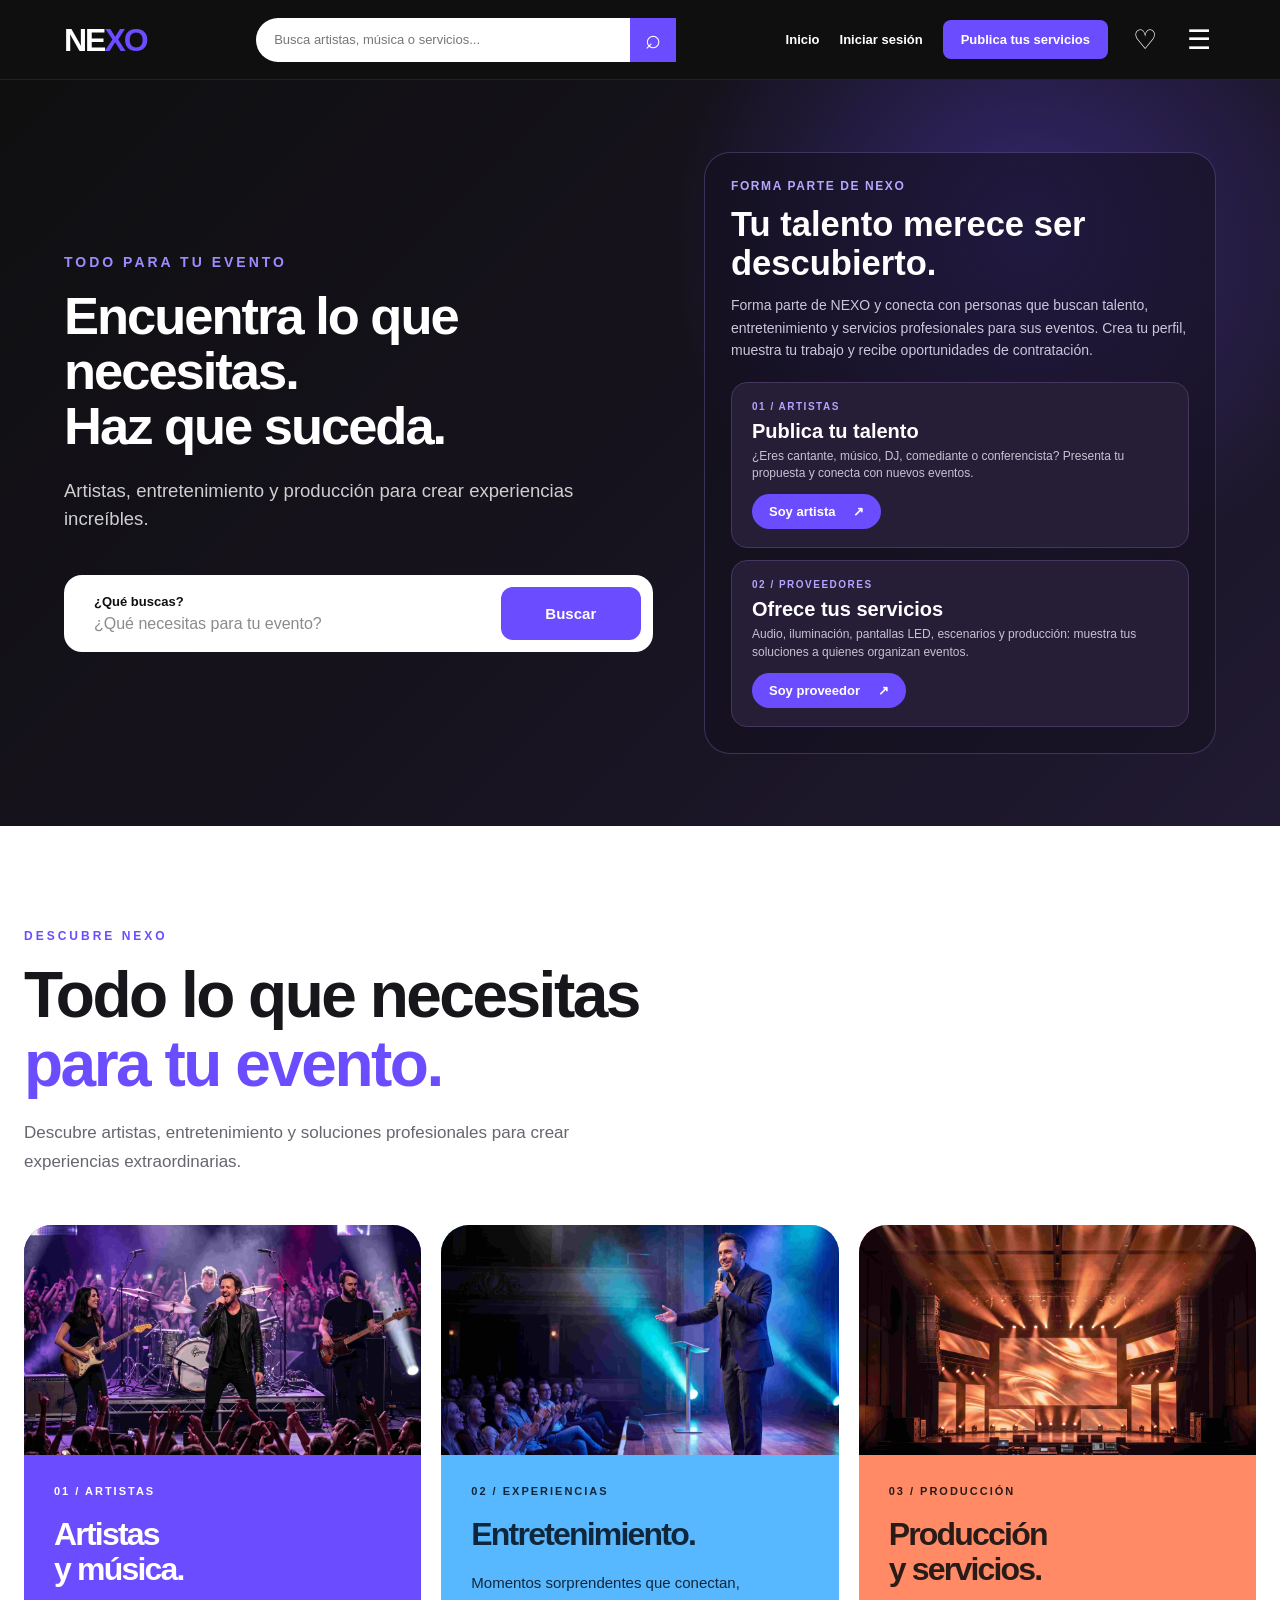
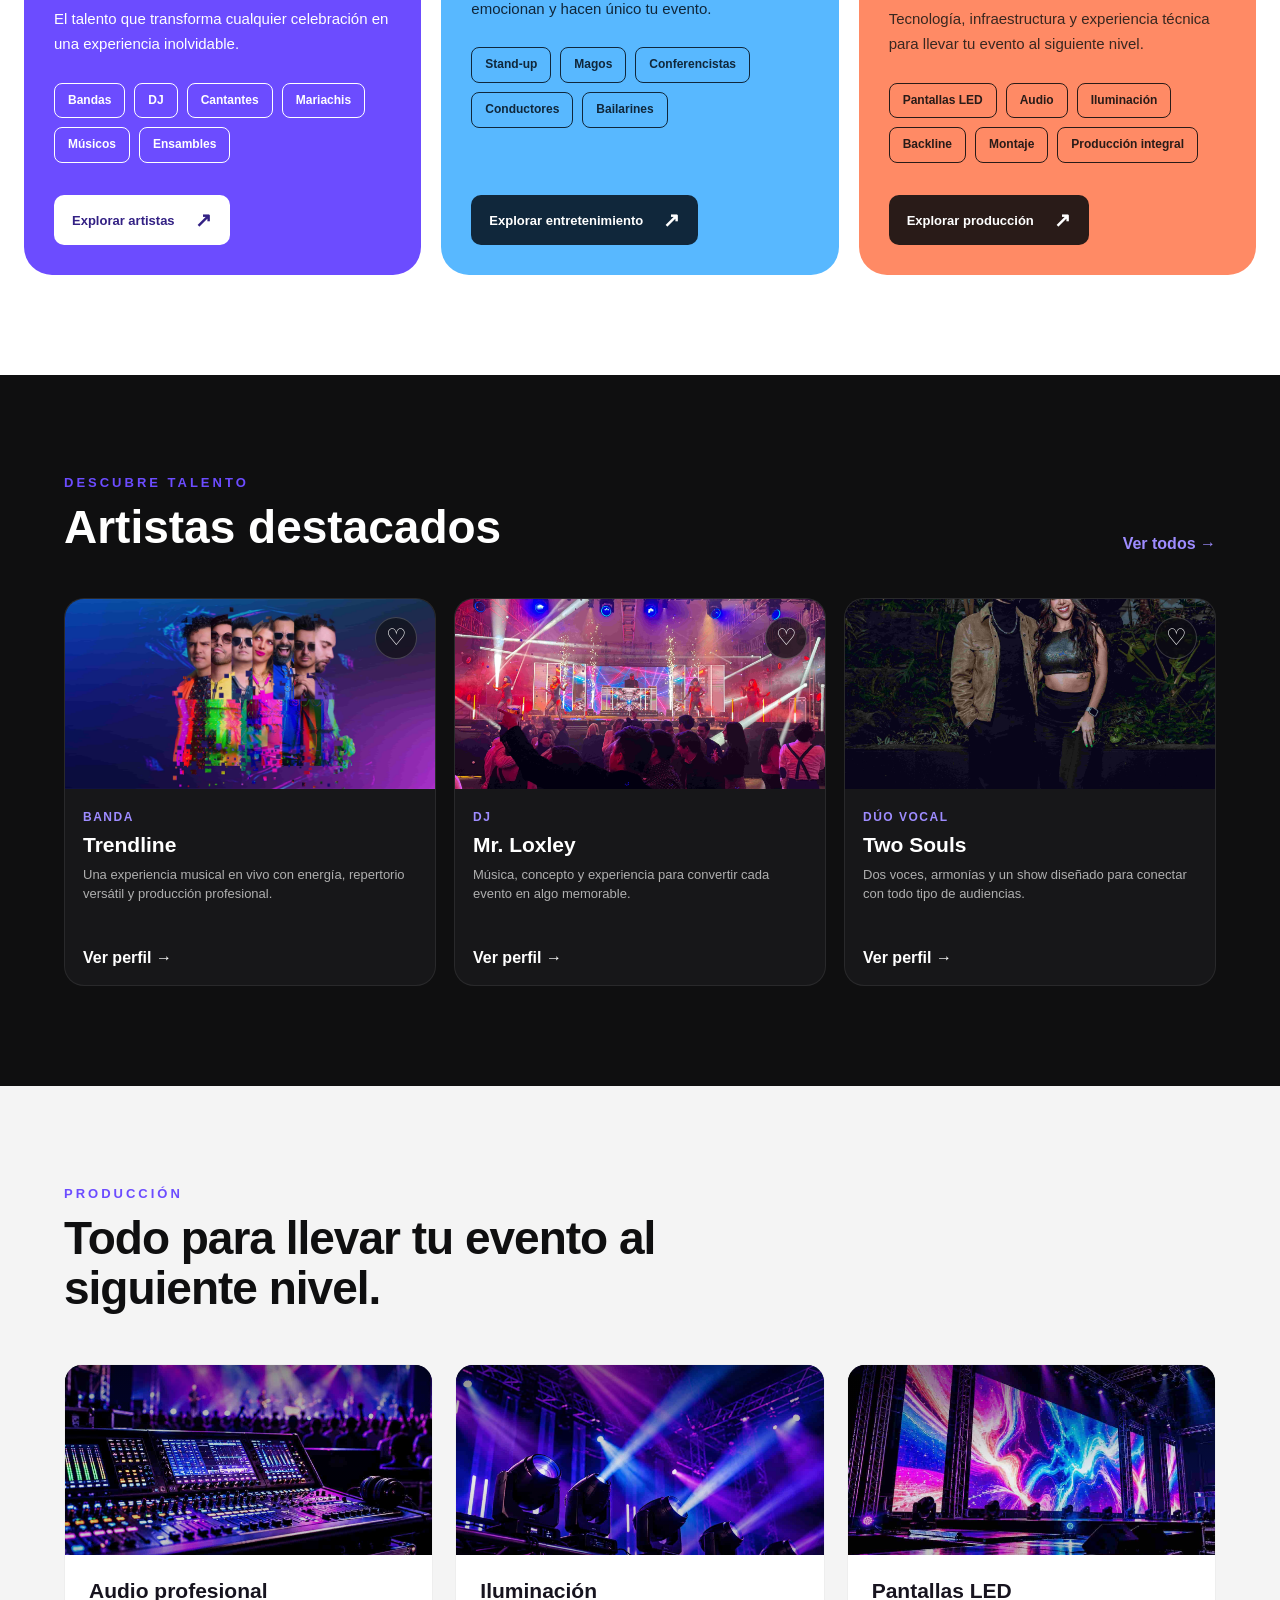
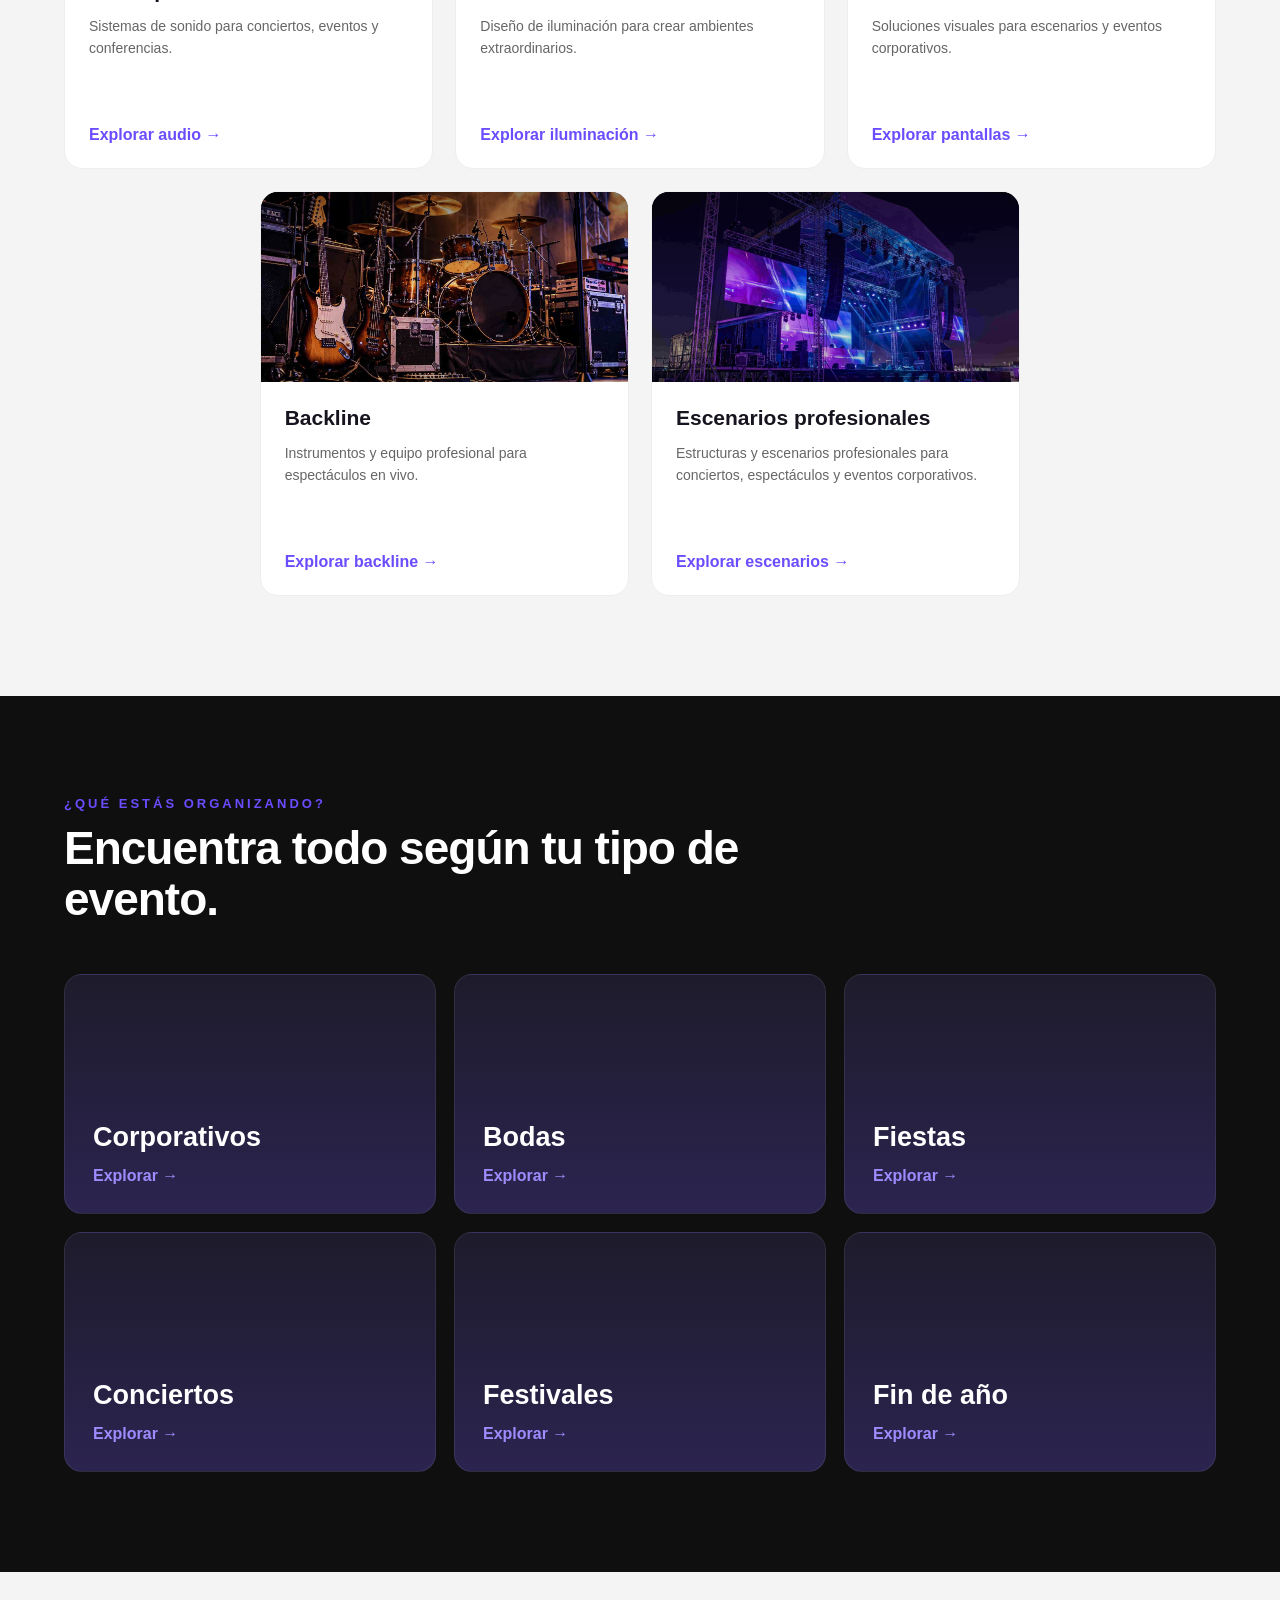
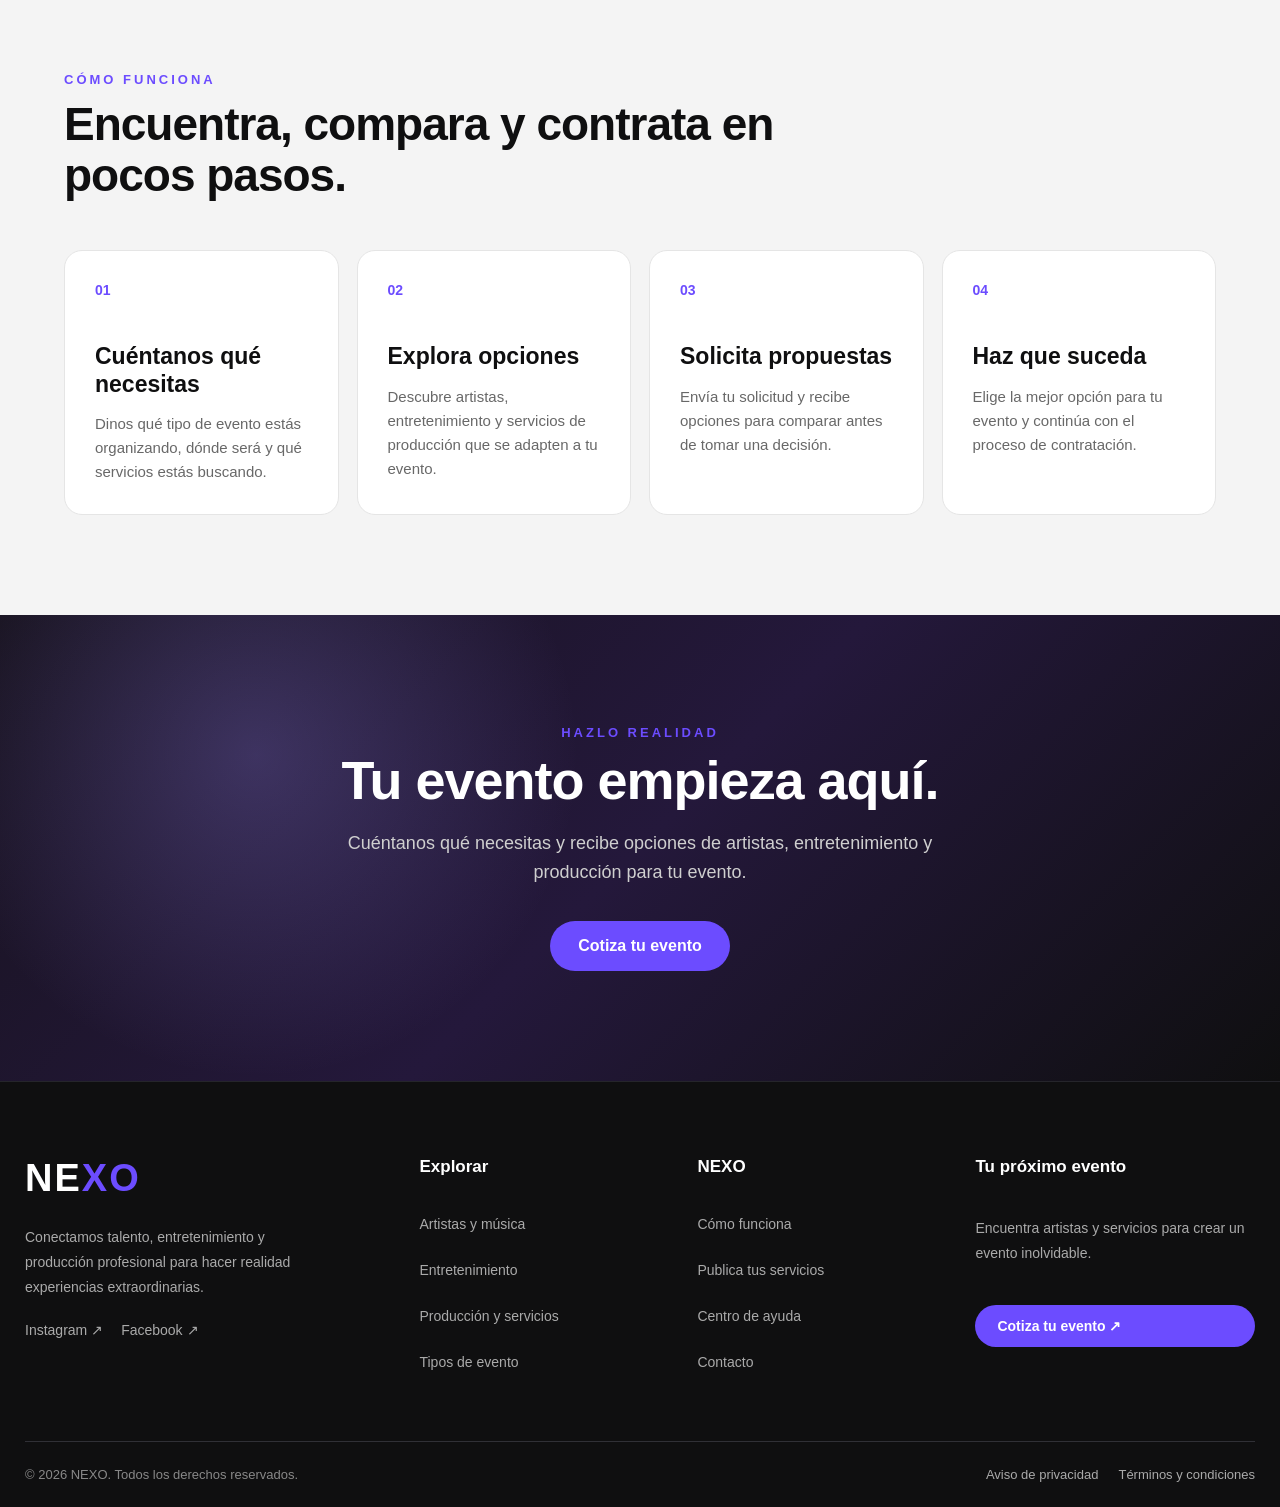
<file: index.html>
<!DOCTYPE html>
<html lang="es">

<head>
    <meta charset="UTF-8">
    <meta name="viewport" content="width=device-width, initial-scale=1.0">

    <title>NEXO | Todo para tu evento</title>

    <link rel="stylesheet" href="estilos.css">

    <style>
        /* Autocompletado único de NEXO: aislado de los botones generales */
        .nexo-header { position: sticky; top: 0; z-index: 1000; overflow: visible; }
        .nexo-header-buscador,
        .campo-busqueda.nexo-autocomplete-contenedor {
            position: relative;
            overflow: visible;
        }
        .nexo-header-buscador { z-index: 101; }
        .nexo-autocomplete-lista {
            position: absolute;
            top: calc(100% + 8px);
            left: 0;
            width: 100%;
            min-width: min(260px, 90vw);
            max-height: 340px;
            overflow-y: auto;
            overflow-x: hidden;
            z-index: 10000;
            box-sizing: border-box;
            padding: 7px;
            background: #fff;
            border: 1px solid #e9e6f5;
            border-radius: 14px;
            box-shadow: 0 18px 45px rgba(0, 0, 0, .18);
        }
        .nexo-autocomplete-lista[hidden] { display: none !important; }
        /* Especificidad alta para neutralizar reglas de botones del header y hero */
        form.nexo-header-buscador .nexo-autocomplete-lista button.nexo-autocomplete-opcion,
        form.nexo-header-buscador .nexo-autocomplete-lista button.nexo-autocomplete-todos,
        form.buscador .nexo-autocomplete-lista button.nexo-autocomplete-opcion,
        form.buscador .nexo-autocomplete-lista button.nexo-autocomplete-todos {
            display: flex !important;
            flex-direction: column !important;
            justify-content: center !important;
            align-items: flex-start !important;
            gap: 4px !important;
            width: 100% !important;
            min-width: 0 !important;
            height: auto !important;
            min-height: 48px !important;
            margin: 0 !important;
            padding: 10px 13px !important;
            background: #fff !important;
            color: #0f0f10 !important;
            border: 0 !important;
            border-radius: 8px !important;
            box-shadow: none !important;
            font-family: inherit !important;
            font-size: 14px !important;
            font-weight: 600 !important;
            line-height: 1.35 !important;
            text-align: left !important;
            white-space: normal !important;
            letter-spacing: normal !important;
            text-transform: none !important;
            transform: none !important;
            cursor: pointer;
        }
        form.nexo-header-buscador .nexo-autocomplete-lista button:hover,
        form.buscador .nexo-autocomplete-lista button:hover,
        form.nexo-header-buscador .nexo-autocomplete-lista button:focus-visible,
        form.buscador .nexo-autocomplete-lista button:focus-visible {
            background: #f2efff !important;
            color: #6c4cff !important;
        }
        .nexo-autocomplete-opcion span {
            display: block;
            color: inherit !important;
            font-size: 14px !important;
            font-weight: 700 !important;
            line-height: 1.35 !important;
        }
        .nexo-autocomplete-opcion small {
            display: block;
            color: #777 !important;
            font-size: 12px !important;
            font-weight: 400 !important;
            line-height: 1.35 !important;
        }
        form.nexo-header-buscador .nexo-autocomplete-lista button.nexo-autocomplete-todos,
        form.buscador .nexo-autocomplete-lista button.nexo-autocomplete-todos {
            margin-top: 5px !important;
            border-top: 1px solid #eee !important;
            color: #6c4cff !important;
        }
        @media (max-width: 768px) {
            .nexo-autocomplete-lista { max-height: 300px; }
        }
    </style>
	
	<style>
.nexo-produccion-grid {
    display: grid;
    grid-template-columns: repeat(3, minmax(0, 1fr));
    gap: 22px;
}

.nexo-produccion-card {
    padding: 0 !important;
    overflow: hidden;
    border-radius: 18px;
    background: #fff;
    border: 1px solid #eee;
    transition: transform .3s ease, box-shadow .3s ease;
}

.nexo-produccion-card:hover {
    transform: translateY(-7px);
    box-shadow: 0 20px 40px rgba(25, 15, 65, .13);
}

.nexo-produccion-foto {
    height: 190px;
    padding: 18px;
    display: flex;
    align-items: flex-start;
    background-color: #201c31;
    background-size: cover;
    background-position: center;
    position: relative;
}

.nexo-produccion-foto::before {
    content: "";
    position: absolute;
    inset: 0;
    background: linear-gradient(
        180deg,
        rgba(0,0,0,.48),
        rgba(0,0,0,.05) 55%,
        rgba(0,0,0,.25)
    );
}

.nexo-produccion-foto span {
    position: relative;
    z-index: 1;
    color: white;
    font-size: 12px;
    font-weight: 800;
    letter-spacing: 1px;
}

.nexo-foto-audio {
    background-image: url("assets/images/produccion-audio.jpg");
}

.nexo-foto-iluminacion {
    background-image: url("assets/images/produccion-iluminacion.jpg");
}

.nexo-foto-led {
    background-image: url("assets/images/produccion-led.jpg");
}

.nexo-foto-backline {
    background-image: url("assets/images/produccion-backline.jpg");
}
.nexo-foto-escenarios { background-image: url("assets/images/produccion-escenarios.jpg"); }

.nexo-produccion-info {
    padding: 24px;
}

.nexo-produccion-info h3 {
    margin: 0 0 12px;
    font-size: 21px;
    color: #17141f;
}

.nexo-produccion-info p {
    min-height: 72px;
    color: #666;
    font-size: 14px;
    line-height: 1.6;
}

.nexo-produccion-info a {
    display: inline-block;
    margin-top: 14px;
    color: #6c4cff;
    font-weight: 700;
    text-decoration: none;
}

.nexo-produccion-info a:hover {
    text-decoration: underline;
}

@media (max-width: 1000px) {
    .nexo-produccion-grid {
        grid-template-columns: repeat(2, minmax(0, 1fr));
    }
}

@media (max-width: 600px) {
    .nexo-produccion-grid {
        grid-template-columns: 1fr;
    }
}
		
		/* =====================================
   FOOTER NEXO - ANDREAS ZANETTI
===================================== */

.nexo-footer {
    background: #0F0F10;
    color: #FFFFFF;
    padding: 75px 25px 25px;
}

.nexo-footer-contenedor {
    max-width: 1250px;
    margin: 0 auto;
}

.nexo-footer-grid {
    display: grid;
    grid-template-columns: 1.5fr 1fr 1fr 1.2fr;
    gap: 45px;
    align-items: start;
}

.nexo-footer-logo {
    display: inline-block;
    color: #FFFFFF;
    font-size: 38px;
    font-weight: 900;
    text-decoration: none;
    margin-bottom: 25px;
}

.nexo-footer-logo span {
    color: #6C4CFF;
}

.nexo-footer-marca p,
.nexo-footer-columna p {
    color: #AAAAAA;
    font-size: 14px;
    line-height: 1.8;
    margin-bottom: 15px;
}

.nexo-footer-columna h3 {
    color: #FFFFFF;
    font-size: 17px;
    font-weight: 700;
    margin-bottom: 25px;
}

.nexo-footer-columna > a {
    display: block;
    color: #AAAAAA;
    font-size: 14px;
    text-decoration: none;
    margin-bottom: 16px;
    transition: color 0.2s;
}

.nexo-footer-columna > a:hover,
.nexo-footer-redes a:hover {
    color: #6C4CFF;
}

.nexo-footer-redes {
    display: flex;
    flex-wrap: wrap;
    gap: 18px;
}

.nexo-footer-redes a {
    color: #AAAAAA;
    font-size: 14px;
    text-decoration: none;
}

.nexo-footer-columna > .nexo-footer-boton {
    display: inline-block;
    background: #6C4CFF;
    color: #FFFFFF;
    padding: 13px 22px;
    border-radius: 30px;
    font-weight: 700;
    margin-top: 10px;
}

.nexo-footer-columna > .nexo-footer-boton:hover {
    background: #5637e8;
    color: #FFFFFF;
}

.nexo-footer-inferior {
    display: flex;
    justify-content: space-between;
    align-items: center;
    gap: 20px;
    border-top: 1px solid #303036;
    margin-top: 55px;
    padding-top: 25px;
}

.nexo-footer-inferior p {
    color: #888888;
    font-size: 13px;
}

.nexo-footer-inferior > div {
    display: flex;
    flex-wrap: wrap;
    gap: 20px;
}

.nexo-footer-inferior a {
    color: #AAAAAA;
    font-size: 13px;
    text-decoration: none;
}

.nexo-footer-inferior a:hover {
    color: #6C4CFF;
}

/* RESPONSIVE */

@media (max-width: 900px) {
    .nexo-footer-grid {
        grid-template-columns: repeat(2, minmax(0, 1fr));
        gap: 35px;
    }
}

@media (max-width: 600px) {
    .nexo-footer {
        padding: 50px 20px 25px;
    }

    .nexo-footer-grid {
        grid-template-columns: 1fr;
        gap: 30px;
    }

    .nexo-footer-inferior {
        flex-direction: column;
        align-items: flex-start;
    }
}
</style>
	
	<style>
/* =====================================
   NEXO — BUSCADOR POR CATEGORÍAS
===================================== */

.campo-busqueda {
    position: relative;
}

.nexo-filtros-buscador {
    position: absolute;
    top: calc(100% + 10px);
    left: 0;
    width: 100%;
    min-width: min(350px, 90vw);
    max-height: min(440px, 65vh);
    overflow-y: auto;
    background: #FFFFFF;
    border: 1px solid #E9E6F5;
    border-radius: 16px;
    padding: 18px;
    box-shadow: 0 15px 40px rgba(0,0,0,0.15);
    z-index: 10000;
    box-sizing: border-box;
}

.nexo-filtros-buscador[hidden] {
    display: none !important;
}

/* CONTENEDOR DE OPCIONES */

#nexo-filtros-opciones {
    display: flex;
    flex-wrap: wrap;
    gap: 10px;
}

/* BURBUJAS */

.buscador .nexo-filtro-burbuja {
    display: inline-flex;
    align-items: center;
    justify-content: center;
    width: auto;
    height: auto;
    min-height: 38px;
    padding: 9px 15px;
    border: 1px solid #E6E0FF;
    border-radius: 25px;
    background: #F5F2FF;
    color: #6C4CFF;
    font-family: inherit;
    font-size: 13px;
    font-weight: 600;
    line-height: 1.3;
    text-align: center;
    cursor: pointer;
    transition: all 0.2s ease;
}

.buscador .nexo-filtro-burbuja:hover,
.buscador .nexo-filtro-burbuja:focus-visible {
    background: #6C4CFF;
    color: #FFFFFF;
    border-color: #6C4CFF;
    transform: none;
}

/* BOTÓN PARA REGRESAR */

.buscador .nexo-filtro-volver {
    width: 100%;
    height: auto;
    margin-bottom: 12px;
    padding: 8px 0;
    border: none;
    background: transparent;
    color: #6C4CFF;
    font-size: 13px;
    font-weight: 700;
    text-align: left;
    cursor: pointer;
}

/* VERSIÓN MÓVIL */

@media (max-width: 600px) {
    .nexo-filtros-buscador {
        min-width: 0;
        width: 100%;
        padding: 14px;
    }

    .buscador .nexo-filtro-burbuja {
        font-size: 12px;
        padding: 8px 12px;
    }
}
</style>

</head>

<body>

    <!-- =========================================
         HEADER PRINCIPAL
    ========================================= -->

    <header class="header nexo-header">

        <a href="index.html" class="nexo-logo">
            <span class="logo-ne">NE</span><span class="logo-xo">XO</span>
        </a>

        <!-- BUSCADOR DEL HEADER -->

        <form
            class="nexo-header-buscador"
            data-nexo-autocomplete
            action="pages/explorar.html"
            method="get"
        >

            <input
                type="search"
                id="nexo-header-search"
                name="q"
                autocomplete="off"
                placeholder="Busca artistas, música o servicios..."
                aria-label="Buscar servicios"
                required
            >

            <button type="submit" aria-label="Buscar">
                ⌕
            </button>

        </form>


        <div class="nexo-header-acciones">

            <a href="index.html" class="nexo-login nexo-inicio">Inicio</a>

            <a href="pages/login.html" class="nexo-login">
                Iniciar sesión
            </a>

            <a href="pages/proveedores.html" class="nexo-publicar">
                Publica tus servicios
            </a>

            <button
                type="button"
                class="nexo-icono"
                aria-label="Favoritos"
            >
                ♡
            </button>

            <button
                type="button"
                class="nexo-menu-boton"
                id="nexo-menu-boton"
                aria-label="Abrir menú"
                aria-expanded="false"
                aria-controls="nexo-menu"
            >
                ☰
            </button>

        </div>

    </header>


    <!-- =========================================
         MENÚ DESPLEGABLE
    ========================================= -->

    <nav
        class="nexo-menu-panel"
        id="nexo-menu"
        aria-label="Menú principal"
        hidden
    >

        <div class="nexo-menu-contenido">

            <h2>Explora NEXO</h2>

            <a href="pages/artistas.html">
                Artistas y música
            </a>

            <a href="pages/explorar.html?categoria=entretenimiento">
                Entretenimiento
            </a>

            <a href="pages/explorar.html?q=conferencistas">
                Conferencistas y conductores
            </a>

            <a href="pages/produccion.html">
                Producción y servicios para eventos
            </a>

            <hr>

            <a href="index.html">Inicio</a>

            <a href="pages/explorar.html">Explorar</a>

            <a href="pages/eventos.html">Tipos de evento</a>

            <a href="pages/como-funciona.html">Cómo funciona</a>

            <a href="pages/proveedores.html">Publica tus servicios</a>

            <a href="pages/login.html">Iniciar sesión</a>

            <a
                href="pages/cotizar.html"
                class="nexo-menu-cotizar"
            >
                Cotiza tu evento
            </a>

        </div>

    </nav>


    <!-- =========================================
         HERO PRINCIPAL
    ========================================= -->

    <section class="hero nexo-hero-integrado">
        <div class="hero-contenido nexo-hero-grid">
            <div class="nexo-hero-izquierda">

            <p class="hero-etiqueta">
                TODO PARA TU EVENTO
            </p>

            <h1>
                Encuentra lo que necesitas.<br>
                Haz que suceda.
            </h1>

            <p class="hero-texto">
                Artistas, entretenimiento y producción
                para crear experiencias increíbles.
            </p>


            <!-- BUSCADOR PRINCIPAL -->

            <form
                class="buscador"
                data-nexo-autocomplete
                action="pages/explorar.html"
                method="get"
            >

                <div class="campo-busqueda">
					<div class="nexo-filtros-buscador" id="nexo-filtros-buscador" hidden>

    <div id="nexo-filtros-opciones"></div>

</div>

                    <label for="busqueda-servicio">
                        ¿Qué buscas?
                    </label>

                    <input
                        id="busqueda-servicio"
                        type="search"
                        name="q"
                        placeholder="¿Qué necesitas para tu evento?"
                        autocomplete="off"
                        required
                    >

                </div>


                <button type="submit">
                    Buscar
                </button>

            </form>

                    </div>
            <aside class="nexo-hero-derecha" aria-labelledby="nexo-unete-titulo">

        <p class="seccion-etiqueta">FORMA PARTE DE NEXO</p>
        <h2 id="nexo-unete-titulo">Tu talento merece ser descubierto.</h2>
        <p class="nexo-unete-intro">Forma parte de NEXO y conecta con personas que buscan talento, entretenimiento y servicios profesionales para sus eventos. Crea tu perfil, muestra tu trabajo y recibe oportunidades de contratación.</p>
        <div class="nexo-unete-grid">
          <article class="nexo-unete-card">
            <span>01 / ARTISTAS</span><h3>Publica tu talento</h3>
            <p>¿Eres cantante, músico, DJ, comediante o conferencista? Presenta tu propuesta y conecta con nuevos eventos.</p>
            <a href="pages/registro.html?tipo=artista">Soy artista <span aria-hidden="true">↗</span></a>
          </article>
          <article class="nexo-unete-card">
            <span>02 / PROVEEDORES</span><h3>Ofrece tus servicios</h3>
            <p>Audio, iluminación, pantallas LED, escenarios y producción: muestra tus soluciones a quienes organizan eventos.</p>
            <a href="pages/registro.html?tipo=proveedor">Soy proveedor <span aria-hidden="true">↗</span></a>
          </article>
        </div>
                  </aside>
        </div>
    </section>


    <!-- =========================================
         SERVICIOS NEXO
    ========================================= -->

    <section class="nexo-servicios">

        <div class="nexo-servicios-contenedor">

            <div class="nexo-servicios-encabezado">

                <span class="nexo-servicios-etiqueta">
                    DESCUBRE NEXO
                </span>

                <h2>
                    Todo lo que necesitas<br>
                    <span>para tu evento.</span>
                </h2>

                <p>
                    Descubre artistas, entretenimiento y soluciones
                    profesionales para crear experiencias extraordinarias.
                </p>

            </div>


            <div class="nexo-servicios-grid">

                <!-- =================================
                     01 — ARTISTAS Y MÚSICA
                ================================= -->

                <article class="nexo-servicio-card nexo-servicio-musica">

                    <div class="nexo-servicio-info">

                        <span class="nexo-servicio-numero">
                            01 / ARTISTAS
                        </span>

                        <h3>
                            Artistas<br>
                            y música.
                        </h3>

                        <p>
                            El talento que transforma cualquier
                            celebración en una experiencia inolvidable.
                        </p>

                        <div class="nexo-servicio-lista">

                            <a href="pages/explorar.html?q=bandas">
                                Bandas
                            </a>

                            <a href="pages/explorar.html?q=dj">
                                DJ
                            </a>

                            <a href="pages/explorar.html?q=cantantes">
                                Cantantes
                            </a>

                            <a href="pages/explorar.html?q=mariachi">
                                Mariachis
                            </a>

                            <a href="pages/explorar.html?q=musicos">
                                Músicos
                            </a>

                            <a href="pages/explorar.html?q=ensambles">
                                Ensambles
                            </a>

                        </div>

                        <a
                            href="pages/artistas.html"
                            class="nexo-servicio-boton"
                        >
                            Explorar artistas
                            <span aria-hidden="true">↗</span>
                        </a>

                    </div>


                    <div class="nexo-servicio-imagen">

                        <img
                            src="assets/images/nexo-artistas.jpg"
                            alt="Banda musical durante un concierto"
                            loading="lazy"
                        >

                    </div>

                </article>


                <!-- =================================
                     02 — ENTRETENIMIENTO
                ================================= -->

                <article class="nexo-servicio-card nexo-servicio-entretenimiento">

                    <div class="nexo-servicio-imagen">

                        <img
                            src="assets/images/nexo-entretenimiento.jpg"
                            alt="Artista presentando un espectáculo en vivo"
                            loading="lazy"
                        >

                    </div>


                    <div class="nexo-servicio-info">

                        <span class="nexo-servicio-numero">
                            02 / EXPERIENCIAS
                        </span>

                        <h3>
                            Entretenimiento.
                        </h3>

                        <p>
                            Momentos sorprendentes que conectan,
                            emocionan y hacen único tu evento.
                        </p>

                        <div class="nexo-servicio-lista">

                            <a href="pages/explorar.html?q=stand-up">
                                Stand-up
                            </a>

                            <a href="pages/explorar.html?q=magos">
                                Magos
                            </a>

                            <a href="pages/explorar.html?q=conferencistas">
                                Conferencistas
                            </a>

                            <a href="pages/explorar.html?q=conductores">
                                Conductores
                            </a>

                            <a href="pages/explorar.html?q=bailarines">
                                Bailarines
                            </a>

                        </div>

                        <a
                            href="pages/explorar.html?categoria=entretenimiento"
                            class="nexo-servicio-boton"
                        >
                            Explorar entretenimiento
                            <span aria-hidden="true">↗</span>
                        </a>

                    </div>

                </article>


                <!-- =================================
                     03 — PRODUCCIÓN Y SERVICIOS
                ================================= -->

                <article class="nexo-servicio-card nexo-servicio-produccion">

                    <div class="nexo-servicio-info">

                        <span class="nexo-servicio-numero">
                            03 / PRODUCCIÓN
                        </span>

                        <h3>
                            Producción<br>
                            y servicios.
                        </h3>

                        <p>
                            Tecnología, infraestructura y experiencia
                            técnica para llevar tu evento al siguiente nivel.
                        </p>

                        <div class="nexo-servicio-lista">

                            <a href="pages/explorar.html?q=pantallas-led">
                                Pantallas LED
                            </a>

                            <a href="pages/explorar.html?q=audio">
                                Audio
                            </a>

                            <a href="pages/explorar.html?q=iluminacion">
                                Iluminación
                            </a>

                            <a href="pages/explorar.html?q=backline">
                                Backline
                            </a>

                            <a href="pages/explorar.html?q=montaje">
                                Montaje
                            </a>

                            <a href="pages/explorar.html?q=produccion-integral">
                                Producción integral
                            </a>

                        </div>

                        <a
                            href="pages/produccion.html"
                            class="nexo-servicio-boton"
                        >
                            Explorar producción
                            <span aria-hidden="true">↗</span>
                        </a>

                    </div>


                    <div class="nexo-servicio-imagen">

                        <img
                            src="assets/images/nexo-produccion.jpg"
                            alt="Escenario con pantallas LED e iluminación"
                            loading="lazy"
                        >

                    </div>

                </article>



            </div>

        </div>

    </section>


    <!-- =========================================
         ARTISTAS DESTACADOS
    ========================================= -->




    <section class="artistas-destacados">

        <div class="artistas-contenido">

            <div class="artistas-header">

                <div>

                    <p class="seccion-etiqueta">
                        DESCUBRE TALENTO
                    </p>

                    <h2>
                        Artistas destacados
                    </h2>

                </div>

                <a href="pages/artistas.html" class="ver-todos">
                    Ver todos →
                </a>

            </div>


            <div class="artistas-grid">

                <!-- TRENDLINE -->

                <article class="artista-card">

                    <div class="artista-imagen">

                        <img
                            src="assets/images/trendline.png"
                            alt="Trendline"
                        >

                        <button
                            type="button"
                            class="favorito"
                            aria-label="Agregar Trendline a favoritos"
                        >
                            ♡
                        </button>

                    </div>

                    <div class="artista-info">

                        <span class="artista-categoria">
                            BANDA
                        </span>

                        <h3>Trendline</h3>

                        <p>
                            Una experiencia musical en vivo con energía,
                            repertorio versátil y producción profesional.
                        </p>

                        <a href="pages/trendline.html">Ver perfil →</a>

                    </div>

                </article>


                <!-- MR. LOXLEY -->

                <article class="artista-card">

                    <div class="artista-imagen">

                        <img
                            src="assets/images/mr-loxley.jpg"
                            alt="Mr. Loxley"
                        >

                        <button
                            type="button"
                            class="favorito"
                            aria-label="Agregar Mr. Loxley a favoritos"
                        >
                            ♡
                        </button>

                    </div>

                    <div class="artista-info">

                        <span class="artista-categoria">
                            DJ
                        </span>

                        <h3>Mr. Loxley</h3>

                        <p>
                            Música, concepto y experiencia para convertir
                            cada evento en algo memorable.
                        </p>

                       <a href="pages/mr-loxley.html">Ver perfil →</a>

                    </div>

                </article>


                <!-- TWO SOULS -->

                <article class="artista-card">

                    <div class="artista-imagen">

                        <img
                            src="assets/images/two-souls.jpg"
                            alt="Two Souls"
                        >

                        <button
                            type="button"
                            class="favorito"
                            aria-label="Agregar Two Souls a favoritos"
                        >
                            ♡
                        </button>

                    </div>

                    <div class="artista-info">

                        <span class="artista-categoria">
                            DÚO VOCAL
                        </span>

                        <h3>Two Souls</h3>

                        <p>
                            Dos voces, armonías y un show diseñado
                            para conectar con todo tipo de audiencias.
                        </p>

                        <a href="pages/two-souls.html">Ver perfil →</a>

                    </div>

                </article>

            </div>

        </div>

    </section>


    <!-- =========================================
         PRODUCCIÓN
    ========================================= -->

    <section class="produccion">

        <div class="produccion-contenido">

            <div class="produccion-header">

                <p class="seccion-etiqueta">
                    PRODUCCIÓN
                </p>

                <h2>
                    Todo para llevar tu evento al siguiente nivel.
                </h2>

            </div>


           <div class="produccion-grid nexo-produccion-grid">

    <article class="produccion-card nexo-produccion-card">
        <div class="nexo-produccion-foto nexo-foto-audio">
        
        </div>
        <div class="nexo-produccion-info">
            <h3>Audio profesional</h3>
            <p>Sistemas de sonido para conciertos, eventos y conferencias.</p>
            <a href="pages/produccion.html?categoria=audio">
                Explorar audio →
            </a>
        </div>
    </article>

    <article class="produccion-card nexo-produccion-card">
        <div class="nexo-produccion-foto nexo-foto-iluminacion">
        </div>
        <div class="nexo-produccion-info">
            <h3>Iluminación</h3>
            <p>Diseño de iluminación para crear ambientes extraordinarios.</p>
            <a href="pages/produccion.html?categoria=iluminacion">
                Explorar iluminación →
            </a>
        </div>
    </article>

    <article class="produccion-card nexo-produccion-card">
        <div class="nexo-produccion-foto nexo-foto-led">
        </div>
        <div class="nexo-produccion-info">
            <h3>Pantallas LED</h3>
            <p>Soluciones visuales para escenarios y eventos corporativos.</p>
            <a href="pages/produccion.html?categoria=pantallas-led">
                Explorar pantallas →
            </a>
        </div>
    </article>

    <article class="produccion-card nexo-produccion-card">
        <div class="nexo-produccion-foto nexo-foto-backline">
        </div>
        <div class="nexo-produccion-info">
            <h3>Backline</h3>
            <p>Instrumentos y equipo profesional para espectáculos en vivo.</p>
            <a href="pages/produccion.html?categoria=backline">
                Explorar backline →
            </a>
        </div>
    </article>

    <article class="produccion-card nexo-produccion-card">
      <div class="nexo-produccion-foto nexo-foto-escenarios"></div>
      <div class="nexo-produccion-info">
        <h3>Escenarios profesionales</h3>
        <p>Estructuras y escenarios profesionales para conciertos, espectáculos y eventos corporativos.</p>
        <a href="pages/produccion.html?categoria=escenarios">Explorar escenarios →</a>
      </div>
    </article>

</div>

        </div>

    </section>


    <!-- =========================================
         TIPOS DE EVENTO
    ========================================= -->

    <section class="tipos-evento">

        <div class="tipos-evento-contenido">

            <div class="tipos-evento-header">

                <p class="seccion-etiqueta">
                    ¿QUÉ ESTÁS ORGANIZANDO?
                </p>

                <h2>
                    Encuentra todo según tu tipo de evento.
                </h2>

            </div>


            <div class="tipos-evento-grid">

                <article class="evento-card">
                    <h3>Corporativos</h3>
                    <a href="pages/eventos.html">Explorar →</a>
                </article>

                <article class="evento-card">
                    <h3>Bodas</h3>
                    <a href="pages/eventos.html">Explorar →</a>
                </article>

                <article class="evento-card">
                    <h3>Fiestas</h3>
                    <a href="pages/eventos.html">Explorar →</a>
                </article>

                <article class="evento-card">
                    <h3>Conciertos</h3>
                    <a href="pages/eventos.html">Explorar →</a>
                </article>

                <article class="evento-card">
                    <h3>Festivales</h3>
                    <a href="pages/eventos.html">Explorar →</a>
                </article>

                <article class="evento-card">
                    <h3>Fin de año</h3>
                    <a href="pages/eventos.html">Explorar →</a>
                </article>

            </div>

        </div>

    </section>


    <!-- =========================================
         CÓMO FUNCIONA
    ========================================= -->

    <section class="como-funciona">

        <div class="como-funciona-contenido">

            <div class="como-funciona-header">

                <p class="seccion-etiqueta">
                    CÓMO FUNCIONA
                </p>

                <h2>
                    Encuentra, compara y contrata en pocos pasos.
                </h2>

            </div>


            <div class="pasos-grid">

                <article class="paso-card">

                    <span class="paso-numero">01</span>

                    <h3>Cuéntanos qué necesitas</h3>

                    <p>
                        Dinos qué tipo de evento estás organizando,
                        dónde será y qué servicios estás buscando.
                    </p>

                </article>


                <article class="paso-card">

                    <span class="paso-numero">02</span>

                    <h3>Explora opciones</h3>

                    <p>
                        Descubre artistas, entretenimiento y servicios
                        de producción que se adapten a tu evento.
                    </p>

                </article>


                <article class="paso-card">

                    <span class="paso-numero">03</span>

                    <h3>Solicita propuestas</h3>

                    <p>
                        Envía tu solicitud y recibe opciones para
                        comparar antes de tomar una decisión.
                    </p>

                </article>


                <article class="paso-card">

                    <span class="paso-numero">04</span>

                    <h3>Haz que suceda</h3>

                    <p>
                        Elige la mejor opción para tu evento y continúa
                        con el proceso de contratación.
                    </p>

                </article>

            </div>

        </div>

    </section>


    <!-- =========================================
         LLAMADO A COTIZAR
    ========================================= -->

    <section class="cta-cotiza">

        <div class="cta-cotiza-contenido">

            <p class="seccion-etiqueta">
                HAZLO REALIDAD
            </p>

            <h2>
                Tu evento empieza aquí.
            </h2>

            <p>
                Cuéntanos qué necesitas y recibe opciones de artistas,
                entretenimiento y producción para tu evento.
            </p>

            <a href="pages/cotizar.html" class="cta-boton">
                Cotiza tu evento
            </a>

        </div>

    </section>


    <!-- =====================================
     FOOTER NEXO
===================================== -->

<footer class="nexo-footer">

    <div class="nexo-footer-contenedor">

        <div class="nexo-footer-grid">

            <!-- MARCA -->
            <div class="nexo-footer-marca">

                <a href="index.html" class="nexo-footer-logo">
                    NE<span>XO</span>
                </a>

                <p>
                    Conectamos talento, entretenimiento y
                    producción profesional para hacer
                    realidad experiencias extraordinarias.
                </p>

                <div class="nexo-footer-redes">
                    <a href="#" aria-label="Instagram">Instagram ↗</a>
                    <a href="#" aria-label="Facebook">Facebook ↗</a>
                </div>

            </div>

            <!-- EXPLORAR -->
            <div class="nexo-footer-columna">

                <h3>Explorar</h3>

                <a href="pages/artistas.html">Artistas y música</a>
                <a href="pages/explorar.html?categoria=entretenimiento">Entretenimiento</a>
                <a href="pages/produccion.html">Producción y servicios</a>
                <a href="pages/eventos.html">Tipos de evento</a>

            </div>

            <!-- NEXO -->
            <div class="nexo-footer-columna">

                <h3>NEXO</h3>

                <a href="pages/como-funciona.html">Cómo funciona</a>
                <a href="pages/proveedores.html">Publica tus servicios</a>
                <a href="pages/ayuda.html">Centro de ayuda</a>
                <a href="pages/contacto.html">Contacto</a>

            </div>

            <!-- CONTRATACIÓN -->
            <div class="nexo-footer-columna">

                <h3>Tu próximo evento</h3>

                <p>
                    Encuentra artistas y servicios
                    para crear un evento inolvidable.
                </p>

                <a href="pages/cotizar.html" class="nexo-footer-boton">
                    Cotiza tu evento ↗
                </a>

            </div>

        </div>

        <div class="nexo-footer-inferior">

            <p>© 2026 NEXO. Todos los derechos reservados.</p>

            <div>
                <a href="pages/privacidad.html">Aviso de privacidad</a>
                <a href="pages/terminos.html">Términos y condiciones</a>
            </div>

        </div>

    </div>

</footer>


    <!-- =========================================
         JAVASCRIPT PRINCIPAL
    ========================================= -->

    <script src="script.js"></script>
    <script>
    /* NEXO: clasificación compartida entre búsqueda visual y autocompletado */
    (() => {
      const talento = {
        "Cantantes y solistas": ["Solista femenino", "Solista masculino", "Dúos vocales", "Cantantes con banda", "Cantantes de música versátil"],
        "Bandas y grupos musicales": ["Grupos de covers", "Grupos versátiles", "Bandas de rock", "Grupos pop", "Bandas de música original", "Grupos de música regional"],
        "Música tradicional y ensambles": ["Mariachis", "Tríos románticos", "Norteños", "Bandas sinaloenses", "Rondallas", "Orquestas", "Big Bands", "Cuartetos", "Ensambles"],
        "Músicos e instrumental": ["Pianistas y tecladistas", "Violinistas", "Saxofonistas", "Guitarristas", "Bajistas", "Bateristas y percusionistas", "Trompetistas", "Flautistas", "Violonchelistas", "Arpistas", "Música clásica e instrumental"],
        "DJ y experiencias musicales": ["DJ para bodas", "DJ para eventos corporativos", "DJ para fiestas privadas", "DJ con performance", "Música electrónica", "Música versátil"],
        "Comedia y humor": ["Stand-up comedy", "Comediantes", "Improvisación", "Comedia musical", "Shows de humor"],
        "Magia y espectáculos": ["Magos", "Ilusionistas", "Mentalistas", "Hipnotistas", "Imitadores", "Shows temáticos"],
        "Danza y performance": ["Bailarines profesionales", "Compañías de danza", "Shows coreográficos", "Performance artístico", "Espectáculos circenses"],
        "Conferencistas": ["Motivacionales", "Empresariales", "Liderazgo", "Desarrollo personal", "Tecnología e innovación", "Bienestar"],
        "Conductores y presentadores": ["Maestros de ceremonias", "Conductoras", "Conductores", "Presentadores corporativos", "Animadores de eventos"],
        "Entretenimiento infantil": ["Shows infantiles", "Payasos", "Magos infantiles", "Personajes temáticos", "Cuentacuentos", "Animadores infantiles"],
        "Actores y talento escénico": ["Actrices", "Actores", "Talento para eventos", "Personajes caracterizados", "Teatro en vivo"]
      };
      const produccion = ["Audio profesional", "Iluminación profesional", "Pantallas LED", "Escenarios", "Backline", "Producción integral", "Montaje de escenarios"];
      const generos = ["Pop", "Rock", "Salsa", "Cumbia", "Regional mexicano", "Jazz", "Balada", "Versátil", "Electrónica", "Reggaetón", "Disco", "Clásica", "Norteño", "Banda", "Bolero"];
      const conGeneros = new Set(["Cantantes y solistas", "Bandas y grupos musicales", "Música tradicional y ensambles", "DJ y experiencias musicales"]);
      const artistas = [
        ["Trendline", "Bandas y grupos musicales"], ["Mr. Loxley", "DJ y experiencias musicales"],
        ["Two Souls", "Cantantes y solistas"], ["Andreas Zanetti", "Músicos e instrumental"],
        ["Michelle Rodríguez", "Comedia y humor"], ["Tr3mens", "Músicos e instrumental"],
        ["Percy", "Cantantes y solistas"]
      ];
      const normalizar = texto => texto.normalize('NFD').replace(/[\u0300-\u036f]/g, '').toLowerCase().trim();
      const catalogo = [...artistas, ...Object.entries(talento).flatMap(([categoria, opciones]) => [
        [categoria, 'Categoría de talento'], ...opciones.map(nombre => [nombre, categoria])
      ]), ...produccion.map(nombre => [nombre, 'Producción y servicios'])];
      const inputHero = document.getElementById('busqueda-servicio');
      const menu = document.getElementById('nexo-filtros-buscador');
      const opciones = document.getElementById('nexo-filtros-opciones');
      const heroForm = inputHero?.closest('form');
      let categoriaActual = '';
      let tipoActual = '';

      function render(etiquetas, onSelect, anterior) {
        if (!menu || !opciones) return;
        opciones.replaceChildren();
        menu.querySelectorAll('.nexo-filtro-volver').forEach(el => el.remove());
        if (anterior) {
          const volver = document.createElement('button');
          volver.type = 'button';
          volver.className = 'nexo-filtro-volver';
          volver.textContent = '← Volver';
          volver.addEventListener('click', anterior);
          opciones.before(volver);
        }
        etiquetas.forEach(etiqueta => {
          const boton = document.createElement('button');
          boton.type = 'button';
          boton.className = 'nexo-filtro-burbuja';
          boton.textContent = etiqueta;
          boton.addEventListener('click', () => onSelect(etiqueta));
          opciones.appendChild(boton);
        });
        menu.hidden = false;
        inputHero?.setAttribute('aria-expanded', 'true');
      }
      function categorias() {
        render([...Object.keys(talento), 'Producción y servicios'], elegirCategoria, null);
      }
      function elegirCategoria(categoria) {
        categoriaActual = categoria;
        render(categoria === 'Producción y servicios' ? produccion : talento[categoria], elegirTipo, categorias);
      }
      function elegirTipo(tipo) {
        tipoActual = tipo;
        if (conGeneros.has(categoriaActual)) {
          render(['Todos los géneros', ...generos], elegirGenero, () => elegirCategoria(categoriaActual));
        } else {
          completar(tipo);
        }
      }
      function elegirGenero(genero) {
        completar(genero === 'Todos los géneros' ? tipoActual : `${tipoActual} ${genero}`);
      }
      function completar(valor) {
        if (!inputHero || !menu) return;
        inputHero.value = valor;
        menu.hidden = true;
        inputHero.setAttribute('aria-expanded', 'false');
        inputHero.dispatchEvent(new Event('nexo:seleccion', {bubbles:true}));
      }
      if (inputHero && menu && opciones) {
        inputHero.setAttribute('aria-haspopup', 'dialog');
        inputHero.setAttribute('aria-controls', 'nexo-filtros-buscador');
        inputHero.addEventListener('focus', () => { if (!inputHero.value.trim()) categorias(); });
        inputHero.addEventListener('click', () => { if (!inputHero.value.trim()) categorias(); });
        inputHero.addEventListener('input', () => {
          menu.hidden = true;
          inputHero.setAttribute('aria-expanded', 'false');
        });
        inputHero.addEventListener('keydown', e => {
          if (e.key === 'Escape') { menu.hidden = true; inputHero.setAttribute('aria-expanded','false'); }
        });
        document.addEventListener('click', e => {
          if (!menu.contains(e.target) && e.target !== inputHero) {
            menu.hidden = true;
            inputHero.setAttribute('aria-expanded','false');
          }
        });
        heroForm?.addEventListener('submit', () => { menu.hidden = true; });
      }
      document.querySelectorAll('form[data-nexo-autocomplete]').forEach((form, index) => {
        const input = form.querySelector('input[name="q"]');
        if (!input) return;
        const contenedor = input.closest('.campo-busqueda') || form;
        contenedor.classList.add('nexo-autocomplete-contenedor');
        const lista = document.createElement('div');
        lista.className = 'nexo-autocomplete-lista';
        lista.id = `nexo-autocomplete-${index}`;
        lista.setAttribute('role','listbox');
        lista.hidden = true;
        contenedor.appendChild(lista);
        // El HEADER y el HOME comparten sugerencias, pero el HOME conserva las burbujas al estar vacío.
        if (input !== inputHero) input.setAttribute('aria-controls',lista.id);
        function cerrarLista() { lista.hidden = true; lista.replaceChildren(); if (input !== inputHero) input.setAttribute('aria-expanded','false'); }
        function sugerir() {
          const consulta = normalizar(input.value);
          lista.replaceChildren();
          if (!consulta) { cerrarLista(); return; }
          if (input === inputHero) { menu.hidden = true; inputHero.setAttribute('aria-expanded','false'); }
          const coincidencias = catalogo.filter(([nombre, categoria]) =>
            normalizar(nombre).includes(consulta) || normalizar(categoria).includes(consulta)
          ).sort((a,b) => {
            const score = item => { const nombre = normalizar(item[0]); return nombre === consulta ? 0 : nombre.startsWith(consulta) ? 1 : nombre.includes(consulta) ? 2 : 3; };
            return score(a) - score(b);
          }).slice(0,7);
          coincidencias.forEach(([nombre, categoria]) => {
            const boton = document.createElement('button');
            boton.type = 'button'; boton.className = 'nexo-autocomplete-opcion'; boton.setAttribute('role','option');
            const principal = document.createElement('span'); principal.textContent = nombre;
            const detalle = document.createElement('small'); detalle.textContent = categoria;
            boton.append(principal, detalle);
            boton.addEventListener('click', () => { input.value = nombre; cerrarLista(); form.requestSubmit(); });
            lista.appendChild(boton);
          });
          const todos = document.createElement('button');
          todos.type = 'button'; todos.className = 'nexo-autocomplete-todos';
          todos.textContent = `Ver resultados para “${input.value.trim()}” →`;
          todos.addEventListener('click', () => { cerrarLista(); form.requestSubmit(); });
          lista.appendChild(todos);
          lista.hidden = false;
          input.setAttribute('aria-expanded','true');
        }
        input.addEventListener('input', sugerir);
        input.addEventListener('focus', sugerir);
        input.addEventListener('keydown', e => { if (e.key === 'Escape') cerrarLista(); });
        document.addEventListener('click', e => { if (!contenedor.contains(e.target)) cerrarLista(); });
        if (input === inputHero) input.addEventListener('nexo:seleccion', cerrarLista);
      });
    })();
    </script>

</body>

</html>
</file>
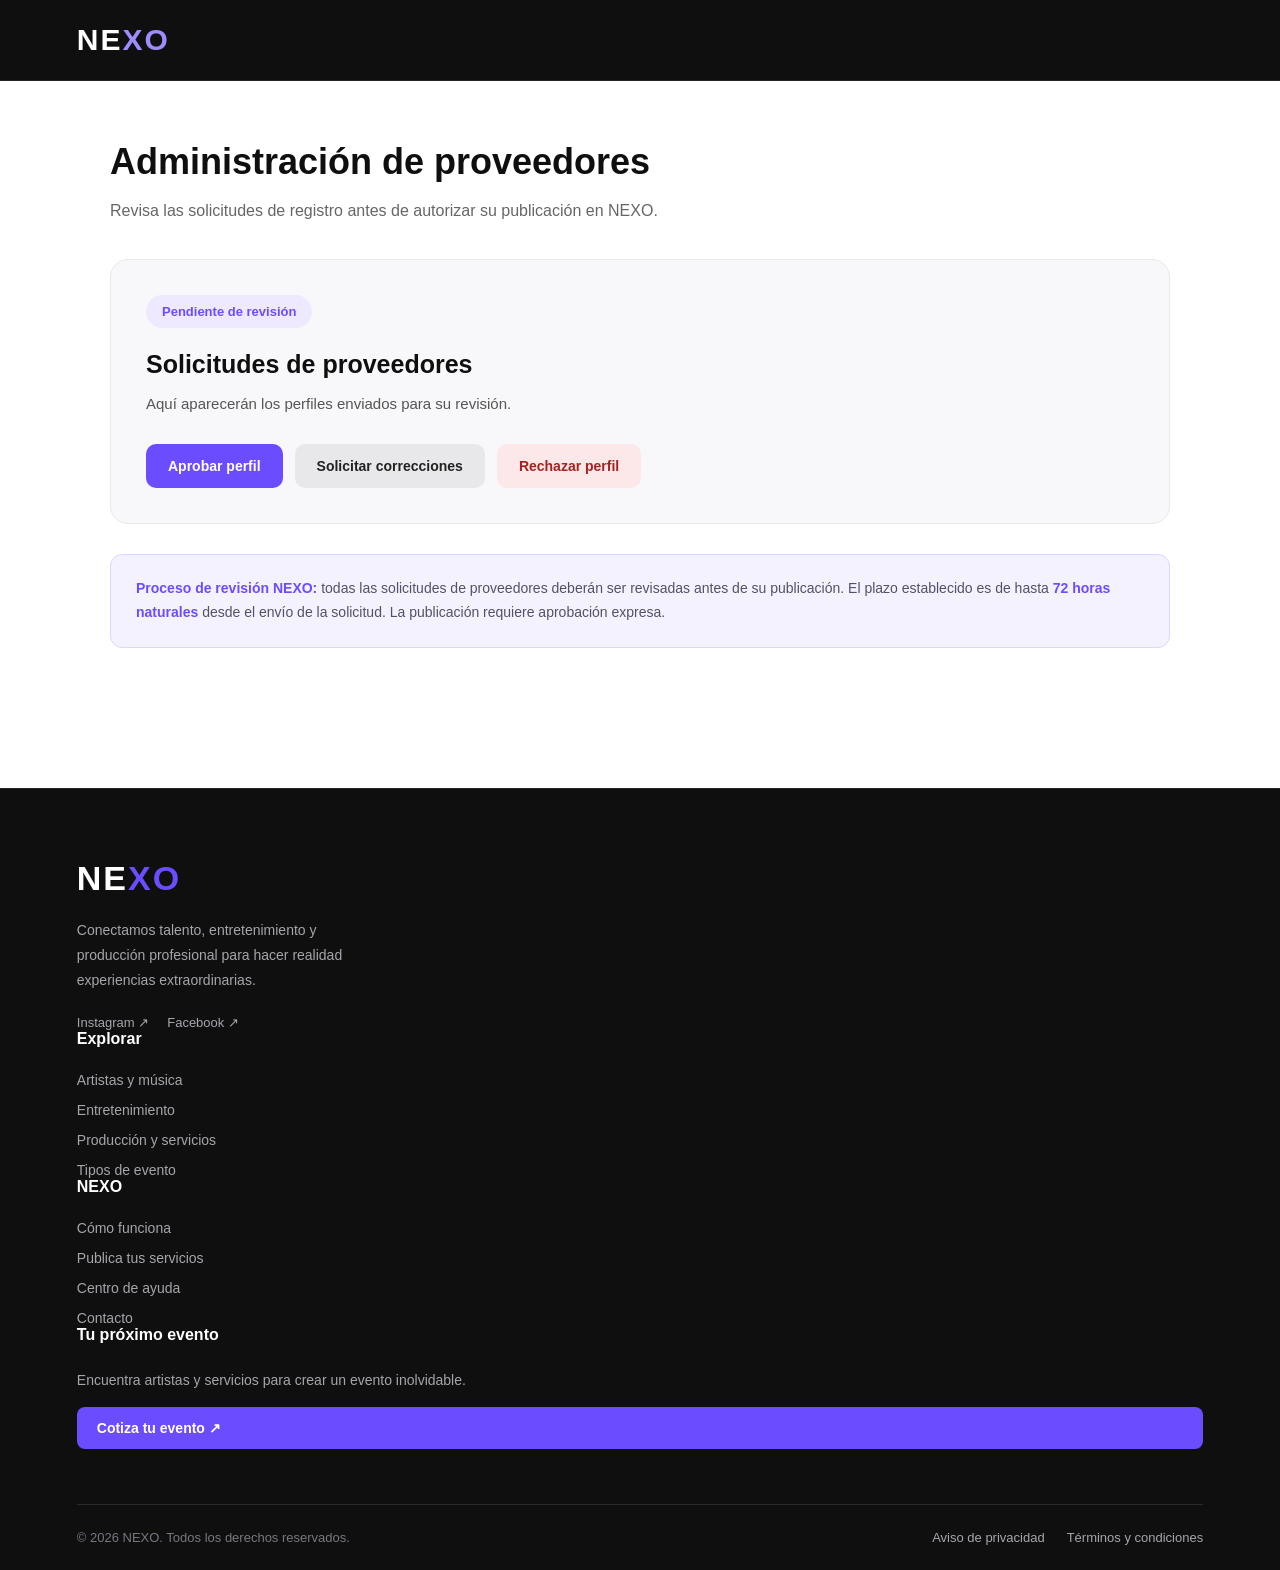
<file: pages/admin-proveedores.html>
<!DOCTYPE html>
<html lang="es">

<head>
    <meta charset="UTF-8">
    <meta name="viewport" content="width=device-width, initial-scale=1.0">

    <title>Administración de proveedores | NEXO</title>

    <link rel="stylesheet" href="../estilos.css">

    <style>
        /* =========================================
           CONFIGURACIÓN GENERAL
        ========================================= */

        body {
            margin: 0;
            background: #FFFFFF !important;
            color: #0F0F10;
            font-family: Arial, Helvetica, sans-serif;
        }

        /* =========================================
           ENCABEZADO Y LOGOTIPO
        ========================================= */

        .admin-header {
            background: #0F0F10;
            padding: 22px 6%;
            border-bottom: 1px solid #252529;
        }

        .admin-logo {
            display: inline-block;
            color: #FFFFFF !important;
            text-decoration: none;
            font-size: 30px;
            font-weight: 900;
            letter-spacing: 2px;
            line-height: 1.2;
        }

        .admin-logo span {
            color: #9E8CFF !important;
        }

        /* =========================================
           CONTENEDOR
        ========================================= */

        .admin-contenedor {
            max-width: 1100px;
            margin: 60px auto;
            padding: 0 20px 80px;
        }

        /* =========================================
           ENCABEZADO DE PÁGINA
        ========================================= */

        .admin-encabezado {
            margin-bottom: 35px;
        }

        .admin-encabezado h1 {
            color: #0F0F10;
            font-size: 36px;
            margin: 0 0 15px;
            font-weight: 800;
        }

        .admin-encabezado p {
            color: #666666;
            font-size: 16px;
            line-height: 1.6;
            margin: 0;
        }

        /* =========================================
           TARJETAS
        ========================================= */

        .admin-tarjeta {
            background: #F8F8FA;
            border: 1px solid #E8E8ED;
            border-radius: 18px;
            padding: 35px;
            margin-bottom: 20px;
            color: #0F0F10;
        }

        .admin-tarjeta h2 {
            color: #0F0F10;
            font-size: 25px;
            margin: 22px 0 12px;
            font-weight: 800;
        }

        .admin-tarjeta p {
            color: #555555;
            font-size: 15px;
            line-height: 1.7;
            margin: 0;
        }

        /* =========================================
           ESTADO DE REVISIÓN
        ========================================= */

        .admin-estado {
            display: inline-block;
            padding: 9px 16px;
            background: #EEE9FF;
            color: #6C4CFF;
            border-radius: 30px;
            font-size: 13px;
            font-weight: 700;
        }

        /* =========================================
           BOTONES
        ========================================= */

        .admin-acciones {
            display: flex;
            flex-wrap: wrap;
            gap: 12px;
            margin-top: 28px;
        }

        .admin-boton {
            padding: 14px 22px;
            border: none;
            border-radius: 10px;
            font-size: 14px;
            font-weight: 700;
            cursor: pointer;
            transition: background 0.2s ease;
        }

        .admin-aprobar {
            background: #6C4CFF;
            color: #FFFFFF;
        }

        .admin-aprobar:hover {
            background: #5434E8;
        }

        .admin-corregir {
            background: #E8E8EB;
            color: #222222;
        }

        .admin-corregir:hover {
            background: #D8D8DD;
        }

        .admin-rechazar {
            background: #FCE8E8;
            color: #A52222;
        }

        .admin-rechazar:hover {
            background: #F7D1D1;
        }

        /* =========================================
           NOTA INFORMATIVA
        ========================================= */

        .admin-nota {
            margin-top: 30px;
            padding: 22px 25px;
            border: 1px solid #DDD5FF;
            border-radius: 12px;
            background: #F5F2FF;
        }

        .admin-nota p {
            color: #555064;
            font-size: 14px;
            line-height: 1.7;
            margin: 0;
        }

        .admin-nota strong {
            color: #6C4CFF;
        }

        /* =========================================
           RESPONSIVE
        ========================================= */

        @media (max-width: 768px) {

            .admin-contenedor {
                margin: 35px auto;
            }

            .admin-encabezado h1 {
                font-size: 28px;
            }

            .admin-tarjeta {
                padding: 25px 20px;
            }

            .admin-tarjeta h2 {
                font-size: 22px;
            }

            .admin-acciones {
                flex-direction: column;
            }

            .admin-boton {
                width: 100%;
            }
        }
    </style>

</head>

<body>

    <!-- ENCABEZADO -->

    <header class="admin-header">

        <a href="../index.html" class="admin-logo">
            NE<span>XO</span>
        </a>

    </header>

    <!-- CONTENIDO PRINCIPAL -->

    <main class="admin-contenedor">

        <div class="admin-encabezado">

            <h1>Administración de proveedores</h1>

            <p>
                Revisa las solicitudes de registro antes de
                autorizar su publicación en NEXO.
            </p>

        </div>

        <!-- SOLICITUDES -->

        <section id="admin-solicitudes">

            <article class="admin-tarjeta">

                <span class="admin-estado">
                    Pendiente de revisión
                </span>

                <h2>Solicitudes de proveedores</h2>

                <p>
                    Aquí aparecerán los perfiles enviados
                    para su revisión.
                </p>

                <div class="admin-acciones">

                    <button
                        class="admin-boton admin-aprobar"
                        type="button"
                    >
                        Aprobar perfil
                    </button>

                    <button
                        class="admin-boton admin-corregir"
                        type="button"
                    >
                        Solicitar correcciones
                    </button>

                    <button
                        class="admin-boton admin-rechazar"
                        type="button"
                    >
                        Rechazar perfil
                    </button>

                </div>

            </article>

        </section>

        <!-- NOTA INFORMATIVA -->

        <div class="admin-nota">

            <p>
                <strong>Proceso de revisión NEXO:</strong>
                todas las solicitudes de proveedores deberán
                ser revisadas antes de su publicación.

                El plazo establecido es de hasta
                <strong>72 horas naturales</strong>
                desde el envío de la solicitud.

                La publicación requiere aprobación expresa.
            </p>

        </div>

    </main>
	
	<!-- =====================================
     FOOTER NEXO
===================================== -->

<footer class="nexo-footer">

    <div class="nexo-footer-contenedor">

        <div class="nexo-footer-grid">

            <!-- MARCA -->
            <div class="nexo-footer-marca">

                <a href="../index.html" class="nexo-footer-logo">
                    NE<span>XO</span>
                </a>

                <p>
                    Conectamos talento, entretenimiento y
                    producción profesional para hacer
                    realidad experiencias extraordinarias.
                </p>

                <div class="nexo-footer-redes">
                    <a href="#" aria-label="Instagram">Instagram ↗</a>
                    <a href="#" aria-label="Facebook">Facebook ↗</a>
                </div>

            </div>

            <!-- EXPLORAR -->
            <div class="nexo-footer-columna">

                <h3>Explorar</h3>

                <a href="artistas.html">Artistas y música</a>
                <a href="explorar.html?categoria=entretenimiento">Entretenimiento</a>
                <a href="produccion.html">Producción y servicios</a>
                <a href="eventos.html">Tipos de evento</a>

            </div>

            <!-- NEXO -->
            <div class="nexo-footer-columna">

                <h3>NEXO</h3>

                <a href="como-funciona.html">Cómo funciona</a>
                <a href="proveedores.html">Publica tus servicios</a>
                <a href="ayuda.html">Centro de ayuda</a>
                <a href="contacto.html">Contacto</a>

            </div>

            <!-- CONTRATACIÓN -->
            <div class="nexo-footer-columna">

                <h3>Tu próximo evento</h3>

                <p>
                    Encuentra artistas y servicios
                    para crear un evento inolvidable.
                </p>

                <a href="cotizar.html" class="nexo-footer-boton">
                    Cotiza tu evento ↗
                </a>

            </div>

        </div>

        <div class="nexo-footer-inferior">

            <p>© 2026 NEXO. Todos los derechos reservados.</p>

            <div>
                <a href="privacidad.html">Aviso de privacidad</a>
                <a href="terminos.html">Términos y condiciones</a>
            </div>

        </div>

    </div>

</footer>

</body>

</html>
</file>
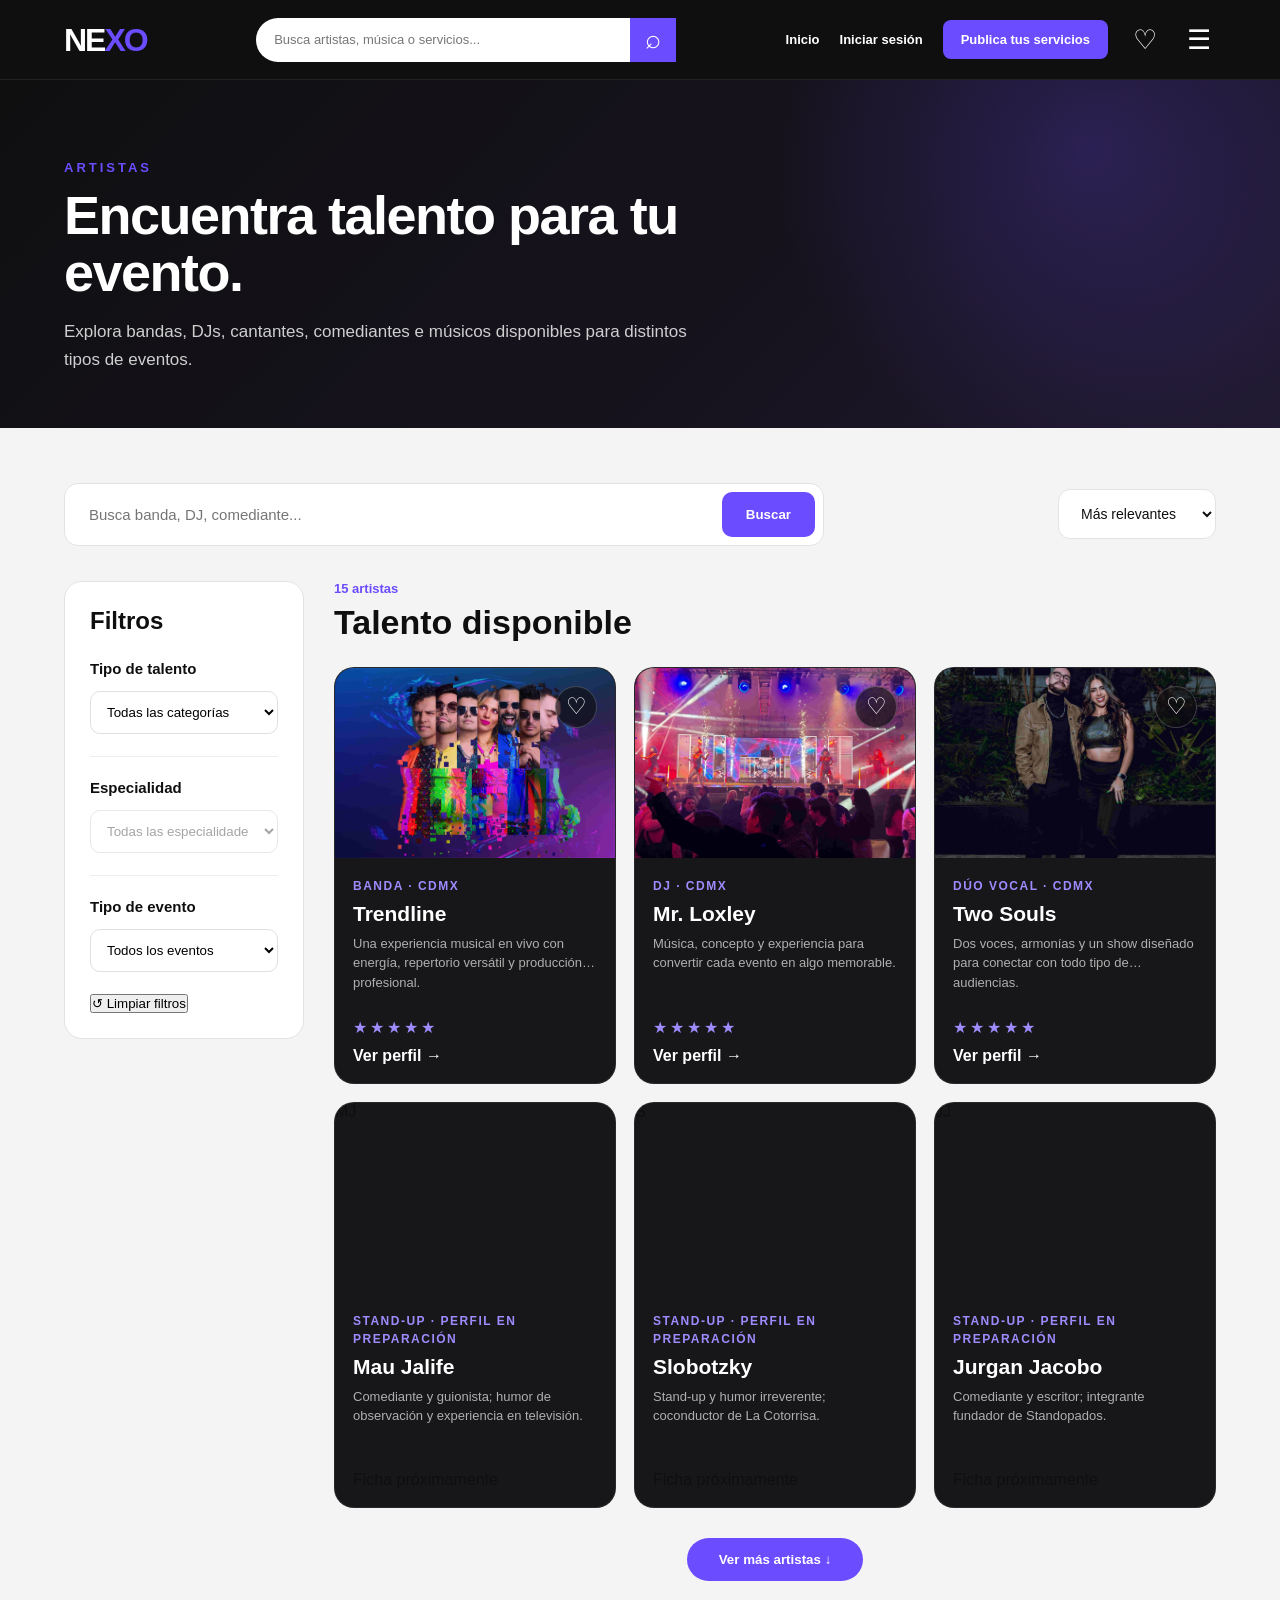
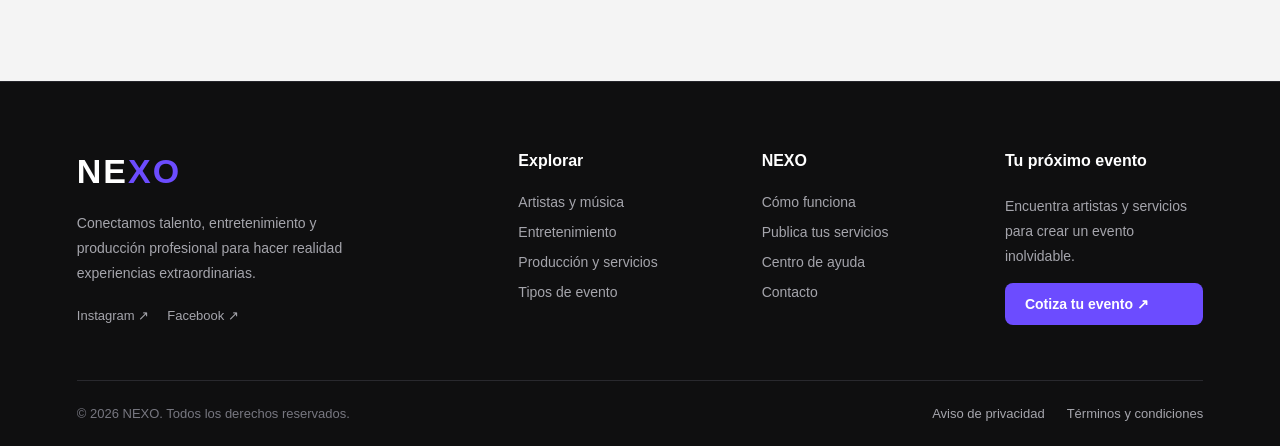
<file: pages/artistas.html>
<!DOCTYPE html>
<html lang="es">

<head>
    <meta charset="UTF-8">
    <meta name="viewport" content="width=device-width, initial-scale=1.0">

    <title>Artistas | NEXO</title>

    <link rel="stylesheet" href="../estilos.css">
</head>

<body>

    <!-- =========================================
     HEADER PRINCIPAL NEXO
========================================= -->

<header class="header nexo-header">

    <a href="../index.html" class="nexo-logo">
        <span class="logo-ne">NE</span><span class="logo-xo">XO</span>
    </a>

    <!-- BUSCADOR DEL HEADER -->

    <form
        class="nexo-header-buscador"
        action="explorar.html"
        method="get"
    >
        <input
            type="search"
            id="nexo-header-search"
            name="q"
            autocomplete="off"
            placeholder="Busca artistas, música o servicios..."
            aria-label="Buscar servicios"
            required
        >

        <button type="submit" aria-label="Buscar">
            ⌕
        </button>
    </form>

    <div class="nexo-header-acciones">

        <a href="../index.html" class="nexo-login nexo-inicio">
            Inicio
        </a>

        <a href="login.html" class="nexo-login">
            Iniciar sesión
        </a>

        <a href="proveedores.html" class="nexo-publicar">
            Publica tus servicios
        </a>

        <button
            type="button"
            class="nexo-icono"
            aria-label="Favoritos"
        >
            ♡
        </button>

        <button
            type="button"
            class="nexo-menu-boton"
            id="nexo-menu-boton"
            aria-label="Abrir menú"
            aria-expanded="false"
            aria-controls="nexo-menu"
        >
            ☰
        </button>

    </div>

</header>

<!-- =========================================
     MENÚ DESPLEGABLE NEXO
========================================= -->

<nav
    class="nexo-menu-panel"
    id="nexo-menu"
    aria-label="Menú principal"
    hidden
>
    <div class="nexo-menu-contenido">

        <h2>Explora NEXO</h2>

        <a href="artistas.html">Artistas y música</a>

        <a href="explorar.html?categoria=entretenimiento">
            Entretenimiento
        </a>

        <a href="explorar.html?q=conferencistas">
            Conferencistas y conductores
        </a>

        <a href="produccion.html">
            Producción y servicios para eventos
        </a>

        <hr>

        <a href="../index.html">Inicio</a>
        <a href="explorar.html">Explorar</a>
        <a href="eventos.html">Tipos de evento</a>
        <a href="como-funciona.html">Cómo funciona</a>
        <a href="proveedores.html">Publica tus servicios</a>
        <a href="login.html">Iniciar sesión</a>

        <a href="cotizar.html" class="nexo-menu-cotizar">
            Cotiza tu evento
        </a>

    </div>
</nav>

    <main>

        <section class="artistas-listado-hero">

            <div class="artistas-listado-contenido">

                <p class="seccion-etiqueta">
                    ARTISTAS
                </p>

                <h1>
                    Encuentra talento para tu evento.
                </h1>

                <p>
                    Explora bandas, DJs, cantantes, comediantes e músicos
                    disponibles para distintos tipos de eventos.
                </p>

            </div>

        </section>
		
		<section class="artistas-resultados">

    <div class="artistas-resultados-contenido">

        <div class="artistas-toolbar">

            <div class="artistas-buscador">

                <input
                    type="text"
                    placeholder="Busca banda, DJ, comediante..."
                >

                <button type="button">
                    Buscar
                </button>

            </div>

            <select class="artistas-orden">
                <option>Más relevantes</option>
                <option>Mejor valorados</option>
                <option>Más recientes</option>
            </select>

        </div>


        <div class="artistas-layout">

         <!-- FILTROS NEXO -->
<aside class="artistas-filtros">

    <h2>Filtros</h2>

    <!-- TIPO DE TALENTO -->
    <div class="filtro-grupo">
        <h3>Tipo de talento</h3>

        <select id="filtro-talento">
            <option value="">Todas las categorías</option>
            <option value="cantantes">Cantantes y solistas</option>
            <option value="bandas">Bandas y grupos musicales</option>
            <option value="tradicional">Música tradicional y ensambles</option>
            <option value="musicos">Músicos e instrumental</option>
            <option value="dj">DJ y experiencias musicales</option>
            <option value="comedia">Comedia y humor</option>
            <option value="magia">Magia y espectáculos</option>
            <option value="danza">Danza y performance</option>
            <option value="conferencistas">Conferencistas</option>
            <option value="conductores">Conductores y presentadores</option>
            <option value="infantil">Entretenimiento infantil</option>
            <option value="actores">Actores y talento escénico</option>
        </select>
    </div>

    <!-- ESPECIALIDAD -->
    <div class="filtro-grupo">
        <h3>Especialidad</h3>

        <select id="filtro-especialidad" disabled>
            <option value="">Todas las especialidades</option>
        </select>
    </div>

    <!-- GÉNERO MUSICAL -->
    <div class="filtro-grupo" id="grupo-genero" hidden>
        <h3>Género musical</h3>

        <select id="filtro-genero">
            <option value="">Todos los géneros</option>
            <option value="pop">Pop</option>
            <option value="rock">Rock</option>
            <option value="regional">Regional mexicano</option>
            <option value="salsa">Salsa</option>
            <option value="cumbia">Cumbia</option>
            <option value="jazz">Jazz</option>
            <option value="balada">Balada</option>
            <option value="electronica">Electrónica</option>
            <option value="reggaeton">Reggaetón</option>
            <option value="versatil">Versátil</option>
        </select>
    </div>

    <!-- TIPO DE EVENTO -->
    <div class="filtro-grupo">
        <h3>Tipo de evento</h3>

        <select id="filtro-evento">
            <option value="">Todos los eventos</option>
            <option value="corporativo">Corporativo</option>
            <option value="boda">Boda</option>
            <option value="fiesta">Fiesta privada</option>
            <option value="concierto">Concierto</option>
            <option value="festival">Festival</option>
        </select>
    </div>

    <!-- LIMPIAR FILTROS -->
    <button type="button" id="limpiar-filtros">
        ↺ Limpiar filtros
    </button>

</aside>


            <div class="artistas-lista">

                <div class="resultados-header">

                    <div>
                        <span class="resultado-cantidad">
                            3 artistas
                        </span>

                        <h2>
                            Talento disponible
                        </h2>
                    </div>
    </div>
				
				<!-- MENSAJE SIN RESULTADOS -->
<div id="sin-resultados" hidden>
    <h3>No encontramos artistas con estos filtros.</h3>
    <p>
        Prueba con otra categoría o limpia los filtros
        para explorar más talento.
    </p>
</div>
			
			<div class="artistas-grid">
				
				<!--TRENDLINE -->

    <article class="artista-card"
         data-categoria="bandas"
         data-especialidad="Grupos de covers"
         data-generos="pop,rock,versatil"
         data-eventos="corporativo,boda,fiesta,concierto">

        <div class="artista-imagen">

            <img src="../assets/images/trendline.png" alt="Trendline">

            <button class="favorito">
                ♡
            </button>

        </div>

        <div class="artista-info">

            <span class="artista-categoria">
                BANDA · CDMX
            </span>

            <h3>Trendline</h3>

            <p>
                Una experiencia musical en vivo con energía,
                repertorio versátil y producción profesional.
            </p>

            <div class="artista-rating">
                ★★★★★
            </div>

            <a href="perfil-artista.html">
                Ver perfil →
            </a>

        </div>

    </article>
	
				<!--MR. LOXLEY -->

   <article class="artista-card"
         data-categoria="dj"
         data-especialidad="DJ con performance"
         data-generos="pop,rock,versatil"
         data-eventos="corporativo,boda,fiesta">
        <div class="artista-imagen">

            <img src="../assets/images/mr-loxley.jpg" alt="Mr. Loxley">

            <button class="favorito">
                ♡
            </button>

        </div>

        <div class="artista-info">

            <span class="artista-categoria">
                DJ · CDMX
            </span>

            <h3>Mr. Loxley</h3>

            <p>
                Música, concepto y experiencia para convertir
                cada evento en algo memorable.
            </p>

            <div class="artista-rating">
                ★★★★★
            </div>

            <a href="perfil-artista.html">
                Ver perfil →
            </a>

        </div>

    </article>


				<!--TWO SOULS -->
				
   <article class="artista-card"
         data-categoria="cantantes"
         data-especialidad="Dúos vocales"
         data-generos="pop,balada"
         data-eventos="corporativo,boda,fiesta">

        <div class="artista-imagen">

            <img src="../assets/images/two-souls.jpg" alt="Two Souls">

            <button class="favorito">
                ♡
            </button>

        </div>

        <div class="artista-info">

            <span class="artista-categoria">
                DÚO VOCAL · CDMX
            </span>

            <h3>Two Souls</h3>

            <p>
                Dos voces, armonías y un show diseñado
                para conectar con todo tipo de audiencias.
            </p>

            <div class="artista-rating">
                ★★★★★
            </div>

            <a href="perfil-artista.html">
                Ver perfil →
            </a>

        </div>

    </article>


    <!-- COMEDIA: Mau Jalife | BORRADOR -->
    <article class="artista-card" data-categoria="comedia" data-especialidad="Stand-up comedy" data-eventos="" data-estado="borrador">
      <div class="artista-imagen nexo-comedia-placeholder" style="--color-artista:#7048c6">
        <div class="nexo-comedia-inicial" aria-label="Fotografía pendiente de autorización">MJ</div>
      </div>
      <div class="artista-info">
        <span class="artista-categoria">STAND-UP · PERFIL EN PREPARACIÓN</span>
        <h3>Mau Jalife</h3>
        <p>Comediante y guionista; humor de observación y experiencia en televisión.</p>
        <span class="nexo-perfil-pendiente">Ficha próximamente</span>
      </div>
    </article>

    <!-- COMEDIA: Slobotzky | BORRADOR -->
    <article class="artista-card" data-categoria="comedia" data-especialidad="Stand-up comedy" data-eventos="" data-estado="borrador">
      <div class="artista-imagen nexo-comedia-placeholder" style="--color-artista:#2176bd">
        <div class="nexo-comedia-inicial" aria-label="Fotografía pendiente de autorización">S</div>
      </div>
      <div class="artista-info">
        <span class="artista-categoria">STAND-UP · PERFIL EN PREPARACIÓN</span>
        <h3>Slobotzky</h3>
        <p>Stand-up y humor irreverente; coconductor de La Cotorrisa.</p>
        <span class="nexo-perfil-pendiente">Ficha próximamente</span>
      </div>
    </article>

    <!-- COMEDIA: Jurgan Jacobo | BORRADOR -->
    <article class="artista-card" data-categoria="comedia" data-especialidad="Stand-up comedy" data-eventos="" data-estado="borrador">
      <div class="artista-imagen nexo-comedia-placeholder" style="--color-artista:#e26d43">
        <div class="nexo-comedia-inicial" aria-label="Fotografía pendiente de autorización">JJ</div>
      </div>
      <div class="artista-info">
        <span class="artista-categoria">STAND-UP · PERFIL EN PREPARACIÓN</span>
        <h3>Jurgan Jacobo</h3>
        <p>Comediante y escritor; integrante fundador de Standopados.</p>
        <span class="nexo-perfil-pendiente">Ficha próximamente</span>
      </div>
    </article>

    <!-- COMEDIA: Alan Saldaña | BORRADOR -->
    <article class="artista-card" data-categoria="comedia" data-especialidad="Stand-up comedy" data-eventos="" data-estado="borrador">
      <div class="artista-imagen nexo-comedia-placeholder" style="--color-artista:#ba477c">
        <div class="nexo-comedia-inicial" aria-label="Fotografía pendiente de autorización">AS</div>
      </div>
      <div class="artista-info">
        <span class="artista-categoria">STAND-UP · PERFIL EN PREPARACIÓN</span>
        <h3>Alan Saldaña</h3>
        <p>El As de la Comedia; monólogos y anécdotas cotidianas.</p>
        <span class="nexo-perfil-pendiente">Ficha próximamente</span>
      </div>
    </article>

    <!-- COMEDIA: Manolo Carmona | BORRADOR -->
    <article class="artista-card" data-categoria="comedia" data-especialidad="Stand-up comedy" data-eventos="" data-estado="borrador">
      <div class="artista-imagen nexo-comedia-placeholder" style="--color-artista:#327f75">
        <div class="nexo-comedia-inicial" aria-label="Fotografía pendiente de autorización">MC</div>
      </div>
      <div class="artista-info">
        <span class="artista-categoria">STAND-UP · PERFIL EN PREPARACIÓN</span>
        <h3>Manolo Carmona</h3>
        <p>Comedia y conducción; información profesional por confirmar.</p>
        <span class="nexo-perfil-pendiente">Ficha próximamente</span>
      </div>
    </article>

    <!-- COMEDIA: Alex Saldaña | BORRADOR -->
    <article class="artista-card" data-categoria="comedia" data-especialidad="Stand-up comedy" data-eventos="" data-estado="borrador">
      <div class="artista-imagen nexo-comedia-placeholder" style="--color-artista:#a66c26">
        <div class="nexo-comedia-inicial" aria-label="Fotografía pendiente de autorización">AS</div>
      </div>
      <div class="artista-info">
        <span class="artista-categoria">STAND-UP · PERFIL EN PREPARACIÓN</span>
        <h3>Alex Saldaña</h3>
        <p>Monólogos e imitaciones; información profesional por confirmar.</p>
        <span class="nexo-perfil-pendiente">Ficha próximamente</span>
      </div>
    </article>

    <!-- COMEDIA: Standopados Original | BORRADOR -->
    <article class="artista-card" data-categoria="comedia" data-especialidad="Shows de humor" data-eventos="" data-estado="borrador">
      <div class="artista-imagen nexo-comedia-placeholder" style="--color-artista:#7048c6">
        <div class="nexo-comedia-inicial" aria-label="Fotografía pendiente de autorización">SO</div>
      </div>
      <div class="artista-info">
        <span class="artista-categoria">SHOW DE COMEDIA · PERFIL EN PREPARACIÓN</span>
        <h3>Standopados Original</h3>
        <p>Espectáculo colectivo de stand-up; alineación actual por confirmar.</p>
        <span class="nexo-perfil-pendiente">Ficha próximamente</span>
      </div>
    </article>

    <!-- COMEDIA: Luiki Wiki | BORRADOR -->
    <article class="artista-card" data-categoria="comedia" data-especialidad="Stand-up comedy" data-eventos="" data-estado="borrador">
      <div class="artista-imagen nexo-comedia-placeholder" style="--color-artista:#2176bd">
        <div class="nexo-comedia-inicial" aria-label="Fotografía pendiente de autorización">LW</div>
      </div>
      <div class="artista-info">
        <span class="artista-categoria">STAND-UP · PERFIL EN PREPARACIÓN</span>
        <h3>Luiki Wiki</h3>
        <p>Stand-up y comedia para eventos corporativos.</p>
        <span class="nexo-perfil-pendiente">Ficha próximamente</span>
      </div>
    </article>

    <!-- COMEDIA: Rogelio Ramos | BORRADOR -->
    <article class="artista-card" data-categoria="comedia" data-especialidad="Stand-up comedy" data-eventos="" data-estado="borrador">
      <div class="artista-imagen nexo-comedia-placeholder" style="--color-artista:#e26d43">
        <div class="nexo-comedia-inicial" aria-label="Fotografía pendiente de autorización">RR</div>
      </div>
      <div class="artista-info">
        <span class="artista-categoria">STAND-UP · PERFIL EN PREPARACIÓN</span>
        <h3>Rogelio Ramos</h3>
        <p>El Máster de la Comedia; humor sobre experiencias cotidianas.</p>
        <span class="nexo-perfil-pendiente">Ficha próximamente</span>
      </div>
    </article>

    <!-- COMEDIA: Jesús Guzmán | BORRADOR -->
    <article class="artista-card" data-categoria="comedia" data-especialidad="Stand-up comedy" data-eventos="" data-estado="borrador">
      <div class="artista-imagen nexo-comedia-placeholder" style="--color-artista:#ba477c">
        <div class="nexo-comedia-inicial" aria-label="Fotografía pendiente de autorización">JG</div>
      </div>
      <div class="artista-info">
        <span class="artista-categoria">STAND-UP · PERFIL EN PREPARACIÓN</span>
        <h3>Jesús Guzmán</h3>
        <p>Comedia familiar y para eventos; identidad por confirmar.</p>
        <span class="nexo-perfil-pendiente">Ficha próximamente</span>
      </div>
    </article>

    <!-- COMEDIA: Daniel Sosa | BORRADOR -->
    <article class="artista-card" data-categoria="comedia" data-especialidad="Stand-up comedy" data-eventos="" data-estado="borrador">
      <div class="artista-imagen nexo-comedia-placeholder" style="--color-artista:#327f75">
        <div class="nexo-comedia-inicial" aria-label="Fotografía pendiente de autorización">DS</div>
      </div>
      <div class="artista-info">
        <span class="artista-categoria">STAND-UP · PERFIL EN PREPARACIÓN</span>
        <h3>Daniel Sosa</h3>
        <p>Comediante de stand-up, conocido por Sosafado y Maleducado.</p>
        <span class="nexo-perfil-pendiente">Ficha próximamente</span>
      </div>
    </article>

    <!-- COMEDIA: Eduardo Talavera | BORRADOR -->
    <article class="artista-card" data-categoria="comedia" data-especialidad="Stand-up comedy" data-eventos="" data-estado="borrador">
      <div class="artista-imagen nexo-comedia-placeholder" style="--color-artista:#a66c26">
        <div class="nexo-comedia-inicial" aria-label="Fotografía pendiente de autorización">ET</div>
      </div>
      <div class="artista-info">
        <span class="artista-categoria">STAND-UP · PERFIL EN PREPARACIÓN</span>
        <h3>Eduardo Talavera</h3>
        <p>Stand-up y comedia de observación; especial Frágil.</p>
        <span class="nexo-perfil-pendiente">Ficha próximamente</span>
      </div>
    </article>
</div>
				
				<button
    type="button"
    id="ver-mas-artistas"
    class="nexo-ver-mas"
    hidden>
    Ver más artistas ↓
</button>

</section>

    </main>
		
		<!-- =====================================
     FOOTER NEXO
===================================== -->

<footer class="nexo-footer">

    <div class="nexo-footer-contenedor">

      <div class="nexo-footer-contenido">

            <!-- MARCA -->
            <div class="nexo-footer-marca">

                <a href="../index.html" class="nexo-footer-logo">
                    NE<span>XO</span>
                </a>

                <p>
                    Conectamos talento, entretenimiento y
                    producción profesional para hacer
                    realidad experiencias extraordinarias.
                </p>

                <div class="nexo-footer-redes">
                    <a href="#" aria-label="Instagram">Instagram ↗</a>
                    <a href="#" aria-label="Facebook">Facebook ↗</a>
                </div>

            </div>

            <!-- EXPLORAR -->
            <div class="nexo-footer-columna">

                <h3>Explorar</h3>

                <a href="artistas.html">Artistas y música</a>
                <a href="explorar.html?categoria=entretenimiento">Entretenimiento</a>
                <a href="produccion.html">Producción y servicios</a>
                <a href="eventos.html">Tipos de evento</a>

            </div>

            <!-- NEXO -->
            <div class="nexo-footer-columna">

                <h3>NEXO</h3>

                <a href="como-funciona.html">Cómo funciona</a>
                <a href="proveedores.html">Publica tus servicios</a>
                <a href="ayuda.html">Centro de ayuda</a>
                <a href="contacto.html">Contacto</a>

            </div>

            <!-- CONTRATACIÓN -->
            <div class="nexo-footer-columna">

                <h3>Tu próximo evento</h3>

                <p>
                    Encuentra artistas y servicios
                    para crear un evento inolvidable.
                </p>

                <a href="cotizar.html" class="nexo-footer-boton">
                    Cotiza tu evento ↗
                </a>

            </div>

        </div>

        <div class="nexo-footer-inferior">

            <p>© 2026 NEXO. Todos los derechos reservados.</p>

            <div>
                <a href="privacidad.html">Aviso de privacidad</a>
                <a href="terminos.html">Términos y condiciones</a>
            </div>

        </div>

    </div>

</footer>
	
<script>
document.addEventListener("DOMContentLoaded", function () {

    const filtroTalento = document.getElementById("filtro-talento");
    const filtroEspecialidad = document.getElementById("filtro-especialidad");
    const filtroGenero = document.getElementById("filtro-genero");
    const grupoGenero = document.getElementById("grupo-genero");
    const filtroEvento = document.getElementById("filtro-evento");
    const limpiarFiltros = document.getElementById("limpiar-filtros");

    const especialidades = {
        cantantes: [
            "Solista femenino",
            "Solista masculino",
            "Dúos vocales",
            "Cantantes con banda",
            "Cantantes de música versátil"
        ],
        bandas: [
            "Grupos de covers",
            "Grupos versátiles",
            "Bandas de rock",
            "Grupos pop",
            "Bandas de música original",
            "Grupos de música regional"
        ],
        tradicional: [
            "Mariachis",
            "Tríos románticos",
            "Norteños",
            "Bandas sinaloenses",
            "Rondallas",
            "Orquestas",
            "Big Bands",
            "Cuartetos y ensambles"
        ],
        musicos: [
            "Pianistas y tecladistas",
            "Violinistas",
            "Saxofonistas",
            "Guitarristas",
            "Bajistas",
            "Bateristas y percusionistas",
            "Trompetistas",
            "Flautistas",
            "Violonchelistas",
            "Arpistas",
            "Música clásica e instrumental"
        ],
        dj: [
            "DJ para bodas",
            "DJ para eventos corporativos",
            "DJ para fiestas privadas",
            "DJ con performance",
            "Música electrónica",
            "Música versátil"
        ],
        comedia: [
            "Stand-up comedy",
            "Comediantes",
            "Improvisación",
            "Comedia musical",
            "Shows de humor"
        ],
        magia: [
            "Magos",
            "Ilusionistas",
            "Mentalistas",
            "Hipnotistas",
            "Imitadores",
            "Shows temáticos"
        ],
        danza: [
            "Bailarines profesionales",
            "Compañías de danza",
            "Shows coreográficos",
            "Performance artístico",
            "Espectáculos circenses"
        ],
        conferencistas: [
            "Motivacionales",
            "Empresariales",
            "Liderazgo",
            "Desarrollo personal",
            "Tecnología e innovación",
            "Bienestar"
        ],
        conductores: [
            "Maestros de ceremonias",
            "Conductoras",
            "Conductores",
            "Presentadores corporativos",
            "Animadores de eventos"
        ],
        infantil: [
            "Shows infantiles",
            "Payasos",
            "Magos infantiles",
            "Personajes temáticos",
            "Cuentacuentos",
            "Animadores infantiles"
        ],
        actores: [
            "Actrices",
            "Actores",
            "Talento para eventos",
            "Personajes caracterizados",
            "Teatro en vivo"
        ]
    };

    const categoriasMusicales = [
        "cantantes",
        "bandas",
        "tradicional",
        "musicos",
        "dj"
    ];

    function actualizarEspecialidades() {
        const categoria = filtroTalento.value;

        filtroEspecialidad.innerHTML =
            '<option value="">Todas las especialidades</option>';

        const opciones = especialidades[categoria] || [];

        opciones.forEach(function (especialidad) {
            const opcion = document.createElement("option");
            opcion.value = especialidad;
            opcion.textContent = especialidad;
            filtroEspecialidad.appendChild(opcion);
        });

        filtroEspecialidad.disabled = opciones.length === 0;

        const esMusical = categoriasMusicales.includes(categoria);

        grupoGenero.hidden = !esMusical;
        filtroGenero.value = "";
    }

    filtroTalento.addEventListener("change", actualizarEspecialidades);
	

    limpiarFiltros.addEventListener("click", function () {
        filtroTalento.value = "";
        filtroEvento.value = "";
        actualizarEspecialidades();
		
		});
		
		// ========================================
// FILTRADO DE ARTISTAS NEXO
// ========================================

const tarjetasArtistas = document.querySelectorAll(".artista-card");
const contadorArtistas = document.querySelector(".resultado-cantidad");
	let limiteArtistas = 6;

const botonVerMas = document.getElementById("ver-mas-artistas");

botonVerMas.addEventListener("click", function () {
    limiteArtistas += 6;
    filtrarArtistas();
});

function filtrarArtistas() {

    const categoria = filtroTalento.value;
    const especialidad = filtroEspecialidad.value;
    const genero = filtroGenero.value;
    const evento = filtroEvento.value;

    let artistasVisibles = 0;

    tarjetasArtistas.forEach(function (tarjeta) {

        const categoriaArtista = tarjeta.dataset.categoria || "";
        const especialidadArtista = tarjeta.dataset.especialidad || "";

        const generosArtista = (tarjeta.dataset.generos || "")
            .split(",")
            .map(valor => valor.trim());

        const eventosArtista = (tarjeta.dataset.eventos || "")
            .split(",")
            .map(valor => valor.trim());

        const coincideCategoria =
            !categoria || categoriaArtista === categoria;

        const coincideEspecialidad =
            !especialidad || especialidadArtista === especialidad;

        const coincideGenero =
            !genero || generosArtista.includes(genero);

        const coincideEvento =
            !evento || eventosArtista.includes(evento);

        const mostrar =
            coincideCategoria &&
            coincideEspecialidad &&
            coincideGenero &&
            coincideEvento;

       tarjeta.style.display =
    mostrar && artistasVisibles < limiteArtistas ? "" : "none";
        if (mostrar) {
            artistasVisibles++;
        }

    });
	
	// MOSTRAR MENSAJE CUANDO NO HAY ARTISTAS
const mensajeSinResultados = document.getElementById("sin-resultados");

if (mensajeSinResultados) {
    mensajeSinResultados.hidden = artistasVisibles !== 0;
}

    if (contadorArtistas) {
        contadorArtistas.textContent =
            artistasVisibles +
            (artistasVisibles === 1 ? " artista" : " artistas");
    }

}

// ACTIVAR FILTROS

filtroTalento.addEventListener("change", function () {
    limiteArtistas = 6;
    filtrarArtistas();
});

filtroEspecialidad.addEventListener("change", filtrarArtistas);

filtroGenero.addEventListener("change", filtrarArtistas);

filtroEvento.addEventListener("change", filtrarArtistas);

// ACTUALIZAR AL CAMBIAR CATEGORÍA

filtroTalento.addEventListener("change", function () {
    filtrarArtistas();
});

// LIMPIAR RESULTADOS

limpiarFiltros.addEventListener("click", function () {
    filtrarArtistas();
});

// MOSTRAR RESULTADOS INICIALES

actualizarEspecialidades();
filtrarArtistas();

});
		</script>
	
		<script>
document.addEventListener("DOMContentLoaded", function () {

    const boton = document.getElementById("nexo-menu-boton");
    const menu = document.getElementById("nexo-menu");

    if (!boton || !menu) return;

    boton.addEventListener("click", function () {
        const abrir = menu.hidden;

        menu.hidden = !abrir;
        boton.setAttribute("aria-expanded", String(abrir));
        boton.setAttribute(
            "aria-label",
            abrir ? "Cerrar menú" : "Abrir menú"
        );
    });

    document.addEventListener("keydown", function (evento) {
        if (evento.key === "Escape") {
            menu.hidden = true;
            boton.setAttribute("aria-expanded", "false");
            boton.setAttribute("aria-label", "Abrir menú");
        }
    });

});
</script>
	
</body>

</html>
</file>
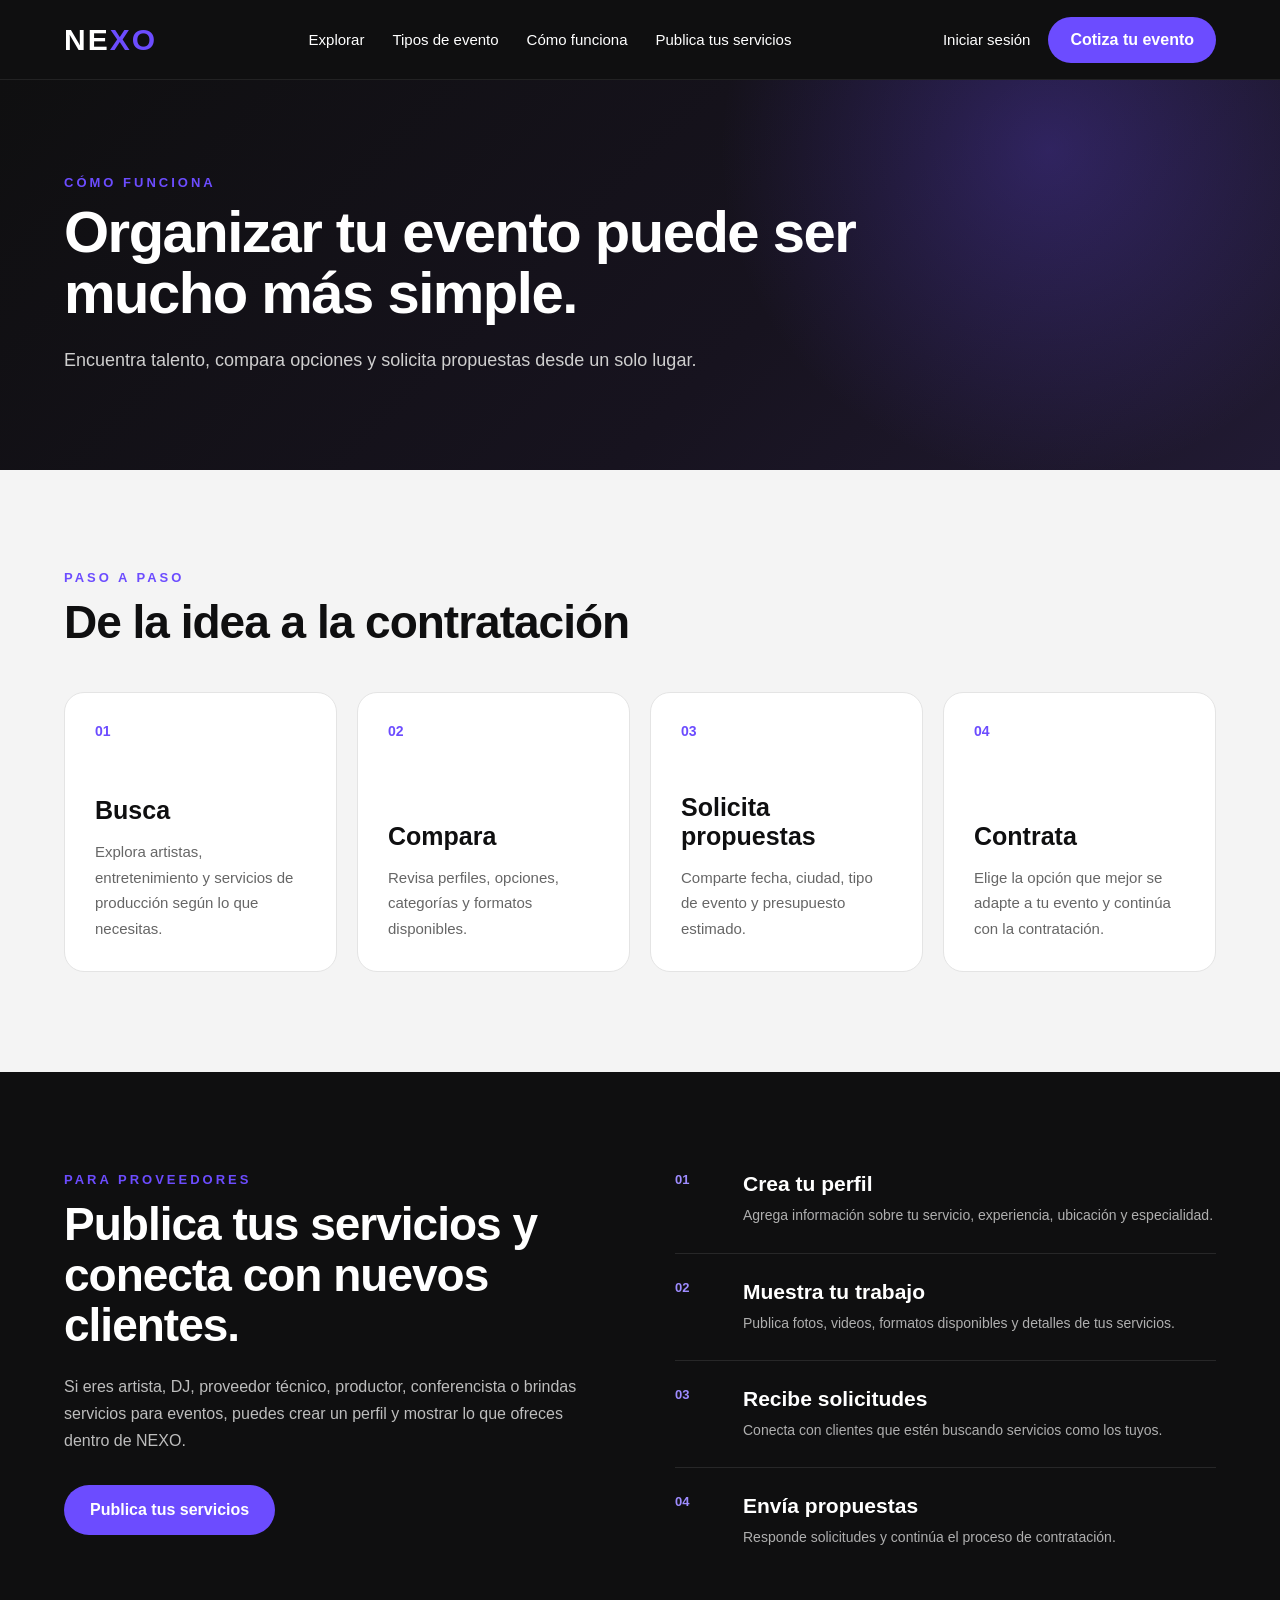
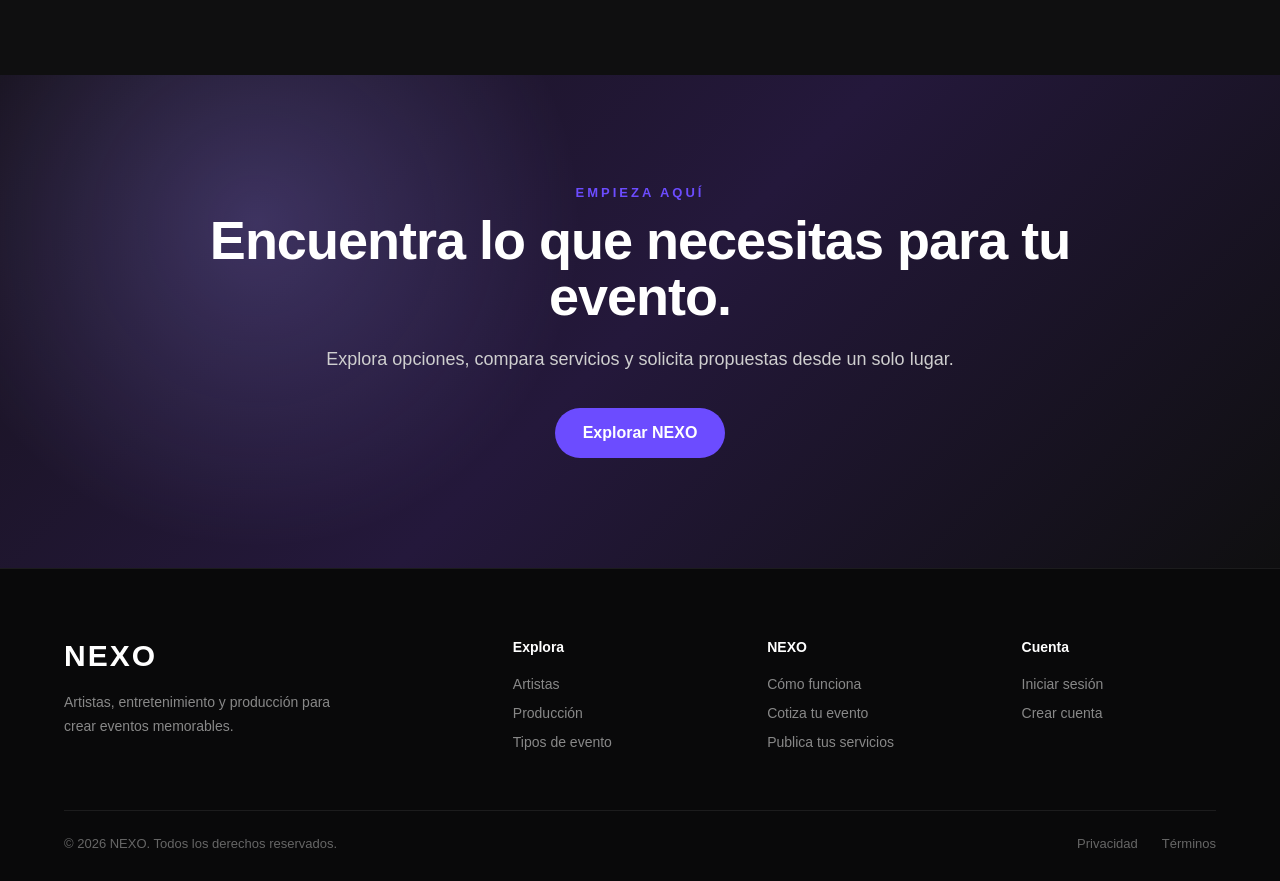
<file: pages/como-funciona.html>
<!DOCTYPE html>
<html lang="es">

<head>
    <meta charset="UTF-8">
    <meta name="viewport" content="width=device-width, initial-scale=1.0">

    <title>Cómo funciona | NEXO</title>

    <link rel="stylesheet" href="../estilos.css">
</head>

<body>

    <header class="header">

     <a href="../index.html" class="nexo-logo">
    <span class="logo-ne">NE</span><span class="logo-xo">XO</span>
</a>

        <nav class="nav">
            <a href="explorar.html">Explorar</a>
            <a href="eventos.html">Tipos de evento</a>
            <a href="como-funciona.html">Cómo funciona</a>
            <a href="proveedores.html">Publica tus servicios</a>
        </nav>

        <div class="header-actions">

            <a href="login.html" class="login">
                Iniciar sesión
            </a>

            <a href="cotizar.html" class="btn-cotizar">
                Cotiza tu evento
            </a>

        </div>

    </header>


    <main>

        <section class="como-funciona-hero">

            <div class="como-funciona-hero-contenido">

                <p class="seccion-etiqueta">
                    CÓMO FUNCIONA
                </p>

                <h1>
                    Organizar tu evento puede ser mucho más simple.
                </h1>

                <p class="como-funciona-hero-texto">
                    Encuentra talento, compara opciones y solicita propuestas
                    desde un solo lugar.
                </p>

            </div>

        </section>


        <section class="como-funciona-pasos">

            <div class="como-funciona-pasos-contenido">

                <p class="seccion-etiqueta">
                    PASO A PASO
                </p>

                <h2>
                    De la idea a la contratación
                </h2>

                <div class="como-funciona-pasos-grid">

                    <article class="como-funciona-paso-card">
                        <span>01</span>
                        <h3>Busca</h3>
                        <p>
                            Explora artistas, entretenimiento y servicios
                            de producción según lo que necesitas.
                        </p>
                    </article>

                    <article class="como-funciona-paso-card">
                        <span>02</span>
                        <h3>Compara</h3>
                        <p>
                            Revisa perfiles, opciones, categorías
                            y formatos disponibles.
                        </p>
                    </article>

                    <article class="como-funciona-paso-card">
                        <span>03</span>
                        <h3>Solicita propuestas</h3>
                        <p>
                            Comparte fecha, ciudad, tipo de evento
                            y presupuesto estimado.
                        </p>
                    </article>

                    <article class="como-funciona-paso-card">
                        <span>04</span>
                        <h3>Contrata</h3>
                        <p>
                            Elige la opción que mejor se adapte
                            a tu evento y continúa con la contratación.
                        </p>
                    </article>

                </div>

            </div>

        </section>
		
		<section class="como-funciona-proveedor">

    <div class="como-funciona-proveedor-contenido">

        <div class="como-funciona-proveedor-texto">

            <p class="seccion-etiqueta">
                PARA PROVEEDORES
            </p>

            <h2>
                Publica tus servicios y conecta con nuevos clientes.
            </h2>

            <p>
                Si eres artista, DJ, proveedor técnico, productor,
                conferencista o brindas servicios para eventos,
                puedes crear un perfil y mostrar lo que ofreces dentro de NEXO.
            </p>

            <a href="proveedores.html" class="perfil-btn-principal">
                Publica tus servicios
            </a>

        </div>


        <div class="como-funciona-proveedor-pasos">

            <div class="proveedor-paso">
                <span>01</span>

                <div>
                    <h3>Crea tu perfil</h3>
                    <p>
                        Agrega información sobre tu servicio,
                        experiencia, ubicación y especialidad.
                    </p>
                </div>
            </div>


            <div class="proveedor-paso">
                <span>02</span>

                <div>
                    <h3>Muestra tu trabajo</h3>
                    <p>
                        Publica fotos, videos, formatos disponibles
                        y detalles de tus servicios.
                    </p>
                </div>
            </div>


            <div class="proveedor-paso">
                <span>03</span>

                <div>
                    <h3>Recibe solicitudes</h3>
                    <p>
                        Conecta con clientes que estén buscando
                        servicios como los tuyos.
                    </p>
                </div>
            </div>


            <div class="proveedor-paso">
                <span>04</span>

                <div>
                    <h3>Envía propuestas</h3>
                    <p>
                        Responde solicitudes y continúa
                        el proceso de contratación.
                    </p>
                </div>
            </div>

        </div>

    </div>

</section>
		
		<section class="cta-cotiza">

    <div class="cta-cotiza-contenido">

        <p class="seccion-etiqueta">
            EMPIEZA AQUÍ
        </p>

        <h2>
            Encuentra lo que necesitas para tu evento.
        </h2>

        <p>
            Explora opciones, compara servicios y solicita propuestas
            desde un solo lugar.
        </p>

        <a href="explorar.html" class="cta-boton">
            Explorar NEXO
        </a>

    </div>

</section>

    </main>
	
	<footer class="footer">

    <div class="footer-contenido">

        <div class="footer-marca">

            <a href="../index.html" class="footer-logo">
                NEXO
            </a>

            <p>
                Artistas, entretenimiento y producción
                para crear eventos memorables.
            </p>

        </div>

        <div class="footer-columna">

            <h4>Explora</h4>

            <a href="explorar.html">Artistas</a>
            <a href="produccion.html">Producción</a>
            <a href="eventos.html">Tipos de evento</a>

        </div>

        <div class="footer-columna">

            <h4>NEXO</h4>

            <a href="como-funciona.html">Cómo funciona</a>
            <a href="cotizar.html">Cotiza tu evento</a>
            <a href="proveedores.html">Publica tus servicios</a>

        </div>

        <div class="footer-columna">

            <h4>Cuenta</h4>

            <a href="login.html">Iniciar sesión</a>
            <a href="registro.html">Crear cuenta</a>

        </div>

    </div>

    <div class="footer-bottom">

        <p>
            © 2026 NEXO. Todos los derechos reservados.
        </p>

        <div class="footer-legal">
            <a href="#">Privacidad</a>
            <a href="#">Términos</a>
        </div>

    </div>

</footer>
	
	<script src="../buscador.js" defer></script>

</body>

</html>
</file>
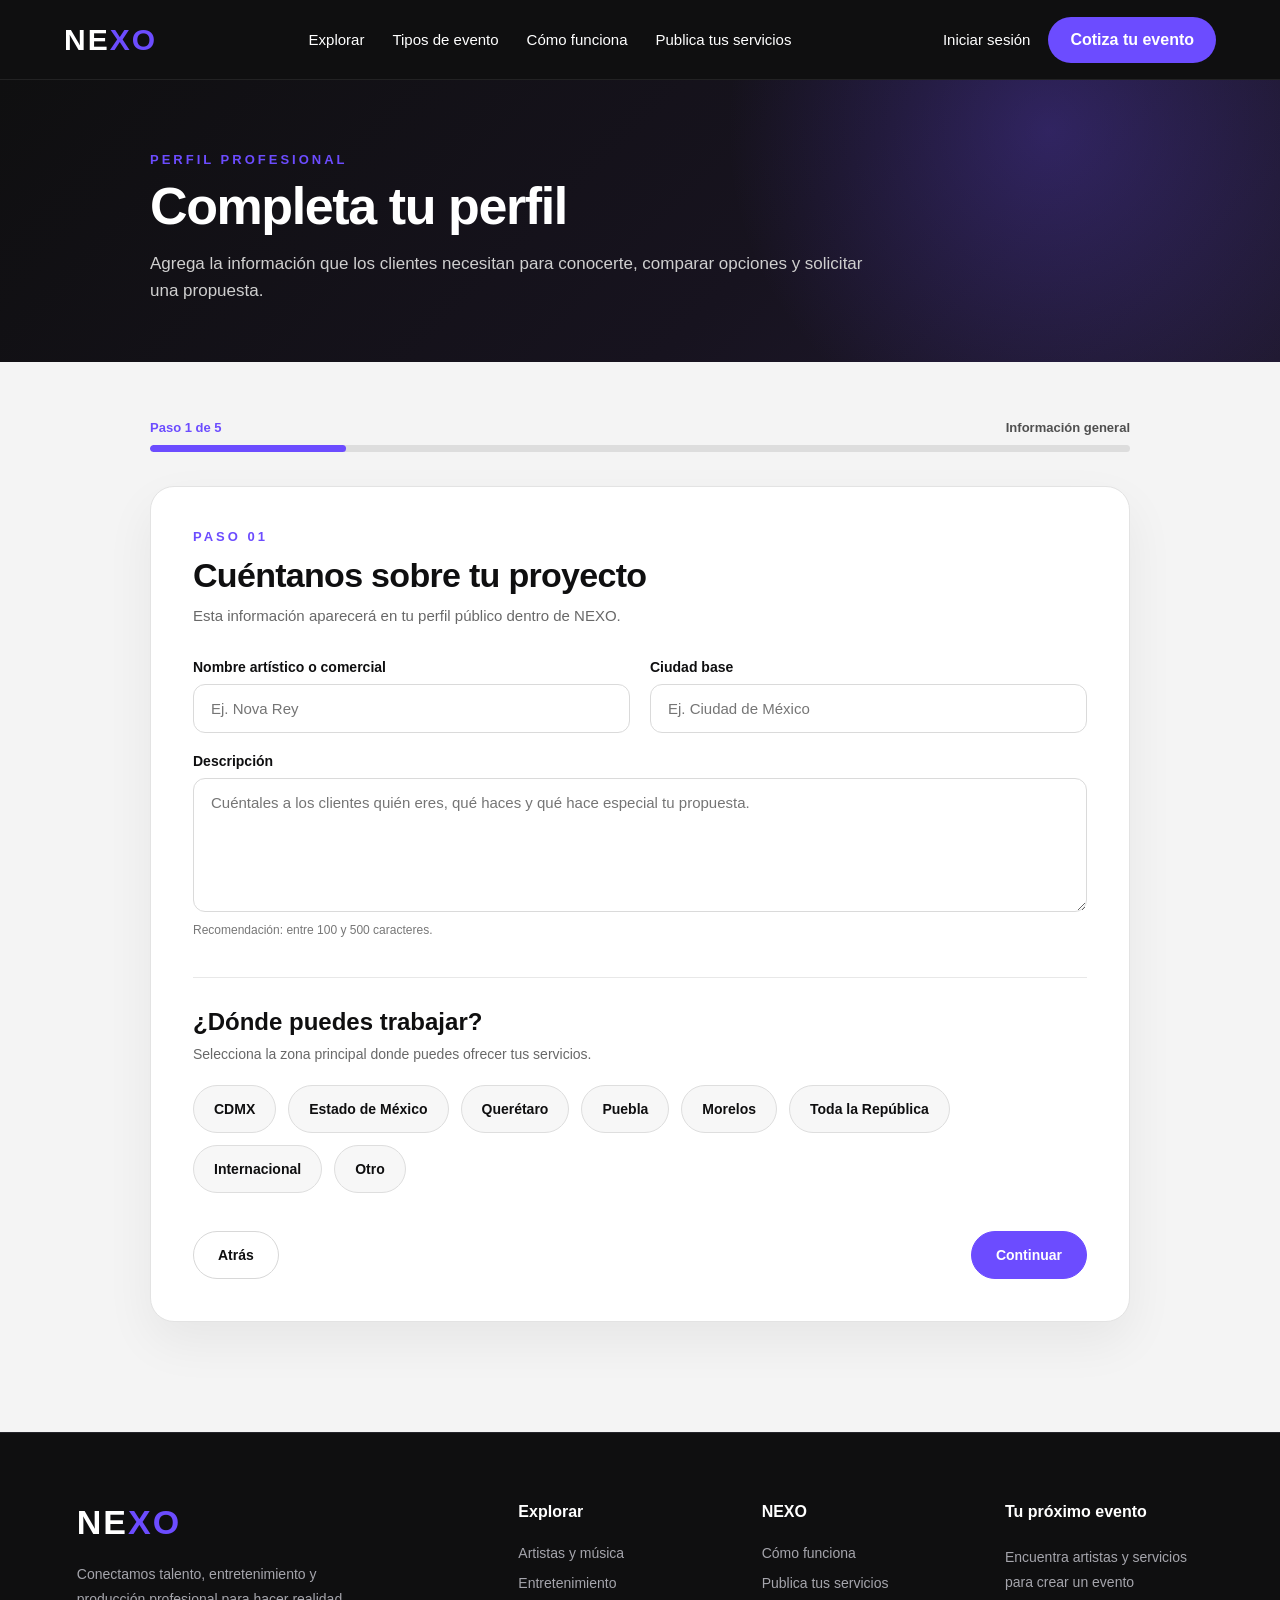
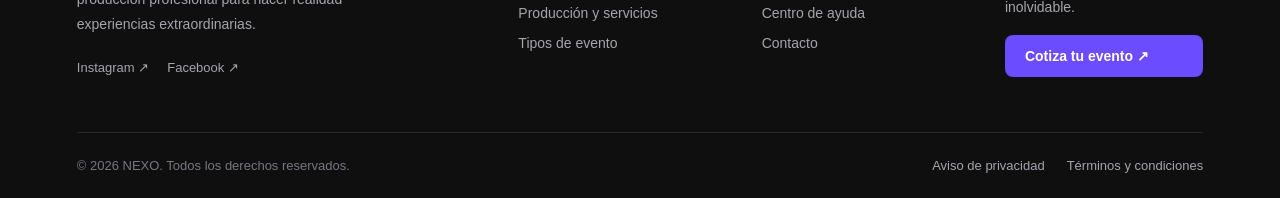
<file: pages/completar-perfil.html>
<!DOCTYPE html>
<html lang="es">

<head>

    <meta charset="UTF-8">

    <meta name="viewport"
          content="width=device-width, initial-scale=1.0">

    <title>Completar perfil | NEXO</title>

    <link rel="stylesheet" href="../estilos.css">

</head>


<body>


    <!-- =========================
         HEADER
    ========================== -->

    <header class="header">

      <a href="../index.html" class="nexo-logo">
    <span class="logo-ne">NE</span><span class="logo-xo">XO</span>
</a>

        <nav class="nav">

            <a href="explorar.html">
                Explorar
            </a>

            <a href="eventos.html">
                Tipos de evento
            </a>

            <a href="como-funciona.html">
                Cómo funciona
            </a>

            <a href="proveedores.html">
                Publica tus servicios
            </a>

        </nav>


        <div class="header-actions">

            <a href="login.html" class="login">
                Iniciar sesión
            </a>

            <a href="cotizar.html" class="btn-cotizar">
                Cotiza tu evento
            </a>

        </div>

    </header>



    <!-- =========================
         CONTENIDO PRINCIPAL
    ========================== -->

    <main>


        <!-- =========================
             HERO
        ========================== -->

        <section class="perfil-onboarding-hero">

            <div class="perfil-onboarding-contenido">

                <p class="seccion-etiqueta">
                    PERFIL PROFESIONAL
                </p>

                <h1>
                    Completa tu perfil
                </h1>

                <p>
                    Agrega la información que los clientes necesitan
                    para conocerte, comparar opciones y solicitar
                    una propuesta.
                </p>

            </div>

        </section>



        <!-- =========================
             ONBOARDING
        ========================== -->

        <section class="perfil-onboarding">

            <div class="perfil-onboarding-contenido">


                <!-- =========================
                     PROGRESO
                ========================== -->

                <div class="perfil-progreso">

                    <div class="perfil-progreso-info">

                        <span>
                            Paso 1 de 5
                        </span>

                        <span>
                            Información general
                        </span>

                    </div>


                    <div class="perfil-progreso-barra">

                        <div class="perfil-progreso-activa">
                        </div>

                    </div>

                </div>



                <!-- =====================================
                     PASO 01
                     INFORMACIÓN GENERAL
                ====================================== -->

                <div
                    class="perfil-paso activo"
                    id="perfil-paso-1"
                >

                    <p class="seccion-etiqueta">
                        PASO 01
                    </p>


                    <h2>
                        Cuéntanos sobre tu proyecto
                    </h2>


                    <p class="perfil-paso-intro">
                        Esta información aparecerá en tu perfil
                        público dentro de NEXO.
                    </p>



                    <!-- DATOS GENERALES -->

                    <div class="perfil-form-grid">


                        <!-- NOMBRE -->

                        <div class="perfil-campo">

                            <label for="perfil-nombre">
                                Nombre artístico o comercial
                            </label>

                            <input
                                type="text"
                                id="perfil-nombre"
                                name="perfil-nombre"
                                placeholder="Ej. Nova Rey"
                            >

                        </div>



                        <!-- CIUDAD -->

                        <div class="perfil-campo">

                            <label for="perfil-ciudad">
                                Ciudad base
                            </label>

                            <input
                                type="text"
                                id="perfil-ciudad"
                                name="perfil-ciudad"
                                placeholder="Ej. Ciudad de México"
                            >

                        </div>



                        <!-- DESCRIPCIÓN -->

                        <div class="perfil-campo perfil-campo-completo">

                            <label for="perfil-descripcion">
                                Descripción
                            </label>

                            <textarea
                                id="perfil-descripcion"
                                name="perfil-descripcion"
                                rows="6"
                                maxlength="500"
                                placeholder="Cuéntales a los clientes quién eres, qué haces y qué hace especial tu propuesta."
                            ></textarea>

                            <small>
                                Recomendación: entre 100 y 500 caracteres.
                            </small>

                        </div>


                    </div>



                    <!-- =========================
                         COBERTURA
                    ========================== -->

                    <div class="perfil-subseccion">

                        <h3>
                            ¿Dónde puedes trabajar?
                        </h3>

                        <p>
                            Selecciona la zona principal donde puedes
                            ofrecer tus servicios.
                        </p>


                        <div class="registro-tags-seleccion">


                            <!-- CDMX -->

                            <label>

                                <input
                                    type="radio"
                                    name="cobertura"
                                    value="cdmx"
                                >

                                <span>
                                    CDMX
                                </span>

                            </label>



                            <!-- ESTADO DE MÉXICO -->

                            <label>

                                <input
                                    type="radio"
                                    name="cobertura"
                                    value="edomex"
                                >

                                <span>
                                    Estado de México
                                </span>

                            </label>



                            <!-- QUERÉTARO -->

                            <label>

                                <input
                                    type="radio"
                                    name="cobertura"
                                    value="queretaro"
                                >

                                <span>
                                    Querétaro
                                </span>

                            </label>



                            <!-- PUEBLA -->

                            <label>

                                <input
                                    type="radio"
                                    name="cobertura"
                                    value="puebla"
                                >

                                <span>
                                    Puebla
                                </span>

                            </label>



                            <!-- MORELOS -->

                            <label>

                                <input
                                    type="radio"
                                    name="cobertura"
                                    value="morelos"
                                >

                                <span>
                                    Morelos
                                </span>

                            </label>



                            <!-- TODA LA REPÚBLICA -->

                            <label>

                                <input
                                    type="radio"
                                    name="cobertura"
                                    value="nacional"
                                >

                                <span>
                                    Toda la República
                                </span>

                            </label>



                            <!-- INTERNACIONAL -->

                            <label>

                                <input
                                    type="radio"
                                    name="cobertura"
                                    value="internacional"
                                >

                                <span>
                                    Internacional
                                </span>

                            </label>



                            <!-- OTRO -->

                            <label>

                                <input
                                    type="radio"
                                    name="cobertura"
                                    value="otro"
                                    id="cobertura-otro"
                                >

                                <span>
                                    Otro
                                </span>

                            </label>


                        </div>



                        <!-- OTRO LUGAR -->

                        <div
                            id="campo-otra-cobertura"
                            class="campo-otra-cobertura"
                        >

                            <label for="otra-cobertura">
                                ¿En qué otro lugar puedes trabajar?
                            </label>

                            <input
                                type="text"
                                id="otra-cobertura"
                                name="otra-cobertura"
                                placeholder="Ej. Guadalajara, Mérida, Cancún..."
                            >

                        </div>


                    </div>



                    <!-- =========================
                         BOTONES PASO 01
                    ========================== -->

                    <div class="perfil-acciones">

                        <a
                            href="registro.html"
                            class="perfil-atras"
                        >
                            Atrás
                        </a>


                        <button
                            type="button"
                            class="perfil-siguiente"
                            id="continuar-perfil-paso-1"
                        >
                            Continuar
                        </button>

                    </div>


                </div>

                <!-- FIN PASO 01 -->



                <!-- =====================================
                     PASO 02
                     FOTOS Y MULTIMEDIA
                ====================================== -->

                <div
                    class="perfil-paso"
                    id="perfil-paso-2"
                >

                    <p class="seccion-etiqueta">
                        PASO 02
                    </p>


                    <h2>
                        Fotos y multimedia
                    </h2>


                    <p class="perfil-paso-intro">
                        Muestra tu trabajo con imágenes, videos y enlaces
                        que ayuden a los clientes a conocer mejor tu propuesta.
                    </p>



                    <!-- =========================
                         ARCHIVOS
                    ========================== -->

                    <div class="perfil-form-grid">


                        <!-- PORTADA -->

                        <div class="perfil-campo perfil-campo-completo">

                            <label for="perfil-portada">
                                Foto de portada
                            </label>

                            <input
                                type="file"
                                id="perfil-portada"
                                name="perfil-portada"
                                accept="image/jpeg,image/png,image/webp"
                            >

                            <small>
                                Recomendado: 1600 × 900 px · JPG, PNG o WebP · Máx. 1.5 MB
                            </small>

                        </div>



                        <!-- FOTO / LOGO -->

                        <div class="perfil-campo perfil-campo-completo">

                            <label for="perfil-avatar">
                                Foto de perfil o logotipo
                            </label>

                            <input
                                type="file"
                                id="perfil-avatar"
                                name="perfil-avatar"
                                accept="image/jpeg,image/png,image/webp"
                            >

                            <small>
                                Recomendado: 800 × 800 px · JPG, PNG o WebP · Máx. 1 MB
                            </small>

                        </div>



                        <!-- GALERÍA -->

                        <div class="perfil-campo perfil-campo-completo">

                            <label for="perfil-galeria">
                                Galería de imágenes
                            </label>

                            <input
                                type="file"
                                id="perfil-galeria"
                                name="perfil-galeria"
                                accept="image/jpeg,image/png,image/webp"
                                multiple
                            >

                            <small>
                                Recomendado: mínimo 1200 px de ancho · JPG, PNG o WebP · Máx. 1 MB por imagen
                            </small>

                        </div>


                    </div>



                    <div id="seccion-press-kit" class="perfil-subseccion" hidden>
<h3>Press Kit para artistas</h3>
<div class="perfil-campo">
<label for="perfil-press-kit">Press Kit PDF (opcional)</label>
<input type="file" id="perfil-press-kit" name="perfil-press-kit" accept=".pdf,application/pdf" disabled>
<small>Máximo 20 MB. Puedes continuar sin adjuntarlo.</small>
<p id="estado-press-kit" role="status" aria-live="polite"></p>
</div>
<p>Por ahora puedes seleccionar y validar tu EPK, pero no se guarda ni se envía. En el futuro podrás consultarlo, actualizarlo o eliminarlo desde tu panel.</p>
</div>
<!-- =========================
                         VIDEO
                    ========================== -->

                    <div class="perfil-subseccion">

                        <h3>
                            Video principal
                        </h3>

                        <p>
                            Agrega un video para que los clientes
                            puedan ver tu trabajo.
                        </p>


                        <div class="perfil-form-grid">

                            <div class="perfil-campo perfil-campo-completo">

                                <label for="perfil-video">
                                    Enlace de YouTube o Vimeo
                                </label>

                                <input
                                    type="url"
                                    id="perfil-video"
                                    name="perfil-video"
                                    placeholder="https://youtube.com/..."
                                >

                            </div>

                        </div>

                    </div>



                    <!-- =========================
                         REDES SOCIALES
                    ========================== -->

                    <div class="perfil-subseccion">

                        <h3>
                            Redes y plataformas
                        </h3>

                        <p>
                            Estos campos son opcionales. Agrega las
                            plataformas donde los clientes pueden
                            conocer más de tu trabajo.
                        </p>


                        <div class="perfil-form-grid">


                            <!-- INSTAGRAM -->

                            <div class="perfil-campo">

                                <label for="perfil-instagram">
                                    Instagram
                                </label>

                                <input
                                    type="url"
                                    id="perfil-instagram"
                                    name="perfil-instagram"
                                    placeholder="https://instagram.com/..."
                                >

                            </div>



                            <!-- TIKTOK -->

                            <div class="perfil-campo">

                                <label for="perfil-tiktok">
                                    TikTok
                                </label>

                                <input
                                    type="url"
                                    id="perfil-tiktok"
                                    name="perfil-tiktok"
                                    placeholder="https://tiktok.com/@..."
                                >

                            </div>



                            <!-- YOUTUBE -->

                            <div class="perfil-campo">

                                <label for="perfil-youtube">
                                    YouTube
                                </label>

                                <input
                                    type="url"
                                    id="perfil-youtube"
                                    name="perfil-youtube"
                                    placeholder="https://youtube.com/..."
                                >

                            </div>



                            <!-- SPOTIFY -->

                            <div class="perfil-campo">

                                <label for="perfil-spotify">
                                    Spotify
                                </label>

                                <input
                                    type="url"
                                    id="perfil-spotify"
                                    name="perfil-spotify"
                                    placeholder="https://open.spotify.com/..."
                                >

                            </div>



                            <!-- FACEBOOK -->

                            <div class="perfil-campo">

                                <label for="perfil-facebook">
                                    Facebook
                                </label>

                                <input
                                    type="url"
                                    id="perfil-facebook"
                                    name="perfil-facebook"
                                    placeholder="https://facebook.com/..."
                                >

                            </div>



                            <!-- SITIO WEB -->

                            <div class="perfil-campo">

                                <label for="perfil-web">
                                    Sitio web
                                </label>

                                <input
                                    type="url"
                                    id="perfil-web"
                                    name="perfil-web"
                                    placeholder="https://..."
                                >

                            </div>


                        </div>

                    </div>



                    <!-- =========================
                         BOTONES PASO 02
                    ========================== -->

                    <div class="perfil-acciones">

                        <button
                            type="button"
                            class="perfil-atras"
                            id="volver-perfil-paso-1"
                        >
                            Atrás
                        </button>


                        <button
                            type="button"
                            class="perfil-siguiente"
                            id="continuar-perfil-paso-2"
                        >
                            Continuar
                        </button>

                    </div>


                </div>

                <!-- FIN PASO 02 -->

	<!-- =====================================
    	 PASO 03
     	SERVICIOS Y PRECIOS
	====================================== -->

	<div
    	class="perfil-paso"
    	id="perfil-paso-3"
	>

    <p class="seccion-etiqueta">
        PASO 03
    </p>

    <h2>
        Servicios y tarifas privadas
    </h2>

    <p class="perfil-paso-intro">
        Describe tu servicio. NEXO actúa como intermediario y gestiona las cotizaciones,
        la disponibilidad y la coordinación de la contratación con el cliente.
        Tus tarifas se destinan a la gestión interna de NEXO.
    </p>


    <div class="perfil-form-grid">


        <!-- NOMBRE DEL SERVICIO -->

        <div class="perfil-campo perfil-campo-completo">

            <label for="servicio-nombre">
                Nombre del servicio o show
            </label>

            <input
                type="text"
                id="servicio-nombre"
                name="servicio-nombre"
                placeholder="Ej. Show en vivo para eventos"
            >

        </div>


        <!-- PRECIO -->

        <div class="perfil-campo">

            <label for="servicio-precio">
                Tarifa base privada
            </label>

            <input
                type="number"
                id="servicio-precio"
                name="servicio-precio"
                min="0"
                placeholder="Ej. 15000"
            >

            <small>
                Ingresa tu tarifa base en MXN para la gestión de cotizaciones de NEXO. No se muestra en el resumen público.
            </small>

        </div>


        <!-- MODALIDAD PRECIO -->

        <div class="perfil-campo">

            <label for="servicio-modalidad-precio">
                ¿Cómo se cotiza?
            </label>

            <select
                id="servicio-modalidad-precio"
                name="servicio-modalidad-precio"
            >

                <option value="">
                    Selecciona una opción
                </option>

                <option value="evento">
                    Por evento
                </option>

                <option value="hora">
                    Por hora
                </option>

                <option value="dia">
                    Por día
                </option>

                <option value="persona">
                    Por persona
                </option>

                <option value="paquete">
                    Por paquete
                </option>

                <option value="cotizacion">
                    Cotización personalizada
                </option>

            </select>

        </div>


        <!-- DURACIÓN -->

        <div class="perfil-campo">

            <label for="servicio-duracion">
                Duración aproximada
            </label>

            <input
                type="text"
                id="servicio-duracion"
                name="servicio-duracion"
                placeholder="Ej. 2 horas"
            >

        </div>


        <!-- ANTICIPACIÓN -->

        <div class="perfil-campo">

            <label for="servicio-anticipacion">
                Anticipación recomendada
            </label>

            <select
                id="servicio-anticipacion"
                name="servicio-anticipacion"
            >

                <option value="">
                    Selecciona una opción
                </option>

                <option value="1-semana">
                    1 semana
                </option>

                <option value="2-semanas">
                    2 semanas
                </option>

                <option value="1-mes">
                    1 mes
                </option>

                <option value="2-meses">
                    2 meses
                </option>

                <option value="3-meses">
                    3 meses o más
                </option>

            </select>

        </div>


        <!-- QUÉ INCLUYE -->

        <div class="perfil-campo perfil-campo-completo">

            <label for="servicio-incluye">
                ¿Qué incluye?
            </label>

            <textarea
                id="servicio-incluye"
                name="servicio-incluye"
                rows="5"
                placeholder="Ej. Presentación de 2 horas, músicos, equipo básico, montaje..."
            ></textarea>

        </div>

    </div>


    <!-- =========================
         VIAJES
    ========================== -->

    <div class="perfil-subseccion">

        <h3>
            ¿Puedes viajar para realizar eventos?
        </h3>

        <p>
            Indica si aceptas contrataciones fuera de tu ciudad base.
        </p>

        <div class="registro-tags-seleccion">

            <label>
                <input
                    type="radio"
                    name="servicio-viaja"
                    value="si"
                >
                <span>Sí</span>
            </label>

            <label>
                <input
                    type="radio"
                    name="servicio-viaja"
                    value="no"
                >
                <span>No</span>
            </label>

            <label>
                <input
                    type="radio"
                    name="servicio-viaja"
                    value="depende"
                >
                <span>Depende del evento</span>
            </label>

        </div>

    </div>


    <!-- =========================
         BOTONES PASO 03
    ========================== -->

    <div class="perfil-acciones">

        <button
            type="button"
            class="perfil-atras"
            id="volver-perfil-paso-2"
        >
            Atrás
        </button>

        <button
            type="button"
            class="perfil-siguiente"
            id="continuar-perfil-paso-3"
        >
            Continuar
        </button>

    </div>

</div>

<!-- FIN PASO 03 -->
				<!-- =====================================
     PASO 04
     INFORMACIÓN PROFESIONAL
====================================== -->

<div
    class="perfil-paso"
    id="perfil-paso-4"
>

    <p class="seccion-etiqueta">
        PASO 04
    </p>

    <h2>
        Información profesional
    </h2>

    <p class="perfil-paso-intro">
        Agrega información técnica y profesional que ayude
        a los clientes a entender cómo trabajas.
    </p>


    <div class="perfil-form-grid">


        <!-- EXPERIENCIA -->

        <div class="perfil-campo">

            <label for="perfil-experiencia">
                Años de experiencia
            </label>

            <input
                type="number"
                id="perfil-experiencia"
                name="perfil-experiencia"
                min="0"
                placeholder="Ej. 8"
            >

        </div>


        <!-- NÚMERO DE PERSONAS -->

        <div class="perfil-campo">

            <label for="perfil-equipo-personas">
                Personas que integran tu equipo
            </label>

            <input
                type="number"
                id="perfil-equipo-personas"
                name="perfil-equipo-personas"
                min="1"
                placeholder="Ej. 6"
            >

        </div>


        <!-- CLIENTES / EXPERIENCIA -->

        <div class="perfil-campo perfil-campo-completo">

            <label for="perfil-clientes">
                Experiencia destacada
            </label>

            <textarea
                id="perfil-clientes"
                name="perfil-clientes"
                rows="5"
                placeholder="Ej. Eventos corporativos, festivales, bodas, marcas o clientes con los que has trabajado..."
            ></textarea>

        </div>


    </div>

    <!-- =========================
         DISPONIBILIDAD
    ========================== -->

    <div class="perfil-subseccion">

        <h3>
            Disponibilidad
        </h3>

        <p>
            Indica cuándo sueles estar disponible para eventos.
        </p>


        <div class="registro-tags-seleccion">

            <label>
                <input
                    type="checkbox"
                    name="disponibilidad"
                    value="entre-semana"
                >
                <span>Entre semana</span>
            </label>

            <label>
                <input
                    type="checkbox"
                    name="disponibilidad"
                    value="viernes"
                >
                <span>Viernes</span>
            </label>

            <label>
                <input
                    type="checkbox"
                    name="disponibilidad"
                    value="sabado"
                >
                <span>Sábado</span>
            </label>

            <label>
                <input
                    type="checkbox"
                    name="disponibilidad"
                    value="domingo"
                >
                <span>Domingo</span>
            </label>

            <label>
                <input
                    type="checkbox"
                    name="disponibilidad"
                    value="consultar"
                >
                <span>Consultar disponibilidad</span>
            </label>

        </div>

    </div>


    <!-- =========================
         BOTONES PASO 04
    ========================== -->

    <div class="perfil-acciones">

        <button
            type="button"
            class="perfil-atras"
            id="volver-perfil-paso-3"
        >
            Atrás
        </button>

        <button
            type="button"
            class="perfil-siguiente"
            id="continuar-perfil-paso-4"
        >
            Continuar
        </button>

    </div>

</div>

<!-- FIN PASO 04 -->
				
				<!-- =====================================
     PASO 05
     VISTA PREVIA Y PUBLICACIÓN
====================================== -->

<div
    class="perfil-paso"
    id="perfil-paso-5"
>

    <p class="seccion-etiqueta">
        PASO 05
    </p>

    <h2>
        Revisa tu perfil antes de enviarlo a revisión
    </h2>

    <p class="perfil-paso-intro">
        Confirma que la información esté correcta.
        NEXO gestiona las propuestas y la intermediación con los clientes.
        Este resumen excluye tus tarifas y datos técnicos internos.
    </p>


    <div class="perfil-resumen-publicacion">

        <div class="perfil-resumen-item">
            <span>Nombre</span>
            <strong id="resumen-nombre">
                —
            </strong>
        </div>

        <div class="perfil-resumen-item">
            <span>Ciudad base</span>
            <strong id="resumen-ciudad">
                —
            </strong>
        </div>

        <div class="perfil-resumen-item">
            <span>Cobertura</span>
            <strong id="resumen-cobertura">
                —
            </strong>
        </div>

        <div class="perfil-resumen-item">
            <span>Servicio principal</span>
            <strong id="resumen-servicio">
                —
            </strong>
        </div>

        <div class="perfil-resumen-item">
            <span>Experiencia</span>
            <strong id="resumen-experiencia">
                —
            </strong>
        </div>

    </div>


    <div class="perfil-subseccion">

        <h3>
            Antes de enviar a revisión
        </h3>

        <p>
            En la plataforma, NEXO revisará tu perfil antes de publicarlo. Esta demostración solo guarda una solicitud local; no envía información al equipo. Las tarifas y el EPK no se muestran públicamente. Esta demostración no ofrece confidencialidad real ni conserva archivos PDF. Para almacenar el EPK y permitir consultarlo, actualizarlo o eliminarlo de forma privada será necesario implementar un servidor con autenticación y control de acceso.
        </p>

        <label class="perfil-aceptacion">

            <input
                type="checkbox"
                id="aceptar-publicacion"
            >

            <span>
                Confirmo que la información proporcionada
                es correcta.
            </span>

        </label>

    </div>


    <div class="perfil-acciones">

        <button
            type="button"
            class="perfil-atras"
            id="volver-perfil-paso-4"
        >
            Atrás
        </button>

        <button
            type="button"
            class="perfil-siguiente"
            id="publicar-perfil"
        >
            Guardar solicitud de revisión (demo)
        </button>

    </div>

</div>

<!-- FIN PASO 05 -->
				
            </div>

        </section>


    </main>



<footer class="nexo-footer">

    <div class="nexo-footer-contenedor">

        <div class="nexo-footer-contenido">

            <!-- MARCA -->
            <div class="nexo-footer-marca">

                <a href="../index.html" class="nexo-footer-logo">
                    NE<span>XO</span>
                </a>

                <p>
                    Conectamos talento, entretenimiento y
                    producción profesional para hacer
                    realidad experiencias extraordinarias.
                </p>

                <div class="nexo-footer-redes">
                    <a href="#" aria-label="Instagram">Instagram ↗</a>
                    <a href="#" aria-label="Facebook">Facebook ↗</a>
                </div>

            </div>

            <!-- EXPLORAR -->
            <div class="nexo-footer-columna">

                <h3>Explorar</h3>

                <a href="artistas.html">Artistas y música</a>
                <a href="explorar.html?categoria=entretenimiento">Entretenimiento</a>
                <a href="produccion.html">Producción y servicios</a>
                <a href="eventos.html">Tipos de evento</a>

            </div>

            <!-- NEXO -->
            <div class="nexo-footer-columna">

                <h3>NEXO</h3>

                <a href="como-funciona.html">Cómo funciona</a>
                <a href="proveedores.html">Publica tus servicios</a>
                <a href="ayuda.html">Centro de ayuda</a>
                <a href="contacto.html">Contacto</a>

            </div>

            <!-- CONTRATACIÓN -->
            <div class="nexo-footer-columna">

                <h3>Tu próximo evento</h3>

                <p>
                    Encuentra artistas y servicios
                    para crear un evento inolvidable.
                </p>

                <a href="cotizar.html" class="nexo-footer-boton">
                    Cotiza tu evento ↗
                </a>

            </div>

        </div>

        <div class="nexo-footer-inferior">

            <p>© 2026 NEXO. Todos los derechos reservados.</p>

            <div>
                <a href="privacidad.html">Aviso de privacidad</a>
                <a href="terminos.html">Términos y condiciones</a>
            </div>

        </div>

    </div>

</footer>

    <!-- =========================
         JAVASCRIPT
    ========================== -->

    <script src="../perfil.js"></script>
	<script src="../buscador.js" defer></script>


</body>

</html>
</file>
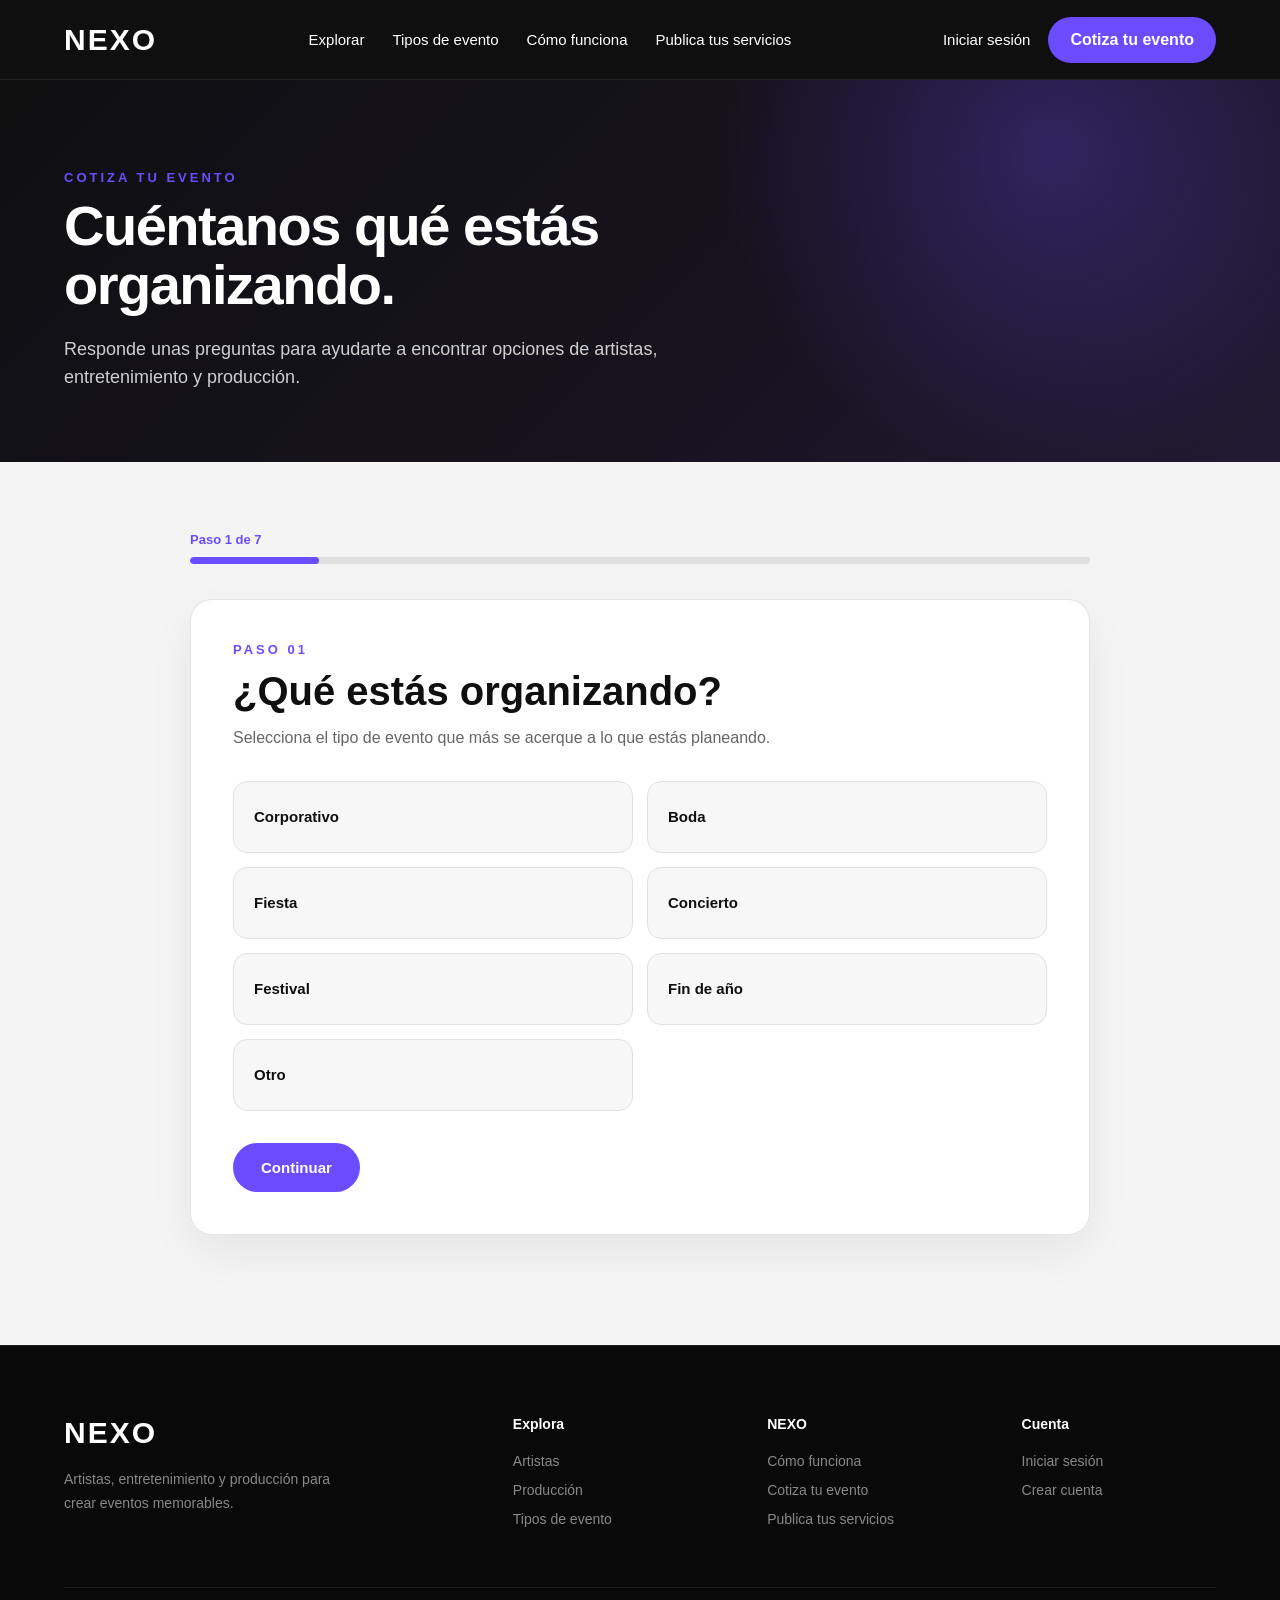
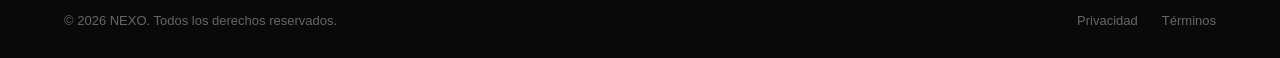
<file: pages/cotizar.html>
<!DOCTYPE html>
<html lang="es">

<head>
    <meta charset="UTF-8">
    <meta name="viewport" content="width=device-width, initial-scale=1.0">

    <title>Cotiza tu evento | NEXO</title>

    <link rel="stylesheet" href="../estilos.css">
</head>

<body>

    <header class="header">

        <a href="../index.html" class="logo">
            NEXO
        </a>

        <nav class="nav">
            <a href="explorar.html">Explorar</a>
            <a href="eventos.html">Tipos de evento</a>
            <a href="como-funciona.html">Cómo funciona</a>
            <a href="proveedores.html">Publica tus servicios</a>
        </nav>

        <div class="header-actions">

            <a href="login.html" class="login">
                Iniciar sesión
            </a>

            <a href="cotizar.html" class="btn-cotizar">
                Cotiza tu evento
            </a>

        </div>

    </header>


    <main>

        <section class="cotizador-hero">

            <div class="cotizador-hero-contenido">

                <p class="seccion-etiqueta">
                    COTIZA TU EVENTO
                </p>

                <h1>
                    Cuéntanos qué estás organizando.
                </h1>

                <p class="cotizador-hero-texto">
                    Responde unas preguntas para ayudarte a encontrar
                    opciones de artistas, entretenimiento y producción.
                </p>

            </div>

        </section>


        <section class="cotizador">

            <div class="cotizador-contenido">

                <div class="cotizador-progreso">

                    <span>Paso 1 de 7</span>

                    <div class="cotizador-barra">
                        <div class="cotizador-barra-activa"></div>
                    </div>

                </div>


                <div class="cotizador-paso activo">

                    <p class="seccion-etiqueta">
                      PASO 01
                  </p>

                    <h2>
                        ¿Qué estás organizando?
                    </h2>

                    <p class="cotizador-ayuda">
                        Selecciona el tipo de evento que más se acerque
                        a lo que estás planeando.
                    </p>


                    <div class="cotizador-opciones">

                        <label class="cotizador-opcion">
                            <input type="radio" name="tipo-evento" value="corporativo">
                            <span>Corporativo</span>
                        </label>

                        <label class="cotizador-opcion">
                            <input type="radio" name="tipo-evento" value="boda">
                            <span>Boda</span>
                        </label>

                        <label class="cotizador-opcion">
                            <input type="radio" name="tipo-evento" value="fiesta">
                            <span>Fiesta</span>
                        </label>

                        <label class="cotizador-opcion">
                            <input type="radio" name="tipo-evento" value="concierto">
                            <span>Concierto</span>
                        </label>

                        <label class="cotizador-opcion">
                            <input type="radio" name="tipo-evento" value="festival">
                            <span>Festival</span>
                        </label>

                        <label class="cotizador-opcion">
                            <input type="radio" name="tipo-evento" value="fin-de-ano">
                            <span>Fin de año</span>
                        </label>

                        <label class="cotizador-opcion">
                            <input type="radio" name="tipo-evento" value="otro">
                            <span>Otro</span>
                        </label>

                    </div>
					
					<div id="campo-otro-evento" class="campo-otro-evento">

    <label for="otro-evento">
        Escribe el tipo de evento
    </label>

    <input
        type="text"
        id="otro-evento"
        name="otro-evento"
        placeholder="Ej. Graduación, posada, aniversario..."
    >

</div>
					
						 <button type="button" class="cotizador-siguiente activo">
                        Continuar
                    </button>

              </div>
					
		<div class="cotizador-paso">				

    <p class="seccion-etiqueta">
        PASO 02
    </p>

    <h2>
        ¿Cuándo será tu evento?
    </h2>

    <p class="cotizador-ayuda">
        Selecciona la fecha estimada de tu evento.
    </p>

    <div class="cotizador-campo">

        <label for="fecha-evento">
            Fecha del evento
        </label>

        <input
            type="date"
            id="fecha-evento"
            name="fecha-evento"
        >

    </div>

    <div class="cotizador-acciones">

        <button type="button" class="cotizador-anterior">
            Atrás
        </button>

        <button type="button" class="cotizador-siguiente">
            Continuar
        </button>

    </div>

</div>
				
				<!-- =========================
     PASO 03 - CIUDAD
========================= -->

<div class="cotizador-paso">

    <p class="seccion-etiqueta">
        PASO 03
    </p>

    <h2>
        ¿Dónde será tu evento?
    </h2>

    <p class="cotizador-ayuda">
        Selecciona la ciudad o zona donde se realizará tu evento.
    </p>

    <div class="cotizador-campo">

        <label for="ciudad-evento">
            Ciudad
        </label>

        <select id="ciudad-evento" name="ciudad-evento">

            <option value="">
                Selecciona una ciudad
            </option>

            <option value="cdmx">
                Ciudad de México
            </option>

            <option value="edomex">
                Estado de México
            </option>

            <option value="queretaro">
                Querétaro
            </option>

            <option value="puebla">
                Puebla
            </option>

            <option value="guadalajara">
                Guadalajara
            </option>

            <option value="monterrey">
                Monterrey
            </option>

            <option value="cuernavaca">
                Cuernavaca
            </option>

            <option value="toluca">
                Toluca
            </option>

            <option value="otro">
                Otra ciudad
            </option>

        </select>
		
		<div id="campo-otra-ciudad" class="campo-otra-ciudad">

    <label for="otra-ciudad">
        Escribe la ciudad
    </label>

    <input
        type="text"
        id="otra-ciudad"
        name="otra-ciudad"
        placeholder="Ej. San Miguel de Allende"
    >

</div>

    </div>

    <div class="cotizador-acciones">

        <button type="button" class="cotizador-anterior">
            Atrás
        </button>

        <button type="button" class="cotizador-siguiente">
            Continuar
        </button>

    </div>

</div>

<!-- FIN PASO 03 -->
				
			<div class="cotizador-paso">

    <p class="seccion-etiqueta">
        PASO 04
    </p>

    <h2>
        ¿Cuántas personas asistirán?
    </h2>

    <p class="cotizador-ayuda">
        Indica una cantidad aproximada de invitados.
    </p>

    <div class="cotizador-campo">

        <label for="numero-invitados">
            Número de invitados
        </label>

        <input
            type="number"
            id="numero-invitados"
            name="numero-invitados"
            placeholder="Ej. 150"
            min="1"
        >

    </div>

    <div class="cotizador-acciones">

        <button type="button" class="cotizador-anterior">
            Atrás
        </button>

        <button type="button" class="cotizador-siguiente">
            Continuar
        </button>

    </div>

</div>
					
					<div class="cotizador-paso">

    <p class="seccion-etiqueta">
        PASO 05
    </p>

    <h2>
        ¿Qué necesitas para tu evento?
    </h2>

    <p class="cotizador-ayuda">
        Puedes seleccionar una o varias opciones.
    </p>

    <div class="cotizador-opciones">

        <label class="cotizador-opcion">
            <input type="checkbox" name="necesidades" value="artistas">
            <span>Artistas</span>
        </label>

        <label class="cotizador-opcion">
            <input type="checkbox" name="necesidades" value="entretenimiento">
            <span>Entretenimiento</span>
        </label>

        <label class="cotizador-opcion">
            <input type="checkbox" name="necesidades" value="audio">
            <span>Audio</span>
        </label>

        <label class="cotizador-opcion">
            <input type="checkbox" name="necesidades" value="iluminacion">
            <span>Iluminación</span>
        </label>

        <label class="cotizador-opcion">
            <input type="checkbox" name="necesidades" value="pantallas-led">
            <span>Pantallas LED</span>
        </label>

        <label class="cotizador-opcion">
            <input type="checkbox" name="necesidades" value="backline">
            <span>Backline</span>
        </label>

        <label class="cotizador-opcion">
            <input type="checkbox" name="necesidades" value="escenario">
            <span>Escenario</span>
        </label>

        <label class="cotizador-opcion">
            <input type="checkbox" name="necesidades" value="produccion-integral">
            <span>Producción integral</span>
        </label>

    </div>

    <div class="cotizador-acciones">

        <button type="button" class="cotizador-anterior">
            Atrás
        </button>

        <button type="button" class="cotizador-siguiente">
            Continuar
        </button>

    </div>

</div>
					
					<div class="cotizador-paso">

    <p class="seccion-etiqueta">
        PASO 06
    </p>

    <h2>
        ¿Cuál es tu presupuesto estimado?
    </h2>

    <p class="cotizador-ayuda">
        Selecciona el rango que mejor se acerque a lo que tienes contemplado.
    </p>

    <div class="cotizador-opciones">

        <label class="cotizador-opcion">
            <input type="radio" name="presupuesto" value="menos-10000">
            <span>Menos de $10,000 MXN</span>
        </label>

        <label class="cotizador-opcion">
            <input type="radio" name="presupuesto" value="10000-25000">
            <span>$10,000 – $25,000 MXN</span>
        </label>

        <label class="cotizador-opcion">
            <input type="radio" name="presupuesto" value="25000-50000">
            <span>$25,000 – $50,000 MXN</span>
        </label>

        <label class="cotizador-opcion">
            <input type="radio" name="presupuesto" value="50000-100000">
            <span>$50,000 – $100,000 MXN</span>
        </label>

        <label class="cotizador-opcion">
            <input type="radio" name="presupuesto" value="mas-100000">
            <span>Más de $100,000 MXN</span>
        </label>

        <label class="cotizador-opcion">
            <input type="radio" name="presupuesto" value="por-definir">
            <span>Aún no lo sé</span>
        </label>

    </div>

    <div class="cotizador-acciones">

        <button type="button" class="cotizador-anterior">
            Atrás
        </button>

        <button type="button" class="cotizador-siguiente">
            Continuar
        </button>

    </div>

</div>
					
					<div class="cotizador-paso">

    <p class="seccion-etiqueta">
        PASO 07
    </p>

    <h2>
        ¿Cómo podemos contactarte?
    </h2>

    <p class="cotizador-ayuda">
        Déjanos tus datos para enviarte propuestas y dar seguimiento a tu solicitud.
    </p>

    <div class="cotizador-campo">

        <label for="nombre-contacto">
            Nombre completo
        </label>

        <input
            type="text"
            id="nombre-contacto"
            name="nombre-contacto"
            placeholder="Tu nombre"
        >

    </div>

    <div class="cotizador-campo">

        <label for="correo-contacto">
            Correo electrónico
        </label>

        <input
            type="email"
            id="correo-contacto"
            name="correo-contacto"
            placeholder="correo@ejemplo.com"
        >

    </div>

    <div class="cotizador-campo">

        <label for="telefono-contacto">
            Teléfono
        </label>

        <input
            type="tel"
            id="telefono-contacto"
            name="telefono-contacto"
            placeholder="55 0000 0000"
        >

    </div>

    <div class="cotizador-campo">

        <label for="comentarios-evento">
            Cuéntanos un poco más
        </label>

        <textarea
            id="comentarios-evento"
            name="comentarios-evento"
            rows="5"
            placeholder="Detalles adicionales, horarios, referencias o necesidades especiales..."
        ></textarea>

    </div>

    <div class="cotizador-acciones">

        <button type="button" class="cotizador-anterior">
            Atrás
        </button>

        <button type="button" class="cotizador-enviar">
            Solicitar propuestas
        </button>

    </div>

</div>

            </div>

        </section>

    </main>
	
	<footer class="footer">

    <div class="footer-contenido">

        <div class="footer-marca">

            <a href="../index.html" class="footer-logo">
                NEXO
            </a>

            <p>
                Artistas, entretenimiento y producción
                para crear eventos memorables.
            </p>

        </div>

        <div class="footer-columna">

            <h4>Explora</h4>

            <a href="explorar.html">Artistas</a>
            <a href="produccion.html">Producción</a>
            <a href="eventos.html">Tipos de evento</a>

        </div>

        <div class="footer-columna">

            <h4>NEXO</h4>

            <a href="como-funciona.html">Cómo funciona</a>
            <a href="cotizar.html">Cotiza tu evento</a>
            <a href="proveedores.html">Publica tus servicios</a>

        </div>

        <div class="footer-columna">

            <h4>Cuenta</h4>

            <a href="login.html">Iniciar sesión</a>
            <a href="registro.html">Crear cuenta</a>

        </div>

    </div>

    <div class="footer-bottom">

        <p>
            © 2026 NEXO. Todos los derechos reservados.
        </p>

        <div class="footer-legal">
            <a href="#">Privacidad</a>
            <a href="#">Términos</a>
        </div>

    </div>

</footer>
	
	<script src="../script.js"></script>

</body>

</html>
</file>
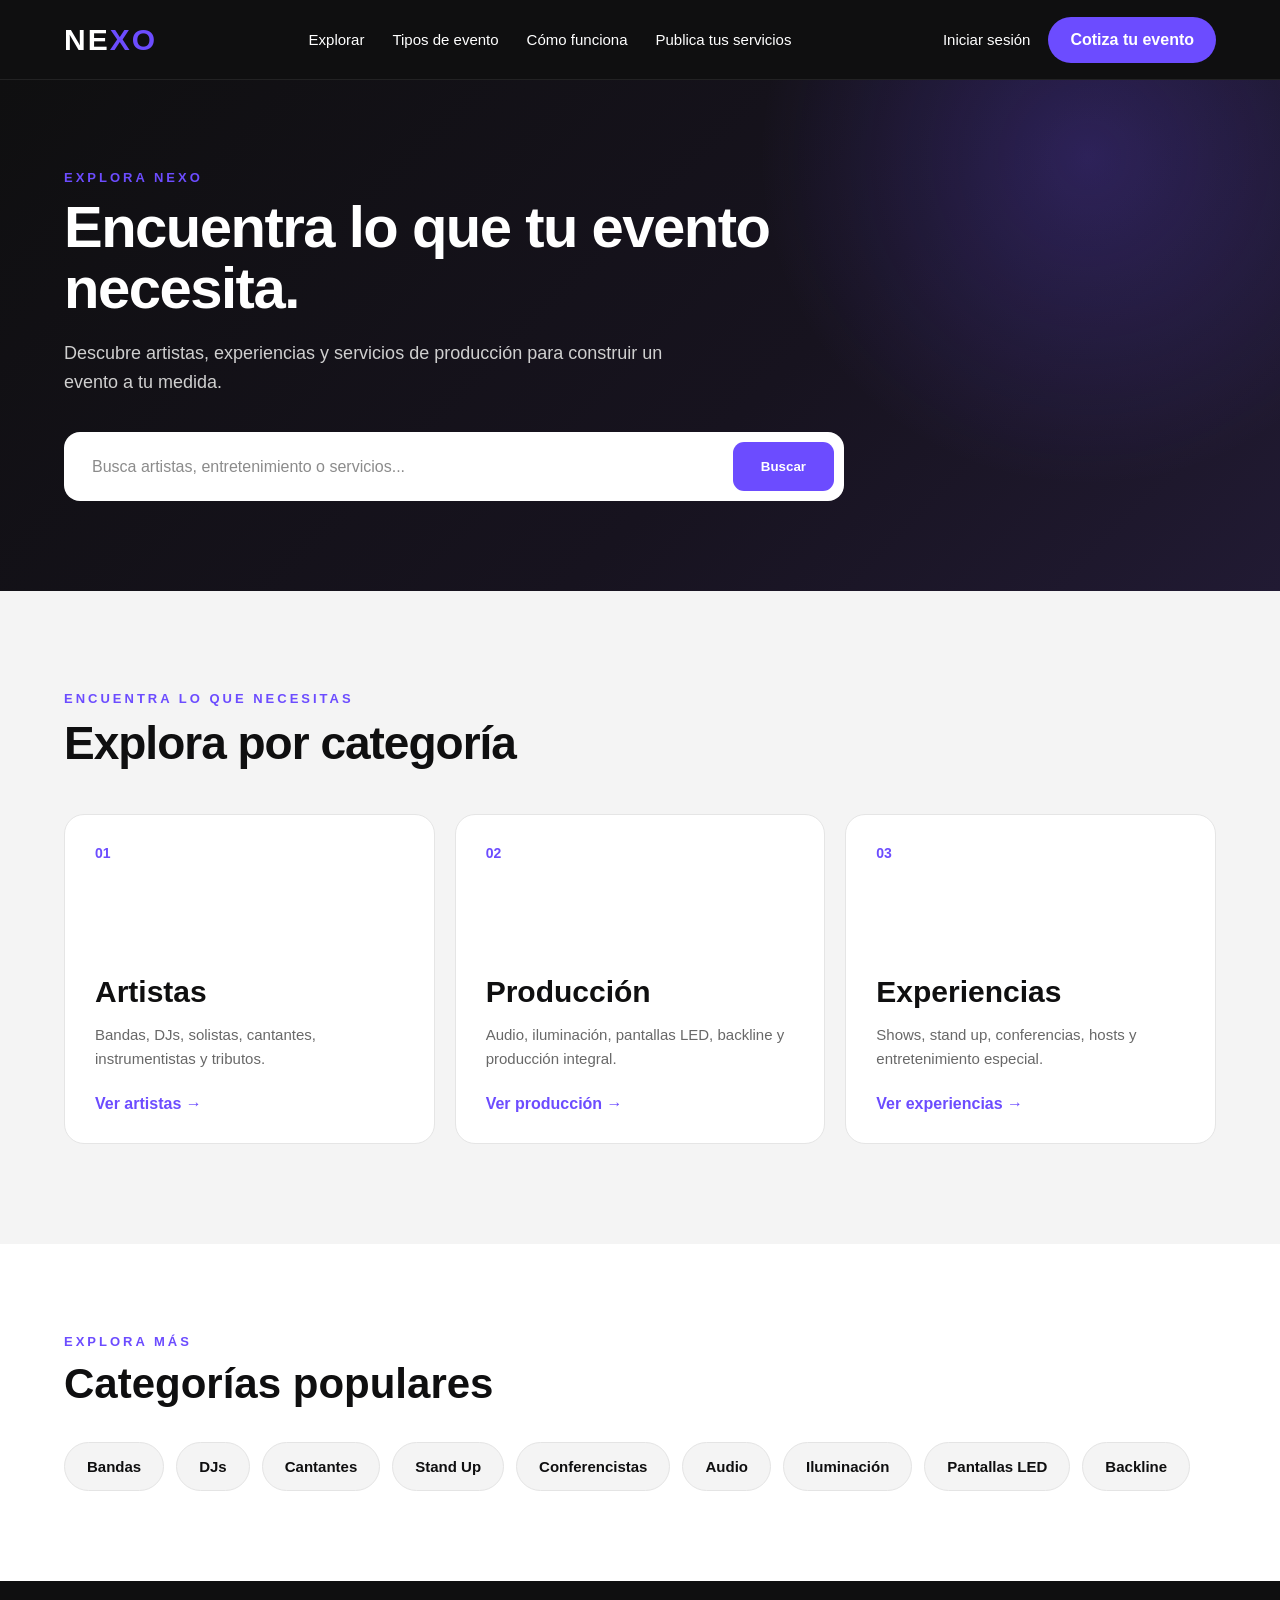
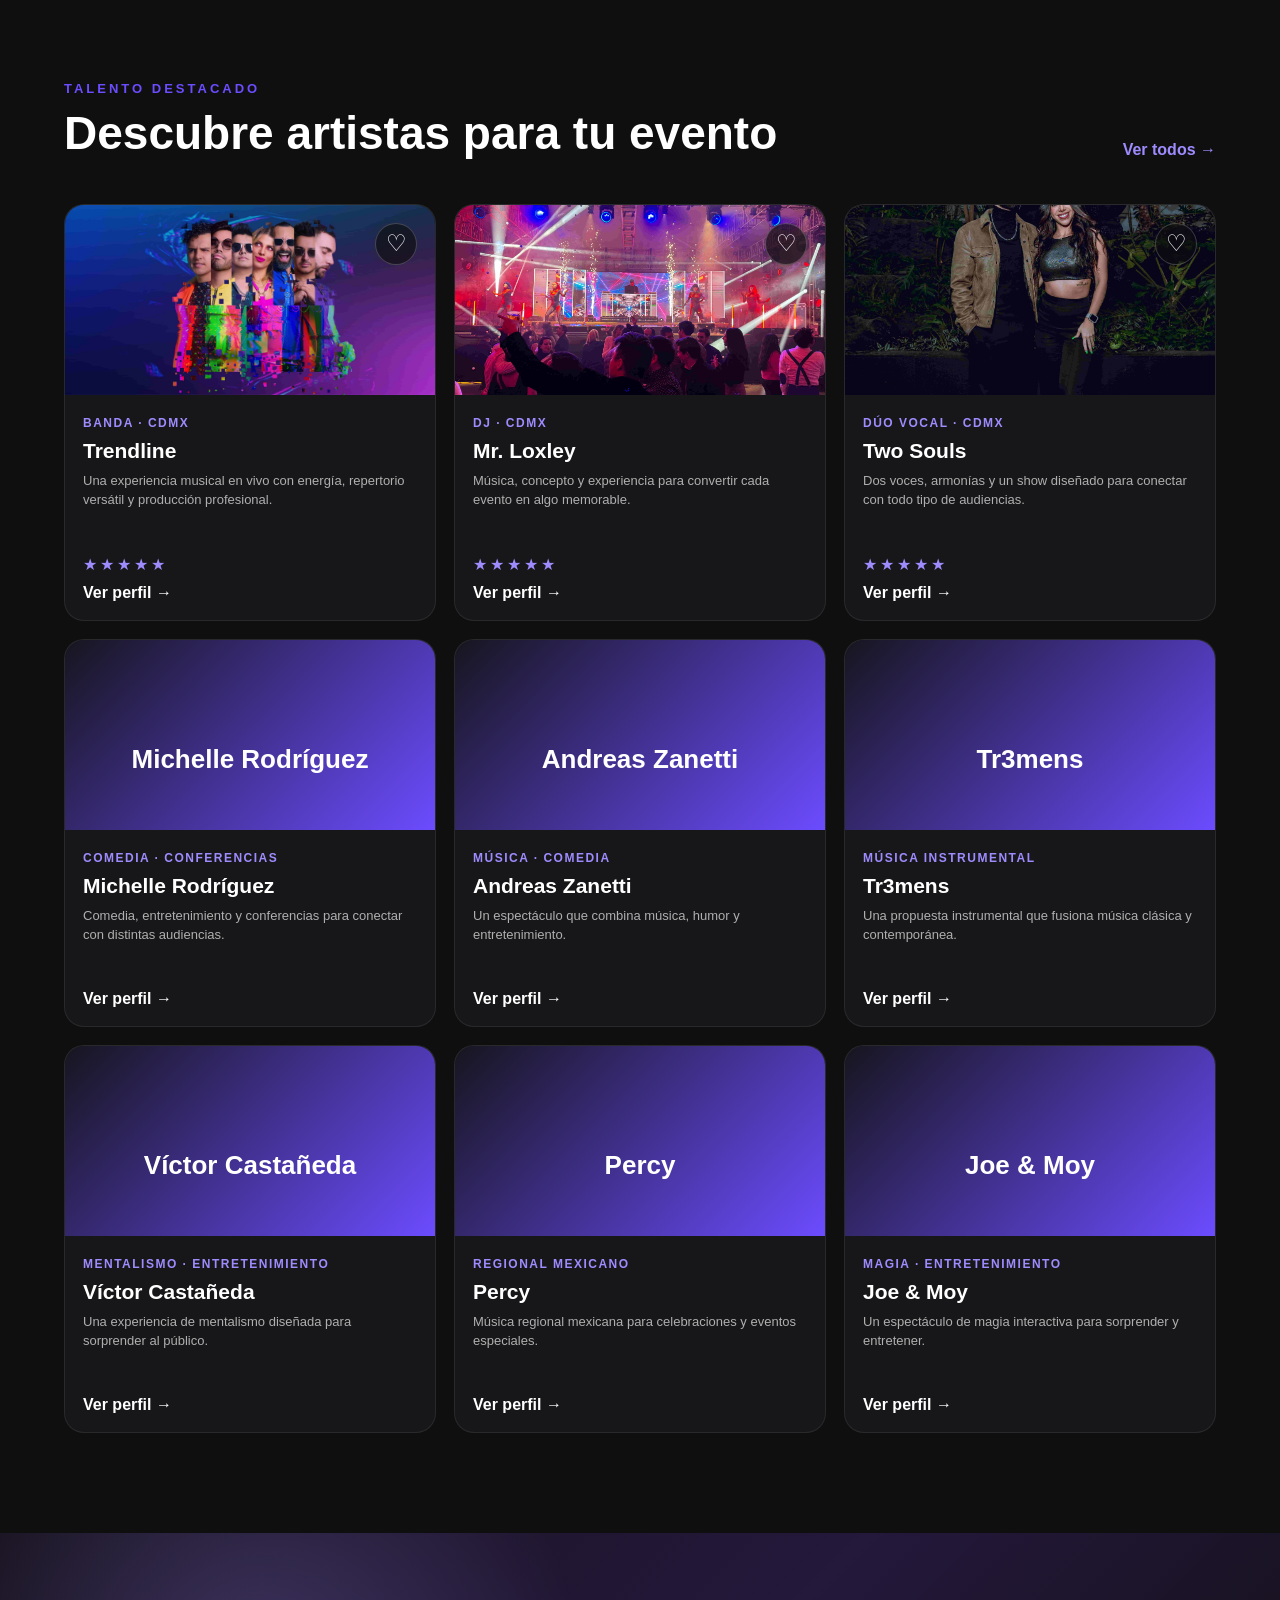
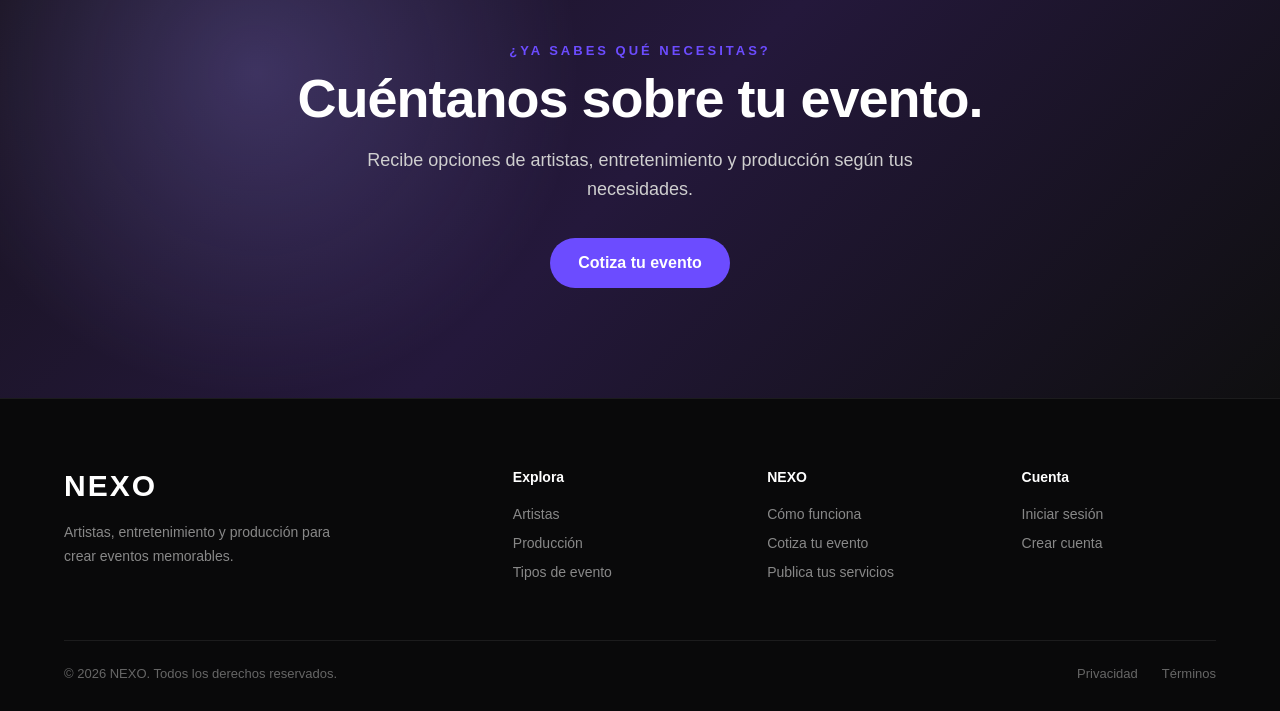
<file: pages/explorar.html>
<!DOCTYPE html>
<html lang="es">

<head>
    <meta charset="UTF-8">
    <meta name="viewport" content="width=device-width, initial-scale=1.0">

    <title>Explorar | NEXO</title>

    <link rel="stylesheet" href="../estilos.css">
	
	<style>
/* ==========================================
   NEXO - SUGERENCIAS DEL BUSCADOR EXPLORAR
========================================== */

.explorar-buscador {
    position: relative !important;
    overflow: visible !important;
}

.explorar-buscador #nexo-sugerencias {
    position: absolute !important;
    top: calc(100% + 10px) !important;
    left: 0 !important;
    right: 0 !important;
    width: 100% !important;
    max-height: 350px !important;
    overflow-y: auto !important;

    padding: 8px !important;
    background: #ffffff !important;
    border: 1px solid #e9e6f5 !important;
    border-radius: 16px !important;
    box-shadow: 0 18px 45px rgba(0, 0, 0, 0.18) !important;

    z-index: 99999 !important;
    box-sizing: border-box !important;
}

.explorar-buscador #nexo-sugerencias[hidden] {
    display: none !important;
}

.explorar-buscador #nexo-sugerencias:not([hidden]) {
    display: block !important;
}

.explorar-buscador #nexo-sugerencias .nexo-sugerencia {
    display: flex !important;
    flex-direction: column !important;
    align-items: flex-start !important;
    justify-content: center !important;
    gap: 4px !important;

    width: 100% !important;
    height: auto !important;
    min-height: 60px !important;
    margin: 0 !important;
    padding: 12px 14px !important;

    background: #ffffff !important;
    color: #0f0f10 !important;
    border: none !important;
    border-radius: 8px !important;

    text-align: left !important;
    cursor: pointer !important;
}

.explorar-buscador #nexo-sugerencias .nexo-sugerencia strong {
    color: #0f0f10 !important;
    font-size: 14px !important;
    font-weight: 700 !important;
}

.explorar-buscador #nexo-sugerencias .nexo-sugerencia small {
    color: #777777 !important;
    font-size: 12px !important;
}

.explorar-buscador #nexo-sugerencias .nexo-sugerencia:hover {
    background: #f2efff !important;
}
</style>
</head>

<body>

    <header class="header">

   <a href="../index.html" class="nexo-logo">
    <span class="logo-ne">NE</span><span class="logo-xo">XO</span>
</a>

    <nav class="nav">
        <a href="explorar.html">Explorar</a>
        <a href="eventos.html">Tipos de evento</a>
        <a href="como-funciona.html">Cómo funciona</a>
        <a href="proveedores.html">Publica tus servicios</a>
    </nav>

    <div class="header-actions">

        <a href="login.html" class="login">
            Iniciar sesión
        </a>

        <a href="cotizar.html" class="btn-cotizar">
            Cotiza tu evento
        </a>

    </div>

</header>
	
	<section class="explorar-hero">

    <div class="explorar-hero-contenido">

        <p class="seccion-etiqueta">
            EXPLORA NEXO
        </p>

        <h1>
            Encuentra lo que tu evento necesita.
        </h1>

        <p class="explorar-hero-texto">
            Descubre artistas, experiencias y servicios de producción
            para construir un evento a tu medida.
        </p>

        <form class="explorar-buscador" id="nexo-buscador-rapido" autocomplete="off">

    <input
        type="search"
        id="nexo-busqueda"
        name="q"
        placeholder="Busca artistas, entretenimiento o servicios..."
        aria-label="Buscar servicios en NEXO"
        aria-controls="nexo-sugerencias"
        aria-expanded="false"
    >

    <button type="submit">Buscar</button>

    <div id="nexo-sugerencias" class="nexo-sugerencias" hidden></div>

</form>

<section id="nexo-resultados" class="nexo-resultados" hidden>
    <h2 id="nexo-resultados-titulo">Resultados de búsqueda</h2>
    <div id="nexo-resultados-lista"></div>
</section>
    </div>

</section>
	
	<section class="explorar-categorias">

    <div class="explorar-categorias-contenido">

        <p class="seccion-etiqueta">
            ENCUENTRA LO QUE NECESITAS
        </p>

        <h2>
            Explora por categoría
        </h2>

        <div class="explorar-categorias-grid">

            <a href="artistas.html" class="explorar-categoria-card">

                <span class="explorar-numero">01</span>

                <div>
                    <h3>Artistas</h3>

                    <p>
                        Bandas, DJs, solistas, cantantes,
                        instrumentistas y tributos.
                    </p>

                    <span class="explorar-link">
                        Ver artistas →
                    </span>
                </div>

            </a>


            <a href="produccion.html" class="explorar-categoria-card">

                <span class="explorar-numero">02</span>

                <div>
                    <h3>Producción</h3>

                    <p>
                        Audio, iluminación, pantallas LED,
                        backline y producción integral.
                    </p>

                    <span class="explorar-link">
                        Ver producción →
                    </span>
                </div>

            </a>


            <a href="#" class="explorar-categoria-card">

                <span class="explorar-numero">03</span>

                <div>
                    <h3>Experiencias</h3>

                    <p>
                        Shows, stand up, conferencias,
                        hosts y entretenimiento especial.
                    </p>

                    <span class="explorar-link">
                        Ver experiencias →
                    </span>
                </div>

            </a>

        </div>

    </div>

</section>
	
	<section class="categorias-rapidas">

    <div class="categorias-rapidas-contenido">

        <div class="categorias-rapidas-header">

            <p class="seccion-etiqueta">
                EXPLORA MÁS
            </p>

            <h2>
                Categorías populares
            </h2>

        </div>

        <div class="categorias-rapidas-grid">

            <a href="artistas.html" class="categoria-rapida">
                Bandas
            </a>

            <a href="artistas.html" class="categoria-rapida">
                DJs
            </a>

            <a href="artistas.html" class="categoria-rapida">
                Cantantes
            </a>

            <a href="#" class="categoria-rapida">
                Stand Up
            </a>

            <a href="#" class="categoria-rapida">
                Conferencistas
            </a>

            <a href="produccion.html" class="categoria-rapida">
                Audio
            </a>

            <a href="produccion.html" class="categoria-rapida">
                Iluminación
            </a>

            <a href="produccion.html" class="categoria-rapida">
                Pantallas LED
            </a>

            <a href="produccion.html" class="categoria-rapida">
                Backline
            </a>

        </div>

    </div>

</section>
	
	<section class="artistas-destacados">

    <div class="artistas-contenido">

        <div class="artistas-header">

            <div>
                <p class="seccion-etiqueta">
                    TALENTO DESTACADO
                </p>

                <h2>
                    Descubre artistas para tu evento
                </h2>
            </div>

            <a href="artistas.html" class="ver-todos">
                Ver todos →
            </a>

        </div>

        <div class="artistas-grid">

            <article class="artista-card">

                <div class="artista-imagen">

                    <img src="../assets/images/trendline.png" alt="Trendline">

                    <button class="favorito">
                        ♡
                    </button>

                </div>

                <div class="artista-info">

                    <span class="artista-categoria">
                        BANDA · CDMX
                    </span>

                    <h3>Trendline</h3>

                    <p>
                        Una experiencia musical en vivo con energía,
                        repertorio versátil y producción profesional.
                    </p>

                    <div class="artista-rating">
                        ★★★★★
                    </div>

                    <a href="trendline.html">
    Ver perfil →
</a>

                </div>

            </article>


            <article class="artista-card">

                <div class="artista-imagen">

                    <img src="../assets/images/mr-loxley.jpg" alt="Mr. Loxley">

                    <button class="favorito">
                        ♡
                    </button>

                </div>

                <div class="artista-info">

                    <span class="artista-categoria">
                        DJ · CDMX
                    </span>

                    <h3>Mr. Loxley</h3>

                    <p>
                        Música, concepto y experiencia para convertir
                        cada evento en algo memorable.
                    </p>

                    <div class="artista-rating">
                        ★★★★★
                    </div>

                   <a href="mr-loxley.html">
    Ver perfil →
</a>
                    </a>

                </div>

            </article>


            <article class="artista-card">

                <div class="artista-imagen">

                    <img src="../assets/images/two-souls.jpg" alt="Two Souls">

                    <button class="favorito">
                        ♡
                    </button>

                </div>

                <div class="artista-info">

                    <span class="artista-categoria">
                        DÚO VOCAL · CDMX
                    </span>

                    <h3>Two Souls</h3>

                    <p>
                        Dos voces, armonías y un show diseñado
                        para conectar con todo tipo de audiencias.
                    </p>

                    <div class="artista-rating">
                        ★★★★★
                    </div>

                   <a href="two-souls.html">
    Ver perfil →
</a>

                </div>

            </article>
		
		<!-- MICHELLE RODRÍGUEZ -->
<article class="artista-card">

    <div class="artista-imagen artista-sin-foto">
        <div class="imagen-placeholder">
            Michelle Rodríguez
        </div>
    </div>

    <div class="artista-info">

        <span class="artista-categoria">
            COMEDIA · CONFERENCIAS
        </span>

        <h3>Michelle Rodríguez</h3>

        <p>
            Comedia, entretenimiento y conferencias
            para conectar con distintas audiencias.
        </p>

        <a href="michelle-rodriguez.html">
            Ver perfil →
        </a>

    </div>

</article>


<!-- ANDREAS ZANETTI -->
<article class="artista-card">

    <div class="artista-imagen artista-sin-foto">
        <div class="imagen-placeholder">
            Andreas Zanetti
        </div>
    </div>

    <div class="artista-info">

        <span class="artista-categoria">
            MÚSICA · COMEDIA
        </span>

        <h3>Andreas Zanetti</h3>

        <p>
            Un espectáculo que combina música,
            humor y entretenimiento.
        </p>

        <a href="andreas-zanetti.html">
            Ver perfil →
        </a>

    </div>

</article>


<!-- TR3MENS -->
<article class="artista-card">

    <div class="artista-imagen artista-sin-foto">
        <div class="imagen-placeholder">
            Tr3mens
        </div>
    </div>

    <div class="artista-info">

        <span class="artista-categoria">
            MÚSICA INSTRUMENTAL
        </span>

        <h3>Tr3mens</h3>

        <p>
            Una propuesta instrumental que fusiona
            música clásica y contemporánea.
        </p>

        <a href="tr3mens.html">
            Ver perfil →
        </a>

    </div>

</article>


<!-- VÍCTOR CASTAÑEDA -->
<article class="artista-card">

    <div class="artista-imagen artista-sin-foto">
        <div class="imagen-placeholder">
            Víctor Castañeda
        </div>
    </div>

    <div class="artista-info">

        <span class="artista-categoria">
            MENTALISMO · ENTRETENIMIENTO
        </span>

        <h3>Víctor Castañeda</h3>

        <p>
            Una experiencia de mentalismo diseñada
            para sorprender al público.
        </p>

        <a href="victor-castaneda.html">
            Ver perfil →
        </a>

    </div>

</article>


<!-- PERCY -->
<article class="artista-card">

    <div class="artista-imagen artista-sin-foto">
        <div class="imagen-placeholder">
            Percy
        </div>
    </div>

    <div class="artista-info">

        <span class="artista-categoria">
            REGIONAL MEXICANO
        </span>

        <h3>Percy</h3>

        <p>
            Música regional mexicana para
            celebraciones y eventos especiales.
        </p>

        <a href="percy.html">
            Ver perfil →
        </a>

    </div>

</article>


<!-- JOE & MOY -->
<article class="artista-card">

    <div class="artista-imagen artista-sin-foto">
        <div class="imagen-placeholder">
            Joe &amp; Moy
        </div>
    </div>

    <div class="artista-info">

        <span class="artista-categoria">
            MAGIA · ENTRETENIMIENTO
        </span>

        <h3>Joe &amp; Moy</h3>

        <p>
            Un espectáculo de magia interactiva
            para sorprender y entretener.
        </p>

        <a href="joe-moy.html">
            Ver perfil →
        </a>

    </div>

</article>

        </div>

    </div>

</section>
	
	<section class="cta-cotiza">

    <div class="cta-cotiza-contenido">

        <p class="seccion-etiqueta">
            ¿YA SABES QUÉ NECESITAS?
        </p>

        <h2>
            Cuéntanos sobre tu evento.
        </h2>

        <p>
            Recibe opciones de artistas, entretenimiento y producción
            según tus necesidades.
        </p>

        <a href="cotizar.html" class="cta-boton">
            Cotiza tu evento
        </a>

    </div>

</section>
	
	<footer class="footer">

    <div class="footer-contenido">

        <div class="footer-marca">

            <a href="../index.html" class="footer-logo">
                NEXO
            </a>

            <p>
                Artistas, entretenimiento y producción
                para crear eventos memorables.
            </p>

        </div>

        <div class="footer-columna">

            <h4>Explora</h4>

            <a href="explorar.html">Artistas</a>
            <a href="produccion.html">Producción</a>
            <a href="eventos.html">Tipos de evento</a>

        </div>

        <div class="footer-columna">

            <h4>NEXO</h4>

            <a href="como-funciona.html">Cómo funciona</a>
            <a href="cotizar.html">Cotiza tu evento</a>
            <a href="proveedores.html">Publica tus servicios</a>

        </div>

        <div class="footer-columna">

            <h4>Cuenta</h4>

            <a href="login.html">Iniciar sesión</a>
            <a href="registro.html">Crear cuenta</a>

        </div>

    </div>

    <div class="footer-bottom">

        <p>
            © 2026 NEXO. Todos los derechos reservados.
        </p>

        <div class="footer-legal">
            <a href="#">Privacidad</a>
            <a href="#">Términos</a>
        </div>

    </div>

</footer>
	
	<script>
(() => {
    const catalogo = [
        {nombre:'Trendline',categoria:'Banda de covers · CDMX',tipo:'Artista',imagen:'../assets/images/trendline.png',url:'perfil-artista.html?artista=trendline',palabras:'bandas musica covers pop rock'},
        {nombre:'Mr. Loxley',categoria:'DJ · CDMX',tipo:'Artista',imagen:'../assets/images/mr-loxley.jpg',url:'perfil-artista.html?artista=mr-loxley',palabras:'dj eventos bodas musica performance'},
        {nombre:'Two Souls',categoria:'Dúo vocal · CDMX',tipo:'Artista',imagen:'../assets/images/two-souls.jpg',url:'perfil-artista.html?artista=two-souls',palabras:'cantantes duo vocal musica'},
        {nombre:'Andreas Zanetti',categoria:'Pianista y comediante',tipo:'Artista',url:'artistas.html',palabras:'piano comedia'},
        {nombre:'Michelle Rodríguez',categoria:'Stand-up y conferencias',tipo:'Artista',url:'artistas.html',palabras:'comediante conferencista'},
        {nombre:'Tr3mens',categoria:'Trío instrumental',tipo:'Artista',url:'artistas.html',palabras:'musica trio instrumental'},
        {nombre:'Percy',categoria:'Cantante',tipo:'Artista',url:'artistas.html',palabras:'musica voz'},
        ...['Bandas de covers','Bandas de rock','Bandas de pop','Cantantes','Cantantes solistas','Dúos vocales','DJ','DJ para eventos','DJ para bodas','DJ + performance','Mariachi','Tríos musicales','Saxofonista','Pianista','Violinista','Guitarrista','Músicos','Ensambles musicales','Orquestas'].map(nombre=>({nombre,categoria:'Artistas y música',tipo:'Categoría',url:'artistas.html'})),
        ...['Stand-up','Comediantes','Magos','Mentalistas','Conferencistas','Conductores','Maestros de ceremonias','Bailarines','Shows temáticos','Imitadores'].map(nombre=>({nombre,categoria:'Entretenimiento',tipo:'Categoría',url:'explorar.html?categoria=entretenimiento'})),
        ...['Pantallas LED','Renta de pantallas LED','Audio profesional','Renta de audio','Iluminación profesional','Renta de iluminación','Backline','Renta de backline','Escenarios','Montaje de escenarios','Producción de eventos','Producción integral','Producción de conciertos','Producción de eventos corporativos'].map(nombre=>({nombre,categoria:'Producción y servicios',tipo:'Servicio',url:'produccion.html'}))
    ];
    const form = document.getElementById('nexo-buscador-rapido');
    const campo = document.getElementById('nexo-busqueda');
    const sugerencias = document.getElementById('nexo-sugerencias');
    const resultados = document.getElementById('nexo-resultados');
    const titulo = document.getElementById('nexo-resultados-titulo');
    const lista = document.getElementById('nexo-resultados-lista');
    if (!form || !campo || !sugerencias || !resultados || !titulo || !lista) return;
    const normalizar = t => String(t||'').normalize('NFD').replace(/[\u0300-\u036f]/g,'').toLowerCase().trim();
    function prioridad(item,q){
        const n=normalizar(item.nombre), c=normalizar(item.categoria), p=normalizar(item.palabras);
        if(n===q) return 0;
        if(n.startsWith(q)) return 1;
        if(n.split(/\s+/).some(w=>w.startsWith(q))) return 2;
        if(n.includes(q)) return 3;
        if(c.startsWith(q)) return 4;
        if(c.includes(q)) return 5;
        if(p.includes(q)) return 6;
        return 99;
    }
    function buscar(texto){
        const q=normalizar(texto);
        if(!q) return [];
        return catalogo.map((item,index)=>({item,index,p:prioridad(item,q)}))
          .filter(x=>x.p<99)
          .sort((a,b)=>a.p-b.p || a.index-b.index)
          .map(x=>x.item);
    }
    function ocultar(){ sugerencias.hidden=true; sugerencias.replaceChildren(); campo.setAttribute('aria-expanded','false'); }
    function mostrarSugerencias(){
        sugerencias.replaceChildren();
        const encontrados=buscar(campo.value).slice(0,7);
        if(!encontrados.length){ ocultar(); return; }
        encontrados.forEach(item=>{
            const boton=document.createElement('button'); boton.type='button'; boton.className='nexo-sugerencia';
            const nombre=document.createElement('strong'); nombre.textContent=item.nombre;
            const categoria=document.createElement('small'); categoria.textContent=item.categoria;
            boton.append(nombre,categoria);
            boton.addEventListener('click',()=>{ campo.value=item.nombre; mostrarResultados(item.nombre); actualizarURL(item.nombre); });
            sugerencias.appendChild(boton);
        });
        sugerencias.hidden=false; campo.setAttribute('aria-expanded','true');
    }
    function actualizarURL(q){ const url=new URL(location.href); url.searchParams.set('q',q); history.replaceState({},'',url); }
    function mostrarResultados(texto){
        ocultar(); lista.replaceChildren();
        const q=texto.trim(); if(!q){resultados.hidden=true;return;}
        const encontrados=buscar(q);
        const ciudad=new URLSearchParams(location.search).get('ciudad');
        titulo.textContent=`Resultados para "${q}"${ciudad ? ' · '+ciudad : ''}`;
        if(!encontrados.length){
            const aviso=document.createElement('p'); aviso.textContent='No encontramos artistas o servicios que coincidan con tu búsqueda.'; lista.appendChild(aviso);
        }else{
            encontrados.forEach(item=>{
                const tarjeta=document.createElement('article'); tarjeta.className='nexo-resultado-card';
                tarjeta.style.cssText='display:flex;align-items:center;gap:18px;flex-wrap:wrap;margin-bottom:14px;';
                if(item.imagen){
                    const img=document.createElement('img'); img.src=item.imagen; img.alt=item.nombre;
                    img.style.cssText='width:110px;height:90px;object-fit:cover;border-radius:10px;'; tarjeta.appendChild(img);
                }
                const info=document.createElement('div'); info.style.cssText='flex:1;min-width:190px;';
                const tipo=document.createElement('small'); tipo.textContent=item.tipo;
                const nombre=document.createElement('h3'); nombre.textContent=item.nombre;
                const categoria=document.createElement('p'); categoria.textContent=item.categoria;
                const enlace=document.createElement('a'); enlace.href=item.url; enlace.textContent=item.imagen?'Ver perfil →':'Explorar opciones →';
                enlace.style.cssText='color:#6C4CFF;font-weight:700;text-decoration:none;';
                info.append(tipo,nombre,categoria,enlace); tarjeta.appendChild(info); lista.appendChild(tarjeta);
            });
        }
        resultados.hidden=false;
        resultados.scrollIntoView({behavior:'smooth',block:'start'});
    }
    campo.addEventListener('input',mostrarSugerencias);
    campo.addEventListener('focus',mostrarSugerencias);
    campo.addEventListener('keydown',e=>{if(e.key==='Escape') ocultar();});
    form.addEventListener('submit',e=>{e.preventDefault();const q=campo.value.trim();if(!q)return;actualizarURL(q);mostrarResultados(q);});
    document.addEventListener('click',e=>{if(!form.contains(e.target))ocultar();});
    const inicial=new URLSearchParams(location.search).get('q');
    if(inicial){campo.value=inicial;mostrarResultados(inicial);}
})();
</script>

</body>

</html>
</file>
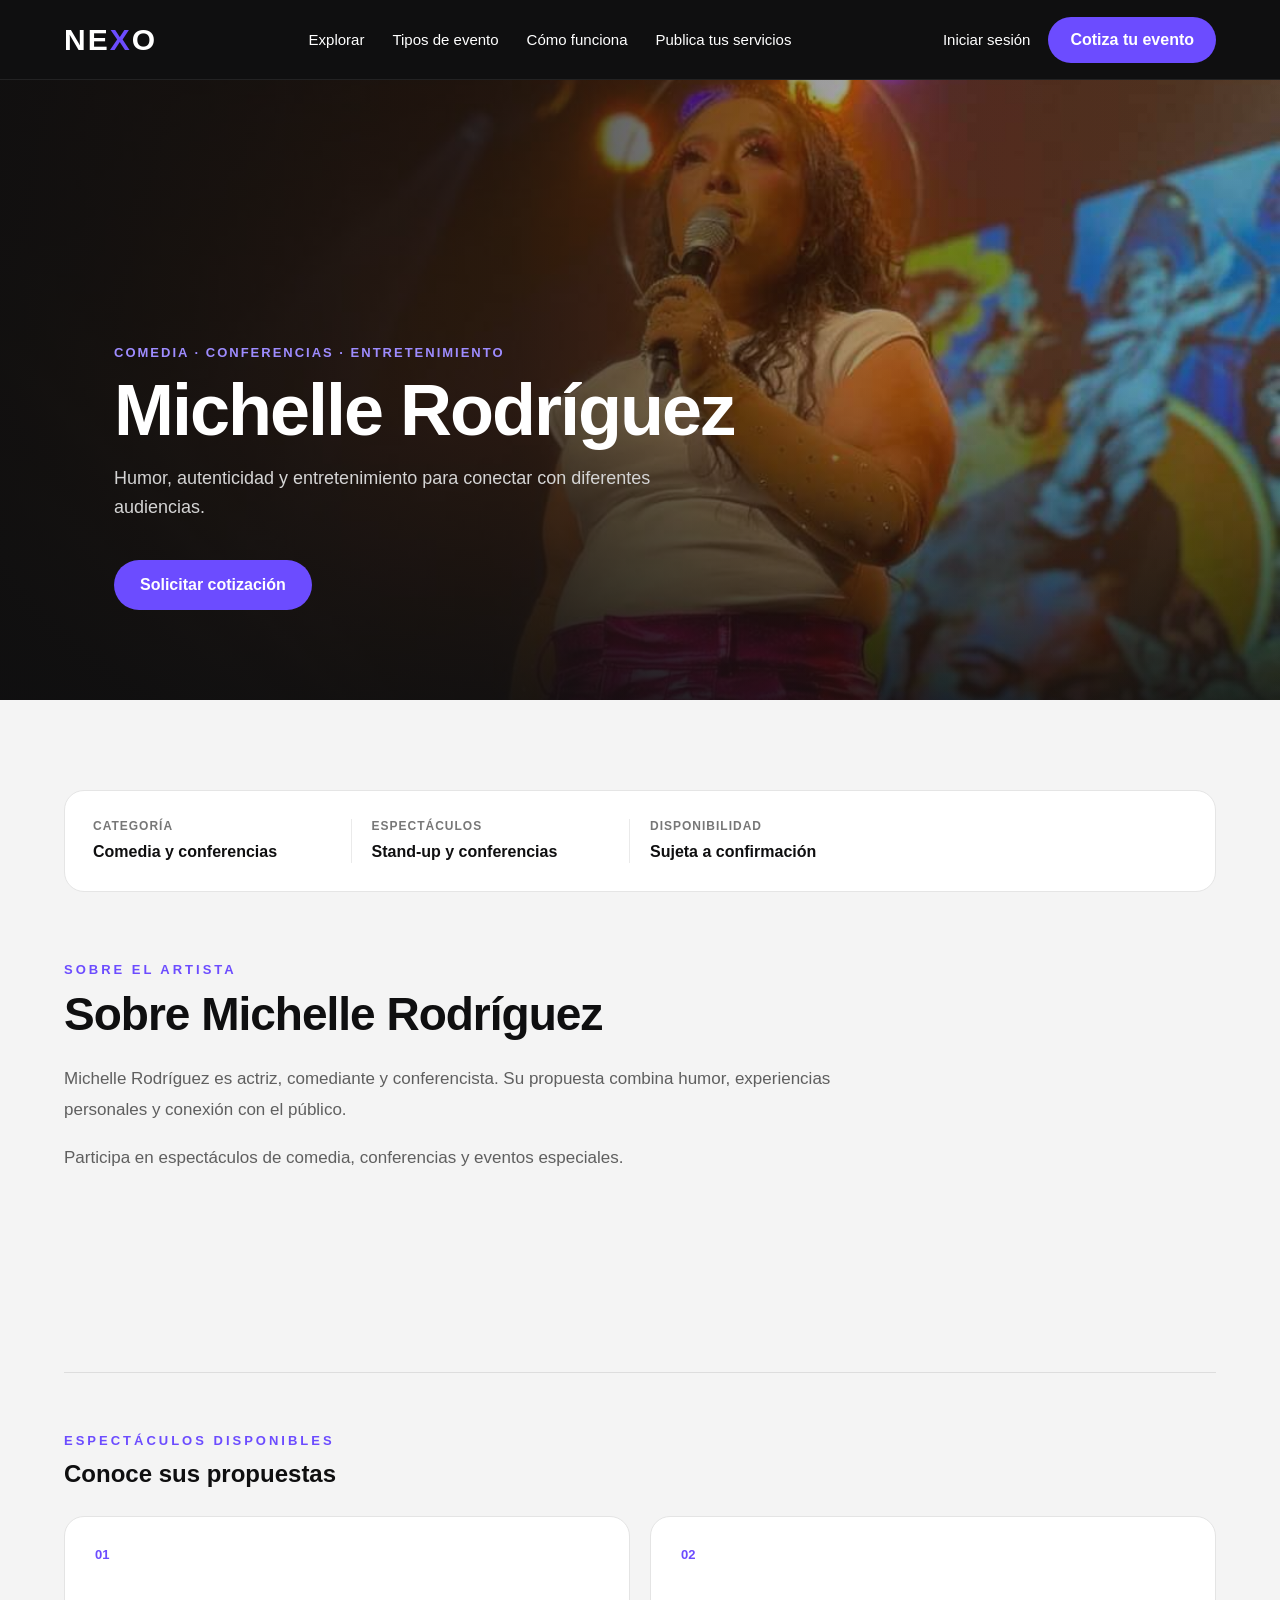
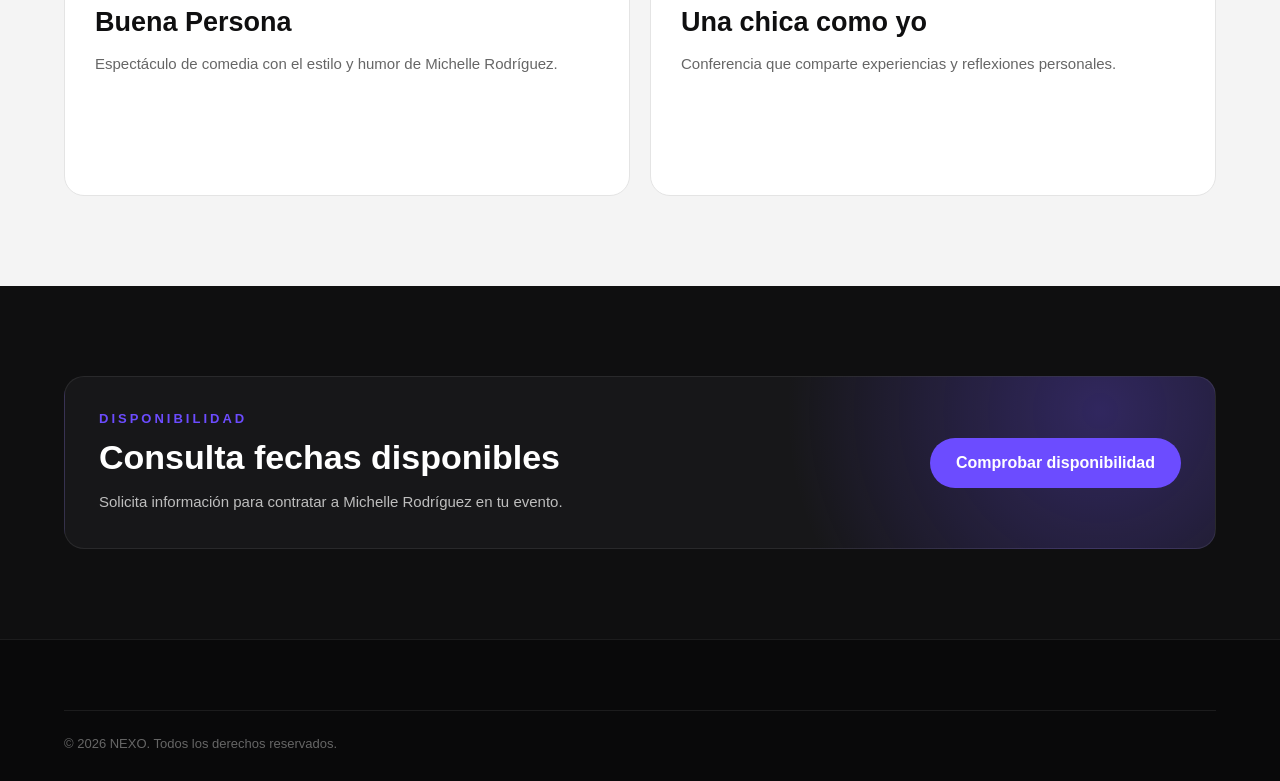
<file: pages/michelle-rodriguez.html>
<!DOCTYPE html>
<html lang="es">

<head>
  <meta charset="UTF-8">
  <meta name="viewport" content="width=device-width, initial-scale=1.0">
  <title>Michelle Rodríguez | NEXO</title>
  <link rel="stylesheet" href="../estilos.css">
</head>

<body data-artista="michelle-rodriguez">

  <header class="header">

  <a href="../index.html" class="logo">
    NE<span class="logo-morado">X</span>O
</a>

    <nav class="nav">
      <a href="explorar.html">Explorar</a>
      <a href="eventos.html">Tipos de evento</a>
      <a href="como-funciona.html">Cómo funciona</a>
      <a href="proveedores.html">Publica tus servicios</a>
    </nav>

    <div class="header-actions">
      <a href="login.html" class="login">Iniciar sesión</a>
      <a href="cotizar.html?artista=michelle-rodriguez" class="btn-cotizar">
        Cotiza tu evento
      </a>
    </div>

  </header>

  <main id="perfil-contenido">

    <section class="perfil-hero perfil-michelle">

       <div class="perfil-hero-imagen">
    <img
        src="../assets/images/michelle-rodriguez.jpeg"
        alt="Michelle Rodríguez en el escenario"
    >
</div>

        <div class="perfil-hero-overlay"></div>

        <div class="perfil-hero-contenido">

            <span class="perfil-categoria">
                COMEDIA · CONFERENCIAS · ENTRETENIMIENTO
            </span>

            <h1>Michelle Rodríguez</h1>

            <p class="perfil-descripcion-corta">
                Humor, autenticidad y entretenimiento
                para conectar con diferentes audiencias.
            </p>

            <div class="perfil-acciones">

                <a href="cotizar.html?artista=michelle-rodriguez"
                   class="perfil-btn-principal">
                    Solicitar cotización
                </a>

            </div>

        </div>

    </section>

    <section class="perfil-resumen">

        <div class="perfil-resumen-contenido">

            <div class="perfil-datos">

                <div class="perfil-dato">
                    <span>Categoría</span>
                    <strong>Comedia y conferencias</strong>
                </div>

                <div class="perfil-dato">
                    <span>Espectáculos</span>
                    <strong>Stand-up y conferencias</strong>
                </div>

                <div class="perfil-dato">
                    <span>Disponibilidad</span>
                    <strong>Sujeta a confirmación</strong>
                </div>

            </div>

            <div class="perfil-sobre">

                <p class="seccion-etiqueta">SOBRE EL ARTISTA</p>

                <h2>Sobre Michelle Rodríguez</h2>

                <p>
                    Michelle Rodríguez es actriz, comediante
                    y conferencista. Su propuesta combina
                    humor, experiencias personales y
                    conexión con el público.
                </p>

                <p>
                    Participa en espectáculos de comedia,
                    conferencias y eventos especiales.
                </p>

            </div>

        </div>

    </section>

    <section class="perfil-oferta">

        <div class="perfil-oferta-contenido">

            <div class="perfil-shows">

                <p class="seccion-etiqueta">
                    ESPECTÁCULOS DISPONIBLES
                </p>

                <h2>Conoce sus propuestas</h2>

                <div class="shows-grid">

                    <article class="show-card">

                        <span class="show-numero">01</span>

                        <h3>Buena Persona</h3>

                        <p>
                            Espectáculo de comedia
                            con el estilo y humor
                            de Michelle Rodríguez.
                        </p>

                    </article>

                    <article class="show-card">

                        <span class="show-numero">02</span>

                        <h3>Una chica como yo</h3>

                        <p>
                            Conferencia que comparte
                            experiencias y reflexiones
                            personales.
                        </p>

                    </article>

                </div>

            </div>

        </div>

    </section>

    <section class="perfil-operativo">

        <div class="perfil-operativo-contenido">

            <div class="perfil-disponibilidad">

                <div>

                    <p class="seccion-etiqueta">
                        DISPONIBILIDAD
                    </p>

                    <h2>Consulta fechas disponibles</h2>

                    <p>
                        Solicita información para contratar
                        a Michelle Rodríguez en tu evento.
                    </p>

                </div>

                <a href="cotizar.html?artista=michelle-rodriguez"
                   class="perfil-btn-principal">
                    Comprobar disponibilidad
                </a>

            </div>

        </div>

    </section>

</main>

  <footer class="footer">
    <div class="footer-bottom">
      <p>© 2026 NEXO. Todos los derechos reservados.</p>
    </div>
  </footer>

  <!-- <script src="perfil-base.js"></script> -->

</body>
</html>
</file>
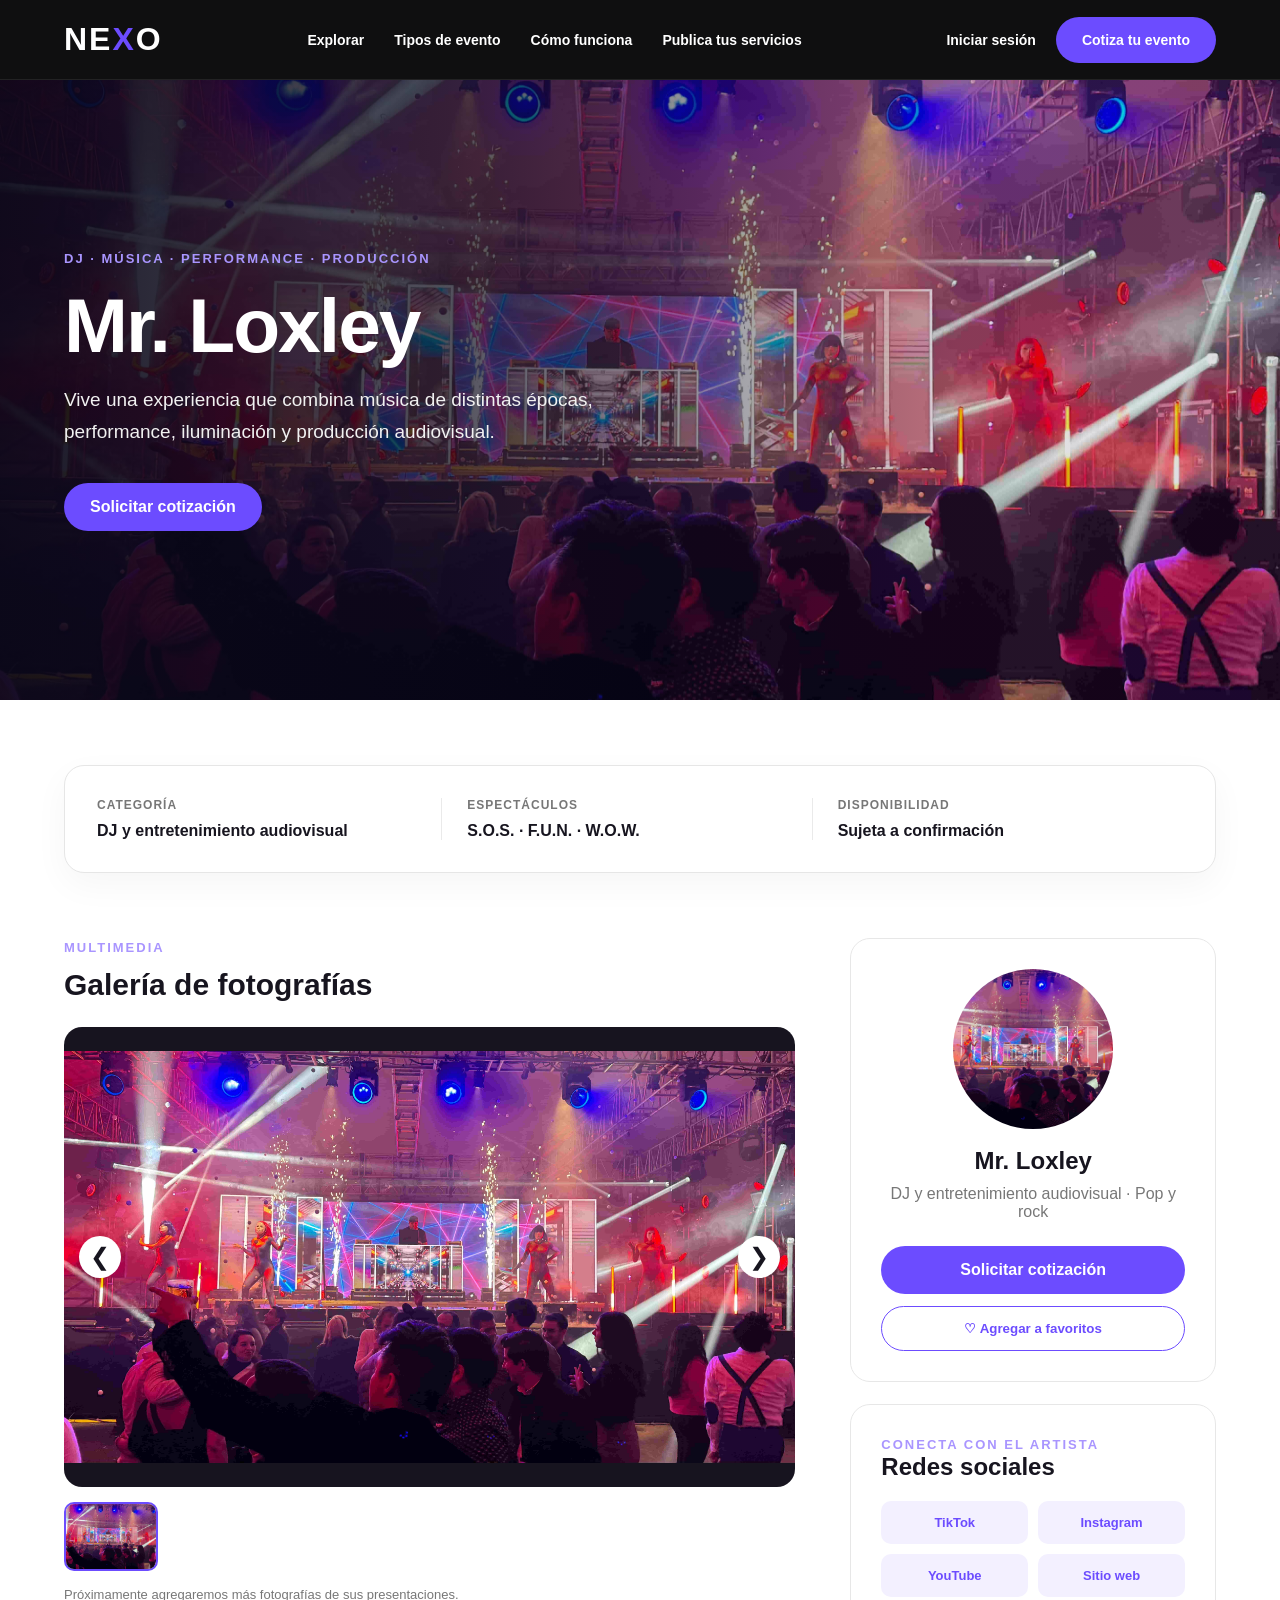
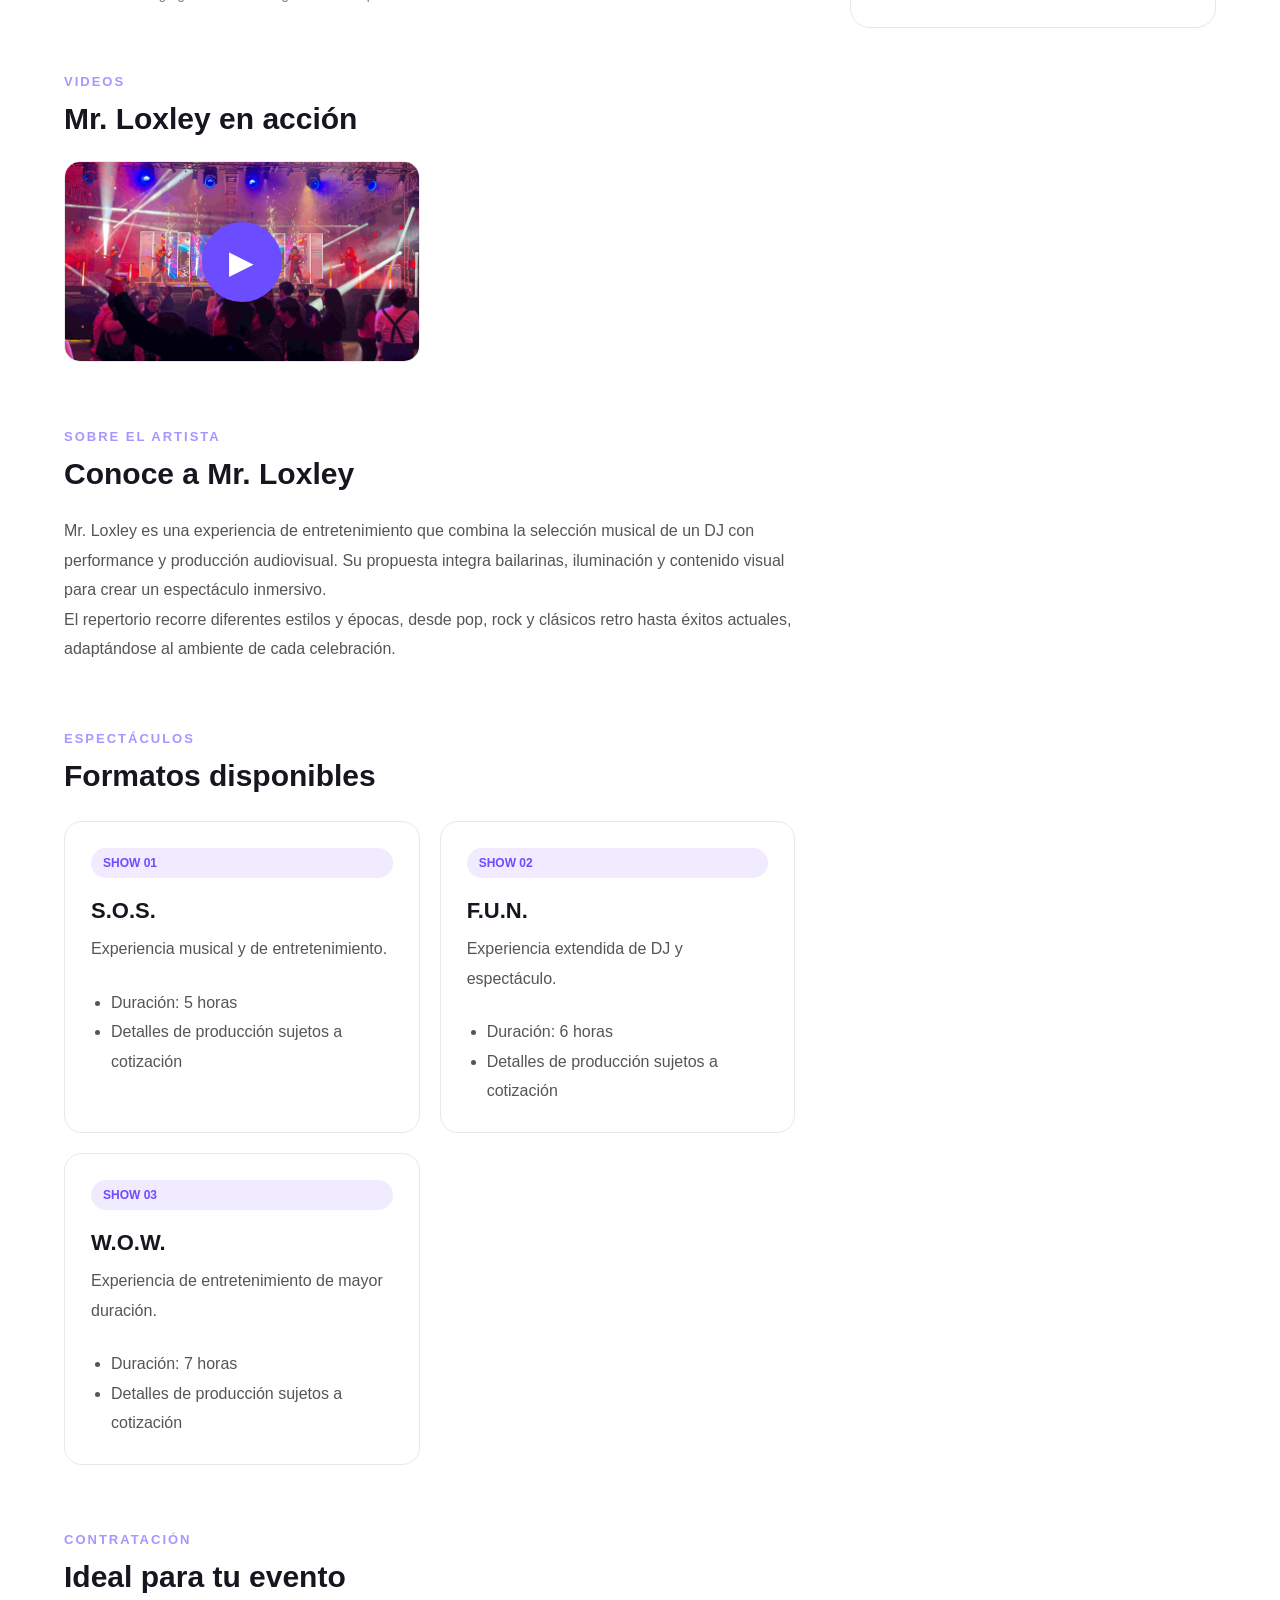
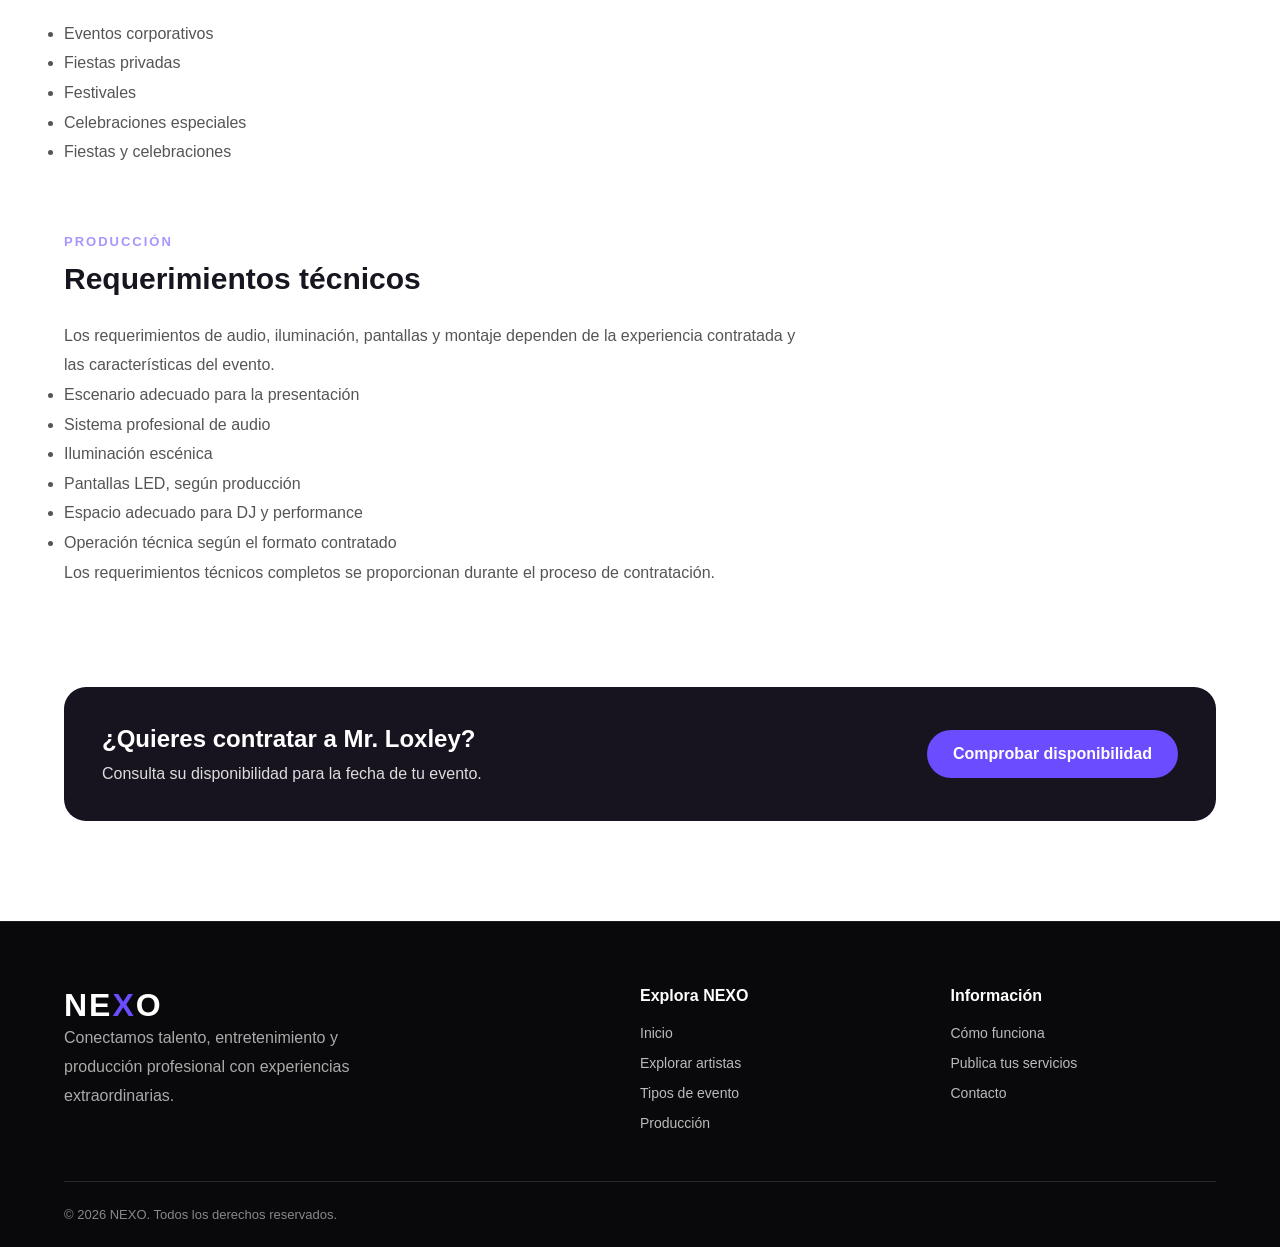
<file: pages/mr-loxley.html>
<!DOCTYPE html>
<html lang="es">

<head>
  <meta charset="UTF-8">
  <meta name="viewport" content="width=device-width, initial-scale=1.0">

  <title>Mr. Loxley | NEXO</title>

  <link rel="stylesheet" href="../estilos.css">

  <style>

    /* ==============================
       CONFIGURACIÓN GENERAL
    ============================== */

    :root {
      --nexo-morado: #6C4CFF;
      --nexo-negro: #0F0F10;
      --nexo-texto: #17151F;
      --nexo-gris: #666;
    }

    * {
      box-sizing: border-box;
    }

    html {
      scroll-behavior: smooth;
    }

    body {
      margin: 0;
      background: #fff;
      color: var(--nexo-texto);
      font-family: Arial, Helvetica, sans-serif;
    }

    a {
      text-decoration: none;
    }

    img {
      max-width: 100%;
    }

    /* ==============================
       HEADER Y LOGOTIPO NEXO
    ============================== */

    .header {
      background: var(--nexo-negro);
      min-height: 80px;
      padding: 16px 5%;
      display: flex;
      justify-content: space-between;
      align-items: center;
      gap: 24px;
      position: relative;
      z-index: 10;
    }

    .logo {
      color: #fff !important;
      font-size: 32px;
      font-weight: 900;
      letter-spacing: 2px;
      white-space: nowrap;
    }

    .logo .logo-x {
      color: var(--nexo-morado) !important;
    }

    .nav {
      display: flex;
      align-items: center;
      gap: 30px;
    }

    .nav a,
    .header-actions a {
      color: #fff;
      font-size: 14px;
      font-weight: 600;
    }

    .nav a:hover {
      color: #B6A8FF;
    }

    .header-actions {
      display: flex;
      align-items: center;
      gap: 20px;
    }

    .btn-cotizar,
    .btn-principal {
      background: var(--nexo-morado);
      color: #fff !important;
      padding: 15px 26px;
      border-radius: 30px;
      font-weight: 700;
      display: inline-block;
      text-align: center;
      transition: background .2s;
    }

    .btn-cotizar:hover,
    .btn-principal:hover {
      background: #5838E8;
    }

    /* ==============================
       BANNER PRINCIPAL
    ============================== */

    .perfil-hero {
      position: relative;
      min-height: 620px;
      display: flex;
      align-items: center;
      overflow: hidden;
      background: #10101A;
      color: #fff;
    }

    .perfil-hero-imagen {
      position: absolute;
      inset: 0;
    }

    .perfil-hero-imagen img {
      width: 100%;
      height: 100%;
      object-fit: cover;
      object-position: center center;
      display: block;
    }

    .perfil-hero-overlay {
      position: absolute;
      inset: 0;
      background: linear-gradient(
        90deg,
        rgba(10, 8, 25, .94) 0%,
        rgba(10, 8, 25, .70) 35%,
        rgba(10, 8, 25, .12) 75%
      );
    }

    .perfil-hero-contenido {
      position: relative;
      z-index: 2;
      width: min(1200px, 90%);
      margin: auto;
      padding: 90px 0;
    }

    .etiqueta {
      color: #A995FF;
      font-size: 13px;
      font-weight: 800;
      letter-spacing: 2px;
      text-transform: uppercase;
    }

    .perfil-hero h1 {
      font-size: clamp(46px, 6vw, 78px);
      margin: 18px 0;
      line-height: 1.05;
      color: #fff;
    }

    .perfil-hero p {
      max-width: 580px;
      font-size: 19px;
      line-height: 1.7;
      margin-bottom: 35px;
      color: #f1f1f1;
    }

    /* ==============================
       CONTENIDO PRINCIPAL
    ============================== */

    .perfil-main {
      background: #fff;
      padding: 65px 5% 100px;
    }

    .perfil-container {
      max-width: 1200px;
      margin: auto;
    }

    .perfil-datos {
      display: grid;
      grid-template-columns: repeat(3, 1fr);
      gap: 25px;
      background: #fff;
      border: 1px solid #E6E6E6;
      border-radius: 20px;
      padding: 32px;
      box-shadow: 0 12px 35px rgba(0, 0, 0, .04);
      margin-bottom: 65px;
    }

    .perfil-datos > div:not(:last-child) {
      border-right: 1px solid #EAEAEA;
    }

    .perfil-datos small {
      color: #777;
      display: block;
      margin-bottom: 10px;
      font-size: 12px;
      font-weight: 700;
      letter-spacing: 1px;
    }

    .perfil-datos strong {
      font-size: 16px;
    }

    .perfil-grid {
      display: grid;
      grid-template-columns: minmax(0, 2fr) minmax(290px, 1fr);
      gap: 55px;
      align-items: start;
    }

    .perfil-seccion {
      margin-bottom: 65px;
    }

    .perfil-seccion h2 {
      font-size: 30px;
      margin: 12px 0 25px;
      color: #17151F;
    }

    .perfil-seccion p,
    .perfil-seccion li {
      color: #555;
      line-height: 1.85;
      font-size: 16px;
    }

    /* ==============================
       GALERÍA
    ============================== */

    .galeria-principal {
      height: 460px;
      background: #17141F;
      border-radius: 18px;
      overflow: hidden;
      position: relative;
      display: flex;
      justify-content: center;
      align-items: center;
    }

    .galeria-principal img {
      width: 100%;
      height: 100%;
      object-fit: contain;
    }

    .galeria-control {
      position: absolute;
      top: 50%;
      transform: translateY(-50%);
      width: 42px;
      height: 42px;
      border: none;
      border-radius: 50%;
      background: #fff;
      color: #17151F;
      font-size: 24px;
      cursor: pointer;
    }

    .galeria-control.anterior {
      left: 15px;
    }

    .galeria-control.siguiente {
      right: 15px;
    }

    .galeria-miniaturas {
      display: flex;
      gap: 12px;
      margin-top: 15px;
    }

    .galeria-miniaturas button {
      padding: 0;
      border: 2px solid var(--nexo-morado);
      border-radius: 10px;
      overflow: hidden;
      background: transparent;
      cursor: pointer;
    }

    .galeria-miniaturas img {
      width: 90px;
      height: 65px;
      object-fit: cover;
      display: block;
    }

    .galeria-nota {
      font-size: 13px !important;
      color: #777 !important;
      margin-top: 12px;
    }

    /* ==============================
       VIDEOS
    ============================== */

    .videos-grid {
      display: grid;
      grid-template-columns: repeat(2, minmax(0, 1fr));
      gap: 20px;
    }

    .video-card {
      border: 1px solid #EAEAEA;
      border-radius: 16px;
      overflow: hidden;
      background: #fff;
    }

    .video-card iframe {
      display: block;
      width: 100%;
      aspect-ratio: 16 / 9;
      border: 0;
    }

    .video-card h3 {
      margin: 16px;
      font-size: 16px;
    }

    /* ==============================
       FORMATOS DE SHOW
    ============================== */

    .shows-grid {
      display: grid;
      grid-template-columns: repeat(2, minmax(0, 1fr));
      gap: 20px;
    }

    .show-card {
      border: 1px solid #E8E8E8;
      border-radius: 18px;
      padding: 26px;
      background: #fff;
    }

    .show-card span {
      display: inline-block;
      color: var(--nexo-morado);
      background: #F0EBFF;
      padding: 8px 12px;
      border-radius: 20px;
      font-size: 12px;
      font-weight: 800;
    }

    .show-card h3 {
      font-size: 22px;
      margin: 20px 0 10px;
    }

    .show-card ul {
      padding-left: 20px;
    }

    /* ==============================
       COLUMNA DERECHA
    ============================== */

    .perfil-sidebar {
      display: flex;
      flex-direction: column;
      gap: 22px;
      position: sticky;
      top: 20px;
    }

    .sidebar-card {
      background: #fff;
      border: 1px solid #E7E7E7;
      border-radius: 20px;
      padding: 30px;
    }

    .artista-card {
      text-align: center;
    }

  .artista-avatar {
  width: 160px;
  height: 160px;
  border-radius: 50%;
  object-fit: cover;
  object-position: center;
  display: block;
  margin: 0 auto 18px;
  background-color: #17114B;
}

    .artista-card h2 {
      margin: 0 0 10px;
      font-size: 24px;
    }

    .artista-card p {
      color: #777;
      margin-bottom: 25px;
    }

    .artista-card .btn-principal {
      display: block;
      width: 100%;
    }

    .btn-favoritos {
      width: 100%;
      padding: 14px;
      margin-top: 12px;
      border: 1px solid var(--nexo-morado);
      border-radius: 30px;
      background: #fff;
      color: var(--nexo-morado);
      cursor: pointer;
      font-weight: 700;
    }

    .btn-favoritos[aria-pressed="true"] {
      background: #F0EBFF;
    }

    .redes-grid {
      display: grid;
      grid-template-columns: repeat(2, 1fr);
      gap: 10px;
      margin-top: 20px;
    }

    .redes-grid a {
      padding: 14px 8px;
      background: #F3F0FF;
      color: var(--nexo-morado);
      border-radius: 10px;
      font-weight: 700;
      text-align: center;
      font-size: 13px;
    }

    .redes-grid a:hover {
      background: #E8E0FF;
    }

    /* ==============================
       CONTRATACIÓN
    ============================== */

    .perfil-cta {
      background: #17141F;
      color: #fff;
      border-radius: 22px;
      padding: 38px;
      display: flex;
      justify-content: space-between;
      align-items: center;
      gap: 25px;
      margin-top: 35px;
    }

    .perfil-cta h2 {
      color: #fff;
      margin: 0 0 12px;
    }

    .perfil-cta p {
      color: #ddd;
      margin: 0;
    }

    /* ==============================
       FOOTER
    ============================== */

    .footer {
      background: #09090B;
      color: #fff;
      padding: 65px 5% 25px;
    }

    .footer-container {
      max-width: 1200px;
      margin: auto;
    }

    .footer-grid {
      display: grid;
      grid-template-columns: 2fr 1fr 1fr;
      gap: 45px;
      padding-bottom: 50px;
    }

    .footer h3 {
      font-size: 16px;
      margin-bottom: 20px;
    }

    .footer p {
      color: #AAA;
      line-height: 1.8;
      max-width: 350px;
    }

    .footer-links {
      display: flex;
      flex-direction: column;
      gap: 14px;
    }

    .footer-links a {
      color: #BBB;
      font-size: 14px;
    }

    .footer-links a:hover {
      color: #A995FF;
    }

    .footer-bottom {
      border-top: 1px solid #292929;
      padding-top: 25px;
      color: #888;
      font-size: 13px;
    }

    /* ==============================
       RESPONSIVE
    ============================== */

    @media (max-width: 950px) {

      .header {
        flex-wrap: wrap;
      }

      .nav {
        order: 3;
        width: 100%;
        justify-content: center;
        flex-wrap: wrap;
      }

      .perfil-grid {
        grid-template-columns: 1fr;
      }

      .perfil-sidebar {
        position: static;
      }

      .perfil-hero {
        min-height: 520px;
      }

    }

    @media (max-width: 600px) {

      .header {
        padding: 18px 5%;
      }

      .logo {
        font-size: 27px;
      }

      .header-actions {
        gap: 10px;
      }

      .header-actions .btn-cotizar {
        padding: 11px 14px;
        font-size: 12px;
      }

      .nav {
        gap: 15px;
      }

      .nav a {
        font-size: 12px;
      }

      .perfil-hero {
        min-height: 540px;
      }

      .perfil-hero-imagen img {
        object-position: 65% center;
      }

      .perfil-hero-overlay {
        background: linear-gradient(
          90deg,
          rgba(10, 8, 25, .94),
          rgba(10, 8, 25, .55)
        );
      }

      .perfil-hero h1 {
        font-size: 48px;
      }

      .perfil-hero p {
        font-size: 16px;
      }

      .perfil-datos {
        grid-template-columns: 1fr;
      }

      .perfil-datos > div:not(:last-child) {
        border-right: 0;
        border-bottom: 1px solid #EAEAEA;
        padding-bottom: 18px;
      }

      .videos-grid,
      .shows-grid,
      .footer-grid {
        grid-template-columns: 1fr;
      }

      .galeria-principal {
        height: 300px;
      }

      .perfil-cta {
        flex-direction: column;
        align-items: flex-start;
      }

    }
	  
	  /* PORTADA DEL VIDEO DE MR. LOXLEY */

.video-enlace {
  display: block;
  position: relative;
  width: 100%;
  aspect-ratio: 16 / 9;
  overflow: hidden;
  background: #10101A;
}

.video-enlace img {
  width: 100%;
  height: 100%;
  object-fit: cover;
  display: block;
}

.video-play {
  position: absolute;
  top: 50%;
  left: 50%;
  transform: translate(-50%, -50%);

  display: flex;
  justify-content: center;
  align-items: center;

  width: 80px;
  height: 80px;

  background: #6C4CFF;
  color: white;

  border-radius: 50%;
  font-size: 32px;

  transition: transform 0.2s, background 0.2s;
}

.video-enlace:hover .video-play {
  transform: translate(-50%, -50%) scale(1.1);
  background: #5838E8;
}
	  
	  	  /* ==========================================
   NEXO - ARTISTAS RELACIONADOS
========================================== */

#nexo-recomendaciones {
    background: #f7f5fc;
    padding: 70px 5%;
    width: 100%;
}

.nexo-recomendaciones-contenido {
    max-width: 1200px;
    margin: 0 auto;
}

.nexo-recomendaciones-etiqueta {
    display: block;
    color: #6c4cff;
    font-size: 13px;
    font-weight: 800;
    letter-spacing: 2px;
    margin-bottom: 12px;
}

#nexo-recomendaciones h2 {
    color: #17151f;
    font-size: 32px;
    font-weight: 800;
    margin: 0 0 30px;
}

.nexo-recomendaciones-grid {
    display: grid;
    grid-template-columns: repeat(3, minmax(0, 1fr));
    gap: 25px;
}

a.nexo-recomendacion-card {
    display: block;
    min-width: 0;
    overflow: hidden;
    background: #ffffff;
    border: 1px solid #e8e4f0;
    border-radius: 18px;
    text-decoration: none;
    color: #17151f;
    transition: transform 0.2s ease, box-shadow 0.2s ease;
}

a.nexo-recomendacion-card:hover {
    transform: translateY(-5px);
    box-shadow: 0 12px 30px rgba(0, 0, 0, 0.08);
}

a.nexo-recomendacion-card img {
    display: block;
    width: 100%;
    height: 220px;
    object-fit: cover;
    object-position: center 30%;
}

.nexo-recomendacion-info {
    padding: 20px;
}

.nexo-recomendacion-info h3 {
    color: #17151f;
    font-size: 19px;
    font-weight: 800;
    margin: 0 0 8px;
}

.nexo-recomendacion-info p {
    color: #666;
    font-size: 14px;
    line-height: 1.5;
    margin: 0;
}

/* TABLET */

@media (max-width: 900px) {
    .nexo-recomendaciones-grid {
        grid-template-columns: repeat(2, minmax(0, 1fr));
    }
}

/* MÓVIL */

@media (max-width: 600px) {
    #nexo-recomendaciones {
        padding: 45px 20px;
    }

    #nexo-recomendaciones h2 {
        font-size: 26px;
    }

    .nexo-recomendaciones-grid {
        grid-template-columns: 1fr;
    }

    a.nexo-recomendacion-card img {
        height: 210px;
    }
}

  </style>
</head>

<body data-artista="mr-loxley">

  <!-- ==============================
       HEADER
  ============================== -->

  <header class="header">

    <a href="../index.html" class="logo">
      NE<span class="logo-x">X</span>O
    </a>

    <nav class="nav">

      <a href="explorar.html">
        Explorar
      </a>

      <a href="eventos.html">
        Tipos de evento
      </a>

      <a href="como-funciona.html">
        Cómo funciona
      </a>

      <a href="proveedores.html">
        Publica tus servicios
      </a>

    </nav>

    <div class="header-actions">

      <a href="login.html">
        Iniciar sesión
      </a>

      <a href="cotizar.html" class="btn-cotizar">
        Cotiza tu evento
      </a>

    </div>

  </header>


  <!-- ==============================
       BANNER MR. LOXLEY
  ============================== -->

  <section class="perfil-hero">

    <div class="perfil-hero-imagen">

      <img
        src="../assets/images/mr-loxley.jpg"
        alt="Mr. Loxley - espectáculo en vivo"
      >

    </div>

    <div class="perfil-hero-overlay"></div>

    <div class="perfil-hero-contenido">

      <span class="etiqueta">
        DJ · MÚSICA · PERFORMANCE · PRODUCCIÓN
      </span>

      <h1>Mr. Loxley</h1>

      <p>
        Vive una experiencia que combina música de distintas épocas,
        performance, iluminación y producción audiovisual.
      </p>

      <a
        href="cotizar.html?artista=mr-loxley"
        class="btn-principal"
      >
        Solicitar cotización
      </a>

    </div>

  </section>


  <!-- ==============================
       CONTENIDO PRINCIPAL
  ============================== -->

  <main class="perfil-main">

    <div class="perfil-container">

      <!-- INFORMACIÓN RÁPIDA -->

      <div class="perfil-datos">

        <div>

          <small>CATEGORÍA</small>

          <strong>
            DJ y entretenimiento audiovisual
          </strong>

        </div>

        <div>

          <small>ESPECTÁCULOS</small>

          <strong>
            S.O.S. · F.U.N. · W.O.W.
          </strong>

        </div>

        <div>

          <small>DISPONIBILIDAD</small>

          <strong>
            Sujeta a confirmación
          </strong>

        </div>

      </div>


      <div class="perfil-grid">

        <!-- ==============================
             COLUMNA IZQUIERDA
        ============================== -->

        <div class="perfil-contenido">


          <!-- GALERÍA -->

          <section class="perfil-seccion" id="galeria">

            <span class="etiqueta">
              MULTIMEDIA
            </span>

            <h2>Galería de fotografías</h2>

            <div class="galeria-principal">

              <button
                class="galeria-control anterior"
                type="button"
                aria-label="Fotografía anterior"
                onclick="cambiarFoto(-1)"
              >
                &#10094;
              </button>

              <img
                id="foto-principal"
                src="../assets/images/mr-loxley.jpg"
                alt="Fotografía de Mr. Loxley"
              >

              <button
                class="galeria-control siguiente"
                type="button"
                aria-label="Fotografía siguiente"
                onclick="cambiarFoto(1)"
              >
                &#10095;
              </button>

            </div>

            <div class="galeria-miniaturas" id="miniaturas">

              <button
                type="button"
                onclick="mostrarFoto(0)"
                aria-label="Ver fotografía de Mr. Loxley"
              >

                <img
                  src="../assets/images/mr-loxley.jpg"
                  alt="Mr. Loxley"
                >

              </button>

            </div>

            <p class="galeria-nota">
              Próximamente agregaremos más fotografías
              de sus presentaciones.
            </p>

          </section>


          <!-- VIDEOS -->

          <section class="perfil-seccion" id="videos">

            <span class="etiqueta">
              VIDEOS
            </span>

            <h2>Mr. Loxley en acción</h2>

            <div class="videos-grid">

              <div class="video-card">

                <a
  href="https://www.youtube.com/watch?v=5bzhxw92gVk"
  target="_blank"
  rel="noopener noreferrer"
  class="video-enlace"
  aria-label="Ver video de presentación de Mr. Loxley en YouTube"
>
  <img
    src="../assets/images/mr-loxley.jpg"
    alt="Video de presentación de Mr. Loxley"
  >

  <span class="video-play">▶</span>
</a>

              </div>



            </div>

          </section>


          <!-- SOBRE MR. LOXLEY -->

          <section class="perfil-seccion">

            <span class="etiqueta">
              SOBRE EL ARTISTA
            </span>

            <h2>Conoce a Mr. Loxley</h2>

            <p>
              Mr. Loxley es una experiencia de entretenimiento que combina
              la selección musical de un DJ con performance y producción audiovisual.
              Su propuesta integra bailarinas, iluminación y contenido visual
              para crear un espectáculo inmersivo.
            </p>

            <p>
              El repertorio recorre diferentes estilos y épocas, desde pop,
              rock y clásicos retro hasta éxitos actuales, adaptándose al ambiente
              de cada celebración.
            </p>

          </section>


          <!-- FORMATOS -->

          <section class="perfil-seccion">

            <span class="etiqueta">
              ESPECTÁCULOS
            </span>

            <h2>Formatos disponibles</h2>

            <div class="shows-grid">
              <div class="show-card">
                <span>SHOW 01</span>
                <h3>S.O.S.</h3>
                <p>Experiencia musical y de entretenimiento.</p>
                <ul>
                  <li>Duración: 5 horas</li>
                  <li>Detalles de producción sujetos a cotización</li>
                </ul>
              </div>
              <div class="show-card">
                <span>SHOW 02</span>
                <h3>F.U.N.</h3>
                <p>Experiencia extendida de DJ y espectáculo.</p>
                <ul>
                  <li>Duración: 6 horas</li>
                  <li>Detalles de producción sujetos a cotización</li>
                </ul>
              </div>
              <div class="show-card">
                <span>SHOW 03</span>
                <h3>W.O.W.</h3>
                <p>Experiencia de entretenimiento de mayor duración.</p>
                <ul>
                  <li>Duración: 7 horas</li>
                  <li>Detalles de producción sujetos a cotización</li>
                </ul>
              </div>
            </div>

          </section>


          <!-- EVENTOS -->

          <section class="perfil-seccion">

            <span class="etiqueta">
              CONTRATACIÓN
            </span>

            <h2>Ideal para tu evento</h2>

            <ul>

              <li>
                Eventos corporativos
              </li>

              <li>
                Fiestas privadas
              </li>

              <li>
                Festivales
              </li>

              <li>
                Celebraciones especiales
              </li>

              <li>
                Fiestas y celebraciones
              </li>

            </ul>

          </section>


          <!-- REQUISITOS TÉCNICOS -->

          <section class="perfil-seccion">

            <span class="etiqueta">
              PRODUCCIÓN
            </span>

            <h2>Requerimientos técnicos</h2>

            <p>
              Los requerimientos de audio, iluminación, pantallas y montaje
              dependen de la experiencia contratada y las características
              del evento.
            </p>

            <ul>

              <li>
                Escenario adecuado para la presentación
              </li>

              <li>
                Sistema profesional de audio
              </li>

              <li>
                Iluminación escénica
              </li>

              <li>
                Pantallas LED, según producción
              </li>

              <li>
                Espacio adecuado para DJ y performance
              </li>

              <li>
                Operación técnica según el formato contratado
              </li>

            </ul>

            <p>
              Los requerimientos técnicos completos se proporcionan
              durante el proceso de contratación.
            </p>

          </section>


        </div>


        <!-- ==============================
             COLUMNA DERECHA
        ============================== -->

        <aside class="perfil-sidebar">


          <!-- TARJETA DEL ARTISTA -->

          <div class="sidebar-card artista-card">

            <div class="avatar-contenedor">
  <img
    src="../assets/images/mr-loxley.jpg"
    alt="Mr. Loxley"
    class="artista-avatar"
  >
</div>

            <h2>Mr. Loxley</h2>

            <p>
              DJ y entretenimiento audiovisual · Pop y rock
            </p>

            <a
              href="cotizar.html?artista=mr-loxley"
              class="btn-principal"
            >
              Solicitar cotización
            </a>

            <button
              class="btn-favoritos"
              type="button"
              id="btn-favoritos"
              aria-pressed="false"
            >
              ♡ Agregar a favoritos
            </button>

          </div>


          <!-- REDES SOCIALES -->

          <div class="sidebar-card">

            <span class="etiqueta">
              CONECTA CON EL ARTISTA
            </span>

            <h2>Redes sociales</h2>

            <div class="redes-grid">

              <a
                href="https://www.tiktok.com/@mr.loxleydj"
                target="_blank"
                rel="noopener noreferrer"
              >
                TikTok
              </a>

              <a
                href="https://www.instagram.com/mr.loxleydj/"
                target="_blank"
                rel="noopener noreferrer"
              >
                Instagram
              </a>

              <a
                href="https://www.youtube.com/channel/UCg7SYT3MvjLSvIBpsCOohZQ"
                target="_blank"
                rel="noopener noreferrer"
              >
                YouTube
              </a>

              <a
                href="https://mrloxley.com"
                target="_blank"
                rel="noopener noreferrer"
              >
                Sitio web
              </a>

            </div>

          </div>


        </aside>

      </div>


      <!-- ==============================
           COMPROBAR DISPONIBILIDAD
      ============================== -->

      <section class="perfil-cta">

        <div>

          <h2>
            ¿Quieres contratar a Mr. Loxley?
          </h2>

          <p>
            Consulta su disponibilidad
            para la fecha de tu evento.
          </p>

        </div>

        <a
          href="cotizar.html?artista=mr-loxley"
          class="btn-principal"
        >
          Comprobar disponibilidad
        </a>

      </section>


    </div>

  </main>

	<!-- ARTISTAS RELACIONADOS -->
<section id="nexo-recomendaciones" data-artista="mr-loxley"></section>

  <!-- ==============================
       FOOTER
  ============================== -->

  <footer class="footer">

    <div class="footer-container">

      <div class="footer-grid">


        <div>

          <a href="../index.html" class="logo">
            NE<span class="logo-x">X</span>O
          </a>

          <p>
            Conectamos talento, entretenimiento
            y producción profesional con
            experiencias extraordinarias.
          </p>

        </div>


        <div>

          <h3>Explora NEXO</h3>

          <div class="footer-links">

            <a href="../index.html">
              Inicio
            </a>

            <a href="explorar.html">
              Explorar artistas
            </a>

            <a href="eventos.html">
              Tipos de evento
            </a>

            <a href="produccion.html">
              Producción
            </a>

          </div>

        </div>


        <div>

          <h3>Información</h3>

          <div class="footer-links">

            <a href="como-funciona.html">
              Cómo funciona
            </a>

            <a href="proveedores.html">
              Publica tus servicios
            </a>

            <a href="contacto.html">
              Contacto
            </a>

          </div>

        </div>


      </div>


      <div class="footer-bottom">

        © 2026 NEXO. Todos los derechos reservados.

      </div>

    </div>

  </footer>


  <!-- ==============================
       JAVASCRIPT
  ============================== -->

  <script>

    /* GALERÍA */

    const fotografias = [
      "../assets/images/mr-loxley.jpg"
    ];

    let fotoActual = 0;

    function mostrarFoto(indice) {

      if (!fotografias.length) return;

      fotoActual = (
        indice + fotografias.length
      ) % fotografias.length;

      document.getElementById(
        "foto-principal"
      ).src = fotografias[fotoActual];

    }

    function cambiarFoto(direccion) {

      mostrarFoto(
        fotoActual + direccion
      );

    }


    /* FAVORITOS */

    const botonFavoritos = document.getElementById(
      "btn-favoritos"
    );

    const claveFavorito = "nexo-favorito-mr-loxley";

    function actualizarFavoritos() {

      const esFavorito =
        localStorage.getItem(claveFavorito) === "true";

      botonFavoritos.setAttribute(
        "aria-pressed",
        String(esFavorito)
      );

      botonFavoritos.textContent = esFavorito
        ? "♥ Agregado a favoritos"
        : "♡ Agregar a favoritos";

    }

    botonFavoritos.addEventListener(
      "click",
      function () {

        const esFavorito =
          localStorage.getItem(claveFavorito) === "true";

        localStorage.setItem(
          claveFavorito,
          String(!esFavorito)
        );

        actualizarFavoritos();

      }
    );

    actualizarFavoritos();

  </script>
	
	<script src="../recomendaciones.js"></script>

</body>
</html>
</file>
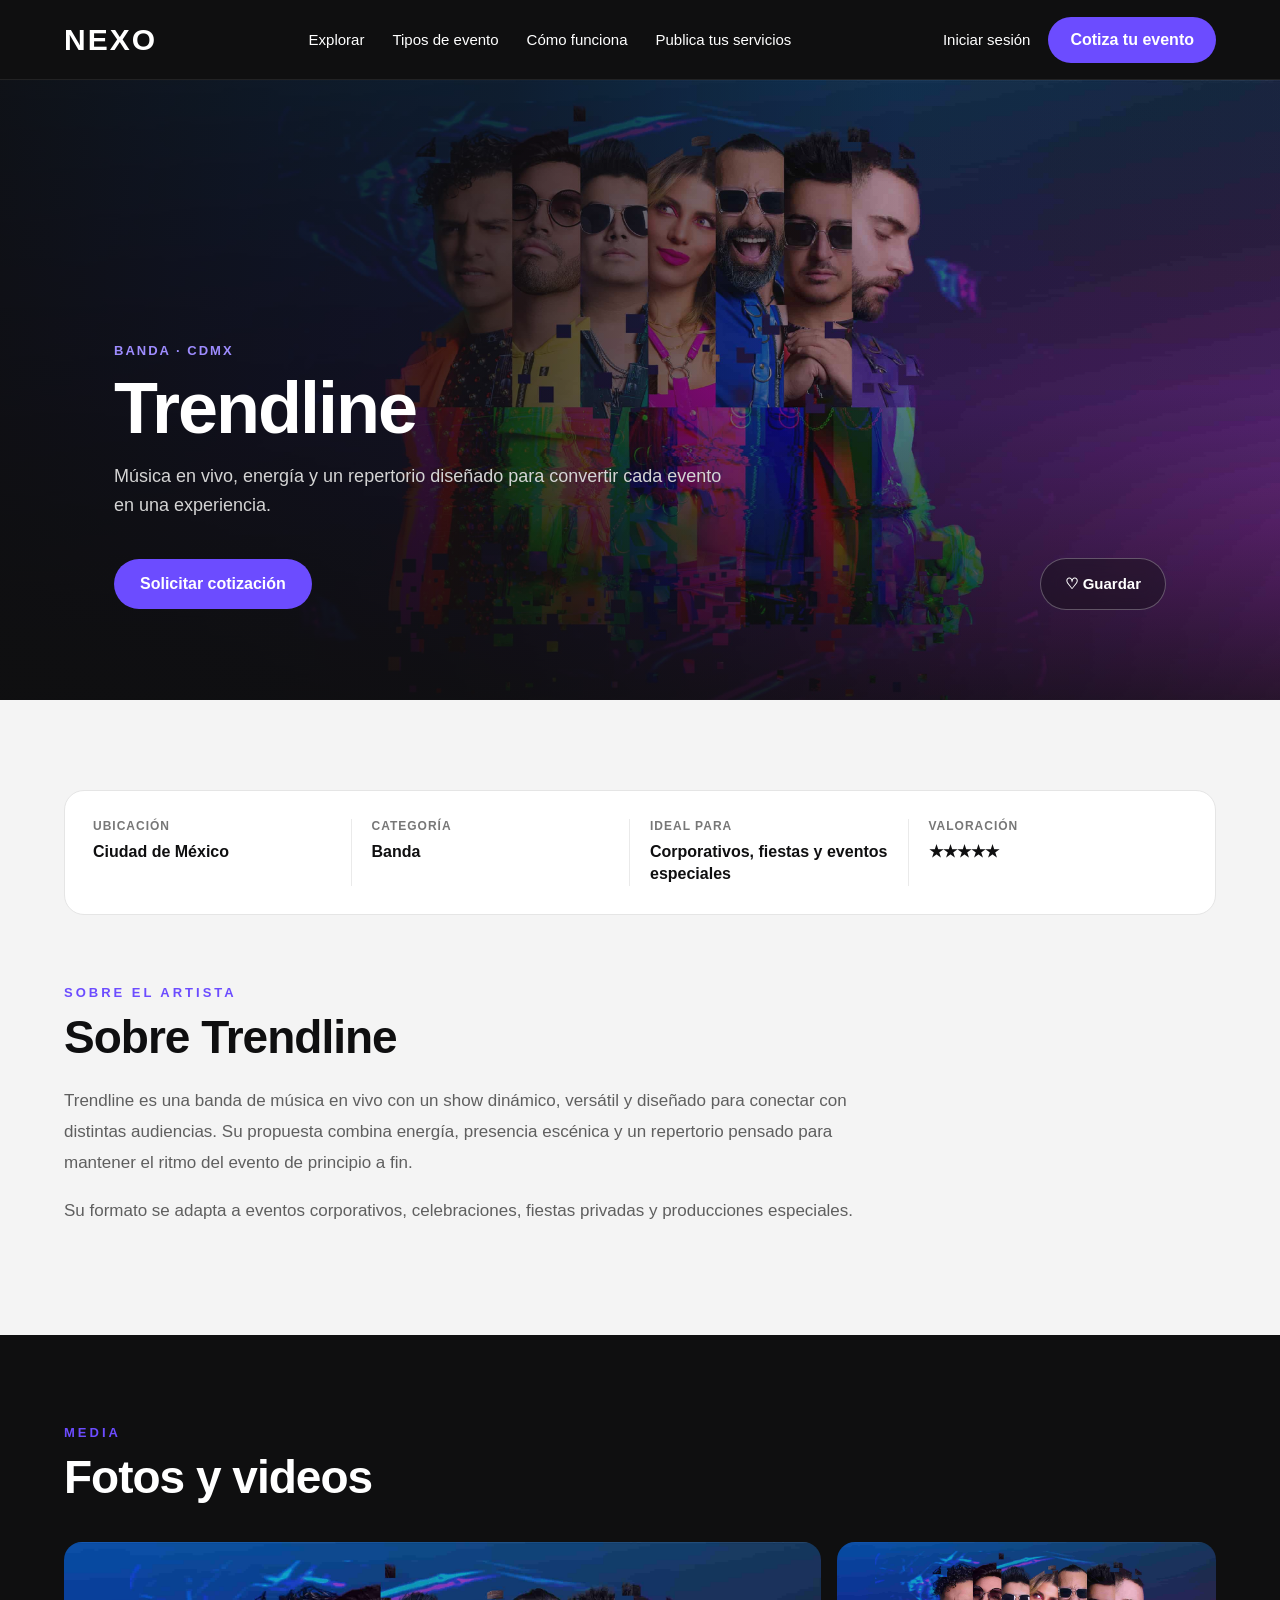
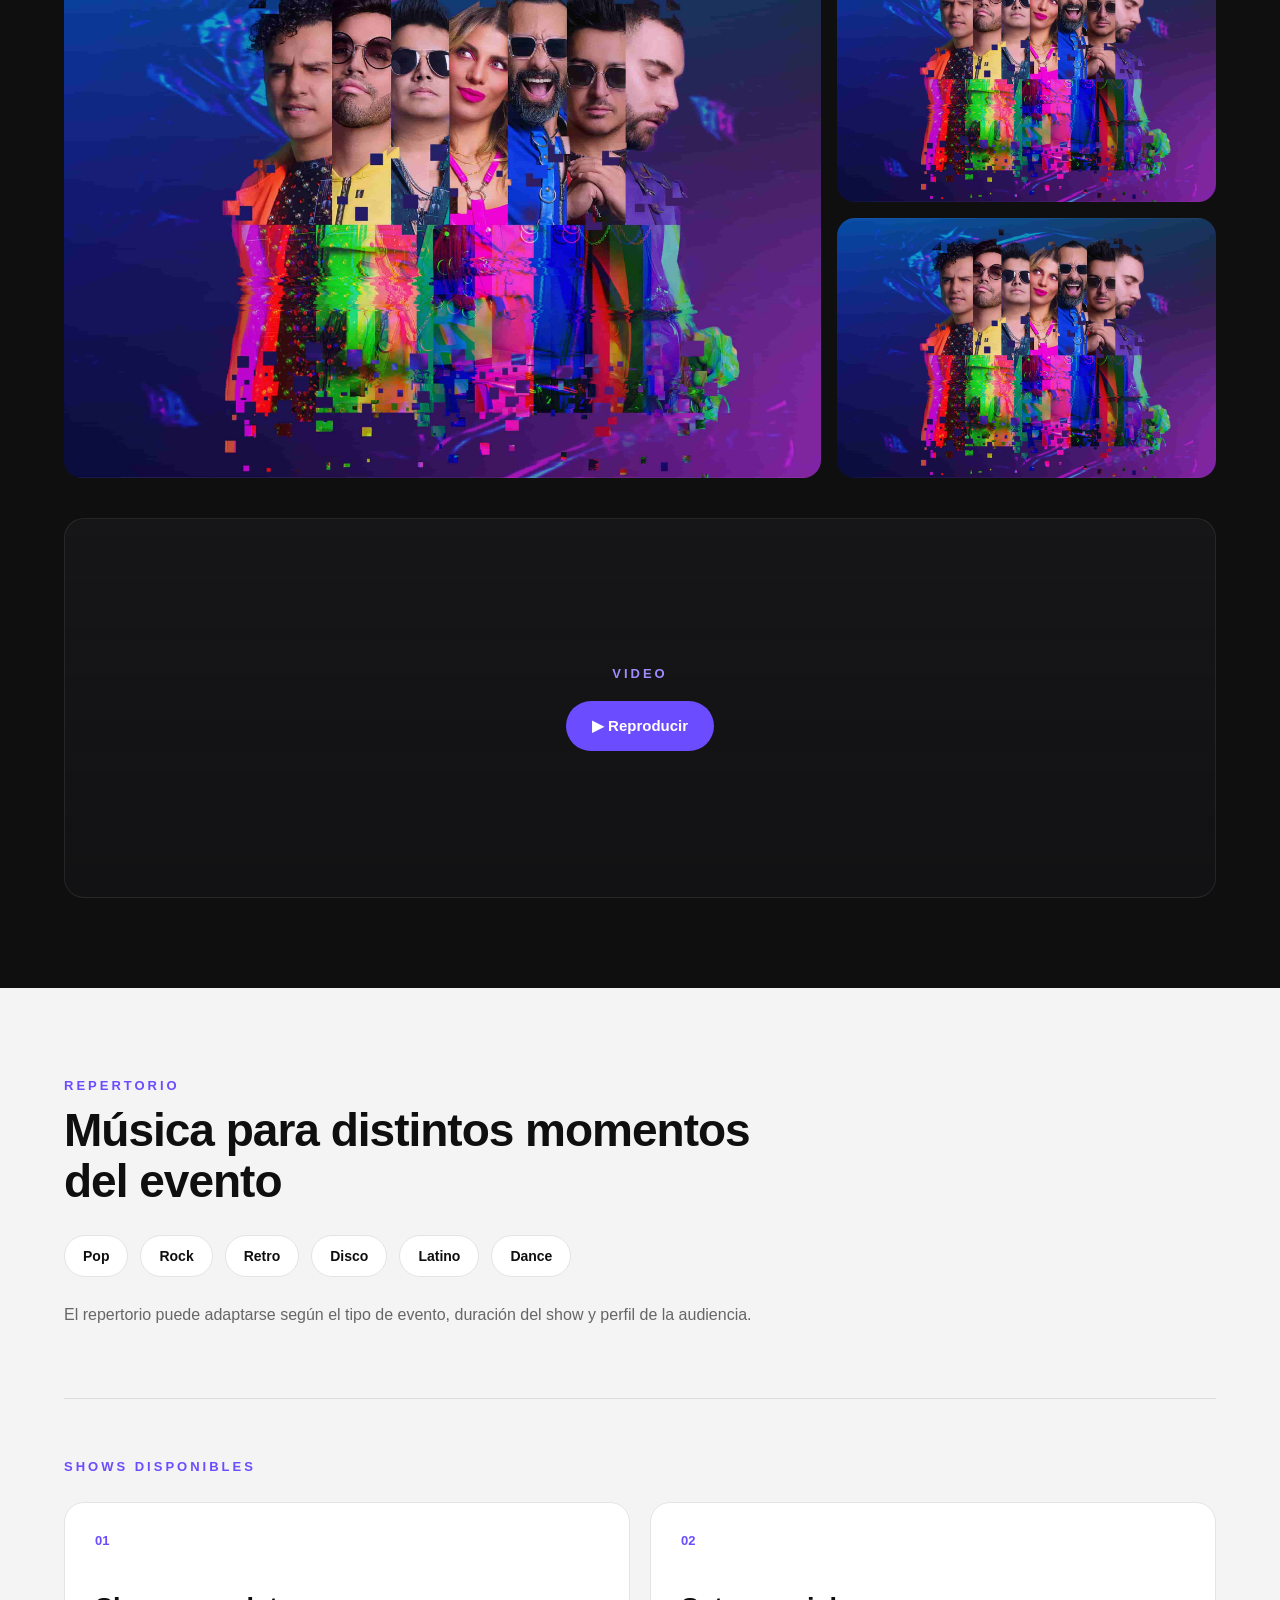
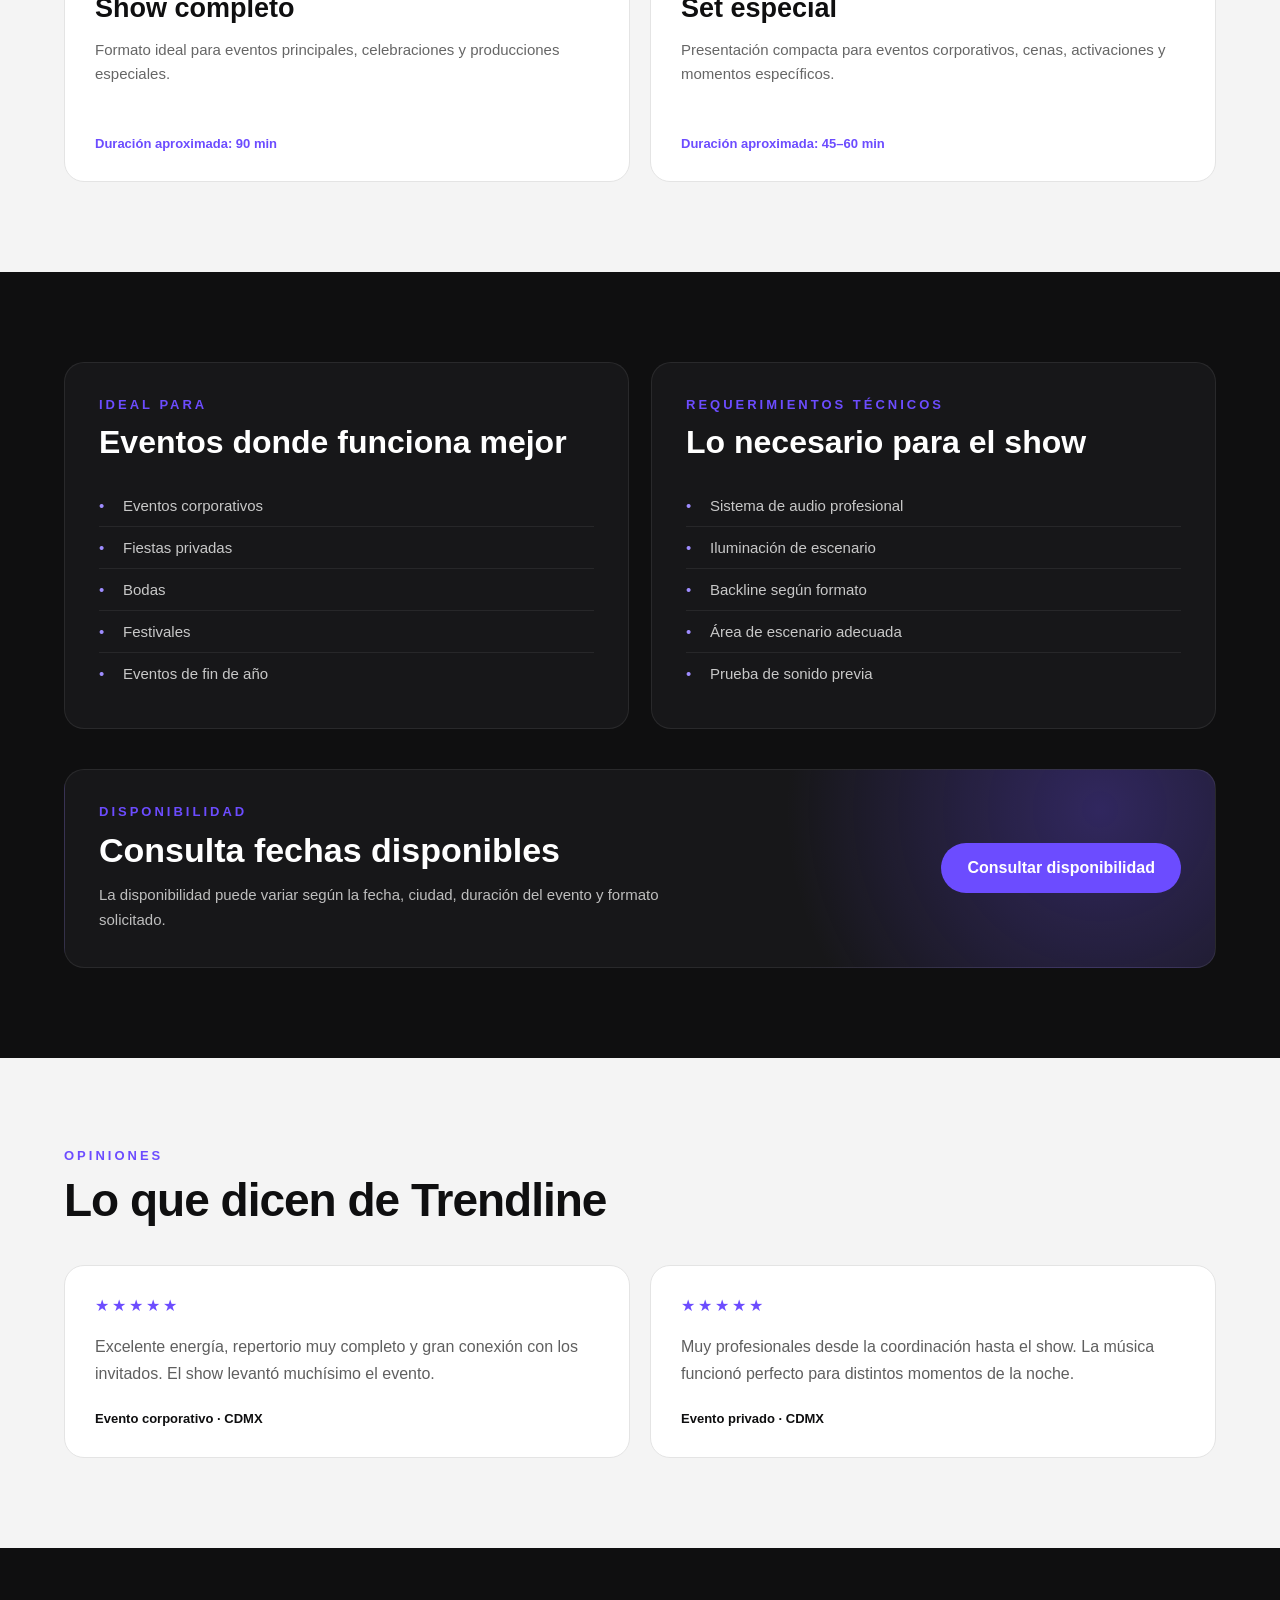
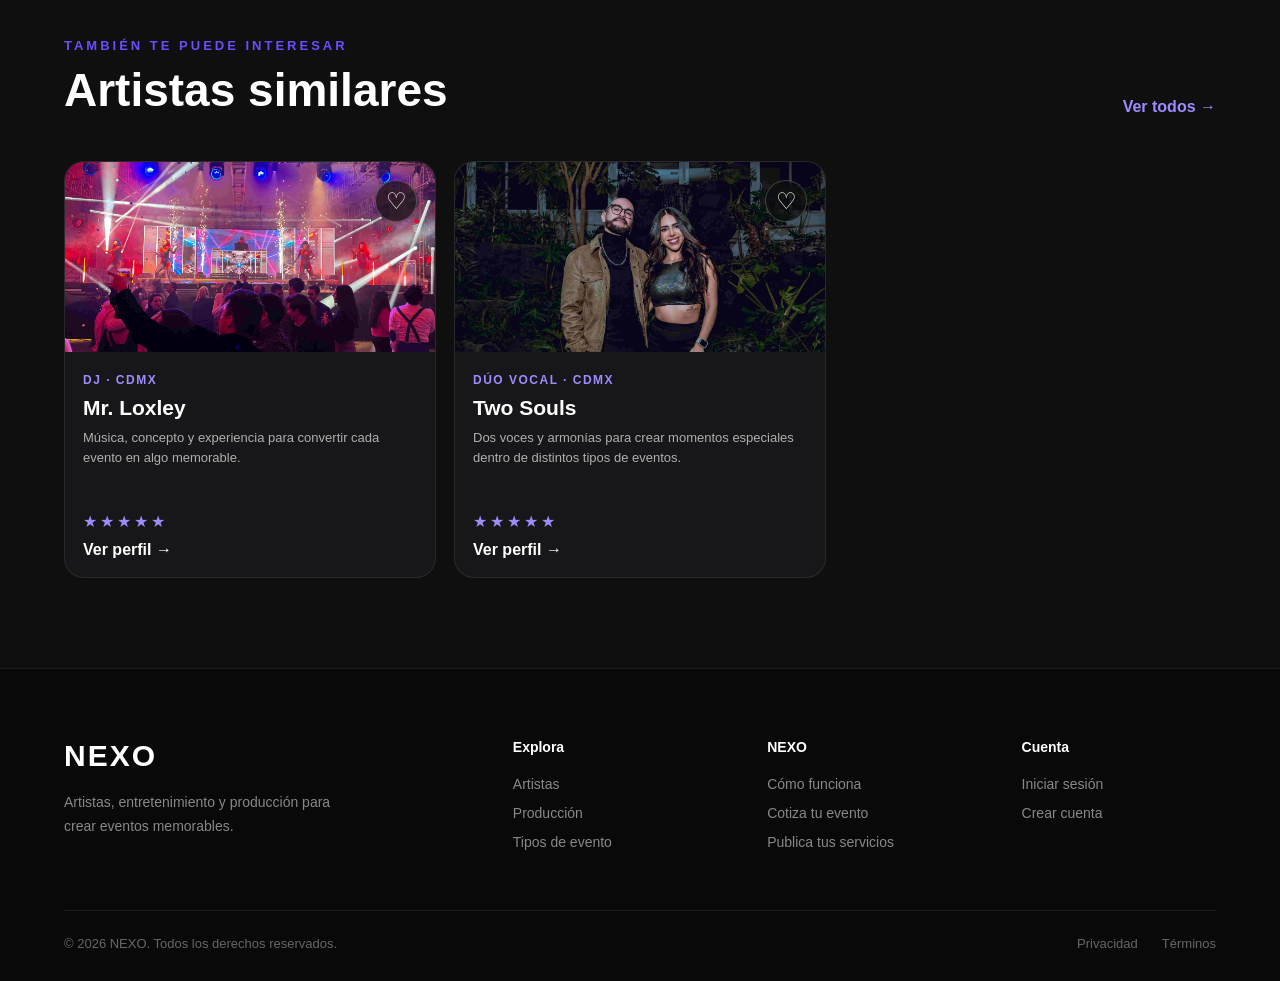
<file: pages/perfil-artista.html>
<!DOCTYPE html>
<html lang="es">

<head>
    <meta charset="UTF-8">
    <meta name="viewport" content="width=device-width, initial-scale=1.0">

    <title>Trendline | NEXO</title>

    <link rel="stylesheet" href="../estilos.css">
</head>

<body>

    <header class="header">

        <a href="../index.html" class="logo">
            NEXO
        </a>

        <nav class="nav">
            <a href="explorar.html">Explorar</a>
            <a href="eventos.html">Tipos de evento</a>
            <a href="como-funciona.html">Cómo funciona</a>
            <a href="proveedores.html">Publica tus servicios</a>
        </nav>

        <div class="header-actions">

            <a href="login.html" class="login">
                Iniciar sesión
            </a>

            <a href="cotizar.html" class="btn-cotizar">
                Cotiza tu evento
            </a>

        </div>

    </header>


    <main>

        <section class="perfil-hero">

            <div class="perfil-hero-imagen">

                <img
                    src="../assets/images/trendline.png"
                    alt="Trendline"
                >

            </div>

            <div class="perfil-hero-overlay"></div>

            <div class="perfil-hero-contenido">

                <span class="perfil-categoria">
                    BANDA · CDMX
                </span>

                <h1>
                    Trendline
                </h1>

                <p class="perfil-descripcion-corta">
                    Música en vivo, energía y un repertorio diseñado
                    para convertir cada evento en una experiencia.
                </p>

                <div class="perfil-acciones">

                    <a href="cotizar.html" class="perfil-btn-principal">
                        Solicitar cotización
                    </a>

                    <button class="perfil-btn-secundario" type="button">
                        ♡ Guardar
                    </button>

                </div>

            </div>

        </section>
		
		<section class="perfil-resumen">

    <div class="perfil-resumen-contenido">

        <div class="perfil-datos">

            <div class="perfil-dato">
                <span>Ubicación</span>
                <strong>Ciudad de México</strong>
            </div>

            <div class="perfil-dato">
                <span>Categoría</span>
                <strong>Banda</strong>
            </div>

            <div class="perfil-dato">
                <span>Ideal para</span>
                <strong>Corporativos, fiestas y eventos especiales</strong>
            </div>

            <div class="perfil-dato">
                <span>Valoración</span>
                <strong>★★★★★</strong>
            </div>

        </div>


        <div class="perfil-sobre">

            <p class="seccion-etiqueta">
                SOBRE EL ARTISTA
            </p>

            <h2>
                Sobre Trendline
            </h2>

            <p>
                Trendline es una banda de música en vivo con un show dinámico,
                versátil y diseñado para conectar con distintas audiencias.
                Su propuesta combina energía, presencia escénica y un repertorio
                pensado para mantener el ritmo del evento de principio a fin.
            </p>

            <p>
                Su formato se adapta a eventos corporativos, celebraciones,
                fiestas privadas y producciones especiales.
            </p>

        </div>

    </div>

</section>
		
		<section class="perfil-media">

    <div class="perfil-media-contenido">

        <div class="perfil-media-header">

            <p class="seccion-etiqueta">
                MEDIA
            </p>

            <h2>
                Fotos y videos
            </h2>

        </div>


        <div class="perfil-galeria">

            <img src="../assets/images/trendline.png" alt="Trendline en vivo">

            <img src="../assets/images/trendline.png" alt="Trendline presentación">

            <img src="../assets/images/trendline.png" alt="Trendline escenario">

        </div>


        <div class="perfil-video">

            <div class="perfil-video-placeholder">

                <span>VIDEO</span>

                <button type="button">
                    ▶ Reproducir
                </button>

            </div>

        </div>

    </div>

</section>
		
		<section class="perfil-oferta">

    <div class="perfil-oferta-contenido">

        <div class="perfil-repertorio">

            <p class="seccion-etiqueta">
                REPERTORIO
            </p>

            <h2>
                Música para distintos momentos del evento
            </h2>

            <div class="repertorio-lista">

                <span>Pop</span>
                <span>Rock</span>
                <span>Retro</span>
                <span>Disco</span>
                <span>Latino</span>
                <span>Dance</span>

            </div>

            <p class="repertorio-descripcion">
                El repertorio puede adaptarse según el tipo de evento,
                duración del show y perfil de la audiencia.
            </p>

        </div>


        <div class="perfil-shows">

            <p class="seccion-etiqueta">
                SHOWS DISPONIBLES
            </p>

            <div class="shows-grid">

                <article class="show-card">

                    <span class="show-numero">01</span>

                    <h3>Show completo</h3>

                    <p>
                        Formato ideal para eventos principales,
                        celebraciones y producciones especiales.
                    </p>

                    <span class="show-duracion">
                        Duración aproximada: 90 min
                    </span>

                </article>

                <article class="show-card">

                    <span class="show-numero">02</span>

                    <h3>Set especial</h3>

                    <p>
                        Presentación compacta para eventos corporativos,
                        cenas, activaciones y momentos específicos.
                    </p>

                    <span class="show-duracion">
                        Duración aproximada: 45–60 min
                    </span>

                </article>

            </div>

        </div>

    </div>

</section>
		
		<section class="perfil-operativo">

    <div class="perfil-operativo-contenido">

        <div class="perfil-operativo-grid">

            <article class="perfil-operativo-card">

                <p class="seccion-etiqueta">
                    IDEAL PARA
                </p>

                <h2>
                    Eventos donde funciona mejor
                </h2>

                <ul class="perfil-lista">
                    <li>Eventos corporativos</li>
                    <li>Fiestas privadas</li>
                    <li>Bodas</li>
                    <li>Festivales</li>
                    <li>Eventos de fin de año</li>
                </ul>

            </article>


            <article class="perfil-operativo-card">

                <p class="seccion-etiqueta">
                    REQUERIMIENTOS TÉCNICOS
                </p>

                <h2>
                    Lo necesario para el show
                </h2>

                <ul class="perfil-lista">
                    <li>Sistema de audio profesional</li>
                    <li>Iluminación de escenario</li>
                    <li>Backline según formato</li>
                    <li>Área de escenario adecuada</li>
                    <li>Prueba de sonido previa</li>
                </ul>

            </article>

        </div>


        <div class="perfil-disponibilidad">

            <div>

                <p class="seccion-etiqueta">
                    DISPONIBILIDAD
                </p>

                <h2>
                    Consulta fechas disponibles
                </h2>

                <p>
                    La disponibilidad puede variar según la fecha,
                    ciudad, duración del evento y formato solicitado.
                </p>

            </div>

            <a href="cotizar.html" class="perfil-btn-principal">
                Consultar disponibilidad
            </a>

        </div>

    </div>

</section>
		
		<section class="perfil-opiniones">

    <div class="perfil-opiniones-contenido">

        <div class="perfil-opiniones-header">

            <p class="seccion-etiqueta">
                OPINIONES
            </p>

            <h2>
                Lo que dicen de Trendline
            </h2>

        </div>

        <div class="opiniones-grid">

            <article class="opinion-card">

                <div class="opinion-estrellas">
                    ★★★★★
                </div>

                <p>
                    Excelente energía, repertorio muy completo y gran conexión
                    con los invitados. El show levantó muchísimo el evento.
                </p>

                <strong>
                    Evento corporativo · CDMX
                </strong>

            </article>

            <article class="opinion-card">

                <div class="opinion-estrellas">
                    ★★★★★
                </div>

                <p>
                    Muy profesionales desde la coordinación hasta el show.
                    La música funcionó perfecto para distintos momentos de la noche.
                </p>

                <strong>
                    Evento privado · CDMX
                </strong>

            </article>

        </div>

    </div>

</section>


<section class="perfil-similares">

    <div class="perfil-similares-contenido">

        <div class="artistas-header">

            <div>

                <h3 class="seccion-etiqueta">
                    TAMBIÉN TE PUEDE INTERESAR
                </h3>

                <h2>
                    Artistas similares
                </h2>

            </div>

            <a href="artistas.html" class="ver-todos">
                Ver todos →
            </a>

        </div>


        <div class="artistas-grid">

            <article class="artista-card">

                <div class="artista-imagen">

                    <img src="../assets/images/mr-loxley.jpg" alt="Mr. Loxley">

                    <button class="favorito">
                        ♡
                    </button>

                </div>

                <div class="artista-info">

                    <span class="artista-categoria">
                        DJ · CDMX
                    </span>

                    <h3>
                        Mr. Loxley
                    </h3>

                    <p>
                        Música, concepto y experiencia para convertir
                        cada evento en algo memorable.
                    </p>

                    <div class="artista-rating">
                        ★★★★★
                    </div>

                    <a href="perfil-artista.html">
                        Ver perfil →
                    </a>

                </div>

            </article>


            <article class="artista-card">

                <div class="artista-imagen">

                    <img 
						 src="../assets/images/two-souls.jpg" 
						 alt="Two Souls"
						 class="imagen-two-souls"
						 >

                    <button class="favorito">
                        ♡
                    </button>

                </div>

                <div class="artista-info">

                    <span class="artista-categoria">
                        DÚO VOCAL · CDMX
                    </span>

                    <h3>
                        Two Souls
                    </h3>

                    <p>
                        Dos voces y armonías para crear momentos especiales
                        dentro de distintos tipos de eventos.
                    </p>

                    <div class="artista-rating">
                        ★★★★★
                    </div>

                    <a href="perfil-artista.html">
                        Ver perfil →
                    </a>

                </div>

            </article>

        </div>

    </div>

</section>

    </main>
	
	<footer class="footer">

    <div class="footer-contenido">

        <div class="footer-marca">

            <a href="../index.html" class="footer-logo">
                NEXO
            </a>

            <p>
                Artistas, entretenimiento y producción
                para crear eventos memorables.
            </p>

        </div>

        <div class="footer-columna">

            <h4>Explora</h4>

            <a href="explorar.html">Artistas</a>
            <a href="produccion.html">Producción</a>
            <a href="eventos.html">Tipos de evento</a>

        </div>

        <div class="footer-columna">

            <h4>NEXO</h4>

            <a href="como-funciona.html">Cómo funciona</a>
            <a href="cotizar.html">Cotiza tu evento</a>
            <a href="proveedores.html">Publica tus servicios</a>

        </div>

        <div class="footer-columna">

            <h4>Cuenta</h4>

            <a href="login.html">Iniciar sesión</a>
            <a href="registro.html">Crear cuenta</a>

        </div>

    </div>

    <div class="footer-bottom">

        <p>
            © 2026 NEXO. Todos los derechos reservados.
        </p>

        <div class="footer-legal">
            <a href="#">Privacidad</a>
            <a href="#">Términos</a>
        </div>

    </div>

</footer>

</body>

</html>
</file>
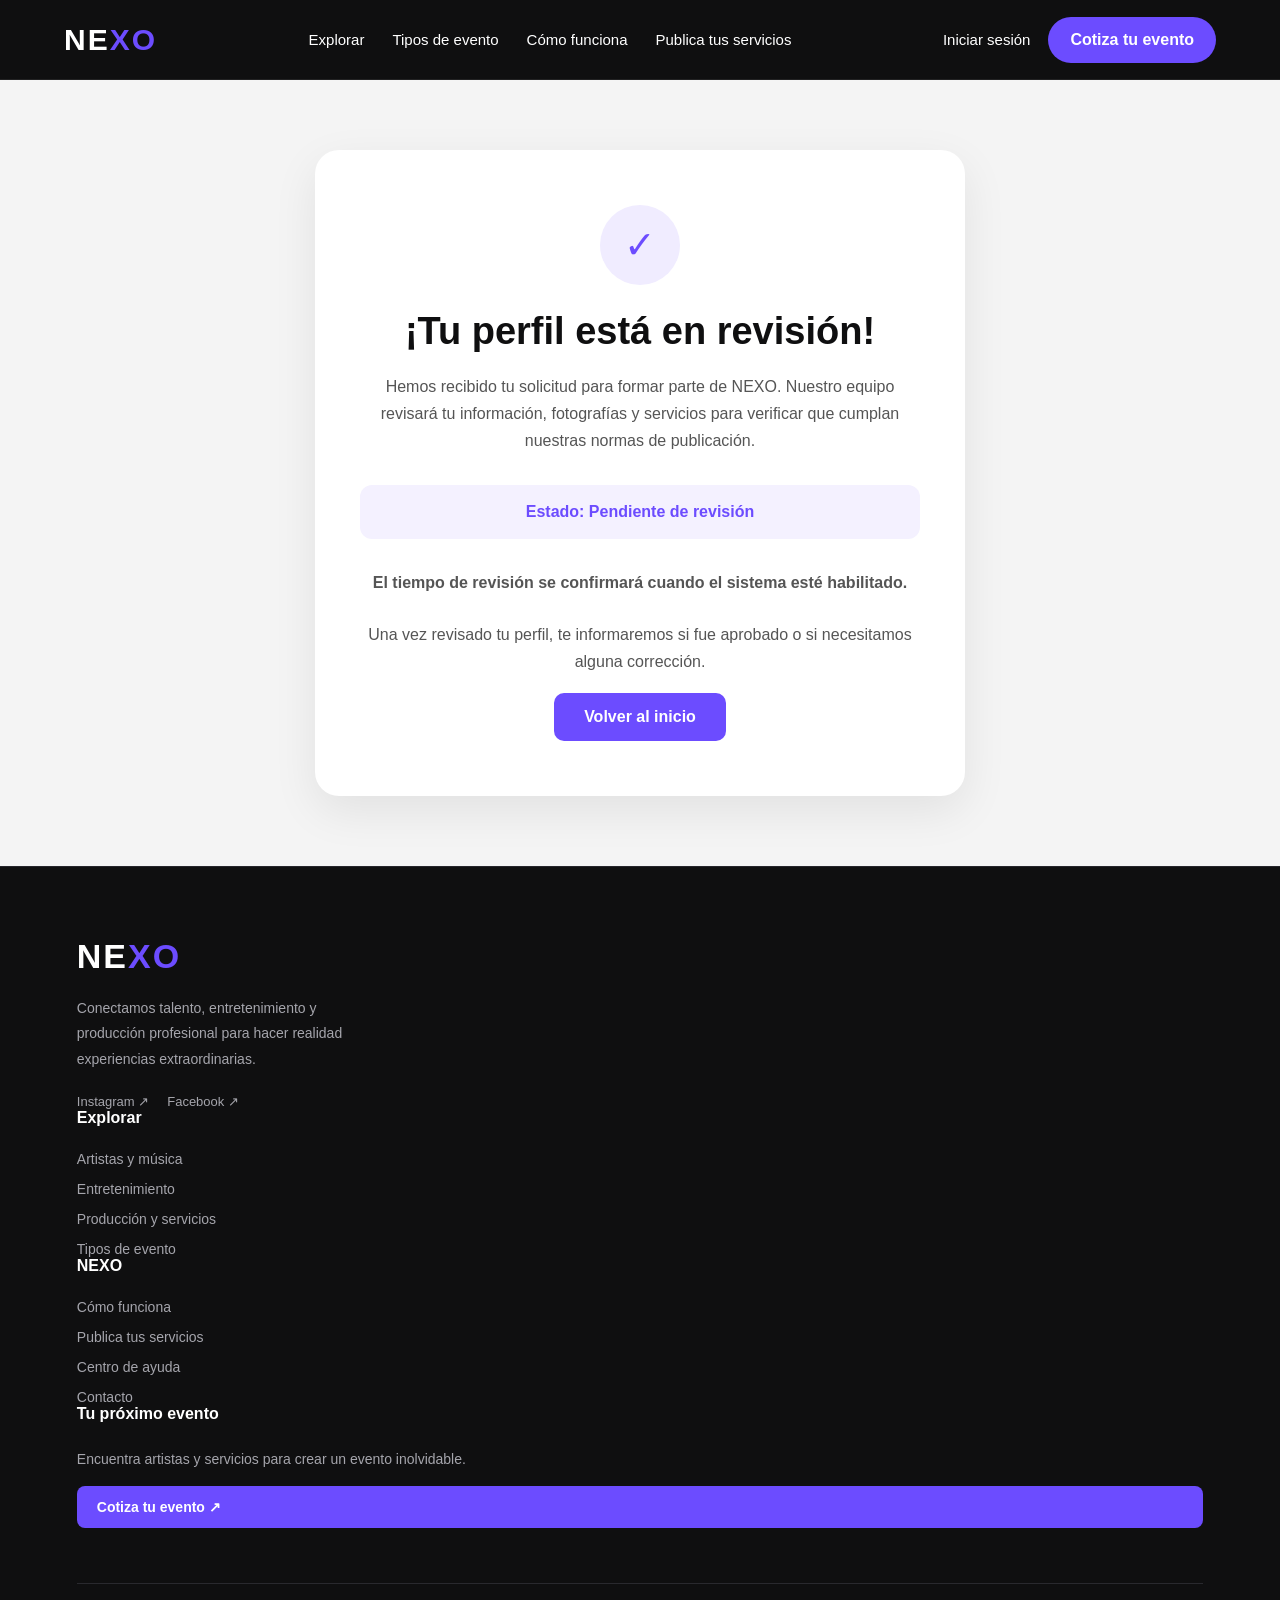
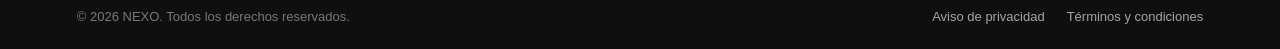
<file: pages/perfil-en-revision.html>
<!DOCTYPE html>
<html lang="es">

<head>
    <meta charset="UTF-8">
    <meta name="viewport" content="width=device-width, initial-scale=1.0">

    <title>Perfil en revisión | NEXO</title>

    <link rel="stylesheet" href="../estilos.css">

    <style>
        .header .nexo-logo { display:inline-flex; text-decoration:none; font-weight:800; letter-spacing:2px; }
        .header .nexo-logo .logo-ne { color:#fff !important; }
        .header .nexo-logo .logo-xo { color:#6C4CFF !important; }
        .revision-pagina {
            min-height: 85vh;
            display: flex;
            align-items: center;
            justify-content: center;
            padding: 70px 20px;
            background: #F4F4F4;
        }

        .revision-tarjeta {
            width: 100%;
            max-width: 650px;
            padding: 55px 45px;
            background: #FFFFFF;
            border-radius: 24px;
            text-align: center;
            box-shadow: 0 15px 45px rgba(0, 0, 0, 0.08);
        }

        .revision-icono {
            width: 80px;
            height: 80px;
            margin: 0 auto 25px;
            display: flex;
            align-items: center;
            justify-content: center;
            border-radius: 50%;
            background: #F0ECFF;
            color: #6C4CFF;
            font-size: 38px;
        }

        .revision-tarjeta h1 {
            margin-bottom: 20px;
            color: #0F0F10;
            font-size: 38px;
        }

        .revision-tarjeta p {
            color: #555;
            font-size: 16px;
            line-height: 1.7;
        }

        .revision-estado {
            margin: 30px 0;
            padding: 18px;
            border-radius: 12px;
            background: #F4F1FF;
            color: #6C4CFF;
            font-weight: 700;
        }

        .revision-plazo {
            margin-bottom: 25px;
            font-size: 15px;
        }

        .revision-boton {
            display: inline-block;
            padding: 15px 30px;
            background: #6C4CFF;
            color: white;
            text-decoration: none;
            border-radius: 10px;
            font-weight: 700;
        }

        .revision-boton:hover {
            background: #5434E8;
        }

        @media (max-width: 600px) {
            .revision-tarjeta {
                padding: 35px 22px;
            }

            .revision-tarjeta h1 {
                font-size: 29px;
            }
        }
    </style>
</head>

<body>

    <header class="header">
        <a href="../index.html" class="logo nexo-logo"><span class="logo-ne">NE</span><span class="logo-xo">XO</span></a>
        <nav class="nav"><a href="explorar.html">Explorar</a><a href="eventos.html">Tipos de evento</a><a href="como-funciona.html">Cómo funciona</a><a href="proveedores.html">Publica tus servicios</a></nav>
        <div class="header-actions"><a href="login.html" class="login">Iniciar sesión</a><a href="cotizar.html" class="btn-cotizar">Cotiza tu evento</a></div>
    </header>

    <main class="revision-pagina">

        <div class="revision-tarjeta">

            <div class="revision-icono">✓</div>

            <h1>¡Tu perfil está en revisión!</h1>

            <p>
                Hemos recibido tu solicitud para formar parte de NEXO.
                Nuestro equipo revisará tu información, fotografías
                y servicios para verificar que cumplan nuestras
                normas de publicación.
            </p>

            <div class="revision-estado">
                Estado: Pendiente de revisión
            </div>

            <p class="revision-plazo">
                <strong>El tiempo de revisión se confirmará cuando el sistema esté habilitado.</strong>
            </p>

            <p>
                Una vez revisado tu perfil, te informaremos
                si fue aprobado o si necesitamos alguna corrección.
            </p>

            <br>

            <a href="../index.html" class="revision-boton">
                Volver al inicio
            </a>

        </div>

    </main>
	
	<!-- =====================================
     FOOTER NEXO
===================================== -->

<footer class="nexo-footer">

    <div class="nexo-footer-contenedor">

        <div class="nexo-footer-grid">

            <!-- MARCA -->
            <div class="nexo-footer-marca">

                <a href="../index.html" class="nexo-footer-logo">
                    NE<span>XO</span>
                </a>

                <p>
                    Conectamos talento, entretenimiento y
                    producción profesional para hacer
                    realidad experiencias extraordinarias.
                </p>

                <div class="nexo-footer-redes">
                    <a href="#" aria-label="Instagram">Instagram ↗</a>
                    <a href="#" aria-label="Facebook">Facebook ↗</a>
                </div>

            </div>

            <!-- EXPLORAR -->
            <div class="nexo-footer-columna">

                <h3>Explorar</h3>

                <a href="artistas.html">Artistas y música</a>
                <a href="explorar.html?categoria=entretenimiento">Entretenimiento</a>
                <a href="produccion.html">Producción y servicios</a>
                <a href="eventos.html">Tipos de evento</a>

            </div>

            <!-- NEXO -->
            <div class="nexo-footer-columna">

                <h3>NEXO</h3>

                <a href="como-funciona.html">Cómo funciona</a>
                <a href="proveedores.html">Publica tus servicios</a>
                <a href="ayuda.html">Centro de ayuda</a>
                <a href="contacto.html">Contacto</a>

            </div>

            <!-- CONTRATACIÓN -->
            <div class="nexo-footer-columna">

                <h3>Tu próximo evento</h3>

                <p>
                    Encuentra artistas y servicios
                    para crear un evento inolvidable.
                </p>

                <a href="cotizar.html" class="nexo-footer-boton">
                    Cotiza tu evento ↗
                </a>

            </div>

        </div>

        <div class="nexo-footer-inferior">

            <p>© 2026 NEXO. Todos los derechos reservados.</p>

            <div>
                <a href="privacidad.html">Aviso de privacidad</a>
                <a href="terminos.html">Términos y condiciones</a>
            </div>

        </div>

    </div>

</footer>

</body>
</html>
</file>
<file: estilos.css>
/* =========================
   NEXO - ESTILOS GENERALES
========================= */

* {
    margin: 0;
    padding: 0;
    box-sizing: border-box;
}

body {
    background-color: #0F0F10;
    color: #FFFFFF;
    font-family: Arial, sans-serif;
}

h1 {
    color: #9E8CFF;
}

/* =========================
   HEADER
========================= */

.header {
    width: 100%;
    min-height: 80px;
    padding: 0 5%;
    display: flex;
    align-items: center;
    justify-content: space-between;
    gap: 30px;
    background-color: #0F0F10;
    border-bottom: 1px solid rgba(255, 255, 255, 0.08);
}

.logo {
    color: #FFFFFF;
    text-decoration: none;
    font-size: 30px;
    font-weight: 800;
    letter-spacing: 2px;
}

.nav {
    display: flex;
    align-items: center;
    gap: 28px;
}

.nav a {
    color: #FFFFFF;
    text-decoration: none;
    font-size: 15px;
    transition: 0.3s;
}

.nav a:hover {
    color: #9E8CFF;
}

.header-actions {
    display: flex;
    align-items: center;
    gap: 18px;
}

.login {
    color: #FFFFFF;
    text-decoration: none;
    font-size: 15px;
}

.btn-cotizar {
    background-color: #6C4CFF;
    color: #FFFFFF;
    text-decoration: none;
    padding: 14px 22px;
    border-radius: 999px;
    font-weight: 600;
    transition: 0.3s;
}

.btn-cotizar:hover {
    background-color: #9E8CFF;
}


/* =========================
   HERO
========================= */

.hero {
    min-height: 620px;
    padding: 90px 5%;
    display: flex;
    align-items: center;
    background:
        radial-gradient(circle at 80% 20%, rgba(108, 76, 255, 0.35), transparent 30%),
        linear-gradient(135deg, #0F0F10 0%, #17131F 55%, #211A33 100%);
}

.hero-contenido {
    width: 100%;
    max-width: 1180px;
    margin: 0 auto;
}

.hero-etiqueta {
    margin-bottom: 18px;
    color: #9E8CFF;
    font-size: 14px;
    font-weight: 700;
    letter-spacing: 3px;
}

.hero h1 {
    max-width: 850px;
    margin-bottom: 24px;
    color: #FFFFFF;
    font-size: 68px;
    line-height: 1.05;
    letter-spacing: -2px;
}

.hero-texto {
    max-width: 620px;
    margin-bottom: 42px;
    color: #CFCFCF;
    font-size: 20px;
    line-height: 1.5;
}

/* BUSCADOR DEL HERO */

.buscador {
    max-width: 1000px;
    padding: 12px;
    display: flex;
    align-items: center;
    gap: 10px;
    background-color: #FFFFFF;
    border-radius: 18px;
}

.campo-busqueda {
    flex: 1;
    padding: 4px 18px;
}

.campo-busqueda + .campo-busqueda {
    border-left: 1px solid #E4E4E4;
}

.campo-busqueda label {
    display: block;
    margin-bottom: 6px;
    color: #0F0F10;
    font-size: 13px;
    font-weight: 700;
}

.campo-busqueda input {
    width: 100%;
    border: none;
    outline: none;
    color: #0F0F10;
    font-size: 16px;
}

.campo-busqueda input::placeholder {
    color: #8B8B8B;
}

.buscador button {
    min-width: 140px;
    padding: 18px 24px;
    border: none;
    border-radius: 12px;
    background-color: #6C4CFF;
    color: #FFFFFF;
    font-size: 15px;
    font-weight: 700;
    cursor: pointer;
}

.buscador button:hover {
    background-color: #9E8CFF;
}

/* =========================
   CATEGORÍAS
========================= */

.categorias {
    padding: 100px 5%;
    background-color: #F4F4F4;
    color: #0F0F10;
}

.categorias-contenido {
    max-width: 1180px;
    margin: 0 auto;
}

.seccion-etiqueta {
    margin-bottom: 12px;
    color: #6C4CFF;
    font-size: 13px;
    font-weight: 700;
    letter-spacing: 3px;
}

.categorias h2 {
    max-width: 650px;
    margin-bottom: 50px;
    font-size: 46px;
    line-height: 1.1;
    letter-spacing: -1px;
}

/* CONTENEDOR DE TARJETAS */

.categorias-grid {
    display: grid;
    grid-template-columns: repeat(4, 1fr);
    gap: 18px;
}

/* TARJETA */

.categoria-card {
    min-height: 280px;
    padding: 30px;
    display: flex;
    flex-direction: column;
    background-color: #FFFFFF;
    border: 1px solid #E6E6E6;
    border-radius: 18px;
    transition: 0.3s;
    cursor: pointer;
}

.categoria-card:hover {
    transform: translateY(-8px);
    border-color: #9E8CFF;
    box-shadow: 0 18px 40px rgba(15, 15, 16, 0.10);
}

/* NÚMEROS */

.categoria-numero {
    margin-bottom: auto;
    color: #6C4CFF;
    font-size: 14px;
    font-weight: 700;
}

/* TÍTULO */

.categoria-card h3 {
    margin-bottom: 12px;
    font-size: 25px;
}

/* DESCRIPCIÓN */

.categoria-card p {
    color: #686868;
    font-size: 15px;
    line-height: 1.6;
}

/* =========================
   ARTISTAS DESTACADOS
========================= */

.artistas-destacados {
    padding: 100px 5%;
    background-color: #0F0F10;
}

.artistas-contenido {
    max-width: 1180px;
    margin: 0 auto;
}

/* ENCABEZADO */

.artistas-header {
    margin-bottom: 45px;
    display: flex;
    align-items: end;
    justify-content: space-between;
    gap: 20px;
}

.artistas-header h2 {
    margin-top: 8px;
    color: #FFFFFF;
    font-size: 46px;
    line-height: 1.1;
}

.ver-todos {
    color: #9E8CFF;
    text-decoration: none;
    font-weight: 600;
}

.ver-todos:hover {
    color: #FFFFFF;
}

/* GRID */

.artistas-grid {
    display: grid;
    grid-template-columns: repeat(3, 1fr);
    gap: 24px;
}

/* TARJETAS */

.artista-card {
    overflow: hidden;
    background-color: #171719;
    border: 1px solid rgba(255, 255, 255, 0.08);
    border-radius: 20px;
    transition: 0.3s;
}

.artista-card:hover {
    transform: translateY(-8px);
    border-color: rgba(158, 140, 255, 0.45);
}

/* FOTO */

.artista-imagen {
    position: relative;
    height: 320px;
    overflow: hidden;
}

.artista-imagen img {
    width: 100%;
    height: 100%;
    object-fit: cover;
    display: block;
    transition: 0.4s;
}

.artista-card:hover .artista-imagen img {
    transform: scale(1.04);
}

/* FAVORITOS */

.favorito {
    position: absolute;
    top: 18px;
    right: 18px;
    width: 42px;
    height: 42px;
    border: 1px solid rgba(255, 255, 255, 0.2);
    border-radius: 50%;
    background-color: rgba(15, 15, 16, 0.65);
    color: #FFFFFF;
    font-size: 23px;
    cursor: pointer;
}

/* INFORMACIÓN */

.artista-info {
    padding: 25px;
}

.artista-categoria {
    color: #9E8CFF;
    font-size: 12px;
    font-weight: 700;
    letter-spacing: 1.5px;
}

.artista-info h3 {
    margin: 10px 0 12px;
    color: #FFFFFF;
    font-size: 27px;
}

.artista-info p {
    min-height: 72px;
    margin-bottom: 18px;
    color: #AFAFAF;
    font-size: 14px;
    line-height: 1.6;
}

.artista-rating {
    margin-bottom: 18px;
    color: #9E8CFF;
    letter-spacing: 3px;
}

.artista-info a {
    color: #FFFFFF;
    text-decoration: none;
    font-weight: 600;
}

.artista-info a:hover {
    color: #9E8CFF;
}

/* =========================
   PRODUCCIÓN
========================= */

.produccion {
    padding: 100px 5%;
    background-color: #F4F4F4;
    color: #0F0F10;
}

.produccion-contenido {
    max-width: 1180px;
    margin: 0 auto;
}

.produccion-header {
    margin-bottom: 50px;
}

.produccion-header h2 {
    max-width: 760px;
    margin-top: 10px;
    font-size: 46px;
    line-height: 1.1;
    letter-spacing: -1px;
}

/* GRID */

.produccion-grid {
    display: grid;
    grid-template-columns: repeat(4, 1fr);
    gap: 18px;
}

/* TARJETAS */

.produccion-card {
    min-height: 300px;
    padding: 30px;
    display: flex;
    flex-direction: column;
    background-color: #FFFFFF;
    border: 1px solid #E5E5E5;
    border-radius: 18px;
    transition: 0.3s;
}

.produccion-card:hover {
    transform: translateY(-8px);
    border-color: #9E8CFF;
    box-shadow: 0 18px 40px rgba(15, 15, 16, 0.10);
}

.produccion-numero {
    margin-bottom: 55px;
    color: #6C4CFF;
    font-size: 14px;
    font-weight: 700;
}

.produccion-card h3 {
    margin-bottom: 14px;
    font-size: 26px;
}

.produccion-card p {
    margin-bottom: 25px;
    color: #686868;
    font-size: 15px;
    line-height: 1.6;
}

.produccion-card a {
    margin-top: auto;
    color: #6C4CFF;
    text-decoration: none;
    font-weight: 700;
}

.produccion-card a:hover {
    color: #0F0F10;
}

/* =========================
   TIPOS DE EVENTO
========================= */

.tipos-evento {
    padding: 100px 5%;
    background-color: #0F0F10;
}

.tipos-evento-contenido {
    max-width: 1180px;
    margin: 0 auto;
}

.tipos-evento-header {
    margin-bottom: 50px;
}

.tipos-evento-header h2 {
    max-width: 760px;
    margin-top: 10px;
    color: #FFFFFF;
    font-size: 46px;
    line-height: 1.1;
    letter-spacing: -1px;
}

/* GRID */

.tipos-evento-grid {
    display: grid;
    grid-template-columns: repeat(3, 1fr);
    gap: 18px;
}

/* TARJETAS */

.evento-card {
    min-height: 240px;
    padding: 28px;
    display: flex;
    flex-direction: column;
    justify-content: flex-end;
    background:
        linear-gradient(
            180deg,
            rgba(108, 76, 255, 0.08),
            rgba(108, 76, 255, 0.24)
        ),
        #171719;
    border: 1px solid rgba(255, 255, 255, 0.08);
    border-radius: 18px;
    transition: 0.3s;
}

.evento-card:hover {
    transform: translateY(-8px);
    border-color: rgba(158, 140, 255, 0.5);
}

.evento-card h3 {
    margin-bottom: 14px;
    color: #FFFFFF;
    font-size: 27px;
}

.evento-card a {
    color: #9E8CFF;
    text-decoration: none;
    font-weight: 700;
}

.evento-card a:hover {
    color: #FFFFFF;
}

/* =========================
   CÓMO FUNCIONA
========================= */

.como-funciona {
    padding: 100px 5%;
    background-color: #F4F4F4;
    color: #0F0F10;
}

.como-funciona-contenido {
    max-width: 1180px;
    margin: 0 auto;
}

.como-funciona-header {
    margin-bottom: 50px;
}

.como-funciona-header h2 {
    max-width: 760px;
    margin-top: 10px;
    font-size: 46px;
    line-height: 1.1;
    letter-spacing: -1px;
}

/* GRID DE PASOS */

.pasos-grid {
    display: grid;
    grid-template-columns: repeat(4, 1fr);
    gap: 18px;
}

/* TARJETAS */

.paso-card {
    min-height: 260px;
    padding: 30px;
    background-color: #FFFFFF;
    border: 1px solid #E5E5E5;
    border-radius: 18px;
    transition: 0.3s;
}

.paso-card:hover {
    transform: translateY(-6px);
    border-color: #9E8CFF;
    box-shadow: 0 18px 40px rgba(15, 15, 16, 0.08);
}

.paso-numero {
    display: inline-block;
    margin-bottom: 45px;
    color: #6C4CFF;
    font-size: 14px;
    font-weight: 700;
}

.paso-card h3 {
    margin-bottom: 14px;
    font-size: 23px;
    line-height: 1.2;
}

.paso-card p {
    color: #686868;
    font-size: 15px;
    line-height: 1.6;
}

/* =========================
   CTA COTIZA TU EVENTO
========================= */

.cta-cotiza {
    padding: 110px 5%;
    background:
        radial-gradient(circle at 20% 30%, rgba(158, 140, 255, 0.25), transparent 30%),
        linear-gradient(135deg, #18131F 0%, #24183B 50%, #0F0F10 100%);
}

.cta-cotiza-contenido {
    max-width: 900px;
    margin: 0 auto;
    text-align: center;
}

.cta-cotiza h2 {
    margin: 12px 0 20px;
    color: #FFFFFF;
    font-size: 54px;
    line-height: 1.05;
    letter-spacing: -1px;
}

.cta-cotiza-contenido > p:not(.seccion-etiqueta) {
    max-width: 650px;
    margin: 0 auto 34px;
    color: #CFCFCF;
    font-size: 18px;
    line-height: 1.6;
}

.cta-boton {
    display: inline-block;
    padding: 16px 28px;
    background-color: #6C4CFF;
    color: #FFFFFF;
    text-decoration: none;
    border-radius: 999px;
    font-weight: 700;
    transition: 0.3s;
}

.cta-boton:hover {
    background-color: #9E8CFF;
    transform: translateY(-3px);
}

/* =========================
   FOOTER
========================= */

.footer {
    padding: 70px 5% 30px;
    background-color: #09090A;
    color: #FFFFFF;
    border-top: 1px solid rgba(255, 255, 255, 0.08);
}

.footer-contenido {
    max-width: 1180px;
    margin: 0 auto 60px;
    display: grid;
    grid-template-columns: 2fr 1fr 1fr 1fr;
    gap: 60px;
}

/* MARCA */

.footer-logo {
    display: inline-block;
    margin-bottom: 18px;
    color: #FFFFFF;
    text-decoration: none;
    font-size: 30px;
    font-weight: 800;
    letter-spacing: 2px;
}

.footer-marca p {
    max-width: 300px;
    color: #888888;
    font-size: 14px;
    line-height: 1.7;
}

/* COLUMNAS */

.footer-columna {
    display: flex;
    flex-direction: column;
    gap: 13px;
}

.footer-columna h4 {
    margin-bottom: 8px;
    color: #FFFFFF;
    font-size: 14px;
}

.footer-columna a {
    color: #888888;
    text-decoration: none;
    font-size: 14px;
    transition: 0.3s;
}

.footer-columna a:hover {
    color: #9E8CFF;
}

/* PARTE INFERIOR */

.footer-bottom {
    max-width: 1180px;
    margin: 0 auto;
    padding-top: 25px;
    display: flex;
    justify-content: space-between;
    align-items: center;
    border-top: 1px solid rgba(255, 255, 255, 0.08);
}

.footer-bottom p {
    color: #666666;
    font-size: 13px;
}

.footer-legal {
    display: flex;
    gap: 24px;
}

.footer-legal a {
    color: #666666;
    text-decoration: none;
    font-size: 13px;
}

.footer-legal a:hover {
    color: #9E8CFF;
}

/* =========================
   RESPONSIVE
========================= */

@media (max-width: 900px) {

    .header {
        flex-wrap: wrap;
        padding: 20px 5%;
    }

    .nav {
        order: 3;
        width: 100%;
        flex-wrap: wrap;
        gap: 16px;
    }

    .header-actions {
        margin-left: auto;
    }

    .hero {
        min-height: auto;
        padding: 70px 5%;
    }

    .hero h1 {
        font-size: 50px;
    }

    .buscador {
        flex-direction: column;
        align-items: stretch;
    }

    .campo-busqueda + .campo-busqueda {
        border-left: none;
        border-top: 1px solid #E4E4E4;
        padding-top: 15px;
    }

    .categorias-grid,
    .produccion-grid,
    .pasos-grid {
        grid-template-columns: repeat(2, 1fr);
    }

    .artistas-grid,
    .tipos-evento-grid {
        grid-template-columns: repeat(2, 1fr);
    }

    .footer-contenido {
        grid-template-columns: repeat(2, 1fr);
    }
}

@media (max-width: 600px) {

    .header {
        align-items: flex-start;
    }

    .logo {
        font-size: 26px;
    }

    .header-actions {
        width: 100%;
        margin-left: 0;
        justify-content: space-between;
    }

    .nav {
        flex-direction: column;
        align-items: flex-start;
    }

    .hero {
        padding: 60px 5%;
    }

    .hero h1 {
        font-size: 40px;
        letter-spacing: -1px;
    }

    .hero-texto {
        font-size: 17px;
    }

    .categorias h2,
    .artistas-header h2,
    .produccion-header h2,
    .tipos-evento-header h2,
    .como-funciona-header h2 {
        font-size: 36px;
    }

    .categorias-grid,
    .artistas-grid,
    .produccion-grid,
    .tipos-evento-grid,
    .pasos-grid {
        grid-template-columns: 1fr;
    }

    .artistas-header {
        align-items: flex-start;
        flex-direction: column;
    }

    .cta-cotiza h2 {
        font-size: 42px;
    }

    .footer-contenido {
        grid-template-columns: 1fr;
        gap: 35px;
    }

    .footer-bottom {
        flex-direction: column;
        align-items: flex-start;
        gap: 15px;
    }
}

/* =========================
   EXPLORAR - HERO
========================= */

.explorar-hero {
    padding: 90px 5%;
    background:
        radial-gradient(circle at 85% 15%, rgba(108, 76, 255, 0.25), transparent 28%),
        linear-gradient(135deg, #0F0F10 0%, #17131F 60%, #211A33 100%);
}

.explorar-hero-contenido {
    max-width: 1180px;
    margin: 0 auto;
}

.explorar-hero h1 {
    max-width: 820px;
    margin: 12px 0 20px;
    color: #FFFFFF;
    font-size: 58px;
    line-height: 1.05;
    letter-spacing: -1.5px;
}

.explorar-hero-texto {
    max-width: 650px;
    margin-bottom: 36px;
    color: #CFCFCF;
    font-size: 18px;
    line-height: 1.6;
}

/* BUSCADOR */

.explorar-buscador {
    max-width: 780px;
    padding: 10px;
    display: flex;
    gap: 10px;
    background-color: #FFFFFF;
    border-radius: 16px;
}

.explorar-buscador input {
    flex: 1;
    padding: 0 18px;
    border: none;
    outline: none;
    font-size: 16px;
    color: #0F0F10;
}

.explorar-buscador input::placeholder {
    color: #8B8B8B;
}

.explorar-buscador button {
    padding: 17px 28px;
    border: none;
    border-radius: 11px;
    background-color: #6C4CFF;
    color: #FFFFFF;
    font-weight: 700;
    cursor: pointer;
    transition: 0.3s;
}

.explorar-buscador button:hover {
    background-color: #9E8CFF;
}

/* =========================
   EXPLORAR - CATEGORÍAS
========================= */

.explorar-categorias {
    padding: 100px 5%;
    background-color: #F4F4F4;
    color: #0F0F10;
}

.explorar-categorias-contenido {
    max-width: 1180px;
    margin: 0 auto;
}

.explorar-categorias h2 {
    margin: 10px 0 45px;
    font-size: 46px;
    line-height: 1.1;
    letter-spacing: -1px;
}

/* GRID */

.explorar-categorias-grid {
    display: grid;
    grid-template-columns: repeat(3, 1fr);
    gap: 20px;
}

/* TARJETAS */

.explorar-categoria-card {
    min-height: 330px;
    padding: 30px;
    display: flex;
    flex-direction: column;
    justify-content: space-between;

    background-color: #FFFFFF;
    border: 1px solid #E5E5E5;
    border-radius: 20px;

    color: #0F0F10;
    text-decoration: none;

    transition: 0.3s;
}

.explorar-categoria-card:hover {
    transform: translateY(-8px);
    border-color: #9E8CFF;
    box-shadow: 0 20px 45px rgba(15, 15, 16, 0.10);
}

.explorar-numero {
    color: #6C4CFF;
    font-size: 14px;
    font-weight: 700;
}

.explorar-categoria-card h3 {
    margin-bottom: 14px;
    font-size: 30px;
}

.explorar-categoria-card p {
    margin-bottom: 24px;
    color: #686868;
    font-size: 15px;
    line-height: 1.6;
}

.explorar-link {
    color: #6C4CFF;
    font-weight: 700;
}

/* =========================
   EXPLORAR - CATEGORÍAS RÁPIDAS
========================= */

.categorias-rapidas {
    padding: 90px 5%;
    background-color: #FFFFFF;
    color: #0F0F10;
}

.categorias-rapidas-contenido {
    max-width: 1180px;
    margin: 0 auto;
}

.categorias-rapidas-header {
    margin-bottom: 35px;
}

.categorias-rapidas-header h2 {
    margin-top: 10px;
    font-size: 42px;
    line-height: 1.1;
}

/* BOTONES / CATEGORÍAS */

.categorias-rapidas-grid {
    display: flex;
    flex-wrap: wrap;
    gap: 12px;
}

.categoria-rapida {
    padding: 15px 22px;

    background-color: #F4F4F4;
    border: 1px solid #E4E4E4;
    border-radius: 999px;

    color: #0F0F10;
    text-decoration: none;
    font-size: 15px;
    font-weight: 600;

    transition: 0.3s;
}

.categoria-rapida:hover {
    background-color: #6C4CFF;
    border-color: #6C4CFF;
    color: #FFFFFF;
    transform: translateY(-3px);
}


/* =========================
   ARTISTAS - HERO LISTADO
========================= */

.artistas-listado-hero {
    padding: 80px 5% 55px;
    background:
        radial-gradient(circle at 85% 20%, rgba(108, 76, 255, 0.22), transparent 28%),
        linear-gradient(135deg, #0F0F10 0%, #17131F 65%, #211A33 100%);
}

.artistas-listado-contenido {
    max-width: 1180px;
    margin: 0 auto;
}

.artistas-listado-contenido h1 {
    max-width: 780px;
    margin: 10px 0 18px;
    color: #FFFFFF;
    font-size: 54px;
    line-height: 1.05;
    letter-spacing: -1.5px;
}

.artistas-listado-contenido > p:not(.seccion-etiqueta) {
    max-width: 650px;
    color: #CFCFCF;
    font-size: 17px;
    line-height: 1.6;
}

/* =========================
   ARTISTAS - RESULTADOS Y FILTROS
========================= */

.artistas-resultados {
    padding: 55px 5% 100px;
    background-color: #F4F4F4;
    color: #0F0F10;
}

.artistas-resultados-contenido {
    max-width: 1180px;
    margin: 0 auto;
}

/* TOOLBAR */

.artistas-toolbar {
    margin-bottom: 35px;
    display: flex;
    align-items: center;
    justify-content: space-between;
    gap: 20px;
}

.artistas-buscador {
    flex: 1;
    max-width: 760px;
    padding: 8px;
    display: flex;
    gap: 8px;
    background-color: #FFFFFF;
    border: 1px solid #E3E3E3;
    border-radius: 14px;
}

.artistas-buscador input {
    flex: 1;
    padding: 0 16px;
    border: none;
    outline: none;
    font-size: 15px;
}

.artistas-buscador button {
    padding: 15px 24px;
    border: none;
    border-radius: 10px;
    background-color: #6C4CFF;
    color: #FFFFFF;
    font-weight: 700;
    cursor: pointer;
}

.artistas-orden {
    padding: 15px 18px;
    border: 1px solid #E3E3E3;
    border-radius: 12px;
    background-color: #FFFFFF;
    color: #0F0F10;
    font-size: 14px;
}

/* LAYOUT */

.artistas-layout {
    display: grid;
    grid-template-columns: 260px 1fr;
    gap: 30px;
}

/* FILTROS */

.artistas-filtros {
    align-self: start;
    padding: 25px;
    background-color: #FFFFFF;
    border: 1px solid #E3E3E3;
    border-radius: 18px;
}

.artistas-filtros h2 {
    margin-bottom: 25px;
    font-size: 24px;
}

.filtro-grupo {
    padding: 22px 0;
    border-top: 1px solid #EEEEEE;
}

.filtro-grupo:first-of-type {
    border-top: none;
    padding-top: 0;
}

.filtro-grupo h3 {
    margin-bottom: 14px;
    font-size: 15px;
}

.filtro-grupo label {
    margin-bottom: 11px;
    display: flex;
    align-items: center;
    gap: 9px;
    color: #555555;
    font-size: 14px;
    cursor: pointer;
}

.filtro-grupo input {
    accent-color: #6C4CFF;
}

.filtro-grupo select {
    width: 100%;
    padding: 12px;
    border: 1px solid #DFDFDF;
    border-radius: 10px;
    background-color: #FFFFFF;
}

/* RESULTADOS */

.artistas-lista {
    min-width: 0;
}

.resultados-header {
    margin-bottom: 25px;
}

.resultado-cantidad {
    display: block;
    margin-bottom: 7px;
    color: #6C4CFF;
    font-size: 13px;
    font-weight: 700;
}

.resultados-header h2 {
    font-size: 34px;
}

.artistas-lista .artistas-grid {
    grid-template-columns: repeat(2, 1fr);
}

/* =========================
   ARTISTAS - RESPONSIVE
========================= */

@media (max-width: 900px) {

    .artistas-layout {
        grid-template-columns: 1fr;
    }

    .artistas-filtros {
        width: 100%;
    }

    .artistas-lista .artistas-grid {
        grid-template-columns: repeat(2, 1fr);
    }

}


@media (max-width: 600px) {

    .artistas-listado-contenido h1 {
        font-size: 40px;
    }

    .artistas-toolbar {
        flex-direction: column;
        align-items: stretch;
    }

    .artistas-buscador {
        width: 100%;
    }

    .artistas-orden {
        width: 100%;
    }

    .artistas-lista .artistas-grid {
        grid-template-columns: 1fr;
    }

}

/* =========================
   PERFIL DE ARTISTA - HERO
========================= */

.perfil-hero {
    position: relative;
    min-height: 620px;
    overflow: hidden;
    display: flex;
    align-items: flex-end;
    background-color: #0F0F10;
}

.perfil-hero-imagen {
    position: absolute;
    inset: 0;
}

.perfil-hero-imagen img {
    width: 100%;
    height: 100%;
    object-fit: cover;
    object-position: center;
    display: block;
}

.perfil-hero-overlay {
    position: absolute;
    inset: 0;
    background:
        linear-gradient(
            90deg,
            rgba(15, 15, 16, 0.95) 0%,
            rgba(15, 15, 16, 0.72) 40%,
            rgba(15, 15, 16, 0.25) 70%,
            rgba(15, 15, 16, 0.15) 100%
        ),
        linear-gradient(
            0deg,
            rgba(15, 15, 16, 0.82) 0%,
            rgba(15, 15, 16, 0.10) 50%
        );
}

.perfil-hero-contenido {
    position: relative;
    z-index: 2;

    width: 100%;
    max-width: 1180px;

    margin: 0 auto;
    padding: 90px 5%;
}

.perfil-categoria {
    display: inline-block;
    margin-bottom: 14px;

    color: #9E8CFF;
    font-size: 13px;
    font-weight: 700;
    letter-spacing: 2px;
}

.perfil-hero h1 {
    margin-bottom: 18px;
    color: #FFFFFF;
    font-size: 72px;
    line-height: 1;
    letter-spacing: -2px;
}

.perfil-descripcion-corta {
    max-width: 620px;
    margin-bottom: 30px;

    color: #D4D4D4;
    font-size: 18px;
    line-height: 1.6;
}

/* BOTONES */

.perfil-acciones {
    display: flex;
    flex-wrap: wrap;
    gap: 14px;
}

.perfil-btn-principal {
    display: inline-block;
    padding: 16px 26px;

    background-color: #6C4CFF;
    color: #FFFFFF;

    text-decoration: none;
    border-radius: 999px;

    font-weight: 700;
    transition: 0.3s;
}

.perfil-btn-principal:hover {
    background-color: #9E8CFF;
    transform: translateY(-3px);
}

.perfil-btn-secundario {
    padding: 16px 24px;

    border: 1px solid rgba(255, 255, 255, 0.28);
    border-radius: 999px;

    background-color: rgba(15, 15, 16, 0.40);
    color: #FFFFFF;

    font-size: 15px;
    font-weight: 700;

    cursor: pointer;
    backdrop-filter: blur(10px);
}


/* =========================
   PERFIL DE ARTISTA - RESUMEN
========================= */

.perfil-resumen {
    padding: 90px 5%;
    background-color: #F4F4F4;
    color: #0F0F10;
}

.perfil-resumen-contenido {
    max-width: 1180px;
    margin: 0 auto;
}

/* DATOS RÁPIDOS */

.perfil-datos {
    margin-bottom: 70px;
    padding: 28px;

    display: grid;
    grid-template-columns: repeat(4, 1fr);
    gap: 20px;

    background-color: #FFFFFF;
    border: 1px solid #E5E5E5;
    border-radius: 20px;
}

.perfil-dato {
    padding-right: 20px;
    border-right: 1px solid #EAEAEA;
}

.perfil-dato:last-child {
    border-right: none;
}

.perfil-dato span {
    display: block;
    margin-bottom: 8px;

    color: #777777;
    font-size: 12px;
    font-weight: 700;
    letter-spacing: 1px;
    text-transform: uppercase;
}

.perfil-dato strong {
    color: #0F0F10;
    font-size: 16px;
    line-height: 1.4;
}

/* SOBRE EL ARTISTA */

.perfil-sobre {
    max-width: 800px;
}

.perfil-sobre h2 {
    margin: 10px 0 24px;

    font-size: 46px;
    line-height: 1.1;
    letter-spacing: -1px;
}

.perfil-sobre p:not(.seccion-etiqueta) {
    margin-bottom: 18px;

    color: #5F5F5F;
    font-size: 17px;
    line-height: 1.8;
}

/* =========================
   PERFIL DE ARTISTA - MEDIA
========================= */

.perfil-media {
    padding: 90px 5%;
    background-color: #0F0F10;
}

.perfil-media-contenido {
    max-width: 1180px;
    margin: 0 auto;
}

.perfil-media-header {
    margin-bottom: 40px;
}

.perfil-media-header h2 {
    margin-top: 10px;
    color: #FFFFFF;
    font-size: 46px;
    line-height: 1.1;
    letter-spacing: -1px;
}

/* GALERÍA */

.perfil-galeria {
    display: grid;
    grid-template-columns: 2fr 1fr;
	grid-template-rows: 260px 260px;
    gap: 16px;
    margin-bottom: 40px;
}

.perfil-galeria img {
    width: 100%;
    height: 100%;
    object-fit: cover;
    display: block;
    border-radius: 18px;
}

.perfil-galeria img:first-child {
    grid-row: 1 / 3;
}

/* VIDEO */

.perfil-video {
    margin-top: 20px;
}

.perfil-video-placeholder {
    min-height: 380px;
    padding: 30px;

    display: flex;
    flex-direction: column;
    align-items: center;
    justify-content: center;

    background:
        linear-gradient(
            rgba(15, 15, 16, 0.45),
            rgba(15, 15, 16, 0.75)
        ),
        #1B1B1E;

    border: 1px solid rgba(255, 255, 255, 0.08);
    border-radius: 20px;
}

.perfil-video-placeholder span {
    margin-bottom: 20px;
    color: #9E8CFF;
    font-size: 13px;
    font-weight: 700;
    letter-spacing: 3px;
}

.perfil-video-placeholder button {
    padding: 16px 26px;

    border: none;
    border-radius: 999px;

    background-color: #6C4CFF;
    color: #FFFFFF;

    font-size: 15px;
    font-weight: 700;
    cursor: pointer;

    transition: 0.3s;
}

.perfil-video-placeholder button:hover {
    background-color: #9E8CFF;
    transform: translateY(-3px);
}

/* =========================
   PERFIL DE ARTISTA - OFERTA
========================= */

.perfil-oferta {
    padding: 90px 5%;
    background-color: #F4F4F4;
    color: #0F0F10;
}

.perfil-oferta-contenido {
    max-width: 1180px;
    margin: 0 auto;
}

/* REPERTORIO */

.perfil-repertorio {
    margin-bottom: 70px;
}

.perfil-repertorio h2 {
    max-width: 760px;
    margin: 10px 0 28px;
    font-size: 46px;
    line-height: 1.1;
    letter-spacing: -1px;
}

.repertorio-lista {
    display: flex;
    flex-wrap: wrap;
    gap: 12px;
    margin-bottom: 24px;
}

.repertorio-lista span {
    padding: 12px 18px;
    background-color: #FFFFFF;
    border: 1px solid #E4E4E4;
    border-radius: 999px;
    color: #0F0F10;
    font-size: 14px;
    font-weight: 600;
}

.repertorio-descripcion {
    max-width: 720px;
    color: #666666;
    font-size: 16px;
    line-height: 1.7;
}

/* SHOWS */

.perfil-shows {
    padding-top: 60px;
    border-top: 1px solid #DDDDDD;
}

.shows-grid {
    margin-top: 28px;
    display: grid;
    grid-template-columns: repeat(2, 1fr);
    gap: 20px;
}

.show-card {
    min-height: 280px;
    padding: 30px;
    display: flex;
    flex-direction: column;
    background-color: #FFFFFF;
    border: 1px solid #E4E4E4;
    border-radius: 20px;
    transition: 0.3s;
}

.show-card:hover {
    transform: translateY(-6px);
    border-color: #9E8CFF;
    box-shadow: 0 18px 40px rgba(15, 15, 16, 0.08);
}

.show-numero {
    margin-bottom: 45px;
    color: #6C4CFF;
    font-size: 13px;
    font-weight: 700;
}

.show-card h3 {
    margin-bottom: 14px;
    font-size: 27px;
}

.show-card p {
    margin-bottom: 24px;
    color: #666666;
    font-size: 15px;
    line-height: 1.6;
}

.show-duracion {
    margin-top: auto;
    color: #6C4CFF;
    font-size: 13px;
    font-weight: 700;
}

/* =========================
   PERFIL DE ARTISTA - OPERATIVO
========================= */

.perfil-operativo {
    padding: 90px 5%;
    background-color: #0F0F10;
    color: #FFFFFF;
}

.perfil-operativo-contenido {
    max-width: 1180px;
    margin: 0 auto;
}

/* BLOQUES PRINCIPALES */

.perfil-operativo-grid {
    display: grid;
    grid-template-columns: repeat(2, 1fr);
    gap: 22px;
    margin-bottom: 40px;
}

.perfil-operativo-card {
    padding: 34px;
    background-color: #171719;
    border: 1px solid rgba(255, 255, 255, 0.08);
    border-radius: 20px;
}

.perfil-operativo-card h2 {
    margin: 10px 0 24px;
    color: #FFFFFF;
    font-size: 32px;
    line-height: 1.15;
}

/* LISTAS */

.perfil-lista {
    list-style: none;
}

.perfil-lista li {
    position: relative;
    padding: 12px 0 12px 24px;
    color: #C8C8C8;
    font-size: 15px;
    border-bottom: 1px solid rgba(255, 255, 255, 0.07);
}

.perfil-lista li:last-child {
    border-bottom: none;
}

.perfil-lista li::before {
    content: "•";
    position: absolute;
    left: 0;
    color: #9E8CFF;
}

/* DISPONIBILIDAD */

.perfil-disponibilidad {
    padding: 34px;
    display: flex;
    align-items: center;
    justify-content: space-between;
    gap: 30px;

    background:
        radial-gradient(circle at 90% 20%, rgba(108, 76, 255, 0.30), transparent 30%),
        #171719;

    border: 1px solid rgba(255, 255, 255, 0.08);
    border-radius: 20px;
}

.perfil-disponibilidad h2 {
    margin: 10px 0 12px;
    color: #FFFFFF;
    font-size: 34px;
}

.perfil-disponibilidad p:not(.seccion-etiqueta) {
    max-width: 620px;
    color: #BEBEBE;
    font-size: 15px;
    line-height: 1.7;
}

/* =========================
   PERFIL DE ARTISTA - OPINIONES
========================= */

.perfil-opiniones {
    padding: 90px 5%;
    background-color: #F4F4F4;
    color: #0F0F10;
}

.perfil-opiniones-contenido {
    max-width: 1180px;
    margin: 0 auto;
}

.perfil-opiniones-header {
    margin-bottom: 40px;
}

.perfil-opiniones-header h2 {
    margin-top: 10px;
    font-size: 46px;
    line-height: 1.1;
    letter-spacing: -1px;
}

.opiniones-grid {
    display: grid;
    grid-template-columns: repeat(2, 1fr);
    gap: 20px;
}

.opinion-card {
    padding: 30px;
    background-color: #FFFFFF;
    border: 1px solid #E4E4E4;
    border-radius: 20px;
}

.opinion-estrellas {
    margin-bottom: 18px;
    color: #6C4CFF;
    letter-spacing: 3px;
}

.opinion-card p {
    margin-bottom: 22px;
    color: #5F5F5F;
    font-size: 16px;
    line-height: 1.7;
}

.opinion-card strong {
    color: #0F0F10;
    font-size: 13px;
}


/* =========================
   PERFIL DE ARTISTA - SIMILARES
========================= */

.perfil-similares {
    padding: 90px 5%;
    background-color: #0F0F10;
}

.perfil-similares-contenido {
    max-width: 1180px;
    margin: 0 auto;
}

/* En esta sección solo mostramos 2 tarjetas */
.perfil-similares .artistas-grid {
    grid-template-columns: repeat(2, 1fr);
}

/* Ajuste de encuadre - Two Souls */

.artista-imagen img.imagen-two-souls {
    object-position: center 25%;
}

/* =========================
   PERFIL DE ARTISTA - RESPONSIVE
========================= */

@media (max-width: 900px) {

    .perfil-hero h1 {
        font-size: 56px;
    }

    .perfil-datos {
        grid-template-columns: repeat(2, 1fr);
    }

    .perfil-dato {
        border-right: none;
    }

    .perfil-galeria {
        grid-template-columns: 1fr 1fr;
    }

    .perfil-operativo-grid {
        grid-template-columns: 1fr;
    }

    .perfil-similares .artistas-grid {
        grid-template-columns: repeat(2, 1fr);
    }

}


@media (max-width: 600px) {

    .perfil-hero {
        min-height: 560px;
    }

    .perfil-hero h1 {
        font-size: 44px;
    }

    .perfil-hero-contenido {
        padding: 60px 5%;
    }

    .perfil-datos {
        grid-template-columns: 1fr;
    }

    .perfil-dato {
        padding: 15px 0;
        border-bottom: 1px solid #EAEAEA;
    }

    .perfil-dato:last-child {
        border-bottom: none;
    }

    .perfil-sobre h2,
    .perfil-media-header h2,
    .perfil-repertorio h2,
    .perfil-opiniones-header h2 {
        font-size: 36px;
    }

    .perfil-galeria {
        display: flex;
        flex-direction: column;
    }

    .perfil-galeria img,
    .perfil-galeria img:first-child {
        width: 100%;
        height: 280px;
    }

    .shows-grid,
    .opiniones-grid,
    .perfil-similares .artistas-grid {
        grid-template-columns: 1fr;
    }

    .perfil-disponibilidad {
        flex-direction: column;
        align-items: flex-start;
    }

    .perfil-video-placeholder {
        min-height: 280px;
    }

}


/* =========================
   PRODUCCIÓN - HERO
========================= */

.produccion-hero {
    padding: 95px 5%;
    background:
        radial-gradient(circle at 82% 18%, rgba(108, 76, 255, 0.28), transparent 30%),
        linear-gradient(135deg, #0F0F10 0%, #17131F 60%, #211A33 100%);
}

.produccion-hero-contenido {
    max-width: 1180px;
    margin: 0 auto;
}

.produccion-hero h1 {
    max-width: 850px;
    margin: 12px 0 22px;
    color: #FFFFFF;
    font-size: 58px;
    line-height: 1.05;
    letter-spacing: -1.5px;
}

.produccion-hero-texto {
    max-width: 650px;
    margin-bottom: 32px;
    color: #CFCFCF;
    font-size: 18px;
    line-height: 1.6;
}


/* =========================
   PRODUCCIÓN - SERVICIOS
========================= */

.produccion-servicios {
    padding: 100px 5%;
    background-color: #F4F4F4;
    color: #0F0F10;
}

.produccion-servicios-contenido {
    max-width: 1180px;
    margin: 0 auto;
}

.produccion-servicios-contenido > h2 {
    max-width: 720px;
    margin: 10px 0 45px;
    font-size: 46px;
    line-height: 1.1;
    letter-spacing: -1px;
}

.produccion-servicios-grid {
    display: grid;
    grid-template-columns: repeat(3, 1fr);
    gap: 20px;
}

.produccion-servicio-card {
    min-height: 300px;
    padding: 30px;

    display: flex;
    flex-direction: column;

    background-color: #FFFFFF;
    border: 1px solid #E5E5E5;
    border-radius: 20px;

    transition: 0.3s;
}

.produccion-servicio-card:hover {
    transform: translateY(-7px);
    border-color: #9E8CFF;
    box-shadow: 0 18px 40px rgba(15, 15, 16, 0.08);
}

.produccion-servicio-card > span {
    margin-bottom: auto;
    color: #6C4CFF;
    font-size: 14px;
    font-weight: 700;
}

.produccion-servicio-card h3 {
    margin-bottom: 14px;
    font-size: 27px;
}

.produccion-servicio-card p {
    color: #686868;
    font-size: 15px;
    line-height: 1.6;

}

/* =========================
   PRODUCCIÓN - INTEGRAL
========================= */

.produccion-integral {
    padding: 100px 5%;
    background-color: #0F0F10;
    color: #FFFFFF;
}

.produccion-integral-contenido {
    max-width: 1180px;
    margin: 0 auto;

    display: grid;
    grid-template-columns: 1fr 1fr;
    gap: 70px;
    align-items: start;
}

/* TEXTO PRINCIPAL */

.produccion-integral-texto h2 {
    margin: 10px 0 22px;
    font-size: 46px;
    line-height: 1.1;
    letter-spacing: -1px;
}

.produccion-integral-texto > p:not(.seccion-etiqueta) {
    max-width: 560px;
    margin-bottom: 30px;

    color: #BDBDBD;
    font-size: 16px;
    line-height: 1.7;
}

/* LISTA DEL PROCESO */

.produccion-integral-lista {
    display: flex;
    flex-direction: column;
}

.integral-item {
    padding: 26px 0;

    display: grid;
    grid-template-columns: 50px 1fr;
    gap: 18px;

    border-bottom: 1px solid rgba(255, 255, 255, 0.10);
}

.integral-item:first-child {
    padding-top: 0;
}

.integral-item:last-child {
    border-bottom: none;
}

.integral-item > span {
    color: #9E8CFF;
    font-size: 13px;
    font-weight: 700;
}

.integral-item h3 {
    margin-bottom: 8px;
    color: #FFFFFF;
    font-size: 21px;
}

.integral-item p {
    color: #AFAFAF;
    font-size: 14px;
    line-height: 1.6;
}

/* =========================
   PRODUCCIÓN - EVENTOS
========================= */

.produccion-eventos {
    padding: 100px 5%;
    background-color: #F4F4F4;
    color: #0F0F10;
}

.produccion-eventos-contenido {
    max-width: 1180px;
    margin: 0 auto;
}

.produccion-eventos-header {
    margin-bottom: 45px;
}

.produccion-eventos-header h2 {
    max-width: 760px;
    margin-top: 10px;
    font-size: 46px;
    line-height: 1.1;
    letter-spacing: -1px;
}

.produccion-eventos-grid {
    display: grid;
    grid-template-columns: repeat(3, 1fr);
    gap: 20px;
}

.produccion-evento-card {
    min-height: 230px;
    padding: 28px;

    background-color: #FFFFFF;
    border: 1px solid #E4E4E4;
    border-radius: 20px;

    transition: 0.3s;
}

.produccion-evento-card:hover {
    transform: translateY(-6px);
    border-color: #9E8CFF;
    box-shadow: 0 18px 40px rgba(15, 15, 16, 0.08);
}

.produccion-evento-card h3 {
    margin-bottom: 14px;
    font-size: 26px;
}

.produccion-evento-card p {
    color: #666666;
    font-size: 15px;
    line-height: 1.7;
}


/* =========================
   EVENTOS - HERO
========================= */

.eventos-hero {
    padding: 95px 5%;
    background:
        radial-gradient(circle at 82% 18%, rgba(108, 76, 255, 0.28), transparent 30%),
        linear-gradient(135deg, #0F0F10 0%, #17131F 60%, #211A33 100%);
}

.eventos-hero-contenido {
    max-width: 1180px;
    margin: 0 auto;
}

.eventos-hero h1 {
    max-width: 860px;
    margin: 12px 0 22px;
    color: #FFFFFF;
    font-size: 58px;
    line-height: 1.05;
    letter-spacing: -1.5px;
}

.eventos-hero-texto {
    max-width: 650px;
    color: #CFCFCF;
    font-size: 18px;
    line-height: 1.6;
}


/* =========================
   EVENTOS - CATEGORÍAS
========================= */

.eventos-categorias {
    padding: 100px 5%;
    background-color: #F4F4F4;
    color: #0F0F10;
}

.eventos-categorias-contenido {
    max-width: 1180px;
    margin: 0 auto;
}

.eventos-categorias-contenido > h2 {
    max-width: 760px;
    margin: 10px 0 45px;
    font-size: 46px;
    line-height: 1.1;
    letter-spacing: -1px;
}

.eventos-categorias-grid {
    display: grid;
    grid-template-columns: repeat(3, 1fr);
    gap: 20px;
}

.evento-tipo-card {
    min-height: 280px;
    padding: 30px;

    display: flex;
    flex-direction: column;

    background-color: #FFFFFF;
    border: 1px solid #E4E4E4;
    border-radius: 20px;

    transition: 0.3s;
}

.evento-tipo-card:hover {
    transform: translateY(-7px);
    border-color: #9E8CFF;
    box-shadow: 0 18px 40px rgba(15, 15, 16, 0.08);
}

.evento-tipo-card > span {
    margin-bottom: auto;
    color: #6C4CFF;
    font-size: 14px;
    font-weight: 700;
}

.evento-tipo-card h3 {
    margin-bottom: 14px;
    font-size: 27px;
}

.evento-tipo-card p {
    color: #666666;
    font-size: 15px;
    line-height: 1.7;
}


/* =========================
   EVENTOS - SOLUCIONES
========================= */

.eventos-soluciones {
    padding: 100px 5%;
    background-color: #0F0F10;
    color: #FFFFFF;
}

.eventos-soluciones-contenido {
    max-width: 1180px;
    margin: 0 auto;
}

.eventos-soluciones-header {
    margin-bottom: 45px;
}

.eventos-soluciones-header h2 {
    max-width: 760px;
    margin-top: 10px;
    color: #FFFFFF;
    font-size: 46px;
    line-height: 1.1;
    letter-spacing: -1px;
}

/* TARJETAS */

.eventos-soluciones-grid {
    display: grid;
    grid-template-columns: repeat(3, 1fr);
    gap: 20px;
}

.evento-solucion-card {
    min-height: 320px;
    padding: 30px;

    display: flex;
    flex-direction: column;

    background-color: #171719;
    border: 1px solid rgba(255, 255, 255, 0.08);
    border-radius: 20px;

    transition: 0.3s;
}

.evento-solucion-card:hover {
    transform: translateY(-7px);
    border-color: #6C4CFF;
}

.evento-solucion-card > span {
    margin-bottom: auto;

    color: #9E8CFF;
    font-size: 14px;
    font-weight: 700;
}

.evento-solucion-card h3 {
    margin-bottom: 14px;

    color: #FFFFFF;
    font-size: 28px;
}

.evento-solucion-card p {
    margin-bottom: 24px;

    color: #B5B5B5;
    font-size: 15px;
    line-height: 1.7;
}

.evento-solucion-card a {
    color: #9E8CFF;
    text-decoration: none;
    font-size: 14px;
    font-weight: 700;
}

.evento-solucion-card a:hover {
    color: #FFFFFF;
}

/* =========================
   EVENTOS - PROCESO
========================= */

.eventos-proceso {
    padding: 100px 5%;
    background-color: #FFFFFF;
    color: #0F0F10;
}

.eventos-proceso-contenido {
    max-width: 1180px;
    margin: 0 auto;
}

.eventos-proceso-header {
    margin-bottom: 50px;
}

.eventos-proceso-header h2 {
    max-width: 720px;
    margin-top: 10px;
    font-size: 46px;
    line-height: 1.1;
    letter-spacing: -1px;
}


/* GRID */

.eventos-proceso-grid {
    display: grid;
    grid-template-columns: repeat(4, 1fr);
    gap: 20px;
}


/* TARJETAS */

.evento-proceso-card {
    min-height: 270px;
    padding: 28px;

    display: flex;
    flex-direction: column;

    background-color: #F4F4F4;
    border-radius: 18px;
}

.evento-proceso-card > span {
    margin-bottom: auto;

    color: #6C4CFF;
    font-size: 14px;
    font-weight: 700;
}

.evento-proceso-card h3 {
    margin-bottom: 14px;

    font-size: 23px;
    line-height: 1.2;
}

.evento-proceso-card p {
    color: #686868;
    font-size: 15px;
    line-height: 1.7;
}

/* =========================
   EVENTOS - RESPONSIVE
========================= */

@media (max-width: 900px) {

    .eventos-categorias-grid,
    .eventos-soluciones-grid {
        grid-template-columns: repeat(2, 1fr);
    }

    .eventos-proceso-grid {
        grid-template-columns: repeat(2, 1fr);
    }

}


@media (max-width: 600px) {

    .eventos-hero h1 {
        font-size: 40px;
    }

    .eventos-categorias-contenido > h2,
    .eventos-soluciones-header h2,
    .eventos-proceso-header h2 {
        font-size: 36px;
    }

    .eventos-categorias-grid,
    .eventos-soluciones-grid,
    .eventos-proceso-grid {
        grid-template-columns: 1fr;
    }

}

/* =========================
   CÓMO FUNCIONA - HERO
========================= */

.como-funciona-hero {
    padding: 95px 5%;
    background:
        radial-gradient(circle at 82% 18%, rgba(108, 76, 255, 0.28), transparent 30%),
        linear-gradient(135deg, #0F0F10 0%, #17131F 60%, #211A33 100%);
}

.como-funciona-hero-contenido {
    max-width: 1180px;
    margin: 0 auto;
}

.como-funciona-hero h1 {
    max-width: 860px;
    margin: 12px 0 22px;
    color: #FFFFFF;
    font-size: 58px;
    line-height: 1.05;
    letter-spacing: -1.5px;
}

.como-funciona-hero-texto {
    max-width: 650px;
    color: #CFCFCF;
    font-size: 18px;
    line-height: 1.6;
}


/* =========================
   CÓMO FUNCIONA - PASOS
========================= */

.como-funciona-pasos {
    padding: 100px 5%;
    background-color: #F4F4F4;
    color: #0F0F10;
}

.como-funciona-pasos-contenido {
    max-width: 1180px;
    margin: 0 auto;
}

.como-funciona-pasos-contenido > h2 {
    max-width: 760px;
    margin: 10px 0 45px;
    font-size: 46px;
    line-height: 1.1;
    letter-spacing: -1px;
}

.como-funciona-pasos-grid {
    display: grid;
    grid-template-columns: repeat(4, 1fr);
    gap: 20px;
}

.como-funciona-paso-card {
    min-height: 280px;
    padding: 30px;

    display: flex;
    flex-direction: column;

    background-color: #FFFFFF;
    border: 1px solid #E4E4E4;
    border-radius: 20px;

    transition: 0.3s;
}

.como-funciona-paso-card:hover {
    transform: translateY(-7px);
    border-color: #9E8CFF;
    box-shadow: 0 18px 40px rgba(15, 15, 16, 0.08);
}

.como-funciona-paso-card > span {
    margin-bottom: auto;

    color: #6C4CFF;
    font-size: 14px;
    font-weight: 700;
}

.como-funciona-paso-card h3 {
    margin-bottom: 14px;
    font-size: 25px;
}

.como-funciona-paso-card p {
    color: #666666;
    font-size: 15px;
    line-height: 1.7;
}

/* =========================
   CÓMO FUNCIONA - PROVEEDORES
========================= */

.como-funciona-proveedor {
    padding: 100px 5%;
    background-color: #0F0F10;
    color: #FFFFFF;
}

.como-funciona-proveedor-contenido {
    max-width: 1180px;
    margin: 0 auto;

    display: grid;
    grid-template-columns: 1fr 1fr;
    gap: 70px;
    align-items: start;
}



/* TEXTO PRINCIPAL */

.como-funciona-proveedor-texto h2 {
    margin: 10px 0 22px;

    font-size: 46px;
    line-height: 1.1;
    letter-spacing: -1px;
}

.como-funciona-proveedor-texto > p:not(.seccion-etiqueta) {
    max-width: 560px;
    margin-bottom: 30px;

    color: #BDBDBD;
    font-size: 16px;
    line-height: 1.7;
}

/* PASOS */

.como-funciona-proveedor-pasos {
    display: flex;
    flex-direction: column;
}

.proveedor-paso {
    padding: 26px 0;

    display: grid;
    grid-template-columns: 50px 1fr;
    gap: 18px;

    border-bottom: 1px solid rgba(255, 255, 255, 0.10);
}

.proveedor-paso:first-child {
    padding-top: 0;
}

.proveedor-paso:last-child {
    border-bottom: none;
}

.proveedor-paso > span {
    color: #9E8CFF;
    font-size: 13px;
    font-weight: 700;
}

.proveedor-paso h3 {
    margin-bottom: 8px;

    color: #FFFFFF;
    font-size: 21px;
}

.proveedor-paso p {
    color: #AFAFAF;
    font-size: 14px;
    line-height: 1.6;
}

/* =========================
   COTIZADOR - HERO
========================= */

.cotizador-hero {
    padding: 90px 5% 70px;
    background:
        radial-gradient(circle at 82% 18%, rgba(108, 76, 255, 0.28), transparent 30%),
        linear-gradient(135deg, #0F0F10 0%, #17131F 60%, #211A33 100%);
}

.cotizador-hero-contenido {
    max-width: 1180px;
    margin: 0 auto;
}

.cotizador-hero h1 {
    max-width: 820px;
    margin: 12px 0 20px;

    color: #FFFFFF;
    font-size: 56px;
    line-height: 1.05;
    letter-spacing: -1.5px;
}

.cotizador-hero-texto {
    max-width: 650px;

    color: #CFCFCF;
    font-size: 18px;
    line-height: 1.6;
}


/* =========================
   COTIZADOR - FORMULARIO
========================= */

.cotizador {
    padding: 70px 5% 110px;
    background-color: #F4F4F4;
    color: #0F0F10;
}

.cotizador-contenido {
    max-width: 900px;
    margin: 0 auto;
}


/* PROGRESO */

.cotizador-progreso {
    margin-bottom: 35px;
}

.cotizador-progreso > span {
    display: block;
    margin-bottom: 10px;

    color: #6C4CFF;
    font-size: 13px;
    font-weight: 700;
}

.cotizador-barra {
    width: 100%;
    height: 7px;

    overflow: hidden;

    background-color: #E0E0E0;
    border-radius: 999px;
}

.cotizador-barra-activa {
    width: 14.28%;
    height: 100%;

    background-color: #6C4CFF;
    border-radius: 999px;
}


/* TARJETA DEL PASO */

.cotizador-paso {
    padding: 42px;

    background-color: #FFFFFF;
    border: 1px solid #E4E4E4;
    border-radius: 22px;

    box-shadow: 0 18px 45px rgba(15, 15, 16, 0.06);
}

.cotizador-paso h2 {
    margin: 10px 0 12px;

    font-size: 40px;
    line-height: 1.1;
}

.cotizador-ayuda {
    max-width: 650px;
    margin-bottom: 30px;

    color: #666666;
    font-size: 16px;
    line-height: 1.6;
}


/* OPCIONES */

.cotizador-opciones {
    display: grid;
    grid-template-columns: repeat(2, 1fr);
    gap: 14px;
    margin-bottom: 32px;
}

.cotizador-opcion {
    position: relative;
    cursor: pointer;
}

.cotizador-opcion input {
    position: absolute;
    opacity: 0;
    pointer-events: none;
}

.cotizador-opcion span {
    min-height: 72px;
    padding: 20px;

    display: flex;
    align-items: center;

    background-color: #F7F7F7;
    border: 1px solid #E1E1E1;
    border-radius: 14px;

    font-size: 15px;
    font-weight: 600;

    transition: 0.25s;
}

.cotizador-opcion:hover span {
    border-color: #9E8CFF;
}

.cotizador-opcion input:checked + span {
    background-color: rgba(108, 76, 255, 0.10);
    border-color: #6C4CFF;
    color: #6C4CFF;
}


/* BOTÓN */

.cotizador-siguiente {
    padding: 16px 28px;

    border: none;
    border-radius: 999px;

    background-color: #6C4CFF;
    color: #FFFFFF;

    font-size: 15px;
    font-weight: 700;

    cursor: pointer;
    transition: 0.3s;
}

.cotizador-siguiente:hover {
    background-color: #9E8CFF;
    transform: translateY(-2px);
}


/* =========================
   COTIZADOR - CAMPOS
========================= */

.cotizador-campo {
    margin-bottom: 30px;
}

.cotizador-campo label {
    display: block;
    margin-bottom: 10px;

    color: #0F0F10;
    font-size: 14px;
    font-weight: 700;
}

.cotizador-campo input,
.cotizador-campo select,
.cotizador-campo textarea {
    width: 100%;
    padding: 16px 18px;

    border: 1px solid #DADADA;
    border-radius: 12px;

    background-color: #FFFFFF;
    color: #0F0F10;

    font-size: 15px;
    outline: none;
}

.cotizador-campo input:focus,
.cotizador-campo select:focus,
.cotizador-campo textarea:focus {
    border-color: #6C4CFF;
}


/* BOTONES DEL FORMULARIO */

.cotizador-acciones {
    display: flex;
    justify-content: space-between;
    gap: 12px;
}

.cotizador-anterior {
    padding: 16px 26px;

    border: 1px solid #D8D8D8;
    border-radius: 999px;

    background-color: #FFFFFF;
    color: #0F0F10;

    font-size: 15px;
    font-weight: 700;

    cursor: pointer;
    transition: 0.3s;
}

.cotizador-anterior:hover {
    border-color: #6C4CFF;
    color: #6C4CFF;
}

.cotizador-paso + .cotizador-paso {
    margin-top: 24px;
}

.cotizador-enviar {
    padding: 16px 28px;

    border: none;
    border-radius: 999px;

    background-color: #6C4CFF;
    color: #FFFFFF;

    font-size: 15px;
    font-weight: 700;

    cursor: pointer;
    transition: 0.3s;
}

.cotizador-enviar:hover {
    background-color: #9E8CFF;
    transform: translateY(-2px);
}

/* =========================
   COTIZADOR - CONTROL DE PASOS
========================= */

.cotizador .cotizador-paso {
    display: none !important;
}

.cotizador .cotizador-paso.activo {
    display: block !important;
}

.campo-otra-ciudad {
    display: none;
    margin-top: 20px;
}


.campo-otro-evento {
    display: none;
    margin-bottom: 30px;
}

.campo-otro-evento label {
    display: block;
    margin-bottom: 10px;
    color: #0F0F10;
    font-size: 14px;
    font-weight: 700;
}

.campo-otro-evento input {
    width: 100%;
    padding: 16px 18px;
    border: 1px solid #DADADA;
    border-radius: 12px;
    background-color: #FFFFFF;
    color: #0F0F10;
    font-size: 15px;
    outline: none;
}

.campo-otro-evento input:focus {
    border-color: #6C4CFF;
}

/* =========================
   COTIZADOR - RESPONSIVE
========================= */

@media (max-width: 900px) {

    .cotizador-contenido {
        max-width: 760px;
    }

    .cotizador-opciones {
        grid-template-columns: 1fr 1fr;
    }

}


@media (max-width: 600px) {

    .cotizador-hero {
        padding: 70px 5% 55px;
    }

    .cotizador-hero h1 {
        font-size: 40px;
    }

    .cotizador-paso {
        padding: 28px 22px;
    }

    .cotizador-paso h2 {
        font-size: 32px;
    }

    .cotizador-opciones {
        grid-template-columns: 1fr;
    }

    .cotizador-acciones {
        flex-direction: column-reverse;
    }

    .cotizador-anterior,
    .cotizador-siguiente,
    .cotizador-enviar {
        width: 100%;
    }

    .campo-otra-ciudad,
    .campo-otro-evento {
        width: 100%;
    }

}

/* =========================
   PROVEEDORES - HERO
========================= */

.proveedores-hero {
    padding: 95px 5%;
    background:
        radial-gradient(circle at 82% 18%, rgba(108, 76, 255, 0.28), transparent 30%),
        linear-gradient(135deg, #0F0F10 0%, #17131F 60%, #211A33 100%);
}

.proveedores-hero-contenido {
    max-width: 1180px;
    margin: 0 auto;
}

.proveedores-hero h1 {
    max-width: 860px;
    margin: 12px 0 22px;
    color: #FFFFFF;
    font-size: 58px;
    line-height: 1.05;
    letter-spacing: -1.5px;
}

.proveedores-hero-texto {
    max-width: 650px;
    margin-bottom: 32px;
    color: #CFCFCF;
    font-size: 18px;
    line-height: 1.6;
}


/* =========================
   PROVEEDORES - BENEFICIOS
========================= */

.proveedores-beneficios {
    padding: 100px 5%;
    background-color: #F4F4F4;
    color: #0F0F10;
}

.proveedores-beneficios-contenido {
    max-width: 1180px;
    margin: 0 auto;
}

.proveedores-beneficios-contenido > h2 {
    max-width: 760px;
    margin: 10px 0 45px;
    font-size: 46px;
    line-height: 1.1;
    letter-spacing: -1px;
}

.proveedores-beneficios-grid {
    display: grid;
    grid-template-columns: repeat(4, 1fr);
    gap: 20px;
}

.proveedor-beneficio-card {
    min-height: 290px;
    padding: 30px;
    display: flex;
    flex-direction: column;
    background-color: #FFFFFF;
    border: 1px solid #E4E4E4;
    border-radius: 20px;
    transition: 0.3s;
}

.proveedor-beneficio-card:hover {
    transform: translateY(-7px);
    border-color: #9E8CFF;
    box-shadow: 0 18px 40px rgba(15, 15, 16, 0.08);
}

.proveedor-beneficio-card > span {
    margin-bottom: auto;
    color: #6C4CFF;
    font-size: 14px;
    font-weight: 700;
}

.proveedor-beneficio-card h3 {
    margin-bottom: 14px;
    font-size: 24px;
    line-height: 1.2;
}

.proveedor-beneficio-card p {
    color: #666666;
    font-size: 15px;
    line-height: 1.7;
}

/* =========================
   PROVEEDORES - PROCESO
========================= */

.proveedores-proceso {
    padding: 100px 5%;
    background-color: #0F0F10;
    color: #FFFFFF;
}

.proveedores-proceso-contenido {
    max-width: 1180px;
    margin: 0 auto;
}

.proveedores-proceso-header {
    margin-bottom: 45px;
}

.proveedores-proceso-header h2 {
    max-width: 760px;
    margin-top: 10px;
    color: #FFFFFF;
    font-size: 46px;
    line-height: 1.1;
    letter-spacing: -1px;
}

.proveedores-proceso-grid {
    display: grid;
    grid-template-columns: repeat(4, 1fr);
    gap: 20px;
}

.proveedor-proceso-card {
    min-height: 280px;
    padding: 30px;

    display: flex;
    flex-direction: column;

    background-color: #171719;
    border: 1px solid rgba(255, 255, 255, 0.08);
    border-radius: 20px;

    transition: 0.3s;
}

.proveedor-proceso-card:hover {
    transform: translateY(-7px);
    border-color: #6C4CFF;
}

.proveedor-proceso-card > span {
    margin-bottom: auto;

    color: #9E8CFF;
    font-size: 14px;
    font-weight: 700;
}

.proveedor-proceso-card h3 {
    margin-bottom: 14px;
    color: #FFFFFF;
    font-size: 24px;
}

.proveedor-proceso-card p {
    color: #B5B5B5;
    font-size: 15px;
    line-height: 1.7;
}

/* =========================
   PROVEEDORES - TIPOS
========================= */

.proveedores-tipos {
    padding: 100px 5%;
    background-color: #F4F4F4;
    color: #0F0F10;
}

.proveedores-tipos-contenido {
    max-width: 1180px;
    margin: 0 auto;
}

.proveedores-tipos-header {
    margin-bottom: 45px;
}

.proveedores-tipos-header h2 {
    max-width: 820px;
    margin-top: 10px;
    font-size: 46px;
    line-height: 1.1;
    letter-spacing: -1px;
}

.proveedores-tipos-grid {
    display: grid;
    grid-template-columns: repeat(4, 1fr);
    gap: 16px;
}

.proveedor-tipo-card {
    min-height: 150px;
    padding: 24px;

    display: flex;
    flex-direction: column;
    justify-content: space-between;

    background-color: #FFFFFF;
    border: 1px solid #E4E4E4;
    border-radius: 18px;

    transition: 0.3s;
}

.proveedor-tipo-card:hover {
    transform: translateY(-5px);
    border-color: #9E8CFF;
    box-shadow: 0 14px 32px rgba(15, 15, 16, 0.08);
}

.proveedor-tipo-card span {
    color: #6C4CFF;
    font-size: 13px;
    font-weight: 700;
}

.proveedor-tipo-card h3 {
    font-size: 22px;
    line-height: 1.2;
}


/* =========================
   PROVEEDORES - CATEGORÍAS
========================= */

.proveedores-categorias {
    padding: 100px 5%;
    background-color: #F4F4F4;
    color: #0F0F10;
}

.proveedores-categorias-contenido {
    max-width: 1180px;
    margin: 0 auto;
}

.proveedores-categorias-header {
    margin-bottom: 50px;
}

.proveedores-categorias-header h2 {
    max-width: 820px;
    margin-top: 10px;
    font-size: 46px;
    line-height: 1.1;
    letter-spacing: -1px;
}


/* BLOQUES */

.proveedores-bloque {
    padding: 36px 0;
    border-top: 1px solid #DCDCDC;
}

.proveedores-bloque:first-of-type {
    border-top: none;
    padding-top: 0;
}

.proveedores-bloque-titulo {
    margin-bottom: 24px;

    display: grid;
    grid-template-columns: 55px 1fr;
    gap: 18px;
}

.proveedores-bloque-titulo > span {
    color: #6C4CFF;
    font-size: 14px;
    font-weight: 700;
}

.proveedores-bloque-titulo h3 {
    margin-bottom: 8px;
    font-size: 28px;
}

.proveedores-bloque-titulo p {
    max-width: 650px;
    color: #686868;
    font-size: 15px;
    line-height: 1.6;
}


/* TAGS */

.proveedores-tags {
    display: flex;
    flex-wrap: wrap;
    gap: 10px;
}

.proveedores-tags span {
    padding: 12px 18px;

    background-color: #FFFFFF;
    border: 1px solid #E1E1E1;
    border-radius: 999px;

    color: #0F0F10;
    font-size: 14px;
    font-weight: 600;

    transition: 0.25s;
}

.proveedores-tags span:hover {
    background-color: #6C4CFF;
    border-color: #6C4CFF;
    color: #FFFFFF;

    transform: translateY(-2px);
}

/* =========================
   PROVEEDORES - RESPONSIVE
========================= */

@media (max-width: 900px) {

    .proveedores-beneficios-grid,
    .proveedores-proceso-grid {
        grid-template-columns: repeat(2, 1fr);
    }

}

@media (max-width: 600px) {

    .proveedores-hero h1 {
        font-size: 40px;
    }

    .proveedores-beneficios-contenido > h2,
    .proveedores-proceso-header h2,
    .proveedores-categorias-header h2 {
        font-size: 36px;
    }

    .proveedores-beneficios-grid,
    .proveedores-proceso-grid {
        grid-template-columns: 1fr;
    }

    .proveedores-bloque-titulo {
        grid-template-columns: 1fr;
        gap: 8px;
    }

    .proveedores-tags span {
        width: 100%;
        text-align: center;
    }

}

/* =========================
   REGISTRO - SELECCIÓN DE CUENTA
========================= */

.registro {
    min-height: calc(100vh - 80px);
    padding: 90px 5%;
    background:
        radial-gradient(circle at 85% 15%, rgba(108, 76, 255, 0.22), transparent 28%),
        #F4F4F4;
    color: #0F0F10;
}

.registro-contenido {
    max-width: 1000px;
    margin: 0 auto;
}

.registro-header {
    max-width: 760px;
    margin-bottom: 45px;
}

.registro-header h1 {
    margin: 10px 0 18px;
    font-size: 52px;
    line-height: 1.05;
    letter-spacing: -1.5px;
}

.registro-header > p:not(.seccion-etiqueta) {
    color: #666666;
    font-size: 17px;
    line-height: 1.6;
}


/* OPCIONES DE CUENTA */

.registro-tipos {
    display: grid;
    grid-template-columns: repeat(2, 1fr);
    gap: 22px;
}

.registro-tipo {
    min-height: 340px;
    padding: 34px;

    display: flex;
    flex-direction: column;
    align-items: flex-start;

    border: 1px solid #E1E1E1;
    border-radius: 22px;

    background-color: #FFFFFF;
    color: #0F0F10;

    text-align: left;
    cursor: pointer;

    transition: 0.3s;
}

.registro-tipo:hover {
    transform: translateY(-7px);
    border-color: #6C4CFF;
    box-shadow: 0 20px 45px rgba(15, 15, 16, 0.10);
}

.registro-numero {
    margin-bottom: auto;

    color: #6C4CFF;
    font-size: 14px;
    font-weight: 700;
}

.registro-tipo h2 {
    margin-bottom: 14px;
    font-size: 30px;
}

.registro-tipo p {
    margin-bottom: 24px;

    color: #666666;
    font-size: 15px;
    line-height: 1.7;
}

.registro-link {
    color: #6C4CFF;
    font-size: 14px;
    font-weight: 700;
}


/* RESPONSIVE */

@media (max-width: 700px) {

    .registro {
        padding: 65px 5%;
    }

    .registro-header h1 {
        font-size: 40px;
    }

    .registro-tipos {
        grid-template-columns: 1fr;
    }

}

/* =========================
   REGISTRO - FORMULARIOS
========================= */

.registro-formulario {
    display: none;
    max-width: 760px;
    margin: 0 auto;
    padding: 42px;

    background-color: #FFFFFF;
    border: 1px solid #E1E1E1;
    border-radius: 24px;

    box-shadow: 0 20px 50px rgba(15, 15, 16, 0.08);
}

.registro-formulario.activo {
    display: block;
}

.registro-formulario h2 {
    margin: 10px 0 12px;

    color: #0F0F10;
    font-size: 38px;
    line-height: 1.1;
}

.registro-formulario-intro {
    max-width: 600px;
    margin-bottom: 32px;

    color: #666666;
    font-size: 15px;
    line-height: 1.7;
}


/* CAMPOS */

.registro-campos {
    display: grid;
    grid-template-columns: repeat(2, 1fr);
    gap: 20px;
}

.registro-campo {
    display: flex;
    flex-direction: column;
    gap: 9px;
}

.registro-campo label {
    color: #0F0F10;
    font-size: 14px;
    font-weight: 700;
}

.registro-campo input {
    width: 100%;
    padding: 15px 17px;

    background-color: #FFFFFF;
    border: 1px solid #DADADA;
    border-radius: 12px;

    color: #0F0F10;
    font-size: 15px;

    outline: none;
    transition: 0.25s;
}

.registro-campo input:focus {
    border-color: #6C4CFF;
    box-shadow: 0 0 0 3px rgba(108, 76, 255, 0.10);
}


/* BOTÓN PRINCIPAL */

.registro-enviar {
    margin-top: 30px;
    padding: 16px 26px;

    border: none;
    border-radius: 999px;

    background-color: #6C4CFF;
    color: #FFFFFF;

    font-size: 15px;
    font-weight: 700;

    cursor: pointer;
    transition: 0.3s;
}

.registro-enviar:hover {
    background-color: #9E8CFF;
    transform: translateY(-2px);
}


/* VOLVER */

.registro-volver {
    margin-bottom: 25px;
    padding: 0;

    background: none;
    border: none;

    color: #6C4CFF;
    font-size: 14px;
    font-weight: 700;

    cursor: pointer;
}

.registro-volver:hover {
    text-decoration: underline;
}


/* RESPONSIVE */

@media (max-width: 600px) {

    .registro-formulario {
        padding: 28px 22px;
    }

    .registro-formulario h2 {
        font-size: 32px;
    }

    .registro-campos {
        grid-template-columns: 1fr;
    }

    .registro-enviar {
        width: 100%;
    }

}

/* =========================
   REGISTRO - TIPO DE PROVEEDOR
========================= */

.registro-seccion-proveedor {
    margin-top: 35px;
	margin-bottom: 45px;
    padding-top: 30px;
	padding-bottom: 10px;
    border-top: 1px solid #E8E8E8;
}

.registro-seccion-proveedor h3 {
    margin: 10px 0 12px;
    font-size: 28px;
    line-height: 1.2;
}

.registro-opciones-proveedor {
    display: grid;
    grid-template-columns: repeat(2, 1fr);
    gap: 12px;
    margin-top: 24px;
}

.registro-opcion-proveedor {
    position: relative;
    cursor: pointer;
}

.registro-opcion-proveedor input {
    position: absolute;
    opacity: 0;
    pointer-events: none;
}

.registro-opcion-proveedor span {
    min-height: 68px;
    padding: 18px;

    display: flex;
    align-items: center;

    background-color: #F7F7F7;
    border: 1px solid #E2E2E2;
    border-radius: 14px;

    color: #0F0F10;
    font-size: 14px;
    font-weight: 600;

    transition: 0.25s;
}

.registro-opcion-proveedor:hover span {
    border-color: #9E8CFF;
    transform: translateY(-2px);
}

.registro-opcion-proveedor input:checked + span {
    background-color: rgba(108, 76, 255, 0.10);
    border-color: #6C4CFF;
    color: #6C4CFF;
}

@media (max-width: 600px) {

    .registro-opciones-proveedor {
        grid-template-columns: 1fr;
    }

}

/* =========================================================
   REGISTRO - SUBOPCIONES DE PROVEEDOR
========================================================= */

.registro-subopciones {
    display: none;
    margin-top: 40px;
    margin-bottom: 45px;
    padding-top: 32px;
    border-top: 1px solid #E8E8E8;
}

.registro-subopciones.activo {
    display: block;
}

.registro-subopciones h3 {
    margin: 10px 0 24px;
    font-size: 28px;
    line-height: 1.2;
    color: #0F0F10;
}

.registro-subtitulo {
    margin-top: 45px !important;
    margin-bottom: 22px !important;
}


/* =========================================================
   TAGS SELECCIONABLES
========================================================= */

.registro-tags-seleccion {
    display: flex;
    flex-wrap: wrap;
    gap: 12px;
}

.registro-tags-seleccion label {
    position: relative;
    cursor: pointer;
}

.registro-tags-seleccion input {
    position: absolute;
    opacity: 0;
    pointer-events: none;
}

.registro-tags-seleccion span {
    display: inline-flex;
    align-items: center;
    justify-content: center;

    min-height: 48px;
    padding: 12px 20px;

    background-color: #F7F7F7;
    border: 1px solid #DEDEDE;
    border-radius: 999px;

    color: #0F0F10;
    font-size: 14px;
    font-weight: 600;

    transition: 0.25s;
}

.registro-tags-seleccion label:hover span {
    border-color: #9E8CFF;
    transform: translateY(-1px);
}

.registro-tags-seleccion input:checked + span {
    background-color: rgba(108, 76, 255, 0.10);
    border-color: #6C4CFF;
    color: #6C4CFF;
}

/* =========================
   COMPLETAR PERFIL
========================= */

/* HERO SUPERIOR */
.perfil-onboarding-hero {
    padding: 72px 5% 58px;
    background:
        radial-gradient(circle at 82% 18%, rgba(108, 76, 255, 0.28), transparent 30%),
        linear-gradient(135deg, #0F0F10 0%, #17131F 60%, #211A33 100%);
    color: #FFFFFF;
}

.perfil-onboarding-hero .perfil-onboarding-contenido {
    max-width: 980px;
    margin: 0 auto;
}

.perfil-onboarding-hero h1 {
    margin: 10px 0 16px;
    color: #FFFFFF;
    font-size: 52px;
    line-height: 1.05;
    letter-spacing: -1.4px;
}

.perfil-onboarding-hero p:not(.seccion-etiqueta) {
    max-width: 720px;
    color: #CFCFCF;
    font-size: 17px;
    line-height: 1.6;
}

/* CONTENEDOR PRINCIPAL */
.perfil-onboarding {
    padding: 58px 5% 110px;
    background: #F4F4F4;
    color: #0F0F10;
}

.perfil-onboarding-contenido {
    max-width: 980px;
    margin: 0 auto;
}

/* PROGRESO */
.perfil-progreso {
    margin-bottom: 34px;
}

.perfil-progreso-info {
    display: flex;
    justify-content: space-between;
    gap: 20px;
    margin-bottom: 10px;
    color: #4F4F4F;
    font-size: 13px;
    font-weight: 700;
}

.perfil-progreso-info span:first-child {
    color: #6C4CFF;
}

.perfil-progreso-barra {
    width: 100%;
    height: 7px;
    overflow: hidden;
    background: #DDDDDD;
    border-radius: 999px;
}

.perfil-progreso-activa {
    width: 20%;
    height: 100%;
    background: #6C4CFF;
    border-radius: 999px;
    transition: width 0.3s ease;
}

/* PASOS */
.perfil-paso {
    display: none;
    padding: 42px;
    background: #FFFFFF;
    border: 1px solid #E3E3E3;
    border-radius: 24px;
    box-shadow: 0 20px 50px rgba(15, 15, 16, 0.06);
}

.perfil-paso.activo {
    display: block;
}

.perfil-paso h2 {
    margin: 8px 0 10px;
    color: #0F0F10;
    font-size: 34px;
    line-height: 1.12;
    letter-spacing: -0.7px;
}

.perfil-paso-intro {
    max-width: 720px;
    margin-bottom: 30px;
    color: #686868;
    font-size: 15px;
    line-height: 1.65;
}

/* GRID Y CAMPOS */
.perfil-form-grid {
    display: grid;
    grid-template-columns: repeat(2, 1fr);
    gap: 20px;
}

.perfil-campo {
    display: flex;
    flex-direction: column;
    gap: 9px;
}

.perfil-campo-completo {
    grid-column: 1 / -1;
}

.perfil-campo label,
.campo-otra-cobertura label {
    color: #0F0F10;
    font-size: 14px;
    font-weight: 700;
}

.perfil-campo input,
.perfil-campo textarea,
.perfil-campo select,
.campo-otra-cobertura input {
    width: 100%;
    padding: 15px 17px;
    border: 1px solid #DADADA;
    border-radius: 12px;
    background: #FFFFFF;
    color: #0F0F10;
    font-family: inherit;
    font-size: 15px;
    outline: none;
    transition: 0.2s ease;
}

.perfil-campo textarea {
    min-height: 130px;
    resize: vertical;
}

.perfil-campo input:focus,
.perfil-campo textarea:focus,
.perfil-campo select:focus,
.campo-otra-cobertura input:focus {
    border-color: #6C4CFF;
    box-shadow: 0 0 0 3px rgba(108, 76, 255, 0.10);
}

.perfil-campo small {
    color: #777777;
    font-size: 12px;
    line-height: 1.5;
}

.perfil-campo input[type='file'] {
    padding: 12px;
    background: #F8F8F8;
}

/* SUBSECCIONES */
.perfil-subseccion {
    margin-top: 38px;
    padding-top: 30px;
    border-top: 1px solid #E8E8E8;
}

.perfil-subseccion h3 {
    margin-bottom: 6px;
    color: #0F0F10;
    font-size: 24px;
    line-height: 1.2;
}

.perfil-subseccion > p {
    margin-bottom: 20px;
    color: #686868;
    font-size: 14px;
    line-height: 1.6;
}

/* COBERTURA OTRO */
.campo-otra-cobertura {
    display: none;
    margin-top: 20px;
}

.campo-otra-cobertura.activo {
    display: block;
}

/* ACCIONES */
.perfil-acciones {
    margin-top: 38px;
    display: flex;
    justify-content: space-between;
    align-items: center;
    gap: 16px;
}

.perfil-atras,
.perfil-siguiente {
    min-height: 48px;
    padding: 14px 24px;
    display: inline-flex;
    align-items: center;
    justify-content: center;
    border-radius: 999px;
    font-family: inherit;
    font-size: 14px;
    font-weight: 700;
    line-height: 1;
    text-decoration: none;
    cursor: pointer;
    transition: 0.25s ease;
}

.perfil-siguiente {
    border: 1px solid #6C4CFF;
    background: #6C4CFF;
    color: #FFFFFF;
}

.perfil-siguiente:hover {
    background: #9E8CFF;
    border-color: #9E8CFF;
    transform: translateY(-2px);
}

.perfil-atras {
    border: 1px solid #D8D8D8;
    background: #FFFFFF;
    color: #0F0F10;
}

.perfil-atras:hover {
    border-color: #6C4CFF;
    color: #6C4CFF;
    transform: translateY(-1px);
}

/* RESUMEN PASO 5 */
.perfil-resumen-publicacion {
    margin-top: 28px;
    display: grid;
    grid-template-columns: repeat(2, 1fr);
    gap: 14px;
}

.perfil-resumen-item {
    padding: 18px;
    background: #F7F7F7;
    border: 1px solid #E4E4E4;
    border-radius: 14px;
}

.perfil-resumen-item span {
    display: block;
    margin-bottom: 7px;
    color: #7A7A7A;
    font-size: 12px;
    font-weight: 700;
    text-transform: uppercase;
    letter-spacing: 0.8px;
}

.perfil-resumen-item strong {
    color: #0F0F10;
    font-size: 16px;
    line-height: 1.4;
}

.perfil-aceptacion {
    display: flex;
    align-items: flex-start;
    gap: 12px;
    margin-top: 18px;
    color: #3F3F3F;
    font-size: 14px;
    line-height: 1.5;
    cursor: pointer;
}

.perfil-aceptacion input {
    margin-top: 3px;
    accent-color: #6C4CFF;
}

/* RESPONSIVE */
@media (max-width: 800px) {
    .perfil-onboarding-hero {
        padding: 58px 5% 48px;
    }

    .perfil-onboarding-hero h1 {
        font-size: 42px;
    }

    .perfil-onboarding {
        padding: 45px 5% 80px;
    }

    .perfil-paso {
        padding: 32px;
    }

    .perfil-form-grid,
    .perfil-resumen-publicacion {
        grid-template-columns: 1fr;
    }

    .perfil-campo-completo {
        grid-column: auto;
    }
}

@media (max-width: 560px) {
    .perfil-onboarding-hero h1 {
        font-size: 36px;
    }

    .perfil-onboarding-hero p:not(.seccion-etiqueta) {
        font-size: 15px;
    }

    .perfil-progreso-info {
        align-items: flex-start;
        flex-direction: column;
        gap: 5px;
    }

    .perfil-paso {
        padding: 24px 20px;
        border-radius: 18px;
    }

    .perfil-paso h2 {
        font-size: 28px;
    }

    .perfil-acciones {
        flex-direction: column-reverse;
        align-items: stretch;
    }

    .perfil-atras,
    .perfil-siguiente {
        width: 100%;
    }

    .registro-tags-seleccion span {
        width: 100%;
    }

    .registro-tags-seleccion label {
        width: 100%;
    }
}


/* =========================================================
   PERFIL PÚBLICO DEL PROVEEDOR
========================================================= */

.perfil-publico-hero {
    padding: 100px 5% 90px;
    background:
        radial-gradient(
            circle at 82% 18%,
            rgba(108, 76, 255, 0.28),
            transparent 30%
        ),
        linear-gradient(
            135deg,
            #0F0F10 0%,
            #17131F 60%,
            #211A33 100%
        );

    color: #FFFFFF;
}


.perfil-publico-contenido {
    max-width: 1180px;
    margin: 0 auto;
}


.perfil-publico-categoria {
    margin-bottom: 14px;

    color: #9E8CFF;
    font-size: 13px;
    font-weight: 700;
    letter-spacing: 2px;
    text-transform: uppercase;
}


.perfil-publico-hero h1 {
    max-width: 850px;
    margin-bottom: 20px;

    color: #FFFFFF;

    font-size: 62px;
    line-height: 1.05;
    letter-spacing: -1.5px;
}


.perfil-publico-descripcion {
    max-width: 720px;
    margin-bottom: 24px;

    color: #D0D0D0;
    font-size: 18px;
    line-height: 1.7;
}


.perfil-publico-meta {
    margin-bottom: 32px;

    display: flex;
    flex-wrap: wrap;
    gap: 10px;

    color: #B7B7B7;
    font-size: 14px;
    font-weight: 600;
}



/* =========================================================
   INFORMACIÓN PRINCIPAL
========================================================= */

.perfil-publico-info {
    padding: 90px 5%;
    background-color: #F4F4F4;
    color: #0F0F10;
}


.perfil-publico-grid {
    display: grid;
    grid-template-columns: repeat(2, 1fr);
    gap: 24px;
}


.perfil-publico-card {
    padding: 34px;

    background-color: #FFFFFF;
    border: 1px solid #E3E3E3;
    border-radius: 22px;

    box-shadow:
        0 18px 45px
        rgba(15, 15, 16, 0.05);
}


.perfil-publico-card h2 {
    margin: 10px 0 24px;

    color: #0F0F10;
    font-size: 32px;
    line-height: 1.15;
}


.perfil-publico-card h3 {
    margin-bottom: 28px;

    color: #6C4CFF;
    font-size: 24px;
    line-height: 1.3;
}



/* =========================================================
   DATOS
========================================================= */

.perfil-publico-datos {
    display: grid;
    grid-template-columns: repeat(2, 1fr);
    gap: 16px;

    margin-bottom: 28px;
}


.perfil-publico-datos > div {
    padding: 18px;

    background-color: #F7F7F7;
    border: 1px solid #E8E8E8;
    border-radius: 14px;
}


.perfil-publico-datos span {
    display: block;
    margin-bottom: 7px;

    color: #777777;
    font-size: 12px;
    font-weight: 700;
    text-transform: uppercase;
    letter-spacing: 0.6px;
}


.perfil-publico-datos strong {
    color: #0F0F10;
    font-size: 15px;
    line-height: 1.4;
}



/* =========================================================
   BLOQUES DE TEXTO
========================================================= */

.perfil-publico-bloque {
    margin-top: 25px;
    padding-top: 25px;

    border-top: 1px solid #E7E7E7;
}


.perfil-publico-bloque h4 {
    margin-bottom: 10px;

    color: #0F0F10;
    font-size: 15px;
}


.perfil-publico-bloque p {
    color: #626262;
    font-size: 15px;
    line-height: 1.7;
}



/* =========================================================
   DISPONIBILIDAD
========================================================= */

.perfil-publico-extra {
    padding: 0 5% 90px;
    background-color: #F4F4F4;
    color: #0F0F10;
}


.perfil-publico-tags {
    display: flex;
    flex-wrap: wrap;
    gap: 10px;
}


.perfil-publico-tags span {
    padding: 12px 18px;

    background-color: rgba(108, 76, 255, 0.08);
    border: 1px solid rgba(108, 76, 255, 0.22);
    border-radius: 999px;

    color: #6C4CFF;

    font-size: 14px;
    font-weight: 700;

    text-transform: capitalize;
}



/* =========================================================
   REDES
========================================================= */

.perfil-publico-redes {
    padding: 90px 5%;

    background-color: #0F0F10;
    color: #FFFFFF;
}


.perfil-publico-redes h2 {
    margin: 10px 0 30px;

    color: #FFFFFF;
    font-size: 42px;
    line-height: 1.1;
}


.perfil-publico-links {
    display: flex;
    flex-wrap: wrap;
    gap: 12px;
}


.perfil-publico-links a {
    display: inline-flex;
    align-items: center;
    justify-content: center;

    padding: 14px 20px;

    border: 1px solid
        rgba(255, 255, 255, 0.15);

    border-radius: 999px;

    background-color:
        rgba(255, 255, 255, 0.04);

    color: #FFFFFF;

    text-decoration: none;
    font-size: 14px;
    font-weight: 700;

    transition: 0.3s;
}


.perfil-publico-links a:hover {
    background-color: #6C4CFF;
    border-color: #6C4CFF;

    transform: translateY(-2px);
}



/* =========================================================
   RESPONSIVE
========================================================= */

@media (max-width: 900px) {

    .perfil-publico-grid {
        grid-template-columns: 1fr;
    }

    .perfil-publico-hero h1 {
        font-size: 50px;
    }

}


@media (max-width: 600px) {

    .perfil-publico-hero {
        padding: 70px 5%;
    }


    .perfil-publico-hero h1 {
        font-size: 40px;
    }


    .perfil-publico-descripcion {
        font-size: 16px;
    }


    .perfil-publico-info {
        padding: 65px 5%;
    }


    .perfil-publico-extra {
        padding: 0 5% 65px;
    }


    .perfil-publico-card {
        padding: 26px 22px;
    }


    .perfil-publico-card h2 {
        font-size: 27px;
    }


    .perfil-publico-datos {
        grid-template-columns: 1fr;
    }


    .perfil-publico-redes {
        padding: 65px 5%;
    }


    .perfil-publico-redes h2 {
        font-size: 34px;
    }


    .perfil-publico-links {
        flex-direction: column;
    }


    .perfil-publico-links a {
        width: 100%;
    }

}


/* =========================================================
   PERFIL PÚBLICO - SIMILARES
========================================================= */

.perfil-similares-publico {
    padding: 90px 5% 110px;
    background-color: #F4F4F4;
    color: #0F0F10;
}


.perfil-similares-header {
    margin-bottom: 40px;

    display: flex;
    align-items: flex-end;
    justify-content: space-between;
    gap: 30px;
}


.perfil-similares-header h2 {
    margin: 10px 0 12px;

    font-size: 42px;
    line-height: 1.1;
    letter-spacing: -1px;
}


.perfil-similares-header > div > p:not(.seccion-etiqueta) {
    color: #686868;
    font-size: 16px;
}


.perfil-similares-header > a {
    color: #6C4CFF;

    text-decoration: none;
    font-size: 14px;
    font-weight: 700;
}


.perfil-similares-grid {
    display: grid;
    grid-template-columns: repeat(3, 1fr);
    gap: 22px;
}



/* TARJETA */

.perfil-similar-card {
    overflow: hidden;

    background-color: #FFFFFF;

    border: 1px solid #E3E3E3;
    border-radius: 20px;

    transition: 0.3s;
}


.perfil-similar-card:hover {
    transform: translateY(-7px);

    border-color: #9E8CFF;

    box-shadow:
        0 20px 45px
        rgba(15, 15, 16, 0.10);
}



/* IMAGEN */

.perfil-similar-imagen {
    height: 220px;

    overflow: hidden;

    background:
        linear-gradient(
            135deg,
            #17131F,
            #30205E
        );
}


.perfil-similar-imagen img {
    width: 100%;
    height: 100%;

    display: block;

    object-fit: cover;

    transition: 0.4s;
}


.perfil-similar-card:hover
.perfil-similar-imagen img {

    transform: scale(1.04);
}



/* INFORMACIÓN */

.perfil-similar-info {
    padding: 25px;
}


.perfil-similar-categoria {
    color: #6C4CFF;

    font-size: 12px;
    font-weight: 700;

    text-transform: uppercase;
    letter-spacing: 1.5px;
}


.perfil-similar-info h3 {
    margin: 9px 0 11px;

    font-size: 25px;
}


.perfil-similar-info p {
    min-height: 48px;
    margin-bottom: 22px;

    color: #686868;

    font-size: 14px;
    line-height: 1.6;
}



/* CIUDAD / PRECIO */

.perfil-similar-meta {
    margin-bottom: 22px;

    display: flex;
    flex-direction: column;
    gap: 7px;
}


.perfil-similar-meta span {
    color: #777777;

    font-size: 13px;
}


.perfil-similar-meta strong {
    color: #0F0F10;

    font-size: 14px;
}



/* VER PERFIL */

.perfil-similar-ver {
    padding: 0;

    border: none;
    background: none;

    color: #6C4CFF;

    font-size: 14px;
    font-weight: 700;

    cursor: pointer;
}


.perfil-similar-ver:hover {
    color: #0F0F10;
}



/* =========================================================
   RESPONSIVE
========================================================= */

@media (max-width: 900px) {

    .perfil-similares-grid {
        grid-template-columns:
            repeat(2, 1fr);
    }

}


@media (max-width: 600px) {

    .perfil-similares-publico {
        padding: 65px 5%;
    }


    .perfil-similares-header {
        align-items: flex-start;
        flex-direction: column;
    }


    .perfil-similares-header h2 {
        font-size: 34px;
    }


    .perfil-similares-grid {
        grid-template-columns: 1fr;
    }

}

/* =========================================================
   AJUSTE FINAL - BANNER PERFIL PUBLICO
========================================================= */

.perfil-publico-hero {
    position: relative;

    width: 100%;
    min-height: 500px;

    padding: 70px 5% 55px;

    display: flex;
    align-items: flex-end;

    background-color: #0F0F10;
    background-size: cover;
    background-position: center;
    background-repeat: no-repeat;

    overflow: hidden;
}


/* OSCURECER BANNER */

.perfil-publico-overlay {
    position: absolute;
    inset: 0;

    background:
        linear-gradient(
            90deg,
            rgba(15, 15, 16, 0.92) 0%,
            rgba(15, 15, 16, 0.72) 45%,
            rgba(15, 15, 16, 0.25) 100%
        );

    z-index: 1;
}


/* CONTENIDO ENCIMA DEL BANNER */

.perfil-publico-hero .perfil-publico-contenido {
    position: relative;
    z-index: 2;

    width: 100%;
    max-width: 1180px;

    margin: 0 auto;
}


/* FOTO + INFORMACION */

.perfil-publico-identidad {
    width: 100%;

    display: flex;
    align-items: flex-end;
    gap: 28px;
}


/* FOTO DE PERFIL */

.perfil-publico-avatar {
    width: 130px;
    height: 130px;

    min-width: 130px;
    flex: 0 0 130px;

    overflow: hidden;

    border: 4px solid #FFFFFF;
    border-radius: 22px;

    background: #FFFFFF;

    box-shadow:
        0 15px 35px
        rgba(0, 0, 0, 0.35);
}


.perfil-publico-avatar img {
    display: block;

    width: 100%;
    height: 100%;

    object-fit: cover;
    object-position: center;

    margin: 0;
    padding: 0;
}


/* INFORMACION DEL ARTISTA */

.perfil-publico-identidad-texto {
    flex: 1;
    max-width: 700px;
}


.perfil-publico-categoria {
    margin: 0 0 10px;

    color: #A58EFF;

    font-size: 13px;
    font-weight: 800;

    letter-spacing: 2px;
    text-transform: uppercase;
}


.perfil-publico-hero h1 {
    margin: 0 0 18px;

    color: #FFFFFF;

    font-size: 58px;
    line-height: 1;
    letter-spacing: -1.5px;
}


.perfil-publico-descripcion {
    max-width: 650px;

    margin: 0 0 20px;

    color: rgba(255,255,255,0.84);

    font-size: 17px;
    line-height: 1.6;
}


.perfil-publico-meta {
    margin-bottom: 26px;

    display: flex;
    flex-wrap: wrap;
    gap: 9px;

    color: rgba(255,255,255,0.75);

    font-size: 14px;
    font-weight: 600;
}


/* =========================================================
   TABLET
========================================================= */

@media (max-width: 900px) {

    .perfil-publico-hero {
        min-height: 480px;
    }

    .perfil-publico-avatar {
        width: 110px;
        height: 110px;

        min-width: 110px;
        flex-basis: 110px;
    }

    .perfil-publico-hero h1 {
        font-size: 48px;
    }

}


/* =========================================================
   MOVIL
========================================================= */

@media (max-width: 600px) {

    .perfil-publico-hero {
        min-height: auto;

        padding:
            80px
            5%
            40px;
    }

    .perfil-publico-identidad {
        flex-direction: column;
        align-items: flex-start;

        gap: 18px;
    }

    .perfil-publico-avatar {
        width: 100px;
        height: 100px;

        min-width: 100px;
        flex-basis: 100px;

        border-radius: 18px;
    }

    .perfil-publico-hero h1 {
        font-size: 40px;
    }

    .perfil-publico-descripcion {
        font-size: 15px;
    }

}


/* =========================================================
   AJUSTE FINAL - IDENTIDAD PERFIL PUBLICO
========================================================= */

.perfil-publico-identidad {
    display: flex;
    align-items: flex-start;
    gap: 28px;
}


/* FOTO DE PERFIL */

.perfil-publico-avatar {
    width: 130px;
    height: 130px;

    min-width: 130px;
    flex: 0 0 130px;

    margin-top: 4px;

    border: 4px solid #ffffff;
    border-radius: 22px;

    overflow: hidden;

    background: #ffffff;

    box-shadow:
        0 15px 35px
        rgba(0, 0, 0, 0.35);
}


/* BLOQUE DE TEXTO */

.perfil-publico-identidad-texto {
    flex: 1;
    max-width: 700px;
}


/* CATEGORIA */

.perfil-publico-categoria {
    margin-top: 0;
    margin-bottom: 10px;
}


/* NOMBRE */

.perfil-publico-hero h1 {
    margin-top: 0;
    margin-bottom: 18px;
}


/* DESCRIPCION */

.perfil-publico-descripcion {
    margin-bottom: 18px;
}


/* UBICACION */

.perfil-publico-meta {
    margin-bottom: 24px;
}


/* MOVIL */

@media (max-width: 600px) {

    .perfil-publico-identidad {
        flex-direction: column;
        gap: 18px;
    }

    .perfil-publico-avatar {
        width: 100px;
        height: 100px;

        min-width: 100px;
        flex-basis: 100px;

        margin-top: 0;
    }

}


/* =========================================================
   AJUSTE BANNER PERFIL PUBLICO
========================================================= */

.perfil-publico-hero {
    min-height: 420px;
    height: 420px;

    padding: 55px 5% 45px;

    display: flex;
    align-items: flex-end;

    background-size: cover;
    background-position: center 15%;
    background-repeat: no-repeat;
}


/* OSCURECIDO MÁS LIMPIO */

.perfil-publico-overlay {
    background:
        linear-gradient(
            90deg,
            rgba(15, 15, 16, 0.96) 0%,
            rgba(15, 15, 16, 0.82) 32%,
            rgba(15, 15, 16, 0.45) 62%,
            rgba(15, 15, 16, 0.15) 100%
        );
}


/* CONTENIDO MÁS CENTRADO */

.perfil-publico-hero .perfil-publico-contenido {
    max-width: 1180px;
    margin: 0 auto;
}


/* NOMBRE */

.perfil-publico-hero h1 {
    font-size: 56px;
    max-width: 650px;
}


/* DESCRIPCIÓN */

.perfil-publico-descripcion {
    max-width: 620px;
    font-size: 16px;
    line-height: 1.55;
}


/* TABLET */

@media (max-width: 900px) {

    .perfil-publico-hero {
        height: auto;
        min-height: 440px;

        background-position: center center;
    }

}


/* MÓVIL */

@media (max-width: 600px) {

    .perfil-publico-hero {
        height: auto;
        min-height: 480px;

        padding: 70px 5% 35px;

        background-position: 60% center;
    }

    .perfil-publico-hero h1 {
        font-size: 40px;
    }

}


/* =========================================================
   GALERÍA PERFIL PÚBLICO
========================================================= */

.perfil-publico-galeria {
    padding: 90px 5%;
    background: #F4F4F4;
    color: #0F0F10;
}


.perfil-galeria-header {
    margin-bottom: 32px;
}


.perfil-galeria-header h2 {
    margin-top: 10px;

    font-size: 42px;
    line-height: 1.1;
}


.perfil-galeria-grid {
    display: grid;

    grid-template-columns:
        repeat(3, 1fr);

    gap: 18px;
}


.perfil-galeria-item {
    height: 290px;

    overflow: hidden;

    border-radius: 18px;

    background: #EAEAEA;
}


.perfil-galeria-item:first-child {
    grid-column: span 2;
}


.perfil-galeria-item img {
    display: block;

    width: 100%;
    height: 100%;

    object-fit: cover;

    transition: 0.35s;
}


.perfil-galeria-item:hover img {
    transform: scale(1.04);
}


@media (max-width: 800px) {

    .perfil-galeria-grid {
        grid-template-columns:
            repeat(2, 1fr);
    }

}


@media (max-width: 600px) {

    .perfil-publico-galeria {
        padding: 65px 5%;
    }


    .perfil-galeria-grid {
        grid-template-columns: 1fr;
    }


    .perfil-galeria-item,
    .perfil-galeria-item:first-child {
        grid-column: auto;

        height: 260px;
    }


    .perfil-galeria-header h2 {
        font-size: 34px;
    }

}

/* =========================================
   NEXO - LOGOTIPO GLOBAL
========================================= */

.nexo-logo {
    display: inline-block;
    font-family: Arial, Helvetica, sans-serif;
    font-size: 30px;
    font-weight: 900;
    letter-spacing: 2px;
    line-height: 1.2;
    text-decoration: none;
    white-space: nowrap;
}

.nexo-logo .logo-ne {
    color: #FFFFFF;
}

.nexo-logo .logo-xo {
    color: #9E8CFF;
}

/* Versión para encabezados blancos */

.header-claro .nexo-logo .logo-ne {
    color: #0F0F10;
}

/* =========================================
   NEXO — NUEVO HEADER
========================================= */

.nexo-header {
    width: 100%;
    min-height: 80px;
    background: #0F0F10;
    display: flex;
    align-items: center;
    justify-content: space-between;
    gap: 25px;
    padding: 15px 5%;
    position: relative;
    z-index: 1000;
}

/* LOGOTIPO */

.nexo-header .nexo-logo {
    display: inline-flex;
    align-items: center;
    flex-shrink: 0;
    text-decoration: none;
    font-size: 32px;
    font-weight: 900;
    letter-spacing: -2px;
    line-height: 1;
}

.nexo-header .logo-ne {
    color: #FFFFFF;
}

.nexo-header .logo-xo {
    color: #9E8CFF;
}

/* BUSCADOR */

.nexo-header-buscador {
    display: flex;
    align-items: center;
    width: 100%;
    max-width: 420px;
    height: 44px;
    background: #FFFFFF;
    border-radius: 30px;
    overflow: hidden;
}

.nexo-header-buscador input {
    flex: 1;
    min-width: 0;
    height: 100%;
    border: none;
    outline: none;
    background: transparent;
    color: #222222;
    padding: 0 18px;
    font-size: 13px;
}

.nexo-header-buscador input::placeholder {
    color: #777777;
}

.nexo-header-buscador button {
    width: 46px;
    height: 44px;
    border: none;
    background: #6C4CFF;
    color: #FFFFFF;
    font-size: 27px;
    cursor: pointer;
}

/* ACCIONES */

.nexo-header-acciones {
    display: flex;
    align-items: center;
    gap: 20px;
    flex-shrink: 0;
}

.nexo-login {
    color: #FFFFFF;
    font-size: 13px;
    font-weight: 600;
    text-decoration: none;
    white-space: nowrap;
}

.nexo-login:hover {
    color: #9E8CFF;
}

/* BOTÓN PROVEEDORES */

.nexo-publicar {
    background: #6C4CFF;
    color: #FFFFFF;
    padding: 12px 18px;
    border-radius: 8px;
    font-size: 13px;
    font-weight: 600;
    text-decoration: none;
    white-space: nowrap;
    transition: background 0.3s ease;
}

.nexo-publicar:hover {
    background: #9E8CFF;
}

/* ICONOS */

.nexo-icono,
.nexo-menu-boton {
    background: transparent;
    border: none;
    color: #FFFFFF;
    font-size: 27px;
    cursor: pointer;
    padding: 5px;
}

.nexo-icono:hover,
.nexo-menu-boton:hover {
    color: #9E8CFF;
}

/* =========================================
   MENÚ DESPLEGABLE
========================================= */

.nexo-menu-panel {
    position: absolute;
    top: 80px;
    right: 5%;
    width: 340px;
    max-width: 90vw;
    background: #FFFFFF;
    border-radius: 12px;
    box-shadow: 0 12px 35px rgba(0, 0, 0, 0.2);
    z-index: 999;
    overflow: hidden;
}

.nexo-menu-panel[hidden] {
    display: none;
}

.nexo-menu-contenido {
    display: flex;
    flex-direction: column;
    padding: 25px;
}

.nexo-menu-contenido h2 {
    color: #0F0F10;
    font-size: 20px;
    margin-bottom: 18px;
}

.nexo-menu-contenido a {
    display: block;
    color: #333333;
    text-decoration: none;
    font-size: 14px;
    padding: 11px 0;
}

.nexo-menu-contenido a:hover {
    color: #6C4CFF;
}

.nexo-menu-contenido hr {
    border: none;
    border-top: 1px solid #EEEEEE;
    margin: 15px 0;
}

.nexo-menu-contenido .nexo-menu-cotizar {
    display: block;
    text-align: center;
    background: #6C4CFF;
    color: #FFFFFF;
    padding: 13px;
    border-radius: 8px;
    margin-top: 15px;
    font-weight: 700;
}

/* =========================================
   RESPONSIVE — TABLET
========================================= */

@media (max-width: 1100px) {

    .nexo-header {
        gap: 15px;
        padding: 15px 3%;
    }

    .nexo-header-acciones {
        gap: 12px;
    }

    .nexo-publicar {
        padding: 10px 12px;
    }
}

/* =========================================
   RESPONSIVE — MÓVIL
========================================= */

@media (max-width: 768px) {

    .nexo-header {
        display: flex;
        flex-wrap: wrap;
        min-height: 75px;
        padding: 15px 5%;
    }

    .nexo-header .nexo-logo {
        font-size: 29px;
    }

    .nexo-header-buscador {
        order: 3;
        max-width: 100%;
        width: 100%;
        margin-top: 10px;
    }

    .nexo-header-acciones {
        margin-left: auto;
        gap: 12px;
    }

    .nexo-login,
    .nexo-publicar {
        display: none;
    }

    .nexo-menu-panel {
        top: 130px;
        right: 5%;
    }
}


/* ==========================================
   NEXO — MOSAICO EDITORIAL DE SERVICIOS
   ========================================== */

.nexo-servicios {
    width: 100%;
    padding: 100px 24px;
    background: #ffffff;
    color: #17171b;
}

.nexo-servicios *,
.nexo-servicios *::before,
.nexo-servicios *::after {
    box-sizing: border-box;
}

.nexo-servicios-contenedor {
    width: 100%;
    max-width: 1320px;
    margin: 0 auto;
}


/* ==========================================
   ENCABEZADO
   ========================================== */

.nexo-servicios-encabezado {
    max-width: 800px;
    margin-bottom: 48px;
}

.nexo-servicios-etiqueta {
    display: inline-block;
    margin-bottom: 18px;

    font-size: 12px;
    font-weight: 800;
    letter-spacing: 3px;

    color: #6c4cff;
}

.nexo-servicios-encabezado h2 {
    margin: 0 0 20px;

    font-size: clamp(38px, 5vw, 70px);
    font-weight: 800;
    line-height: 1.08;
    letter-spacing: -2.5px;

    color: #17171b;
}

.nexo-servicios-encabezado h2 span {
    color: #6c4cff;
}

.nexo-servicios-encabezado p {
    max-width: 600px;
    margin: 0;

    font-size: 17px;
    line-height: 1.7;

    color: #666670;
}


/* ==========================================
   DISTRIBUCIÓN ASIMÉTRICA
   ========================================== */

.nexo-servicios-grid {
    display: grid;

    grid-template-columns:
        minmax(0, 1.25fr)
        minmax(0, 0.75fr);

    grid-template-areas:
        "musica entretenimiento"
        "produccion produccion";

    gap: 22px;
    align-items: stretch;
}


/* ==========================================
   ESTILO GENERAL DE TARJETAS
   ========================================== */

.nexo-servicio-card {
    position: relative;

    min-width: 0;
    overflow: hidden;

    border-radius: 28px;

    display: flex;

    isolation: isolate;

    transition:
        transform 0.35s ease,
        box-shadow 0.35s ease;
}

.nexo-servicio-card:hover {
    transform: translateY(-5px);

    box-shadow:
        0 18px 45px rgba(0, 0, 0, 0.12);
}


/* ==========================================
   INFORMACIÓN GENERAL
   ========================================== */

.nexo-servicio-info {
    position: relative;
    z-index: 2;

    display: flex;
    flex-direction: column;

    min-width: 0;

    padding: 42px;
}

.nexo-servicio-numero {
    display: block;
    margin-bottom: 30px;

    font-size: 11px;
    font-weight: 800;
    letter-spacing: 2px;
}

.nexo-servicio-info h3 {
    margin: 0 0 18px;

    font-size: clamp(32px, 3.5vw, 52px);
    font-weight: 800;
    line-height: 1.05;
    letter-spacing: -1.8px;
}

.nexo-servicio-info > p {
    max-width: 350px;
    margin: 0 0 26px;

    font-size: 15px;
    line-height: 1.7;
}


/* ==========================================
   ETIQUETAS DE SERVICIOS
   ========================================== */

.nexo-servicio-lista {
    display: flex;
    flex-wrap: wrap;

    gap: 9px;

    margin-bottom: 30px;
}

.nexo-servicio-lista a {
    display: inline-flex;
    align-items: center;

    padding: 9px 13px;

    border: 1px solid currentColor;
    border-radius: 8px;

    font-size: 12px;
    font-weight: 600;
    line-height: 1.3;

    color: inherit;
    text-decoration: none;

    transition:
        background 0.25s ease,
        color 0.25s ease,
        border-color 0.25s ease;
}

.nexo-servicio-lista a:hover {
    background: #ffffff;
    border-color: #ffffff;
    color: #17171b;
}


/* ==========================================
   BOTONES
   ========================================== */

.nexo-servicio-boton {
    display: inline-flex;
    align-items: center;
    justify-content: space-between;

    gap: 20px;

    width: fit-content;
    max-width: 100%;

    margin-top: auto;
    padding: 13px 18px;

    border-radius: 10px;

    font-size: 13px;
    font-weight: 800;

    text-decoration: none;

    transition:
        transform 0.25s ease,
        background 0.25s ease;
}

.nexo-servicio-boton span {
    font-size: 20px;
}

.nexo-servicio-boton:hover {
    transform: translateX(4px);
}


/* ==========================================
   FOTOGRAFÍAS
   ========================================== */

.nexo-servicio-imagen {
    position: relative;

    min-width: 0;
    overflow: hidden;
}

.nexo-servicio-imagen img {
    display: block;

    width: 100%;
    height: 100%;

    object-fit: cover;
    object-position: center;

    transition: transform 0.6s ease;
}

.nexo-servicio-card:hover
.nexo-servicio-imagen img {
    transform: scale(1.06);
}


/* ==========================================
   01 — ARTISTAS Y MÚSICA
   MORADO
   ========================================== */

.nexo-servicio-musica {
    grid-area: musica;

    min-height: 550px;

    background: #6c4cff;
    color: #ffffff;
}

.nexo-servicio-musica .nexo-servicio-info {
    flex: 1 1 56%;
}

.nexo-servicio-musica .nexo-servicio-imagen {
    flex: 1 1 44%;
}

.nexo-servicio-musica .nexo-servicio-info h3,
.nexo-servicio-musica .nexo-servicio-info p {
    color: #ffffff;
}

.nexo-servicio-musica .nexo-servicio-boton {
    background: #ffffff;
    color: #332184;
}


/* ==========================================
   02 — ENTRETENIMIENTO
   AZUL ELÉCTRICO
   ========================================== */

.nexo-servicio-entretenimiento {
    grid-area: entretenimiento;

    min-height: 550px;

    flex-direction: column;

    background: #58b8ff;
    color: #10273b;
}

.nexo-servicio-entretenimiento .nexo-servicio-imagen {
    flex: 0 0 190px;
    height: 190px;
}

.nexo-servicio-entretenimiento .nexo-servicio-info {
    flex: 1;
    padding: 30px;
}

.nexo-servicio-entretenimiento .nexo-servicio-numero {
    margin-bottom: 18px;
}

.nexo-servicio-entretenimiento .nexo-servicio-info h3 {
    font-size: clamp(27px, 2.6vw, 39px);
    overflow-wrap: anywhere;
}

.nexo-servicio-entretenimiento .nexo-servicio-info p {
    color: #10273b;
}

.nexo-servicio-entretenimiento .nexo-servicio-boton {
    background: #10273b;
    color: #ffffff;
}


/* ==========================================
   03 — PRODUCCIÓN Y SERVICIOS
   NARANJA CORAL
   ========================================== */

.nexo-servicio-produccion {
    grid-area: produccion;

    min-height: 430px;

    background: #ff8a65;
    color: #291b18;
}

.nexo-servicio-produccion .nexo-servicio-info {
    flex: 1 1 55%;
    padding: 48px;
}

.nexo-servicio-produccion .nexo-servicio-imagen {
    flex: 1 1 45%;
}

.nexo-servicio-produccion .nexo-servicio-info p {
    color: #392720;
}

.nexo-servicio-produccion .nexo-servicio-boton {
    background: #291b18;
    color: #ffffff;
}


/* ==========================================
   TABLET
   ========================================== */

@media (max-width: 1100px) {

    .nexo-servicios {
        padding: 75px 22px;
    }

    .nexo-servicios-grid {
        grid-template-columns: 1fr 1fr;
        gap: 18px;
    }

    .nexo-servicio-musica {
        flex-direction: column-reverse;
    }

    .nexo-servicio-musica .nexo-servicio-imagen {
        flex: 0 0 230px;
        height: 230px;
    }

    .nexo-servicio-musica .nexo-servicio-info {
        flex: 1;
    }

    .nexo-servicio-info {
        padding: 30px;
    }

    .nexo-servicio-produccion .nexo-servicio-info {
        padding: 36px;
    }

}


/* ==========================================
   MÓVIL
   ========================================== */

@media (max-width: 700px) {

    .nexo-servicios {
        padding: 60px 16px;
    }

    .nexo-servicios-encabezado {
        margin-bottom: 32px;
    }

    .nexo-servicios-encabezado h2 {
        font-size: clamp(34px, 9vw, 48px);
        letter-spacing: -1.5px;
    }

    .nexo-servicios-encabezado p {
        font-size: 15px;
    }

    .nexo-servicios-grid {
        grid-template-columns: 1fr;

        grid-template-areas:
            "musica"
            "entretenimiento"
            "produccion";

        gap: 18px;
    }

    .nexo-servicio-card {
        min-height: auto;
        border-radius: 22px;
    }

    .nexo-servicio-musica,
    .nexo-servicio-entretenimiento,
    .nexo-servicio-produccion {
        flex-direction: column;
    }

    .nexo-servicio-musica {
        flex-direction: column-reverse;
    }

    .nexo-servicio-imagen,
    .nexo-servicio-musica .nexo-servicio-imagen,
    .nexo-servicio-entretenimiento .nexo-servicio-imagen,
    .nexo-servicio-produccion .nexo-servicio-imagen {
        flex: 0 0 220px;
        height: 220px;
    }

    .nexo-servicio-info,
    .nexo-servicio-musica .nexo-servicio-info,
    .nexo-servicio-entretenimiento .nexo-servicio-info,
    .nexo-servicio-produccion .nexo-servicio-info {
        padding: 28px;
    }

    .nexo-servicio-info h3 {
        font-size: 38px;
    }

    .nexo-servicio-numero {
        margin-bottom: 22px;
    }

    .nexo-servicio-lista {
        margin-bottom: 28px;
    }

    .nexo-servicio-boton {
        margin-top: 10px;
    }

}


/* ==========================================
   ACCESIBILIDAD
   ========================================== */

@media (prefers-reduced-motion: reduce) {

    .nexo-servicio-card,
    .nexo-servicio-imagen img,
    .nexo-servicio-boton,
    .nexo-servicio-lista a {
        transition: none;
    }

    .nexo-servicio-card:hover,
    .nexo-servicio-card:hover
    .nexo-servicio-imagen img,
    .nexo-servicio-boton:hover {
        transform: none;
    }

}

/* ==========================================
   NEXO — TRES TARJETAS EN UNA SOLA FILA
   ========================================== */

@media (min-width: 1101px) {

    .nexo-servicios-grid {
        display: grid;

        grid-template-columns: repeat(3, minmax(0, 1fr));

        grid-template-areas: "musica entretenimiento produccion";

        gap: 20px;

        align-items: stretch;
    }

    /* LAS TRES TARJETAS */

    .nexo-servicio-musica,
    .nexo-servicio-entretenimiento,
    .nexo-servicio-produccion {
        min-height: 650px;
        flex-direction: column;
    }

    /* FOTOGRAFÍAS ARRIBA */

    .nexo-servicio-musica .nexo-servicio-imagen,
    .nexo-servicio-entretenimiento .nexo-servicio-imagen,
    .nexo-servicio-produccion .nexo-servicio-imagen {
        order: 0;

        flex: 0 0 230px;

        width: 100%;
        height: 230px;
    }

    /* INFORMACIÓN ABAJO */

    .nexo-servicio-musica .nexo-servicio-info,
    .nexo-servicio-entretenimiento .nexo-servicio-info,
    .nexo-servicio-produccion .nexo-servicio-info {
        order: 1;

        flex: 1 1 auto;

        width: 100%;

        padding: 30px;
    }

    /* TÍTULOS */

    .nexo-servicio-musica .nexo-servicio-info h3,
    .nexo-servicio-entretenimiento .nexo-servicio-info h3,
    .nexo-servicio-produccion .nexo-servicio-info h3 {
        font-size: clamp(28px, 2.5vw, 38px);
        line-height: 1.1;
        overflow-wrap: anywhere;
    }

    /* ESPACIADO */

    .nexo-servicio-musica .nexo-servicio-numero,
    .nexo-servicio-entretenimiento .nexo-servicio-numero,
    .nexo-servicio-produccion .nexo-servicio-numero {
        margin-bottom: 20px;
    }

    /* BOTONES AL FINAL */

    .nexo-servicio-boton {
        margin-top: auto;
    }

}

/* ==========================================
   NEXO — COLORES DEL LOGOTIPO
   ========================================== */

a.nexo-logo {
    display: inline-flex;
    align-items: center;
    text-decoration: none;
    font-weight: 800;
    letter-spacing: 2px;
}

a.nexo-logo .logo-ne {
    color: #ffffff !important;
}

a.nexo-logo .logo-xo {
    color: #6c4cff !important;
}

/* ==========================================
   NEXO — BÚSQUEDA RÁPIDA
========================================== */

.explorar-buscador {
    position: relative;
}

.nexo-sugerencias {
    position: absolute;
    top: calc(100% + 8px);
    left: 0;
    right: 0;
    z-index: 100;

    padding: 8px;
    background: #FFFFFF;
    border: 1px solid #E6E2F5;
    border-radius: 14px;
    box-shadow: 0 16px 35px rgba(0, 0, 0, 0.14);
}

.nexo-sugerencias[hidden],
.nexo-resultados[hidden] {
    display: none !important;
}

.nexo-sugerencia {
    display: flex;
    flex-direction: column;
    gap: 4px;
    width: 100%;
    padding: 12px 14px;

    background: #FFFFFF;
    color: #0F0F10;
    border: 0;
    border-radius: 8px;
    text-align: left;
    cursor: pointer;
}

.nexo-sugerencia:hover,
.nexo-sugerencia:focus-visible {
    background: #F2EFFF;
}

.nexo-sugerencia strong {
    font-size: 14px;
}

.nexo-sugerencia small {
    color: #777777;
    font-size: 12px;
}

/* RESULTADOS */

.nexo-resultados {
    max-width: 1200px;
    margin: 40px auto;
    padding: 30px 5%;
}

.nexo-resultados h2 {
    margin-bottom: 25px;
    color: #0F0F10;
    font-size: 30px;
}

#nexo-resultados-lista {
    display: grid;
    grid-template-columns: repeat(3, minmax(0, 1fr));
    gap: 20px;
}

.nexo-resultado-card {
    padding: 25px;
    background: #FFFFFF;
    border: 1px solid #E6E2F5;
    border-radius: 16px;
}

.nexo-resultado-card h3 {
    margin-bottom: 10px;
    color: #0F0F10;
}

.nexo-resultado-card p {
    color: #6C4CFF;
    font-weight: 600;
}

.nexo-resultado-card small {
    display: block;
    margin-top: 12px;
    color: #777777;
}

@media (max-width: 768px) {
    #nexo-resultados-lista {
        grid-template-columns: 1fr;
    }
}

/* =====================================
   NEXO — RESULTADOS DE BÚSQUEDA
===================================== */

.nexo-resultados {
    background: #FFFFFF;
    color: #0F0F10;
    border-radius: 20px;
    padding: 35px;
    margin-top: 40px;
    width: 100%;
    box-sizing: border-box;
}

.nexo-resultados h2 {
    color: #0F0F10 !important;
    font-size: 28px;
    margin-bottom: 25px;
}

.nexo-resultado-card {
    background: #F8F7FC;
    border: 1px solid #E8E5F1;
    border-radius: 15px;
    padding: 25px;
}

.nexo-resultado-card h3 {
    color: #0F0F10;
}

.nexo-resultado-card p {
    color: #6C4CFF;
}

/* ==========================================
   NEXO - AUTOCOMPLETADO
========================================== */

.nexo-buscador-contenedor {
  position: relative;
  flex: 1 1 auto;
  min-width: 0;
}

.nexo-buscador-contenedor > input {
  width: 100%;
  box-sizing: border-box;
}

.nexo-sugerencias {
  display: none;
  position: absolute;
  top: calc(100% + 6px);
  left: 0;
  width: 100%;
  background: #ffffff;
  border: 1px solid #e8e8ee;
  border-radius: 12px;
  box-shadow: 0 12px 30px rgba(0, 0, 0, 0.15);
  z-index: 99999;
  overflow: hidden;
}

.nexo-sugerencias.activo {
  display: block;
}

.nexo-sugerencia {
  display: block;
  width: 100%;
  padding: 13px 16px;
  background: #ffffff;
  color: #171717;
  border: none;
  border-bottom: 1px solid #f1f1f5;
  text-align: left;
  font-size: 14px;
  font-family: inherit;
  cursor: pointer;
}

.nexo-sugerencia:last-child {
  border-bottom: none;
}

.nexo-sugerencia:hover,
.nexo-sugerencia.seleccionada {
  background: #f0ebff;
  color: #6c4cff;
}

.nexo-header-buscador,
.buscador,
.explorar-buscador {
  overflow: visible;
}

/* ==========================================
   NEXO - CORRECCIÓN AUTOCOMPLETADO
========================================== */

/* Contenedor de búsqueda */
.nexo-buscador-contenedor {
    position: relative;
    flex: 1 1 auto;
    min-width: 0;
}

/* Lista desplegable */
.nexo-buscador-contenedor .nexo-sugerencias {
    position: absolute;
    top: calc(100% + 6px);
    left: 0;

    width: 100%;
    max-height: 320px;

    overflow-y: auto;
    overflow-x: hidden;

    background: #ffffff;
    border: 1px solid #e5e5e5;
    border-radius: 12px;

    box-shadow: 0 12px 30px rgba(0,0,0,0.15);

    z-index: 99999;
    padding: 6px 0;
}

/* Ocultar cuando no hay resultados */
.nexo-buscador-contenedor .nexo-sugerencias:not(.activo) {
    display: none;
}

/* Cada sugerencia */
.nexo-buscador-contenedor .nexo-sugerencias .nexo-sugerencia {
    display: block;

    width: 100%;
    min-height: 44px;
    height: auto;

    padding: 12px 16px;
    margin: 0;

    background: #ffffff;
    color: #171717;

    border: none;
    border-radius: 0;

    box-shadow: none;

    font-size: 14px;
    font-weight: 500;
    line-height: 1.4;

    text-align: left;
    white-space: normal;

    cursor: pointer;
}

/* Efecto al pasar el cursor */
.nexo-buscador-contenedor .nexo-sugerencias .nexo-sugerencia:hover,
.nexo-buscador-contenedor .nexo-sugerencias .nexo-sugerencia.seleccionada {
    background: #f0ebff;
    color: #6c4cff;
}

/* Permitir que se despliegue la lista */
.nexo-header-buscador,
.buscador,
.campo-busqueda {
    overflow: visible;
}

/* ARTISTAS SIN FOTOGRAFÍA */

.artista-sin-foto {
    background: linear-gradient(
        135deg,
        #17151f 0%,
        #6c4cff 100%
    );
}

.imagen-placeholder {
    width: 100%;
    height: 100%;
    min-height: 240px;

    display: flex;
    align-items: center;
    justify-content: center;

    padding: 24px;

    color: #ffffff;
    font-size: 26px;
    font-weight: 700;
    text-align: center;
}

/* PORTADA MICHELLE RODRÍGUEZ */

.perfil-hero-imagen img {
    width: 100%;
    height: 100%;
    object-fit: cover;
    object-position: center 30%;
}

/* ====================================
   PORTADA MICHELLE RODRÍGUEZ
==================================== */

.perfil-michelle .perfil-hero-imagen img {
    width: 100%;
    height: 100%;
    object-fit: cover;
    object-position: center 15%;
}

/* ====================================
   LOGOTIPO NEXO
==================================== */

.header .logo {
    color: #ffffff;
}

.header .logo .logo-morado {
    color: #6C4CFF;
}

/* PORTADA ANDREAS ZANETTI */

.perfil-andreas .perfil-hero-imagen {
    background: #17151f;
}

.perfil-andreas .perfil-hero-imagen img {
    width: 100%;
    height: 100%;
    object-fit: cover;
    object-position: center 55%;
}

/* ===================================
   FOOTER NEXO
=================================== */

.nexo-footer {
  background: #0F0F10;
  color: #FFFFFF;
  padding: 70px 6% 25px;
  border-top: 1px solid #25252B;
}

.nexo-footer-contenido {
  max-width: 1250px;
  margin: 0 auto;
  display: grid;
  grid-template-columns: 2fr 1fr 1fr 1fr;
  gap: 55px;
}

/* LOGOTIPO */

.nexo-footer-logo {
  display: inline-block;
  color: #FFFFFF;
  font-size: 34px;
  font-weight: 900;
  letter-spacing: 2px;
  text-decoration: none;
  margin-bottom: 20px;
}

.nexo-footer-logo span {
  color: #6C4CFF;
}

.nexo-footer-marca p {
  color: #A5A5AC;
  font-size: 14px;
  line-height: 1.8;
  max-width: 300px;
}

/* COLUMNAS */

.nexo-footer-columna {
  display: flex;
  flex-direction: column;
  gap: 14px;
}

.nexo-footer-columna h3 {
  color: #FFFFFF;
  font-size: 16px;
  font-weight: 700;
  margin-bottom: 10px;
}

.nexo-footer-columna a {
  color: #A5A5AC;
  text-decoration: none;
  font-size: 14px;
  transition: color 0.3s ease;
}

.nexo-footer-columna a:hover {
  color: #8F79FF;
}

/* PARTE INFERIOR */

.nexo-footer-inferior {
  max-width: 1250px;
  margin: 55px auto 0;
  padding-top: 25px;
  border-top: 1px solid #29292E;

  display: flex;
  justify-content: space-between;
  gap: 20px;
}

.nexo-footer-inferior p {
  color: #777780;
  font-size: 13px;
}

/* RESPONSIVE */

@media (max-width: 900px) {

  .nexo-footer-contenido {
    grid-template-columns: repeat(2, 1fr);
    gap: 40px;
  }

}

@media (max-width: 600px) {

  .nexo-footer {
    padding: 50px 6% 25px;
  }

  .nexo-footer-contenido {
    grid-template-columns: 1fr;
    gap: 35px;
  }

  .nexo-footer-inferior {
    flex-direction: column;
    margin-top: 40px;
  }

}

/* AJUSTE FOTO CIRCULAR TRENDLINE */

.foto-perfil-trendline {
  width: 160px !important;
  height: 160px !important;
  border-radius: 50% !important;
  object-fit: contain !important;
  object-position: center !important;
  background-color: #17114B !important;
  display: block !important;
  margin: 0 auto 20px !important;
}

/* NEXO - DETALLES DE EVENTOS */

.nexo-evento-detalle {
    padding: 100px 5%;
    background: #FFFFFF;
    color: #0F0F10;
}

.nexo-evento-contenido {
    max-width: 1180px;
    margin: 0 auto;
}

.nexo-evento-contenido h2 {
    max-width: 800px;
    margin: 12px 0 24px;
    font-size: 46px;
    line-height: 1.15;
}

.nexo-evento-intro {
    max-width: 750px;
    margin-bottom: 55px;
    color: #666666;
    font-size: 17px;
    line-height: 1.7;
}

.nexo-evento-contenido h3 {
    margin-bottom: 25px;
    font-size: 28px;
}

.nexo-evento-servicios {
    display: grid;
    grid-template-columns: repeat(4, 1fr);
    gap: 20px;
    margin-bottom: 40px;
}

.nexo-servicio {
    min-height: 250px;
    padding: 28px;
    background: #F4F4F4;
    border: 1px solid #E5E5E5;
    border-radius: 20px;
    transition: 0.3s;
}

.nexo-servicio:hover {
    transform: translateY(-6px);
    border-color: #6C4CFF;
}

.nexo-servicio span {
    display: block;
    margin-bottom: 45px;
    color: #6C4CFF;
    font-weight: 700;
}

.nexo-servicio h4 {
    margin-bottom: 12px;
    font-size: 22px;
}

.nexo-servicio p {
    color: #666666;
    font-size: 14px;
    line-height: 1.6;
}

.nexo-evento-boton {
    display: inline-block;
    padding: 16px 28px;
    background: #6C4CFF;
    color: #FFFFFF;
    border-radius: 999px;
    text-decoration: none;
    font-weight: 700;
    transition: 0.3s;
}

.nexo-evento-boton:hover {
    background: #9E8CFF;
}

@media (max-width: 900px) {
    .nexo-evento-servicios {
        grid-template-columns: repeat(2, 1fr);
    }
}

@media (max-width: 600px) {
    .nexo-evento-contenido h2 {
        font-size: 34px;
    }

    .nexo-evento-servicios {
        grid-template-columns: 1fr;
    }
}

/* ENLACES DE LAS TARJETAS DE EVENTOS */

.evento-tipo-enlace {
    display: inline-block;
    align-self: flex-start;
    margin-top: 25px;
    color: #6C4CFF;
    font-size: 14px;
    font-weight: 700;
    text-decoration: none;
    transition: 0.3s;
}

.evento-tipo-enlace:hover {
    color: #0F0F10;
    transform: translateX(4px);
}

/* DESPLAZAMIENTO SUAVE */

html {
    scroll-behavior: smooth;
}

/* NEXO — actualización de inicio */
.nexo-header { position: sticky; top: 0; z-index: 1000; }
.nexo-inicio { color: #fff; }
.nexo-unete { padding: 95px 5%; background: #16131e; color: #fff; }
.nexo-unete-contenedor { max-width: 1180px; margin: 0 auto; }
.nexo-unete h2 { color: #fff; font-size: clamp(34px, 4vw, 52px); line-height: 1.1; margin: 12px 0 20px; }
.nexo-unete-intro { max-width: 790px; color: #c6c2d2; font-size: 17px; line-height: 1.7; margin-bottom: 36px; }
.nexo-unete-grid { display: grid; grid-template-columns: repeat(2,minmax(0,1fr)); gap: 22px; }
.nexo-unete-card { padding: 38px; background: #211b30; border: 1px solid #45365e; border-radius: 22px; display: flex; flex-direction: column; align-items: flex-start; }
.nexo-unete-card > span { color: #b3a5ff; font-size: 12px; font-weight: 800; letter-spacing: 1.5px; }
.nexo-unete-card h3 { color: #fff; font-size: 29px; margin: 25px 0 12px; }
.nexo-unete-card p { color: #c7c2d2; font-size: 15px; line-height: 1.7; margin-bottom: 26px; }
.nexo-unete-card a { display: inline-flex; gap: 18px; align-items: center; margin-top: auto; padding: 14px 24px; background: #6c4cff; color: #fff; border-radius: 999px; text-decoration: none; font-weight: 700; }
.nexo-unete-card a:hover { background: #856bff; }
@media(max-width: 768px) { .nexo-unete-grid { grid-template-columns: 1fr; } .nexo-unete { padding: 65px 5%; } .nexo-unete-card { padding: 28px; } }

.nexo-menu-panel { position: fixed; top: 80px; z-index: 1100; max-height: calc(100vh - 90px); overflow-y: auto; }
@media(max-width:768px){ .nexo-menu-panel { top: 75px; } }


/* NEXO - Hero de dos columnas: buscador + registro (15 oct 2026) */
.hero.nexo-hero-integrado { min-height: 620px; padding: 72px 5%; }
.hero.nexo-hero-integrado .nexo-hero-grid {
    display: grid; grid-template-columns: minmax(0, 1.15fr) minmax(0, 1fr);
    align-items: center; gap: clamp(28px, 4vw, 64px);
    max-width: 1280px; width: 100%;
}
.nexo-hero-izquierda, .nexo-hero-derecha { min-width: 0; }
.hero.nexo-hero-integrado h1 { font-size: clamp(40px, 4.1vw, 65px); max-width: 100%; }
.hero.nexo-hero-integrado .hero-texto { font-size: clamp(16px, 1.45vw, 20px); }
.hero.nexo-hero-integrado .buscador { max-width: 100%; }
.nexo-hero-derecha { padding: 26px; border: 1px solid rgba(174,149,255,.25); border-radius: 26px; background: rgba(20,16,32,.58); }
.nexo-hero-derecha .seccion-etiqueta { color: #b5a6ff; font-size: 12px; font-weight: 800; letter-spacing: 1.6px; }
.nexo-hero-derecha h2 { margin: 10px 0 12px; color: #fff; font-size: clamp(28px, 2.7vw, 39px); line-height: 1.12; }
.nexo-hero-derecha .nexo-unete-intro { color: #ccc6dc; font-size: 14px; line-height: 1.6; margin: 0 0 20px; }
.nexo-hero-derecha .nexo-unete-grid { display: grid; grid-template-columns: 1fr; gap: 12px; }
.nexo-hero-derecha .nexo-unete-card { padding: 18px 20px; border-radius: 16px; background: #261e37; }
.nexo-hero-derecha .nexo-unete-card > span { font-size: 10px; }
.nexo-hero-derecha .nexo-unete-card h3 { font-size: 20px; margin: 8px 0 5px; }
.nexo-hero-derecha .nexo-unete-card p { font-size: 12px; line-height: 1.45; margin: 0 0 12px; }
.nexo-hero-derecha .nexo-unete-card a { padding: 10px 17px; font-size: 13px; }
@media (max-width: 960px) {
  .hero.nexo-hero-integrado { padding: 64px 5%; }
  .hero.nexo-hero-integrado .nexo-hero-grid { grid-template-columns: 1fr; gap: 36px; }
  .hero.nexo-hero-integrado h1 { font-size: clamp(38px, 6vw, 60px); }
  .nexo-hero-derecha .nexo-unete-grid { grid-template-columns: repeat(2, minmax(0, 1fr)); }
}
@media (max-width: 600px) {
  .hero.nexo-hero-integrado { padding: 48px 5%; }
  .hero.nexo-hero-integrado h1 { font-size: clamp(35px, 9vw, 46px); }
  .nexo-hero-derecha { padding: 20px; }
  .nexo-hero-derecha .nexo-unete-grid { grid-template-columns: 1fr; }
}

/* ==========================================
   NEXO - CENTRAR ÚLTIMA FILA DE PRODUCCIÓN
========================================== */

@media (min-width: 1001px) {

    .nexo-produccion-grid {
        grid-template-columns: repeat(6, minmax(0, 1fr));
    }

    .nexo-produccion-grid > .nexo-produccion-card {
        grid-column: span 2;
    }

    .nexo-produccion-grid > .nexo-produccion-card:nth-child(4) {
        grid-column: 2 / span 2;
    }

    .nexo-produccion-grid > .nexo-produccion-card:nth-child(5) {
        grid-column: 4 / span 2;
    }

}

/* NEXO - PRODUCCION: 3 ARRIBA Y 2 CENTRADAS */

@media (min-width: 1001px) {

    .produccion-grid.nexo-produccion-grid {
        display: grid !important;
        grid-template-columns: repeat(6, minmax(0, 1fr)) !important;
        gap: 22px !important;
    }

    .produccion-grid.nexo-produccion-grid > .nexo-produccion-card {
        grid-column: span 2 !important;
        width: 100% !important;
        max-width: none !important;
        min-width: 0 !important;
    }

    .produccion-grid.nexo-produccion-grid > .nexo-produccion-card:nth-child(4) {
        grid-column: 2 / span 2 !important;
    }

    .produccion-grid.nexo-produccion-grid > .nexo-produccion-card:nth-child(5) {
        grid-column: 4 / span 2 !important;
    }
}


/* ====================================
   FOOTER NEXO - AJUSTE FINAL
==================================== */

.nexo-footer-contenedor {
    max-width: 1250px;
    margin: 0 auto;
    width: 100%;
}

.nexo-footer-contenido {
    display: grid;
    grid-template-columns: 2fr 1fr 1fr 1fr;
    gap: 45px;
    align-items: start;
}

.nexo-footer-columna p {
    color: #A5A5AC;
    font-size: 14px;
    line-height: 1.8;
}

.nexo-footer-boton {
    display: inline-block;
    background: #6C4CFF;
    color: #FFFFFF !important;
    padding: 13px 20px;
    border-radius: 8px;
    text-decoration: none;
    font-size: 14px;
    font-weight: 600;
    transition: background 0.3s ease;
}

.nexo-footer-boton:hover {
    background: #8F79FF;
}

.nexo-footer-redes {
    display: flex;
    gap: 18px;
    margin-top: 22px;
}

.nexo-footer-redes a {
    color: #A5A5AC;
    font-size: 13px;
    text-decoration: none;
}

.nexo-footer-redes a:hover {
    color: #8F79FF;
}

.nexo-footer-inferior a {
    color: #A5A5AC;
    font-size: 13px;
    text-decoration: none;
}

.nexo-footer-inferior > div {
    display: flex;
    gap: 22px;
}

/* TABLET */

@media (max-width: 900px) {
    .nexo-footer-contenido {
        grid-template-columns: repeat(2, 1fr);
        gap: 40px;
    }
}

/* CELULAR */

@media (max-width: 600px) {
    .nexo-footer-contenido {
        grid-template-columns: 1fr;
        gap: 35px;
    }

    .nexo-footer-inferior > div {
        flex-wrap: wrap;
        gap: 15px;
    }
}

/* NEXO - 4 ARTISTAS POR FILA */

@media (min-width: 1200px) {
    .artistas-layout {
        grid-template-columns: 240px minmax(0, 1fr);
    }

    .artistas-grid {
        display: grid;
        grid-template-columns: repeat(4, minmax(0, 1fr));
        gap: 20px;
    }
}

/* NEXO - TARJETAS COMPACTAS */

@media (min-width: 1100px) {
    .artistas-lista {
        min-width: 0;
    }

    .artistas-grid {
        display: grid !important;
        grid-template-columns: repeat(3, minmax(0, 1fr)) !important;
        gap: 18px !important;
    }

    .artistas-grid .artista-card {
        width: 100% !important;
        min-width: 0 !important;
        max-width: none !important;
    }
}

.artistas-grid .artista-imagen {
    height: 190px !important;
    overflow: hidden;
}

.artistas-grid .artista-imagen img {
    width: 100%;
    height: 100%;
    object-fit: cover;
}

.artistas-grid .artista-info {
    padding: 18px !important;
}

.artistas-grid .artista-info h3 {
    font-size: 21px !important;
    margin: 8px 0 !important;
}

.artistas-grid .artista-info p {
    font-size: 13px !important;
    line-height: 1.5 !important;

    display: -webkit-box;
    -webkit-box-orient: vertical;
    -webkit-line-clamp: 2;
    overflow: hidden;

    margin-bottom: 12px !important;
}

.artistas-grid .artista-rating {
    margin: 10px 0 !important;
}

/* BOTÓN VER MÁS */

.nexo-ver-mas {
    display: block;
    margin: 30px auto 0;
    padding: 14px 32px;
    background: #6C4CFF;
    color: white;
    border: none;
    border-radius: 30px;
    font-weight: 700;
    cursor: pointer;
}

.nexo-ver-mas:hover {
    background: #8F79FF;
}
</file>
